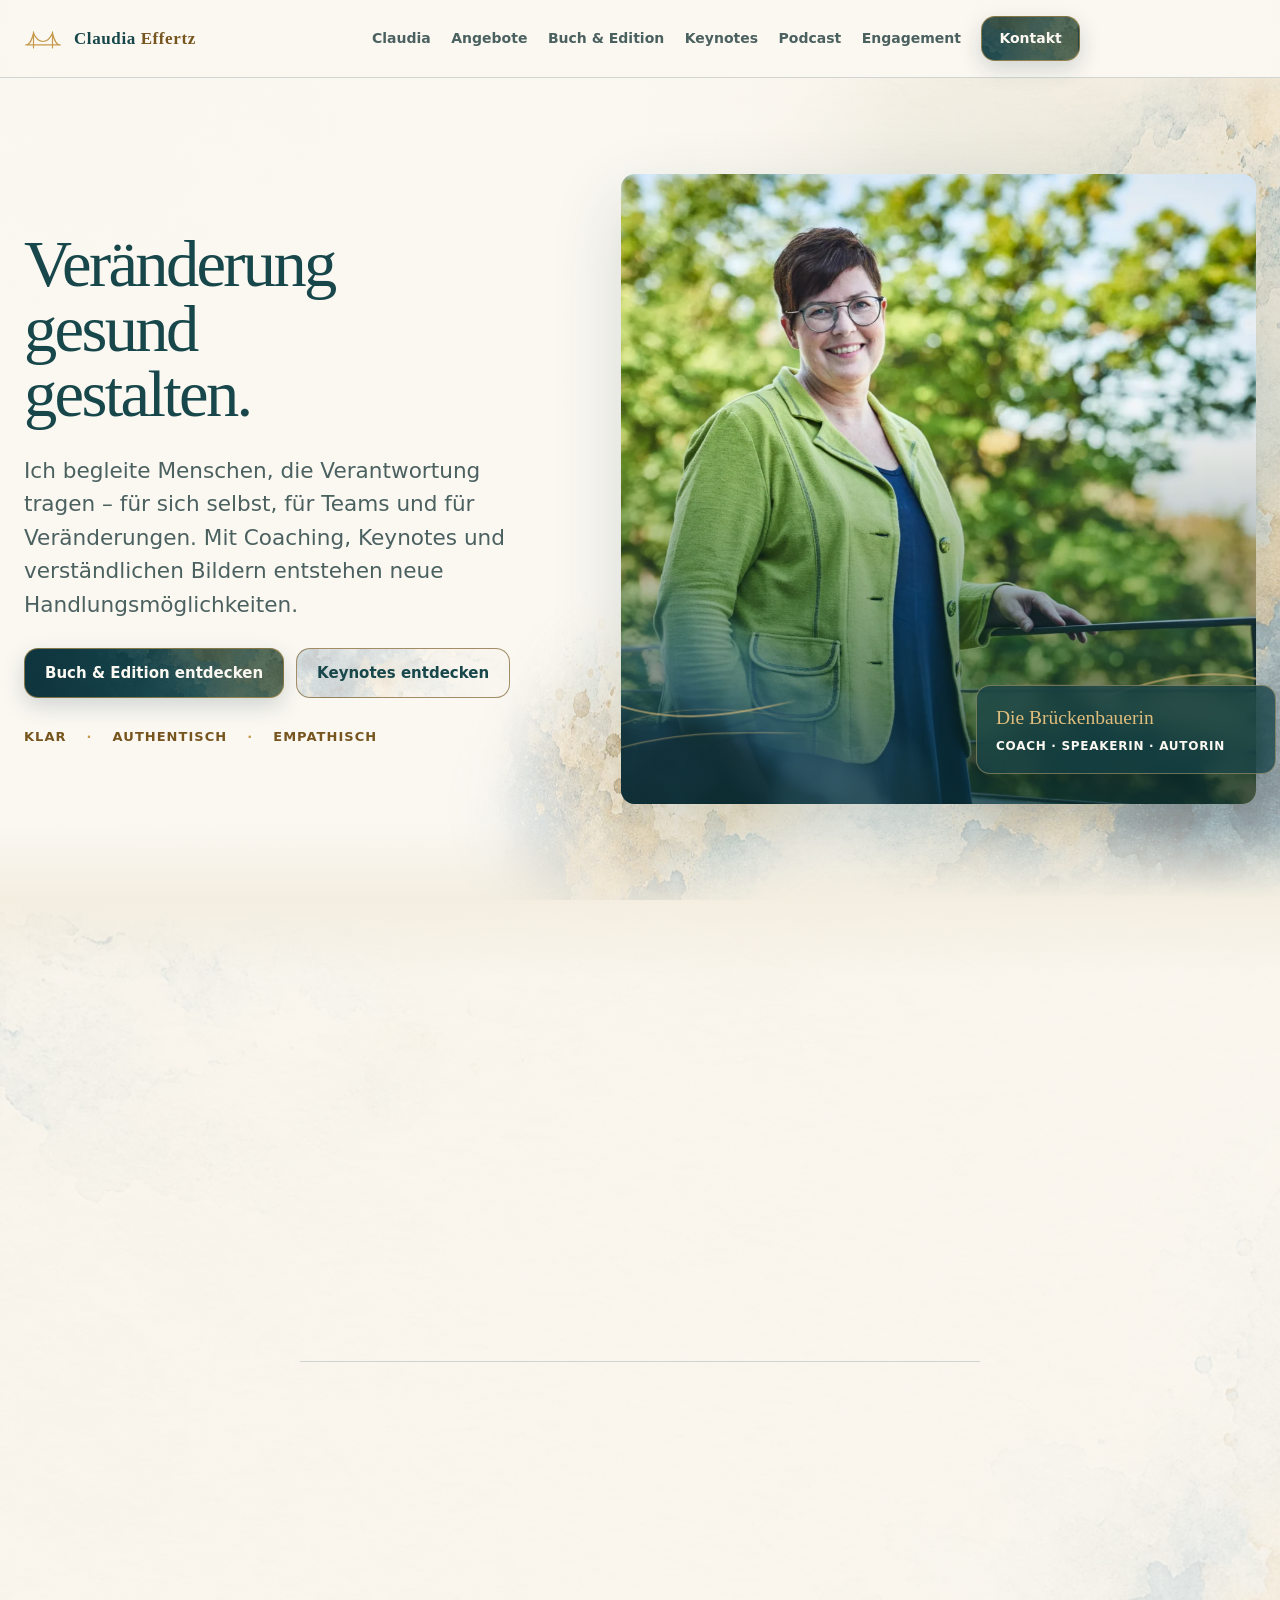
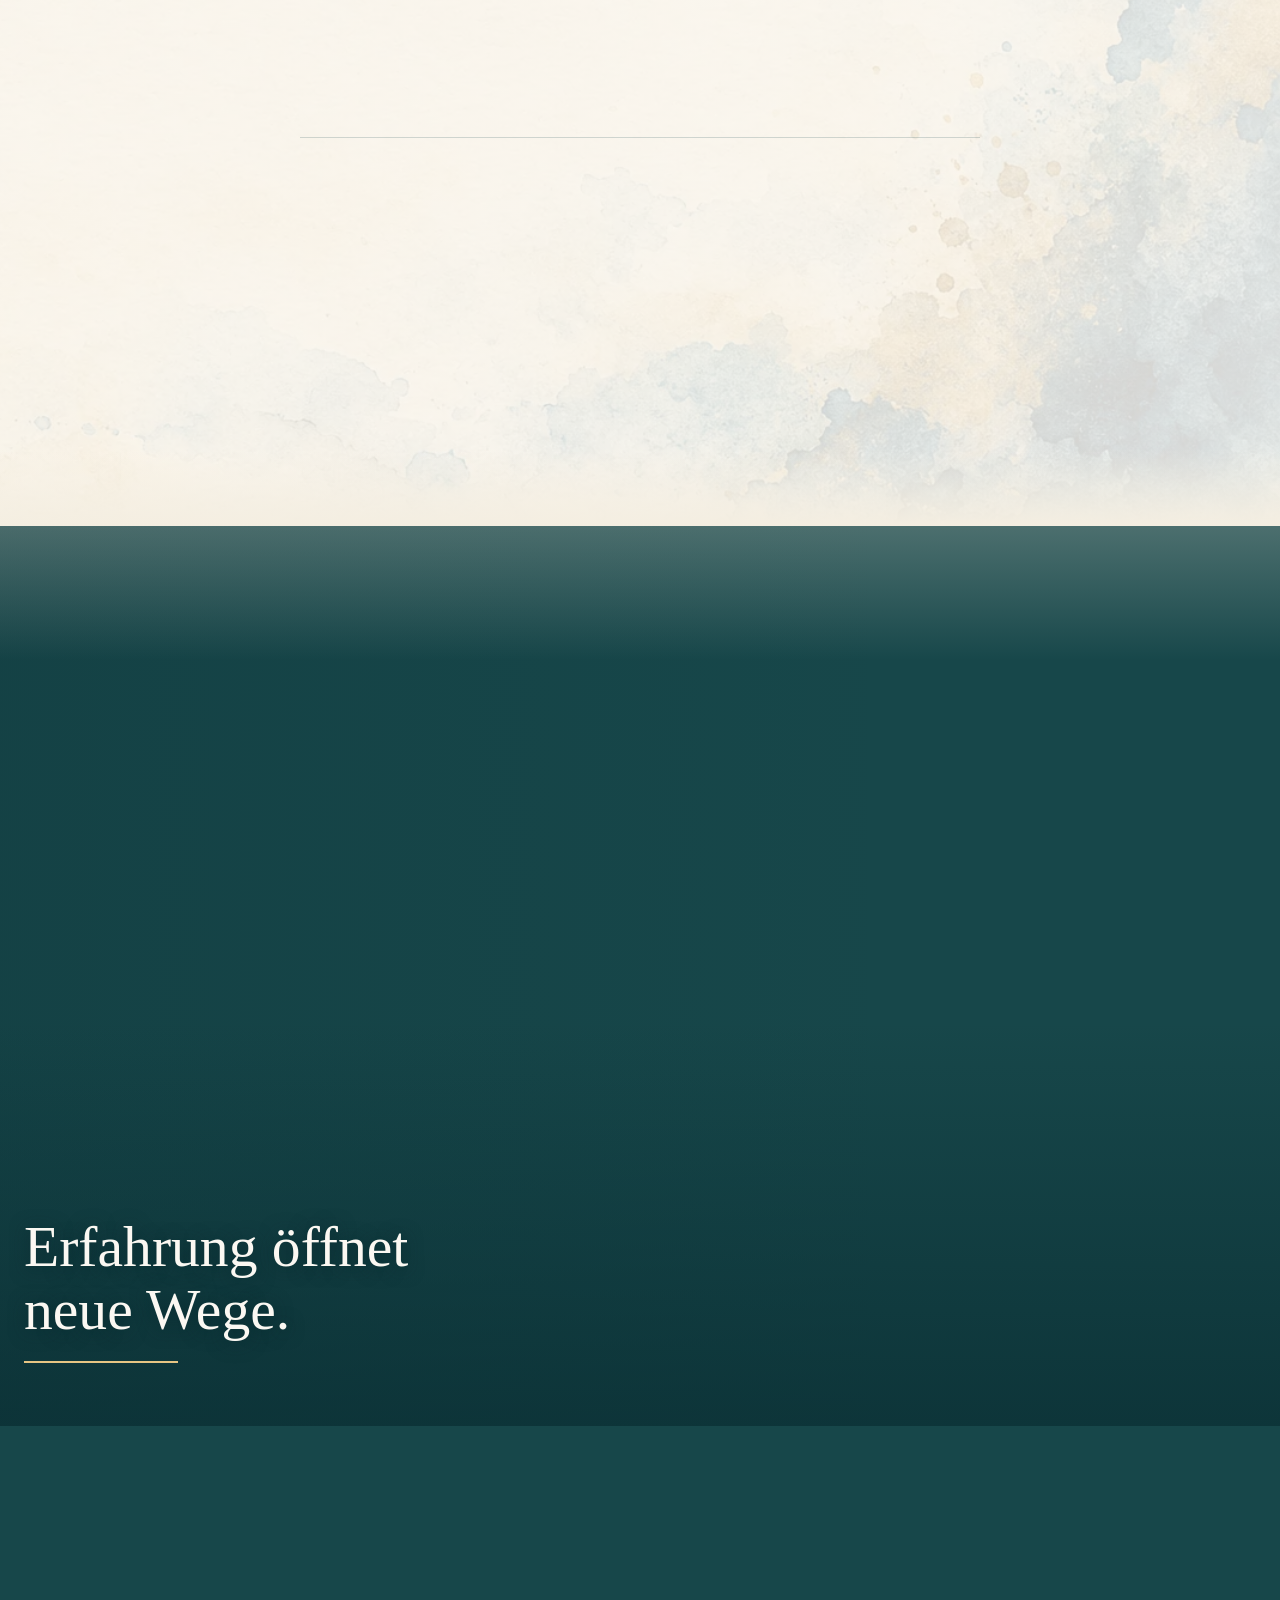
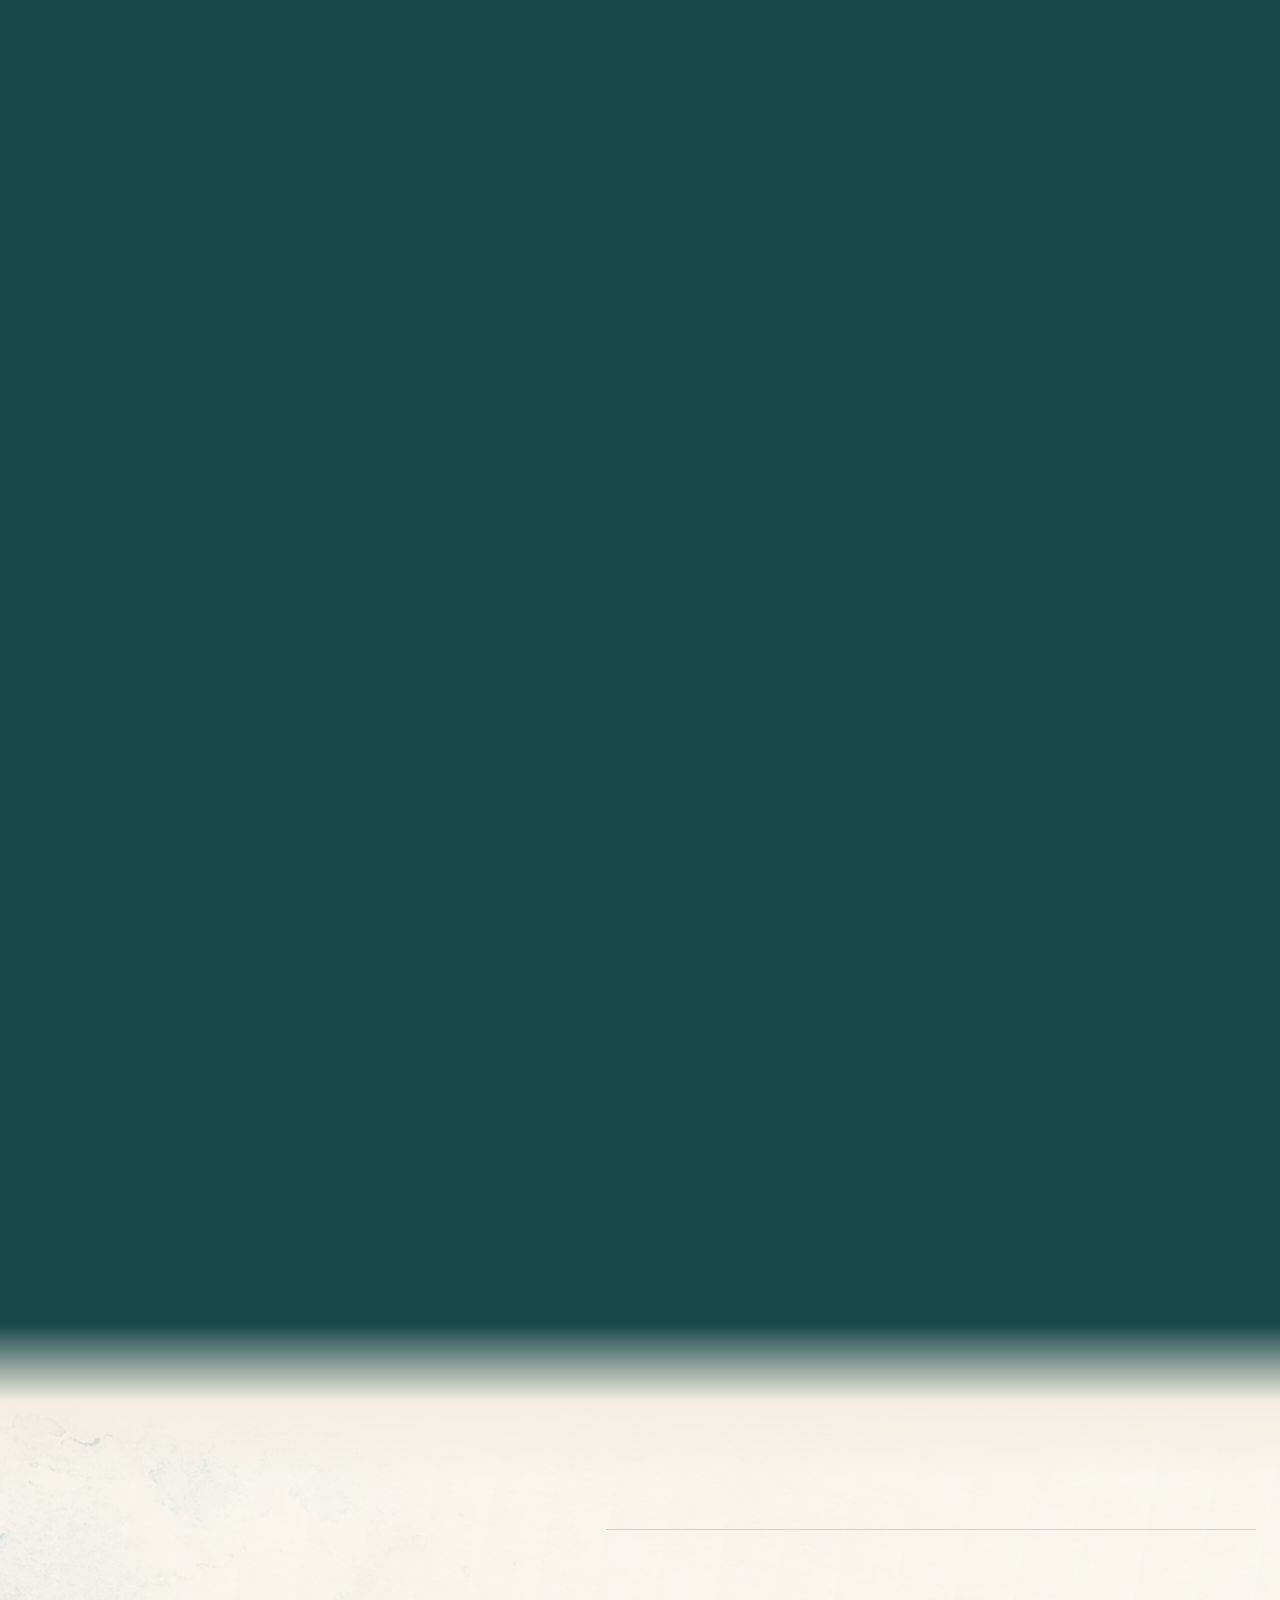
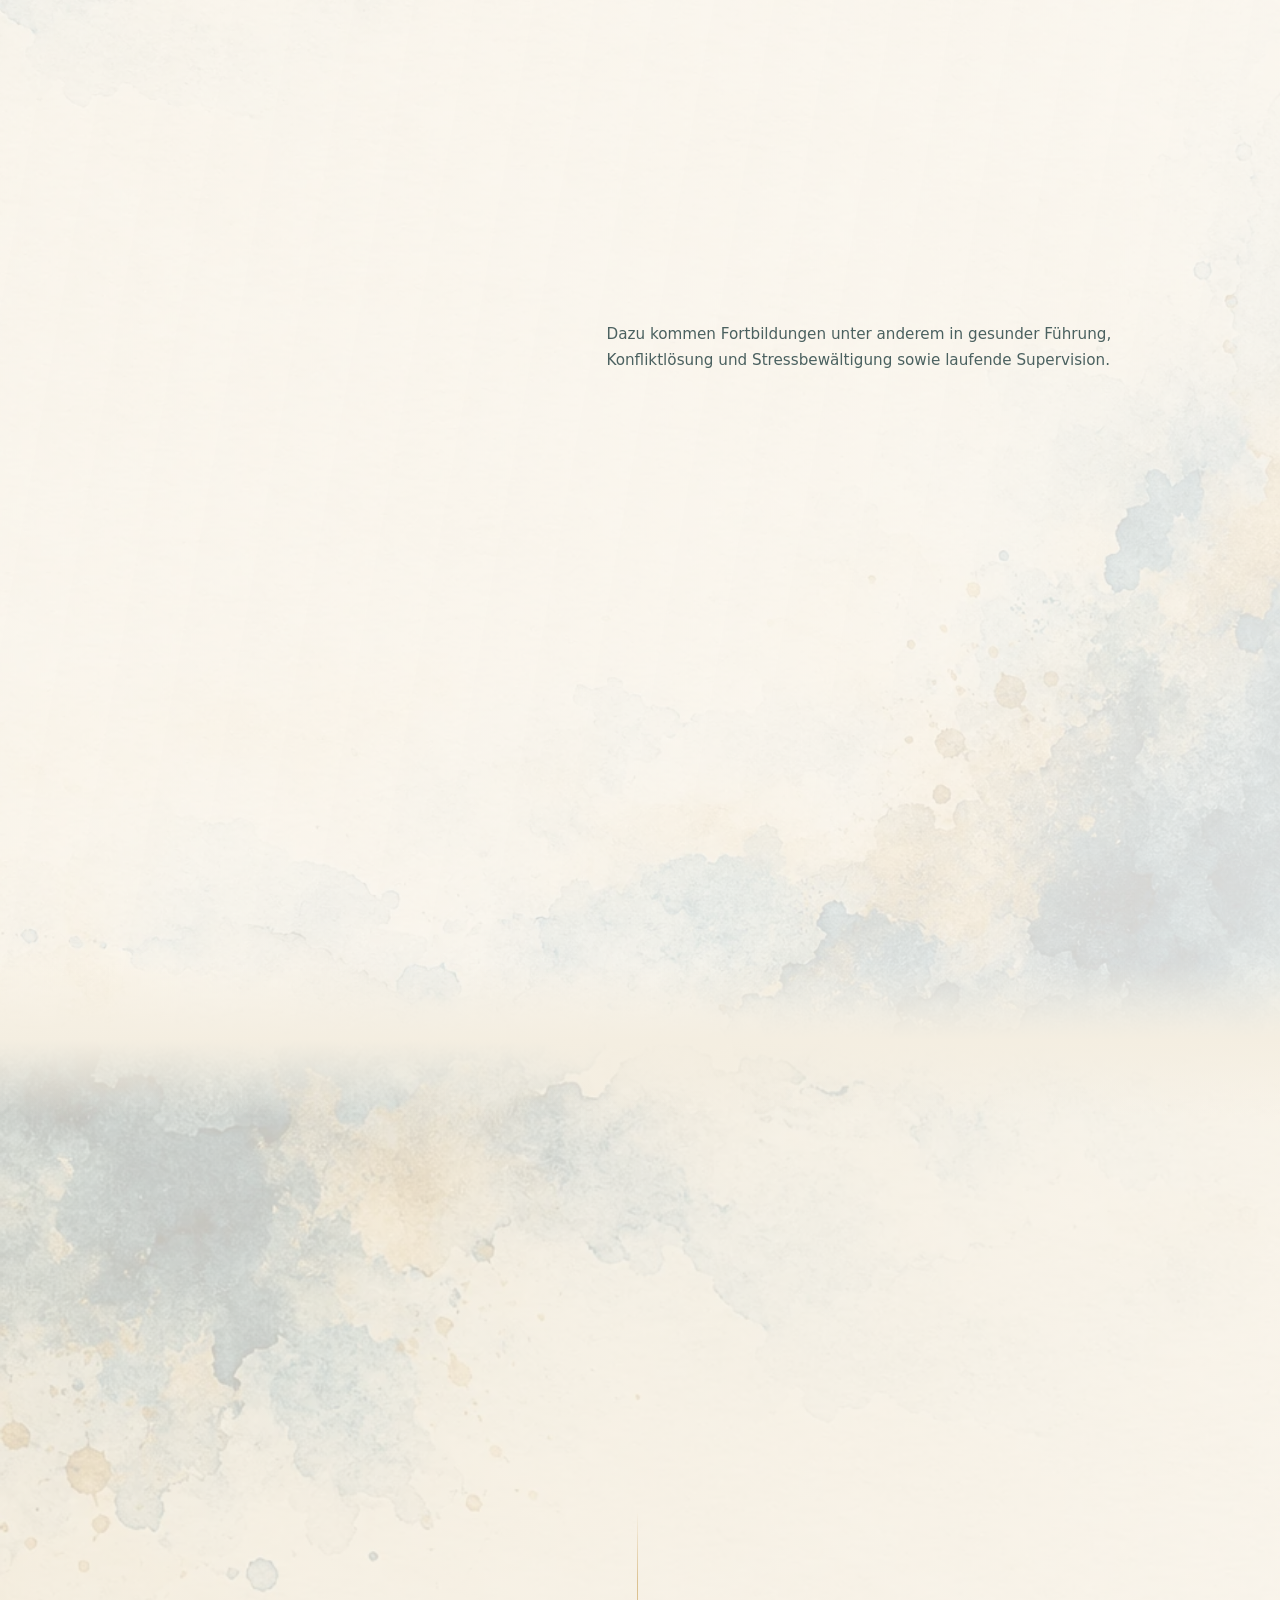
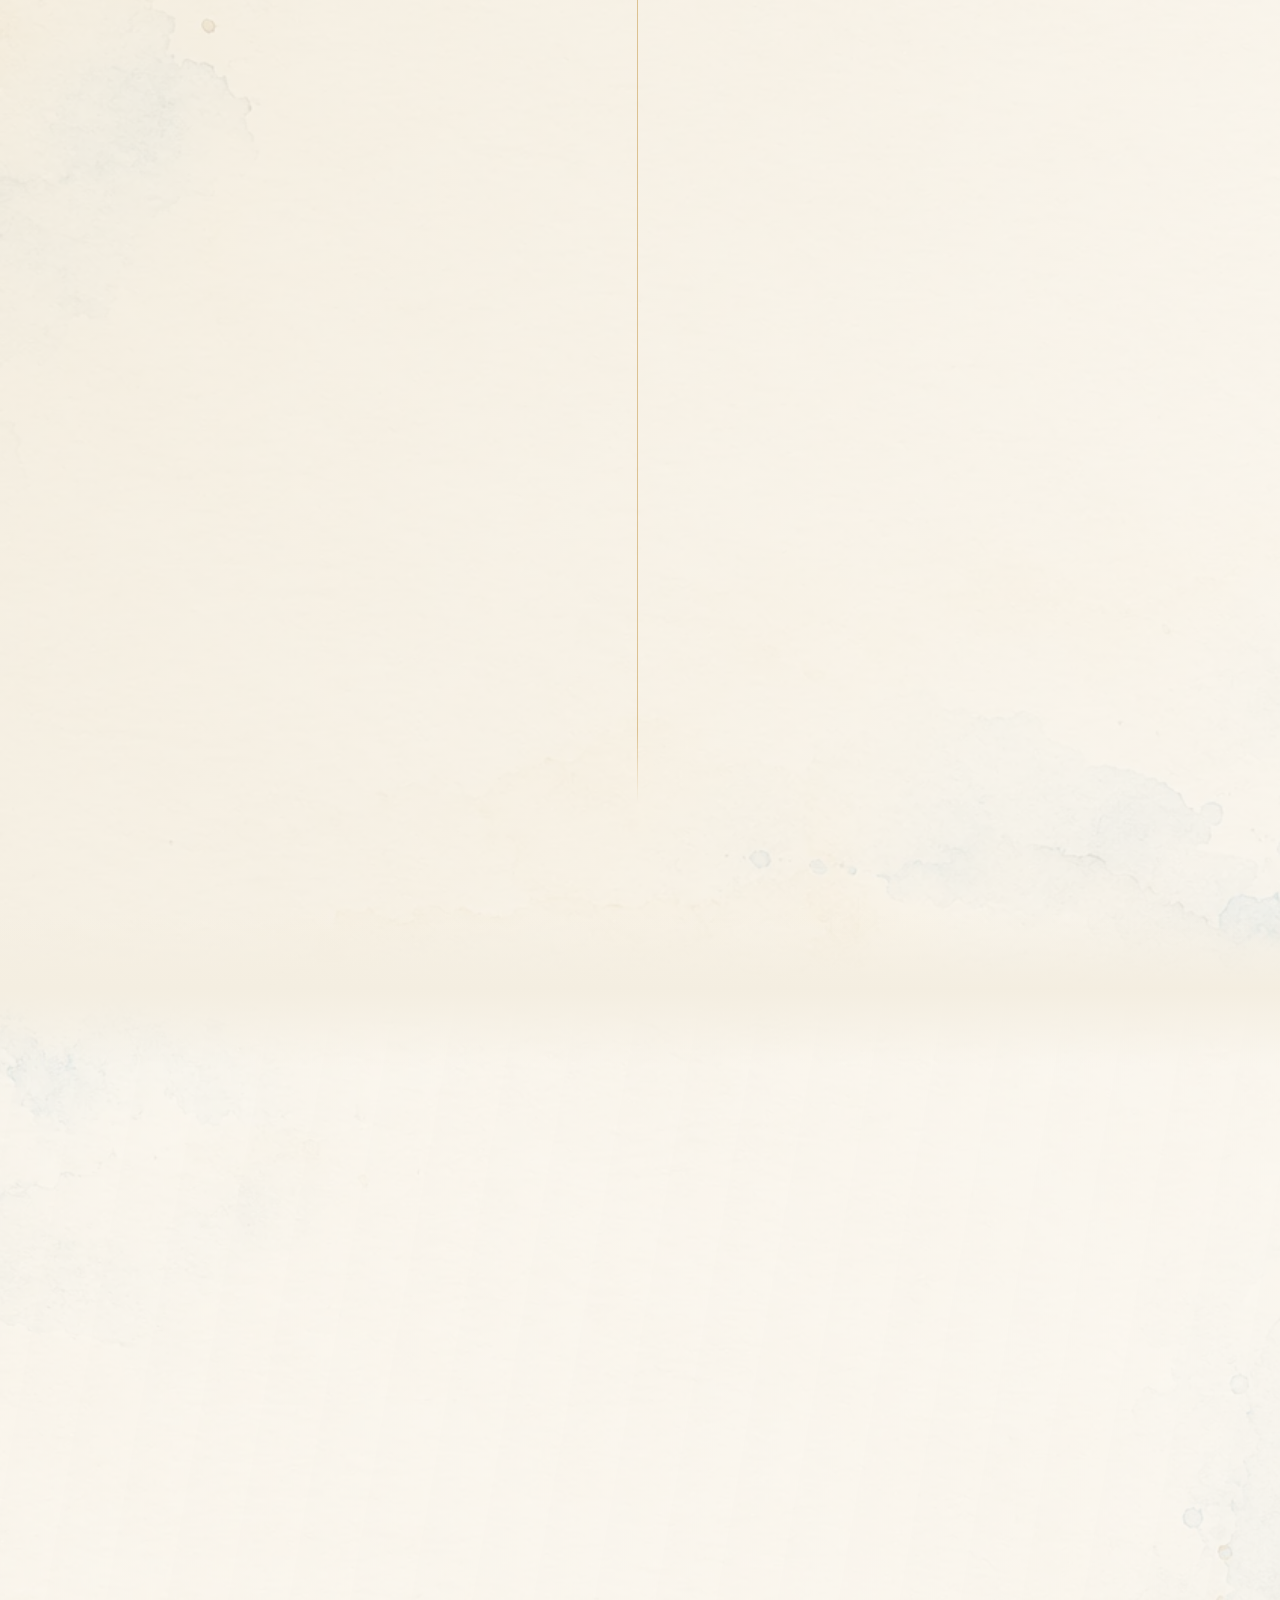
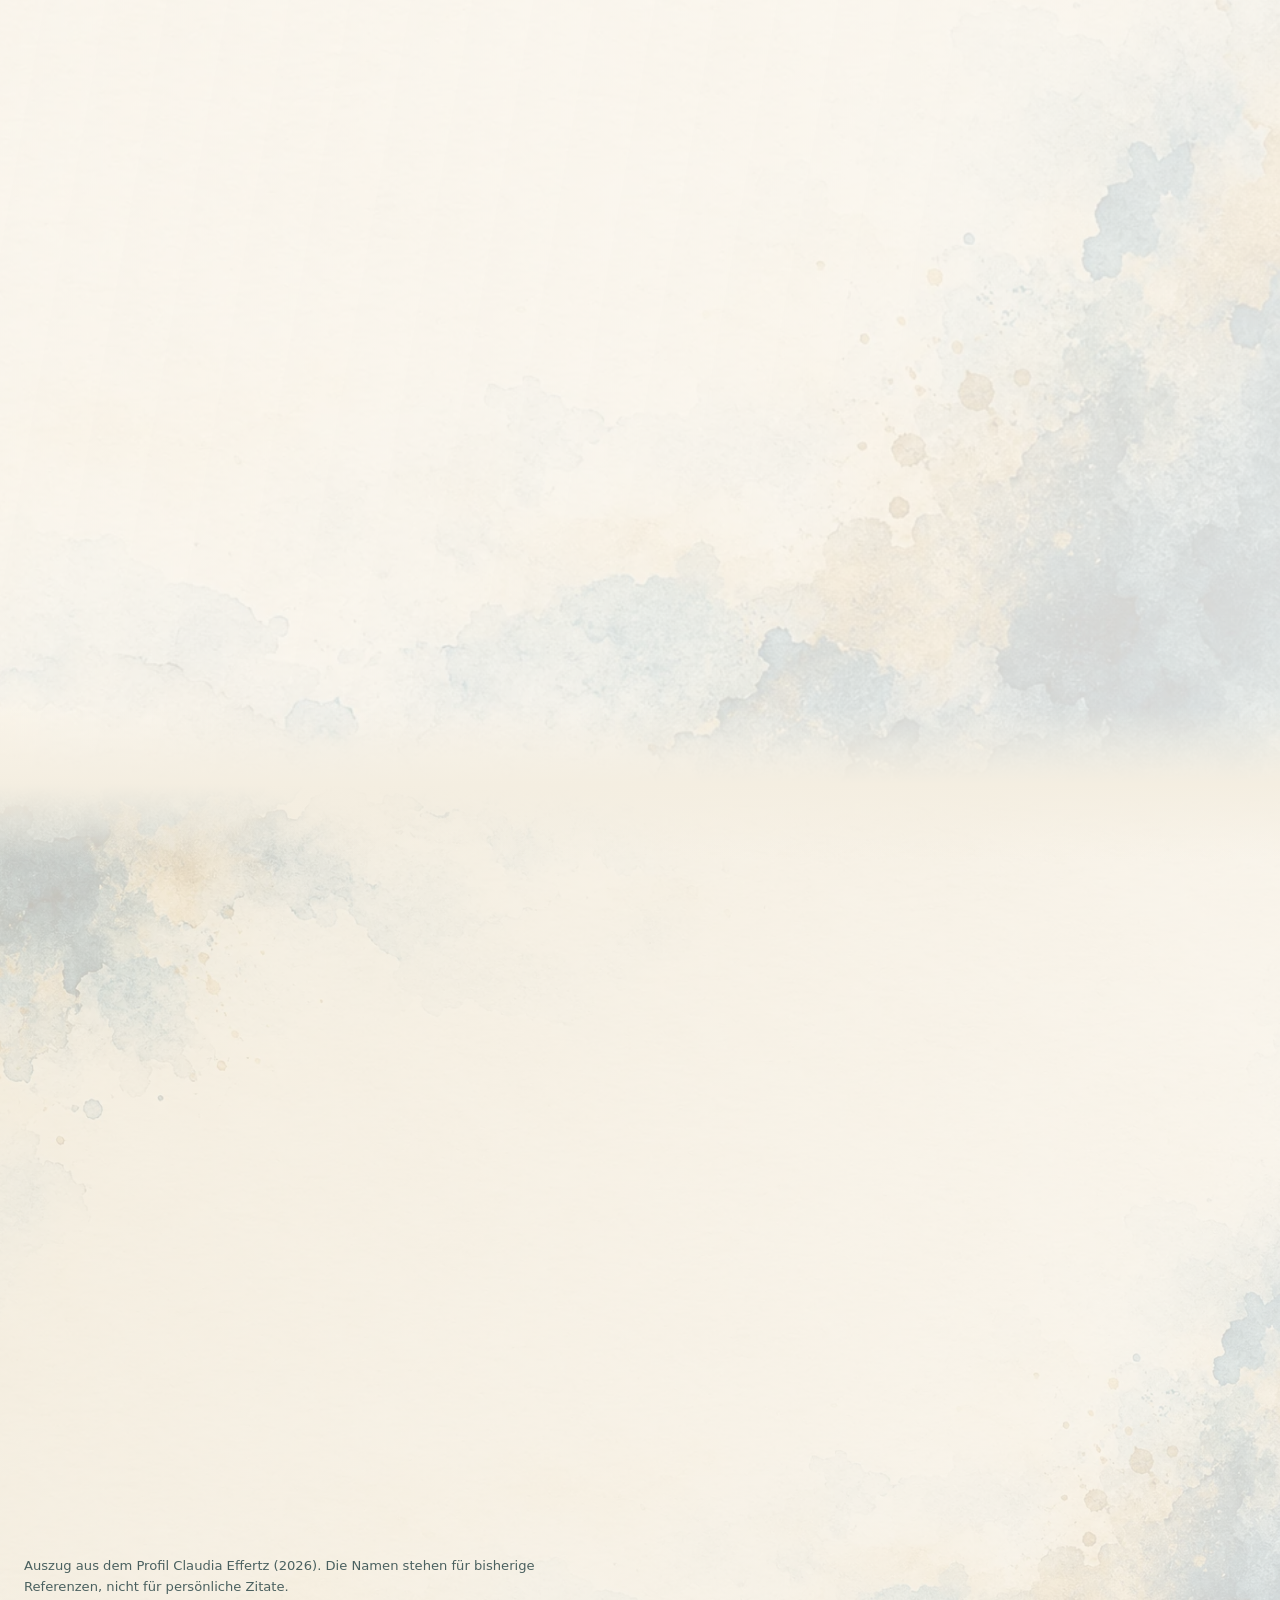
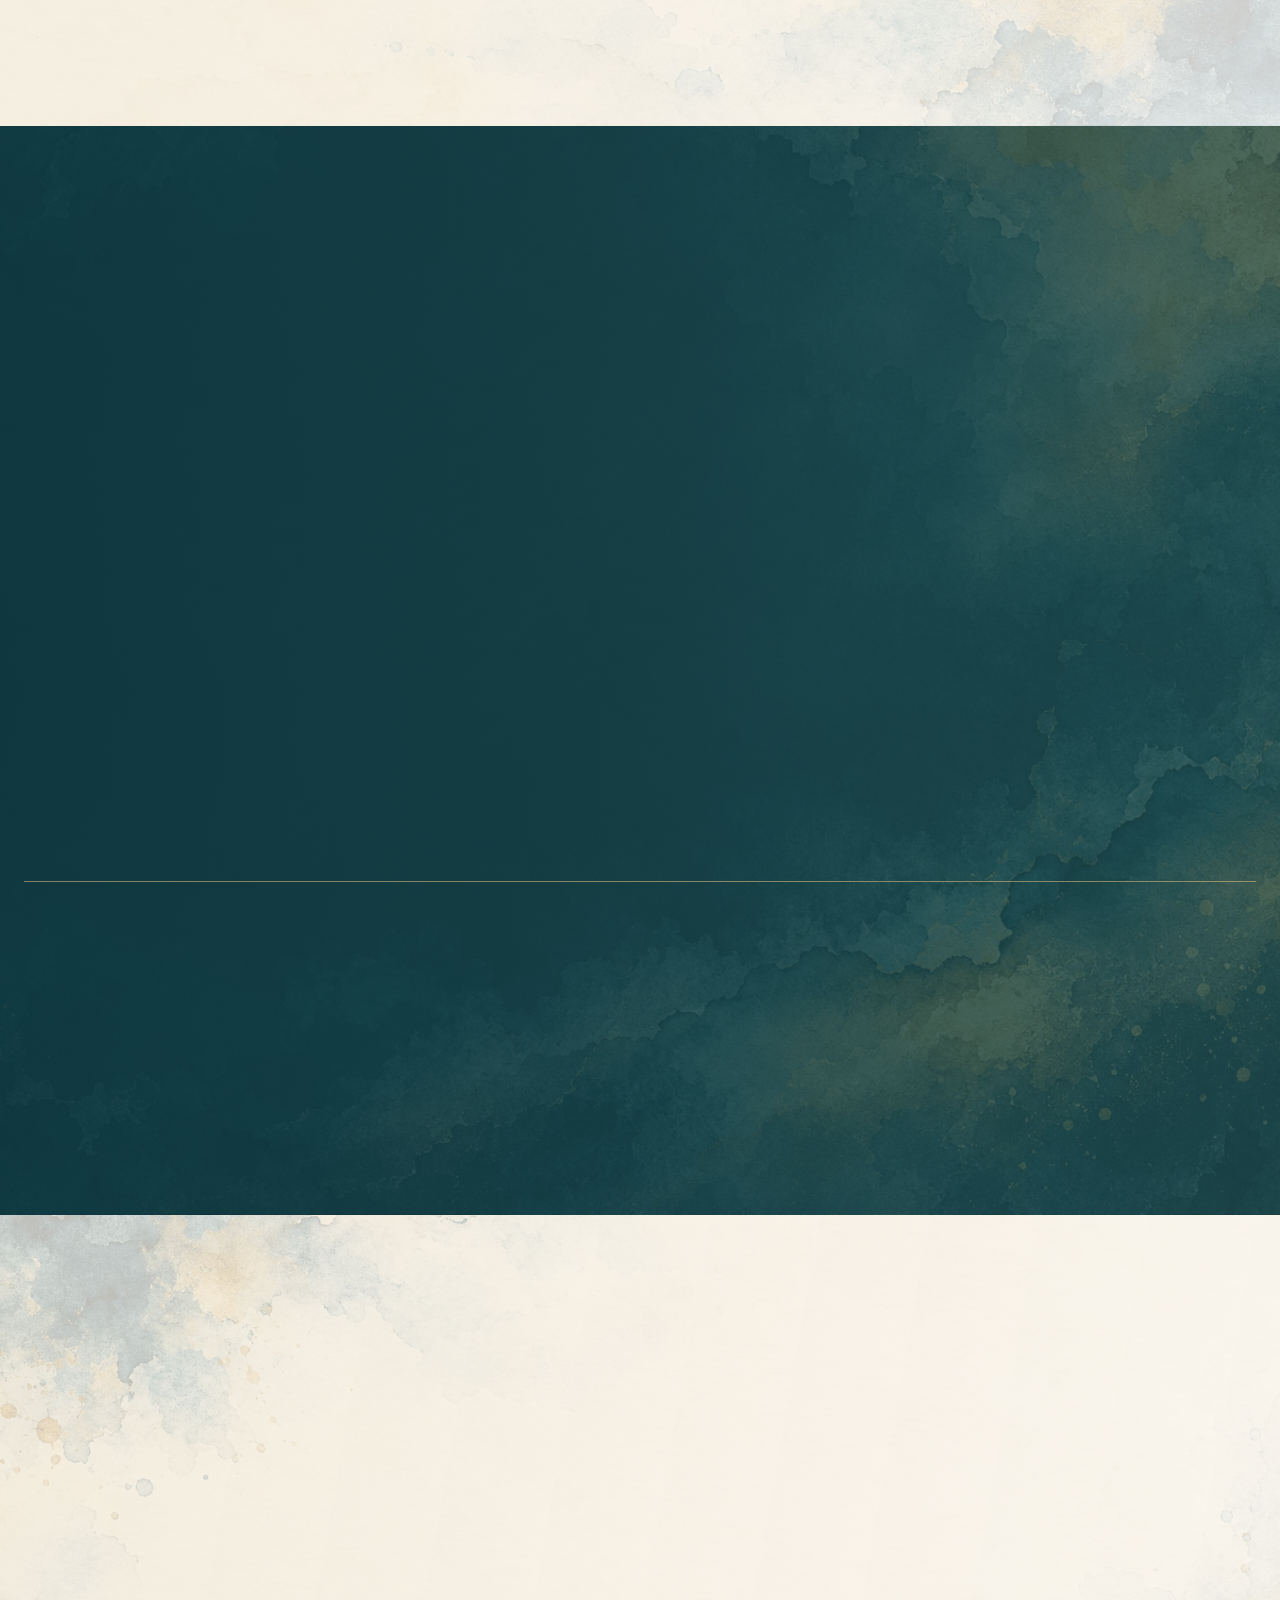
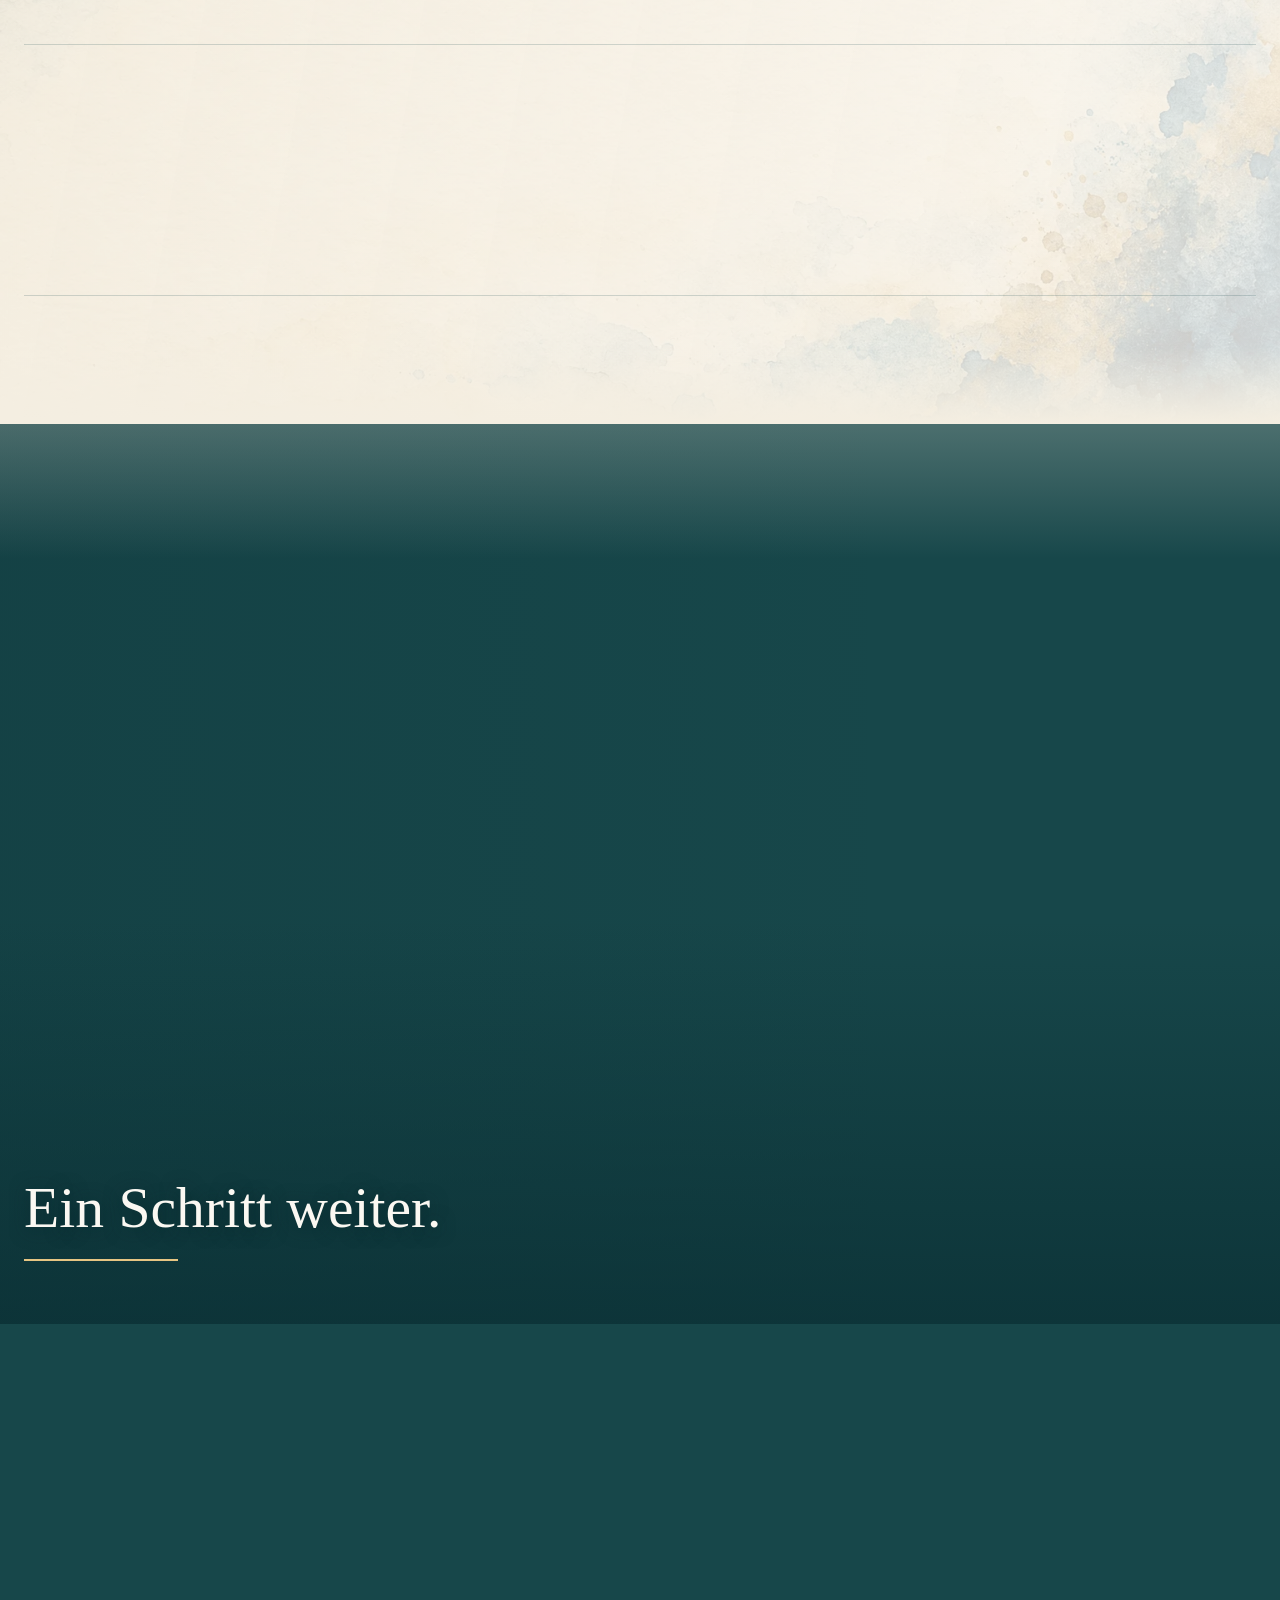
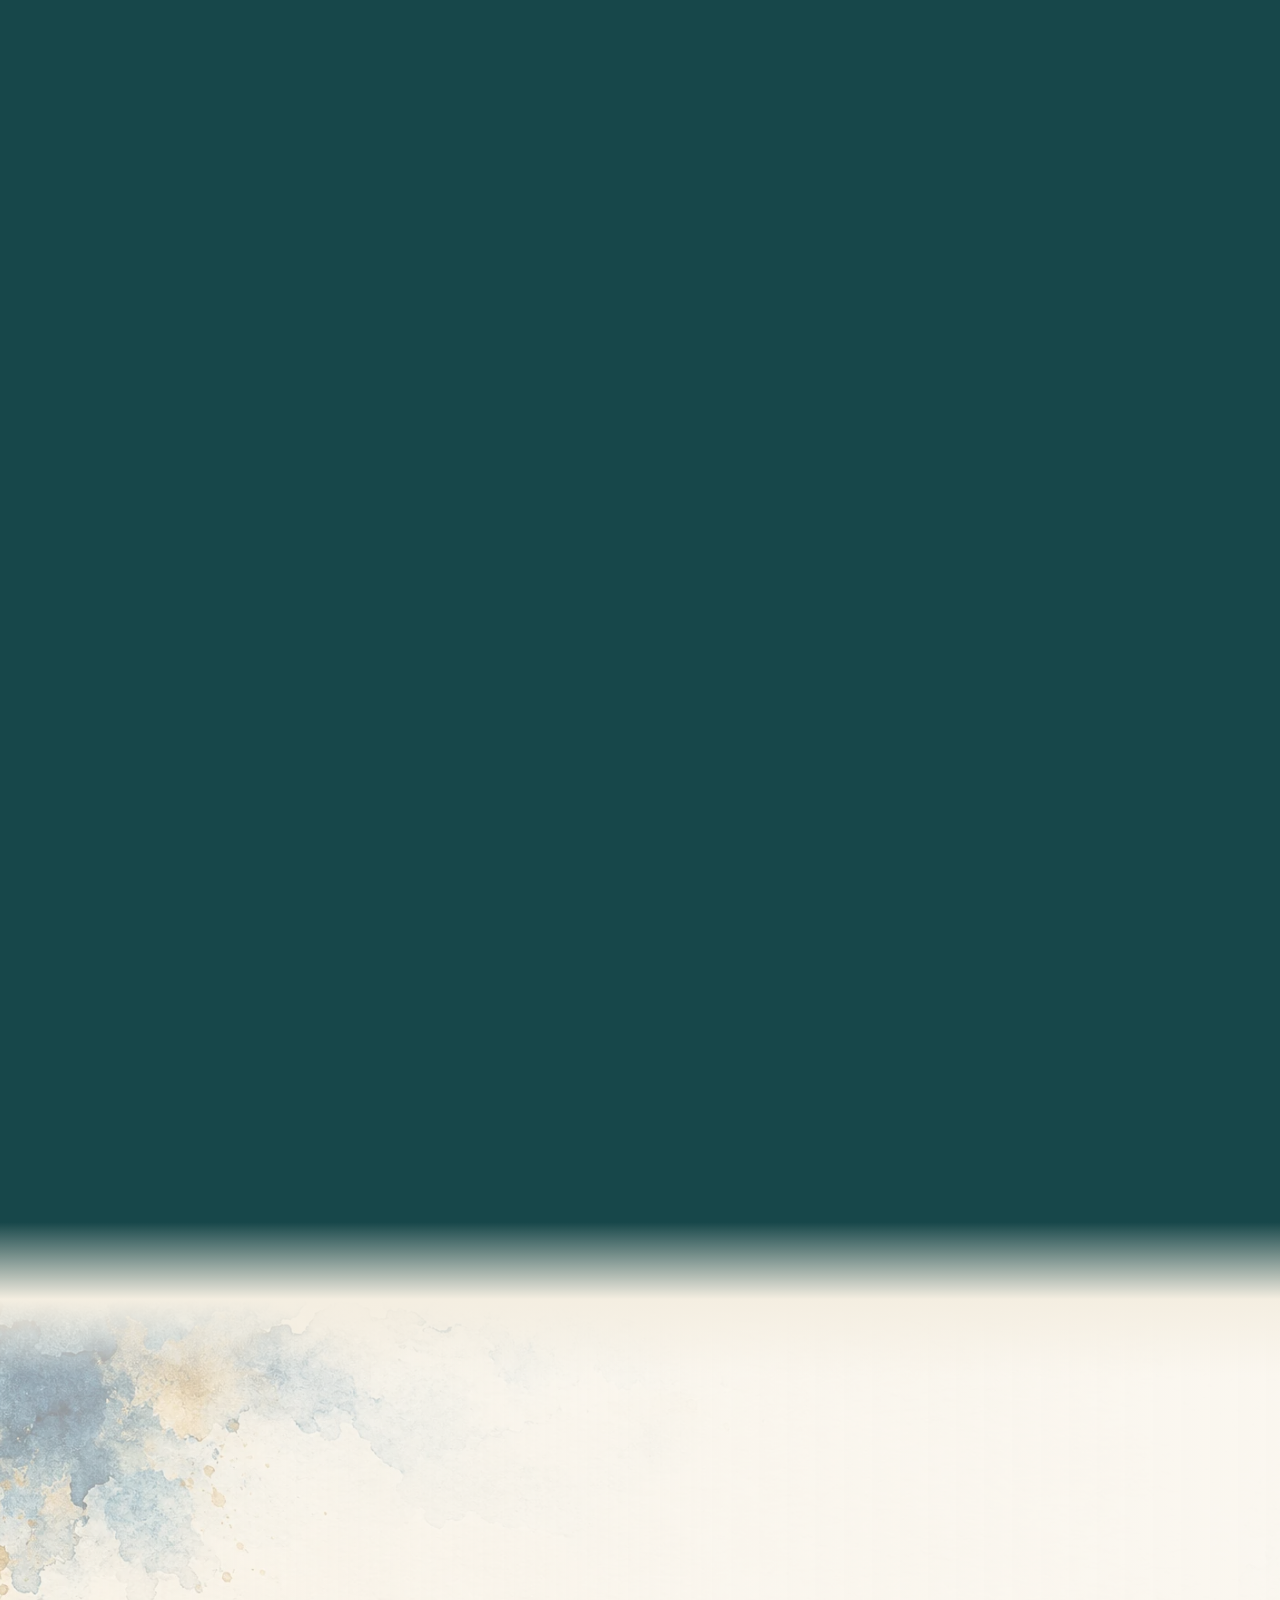
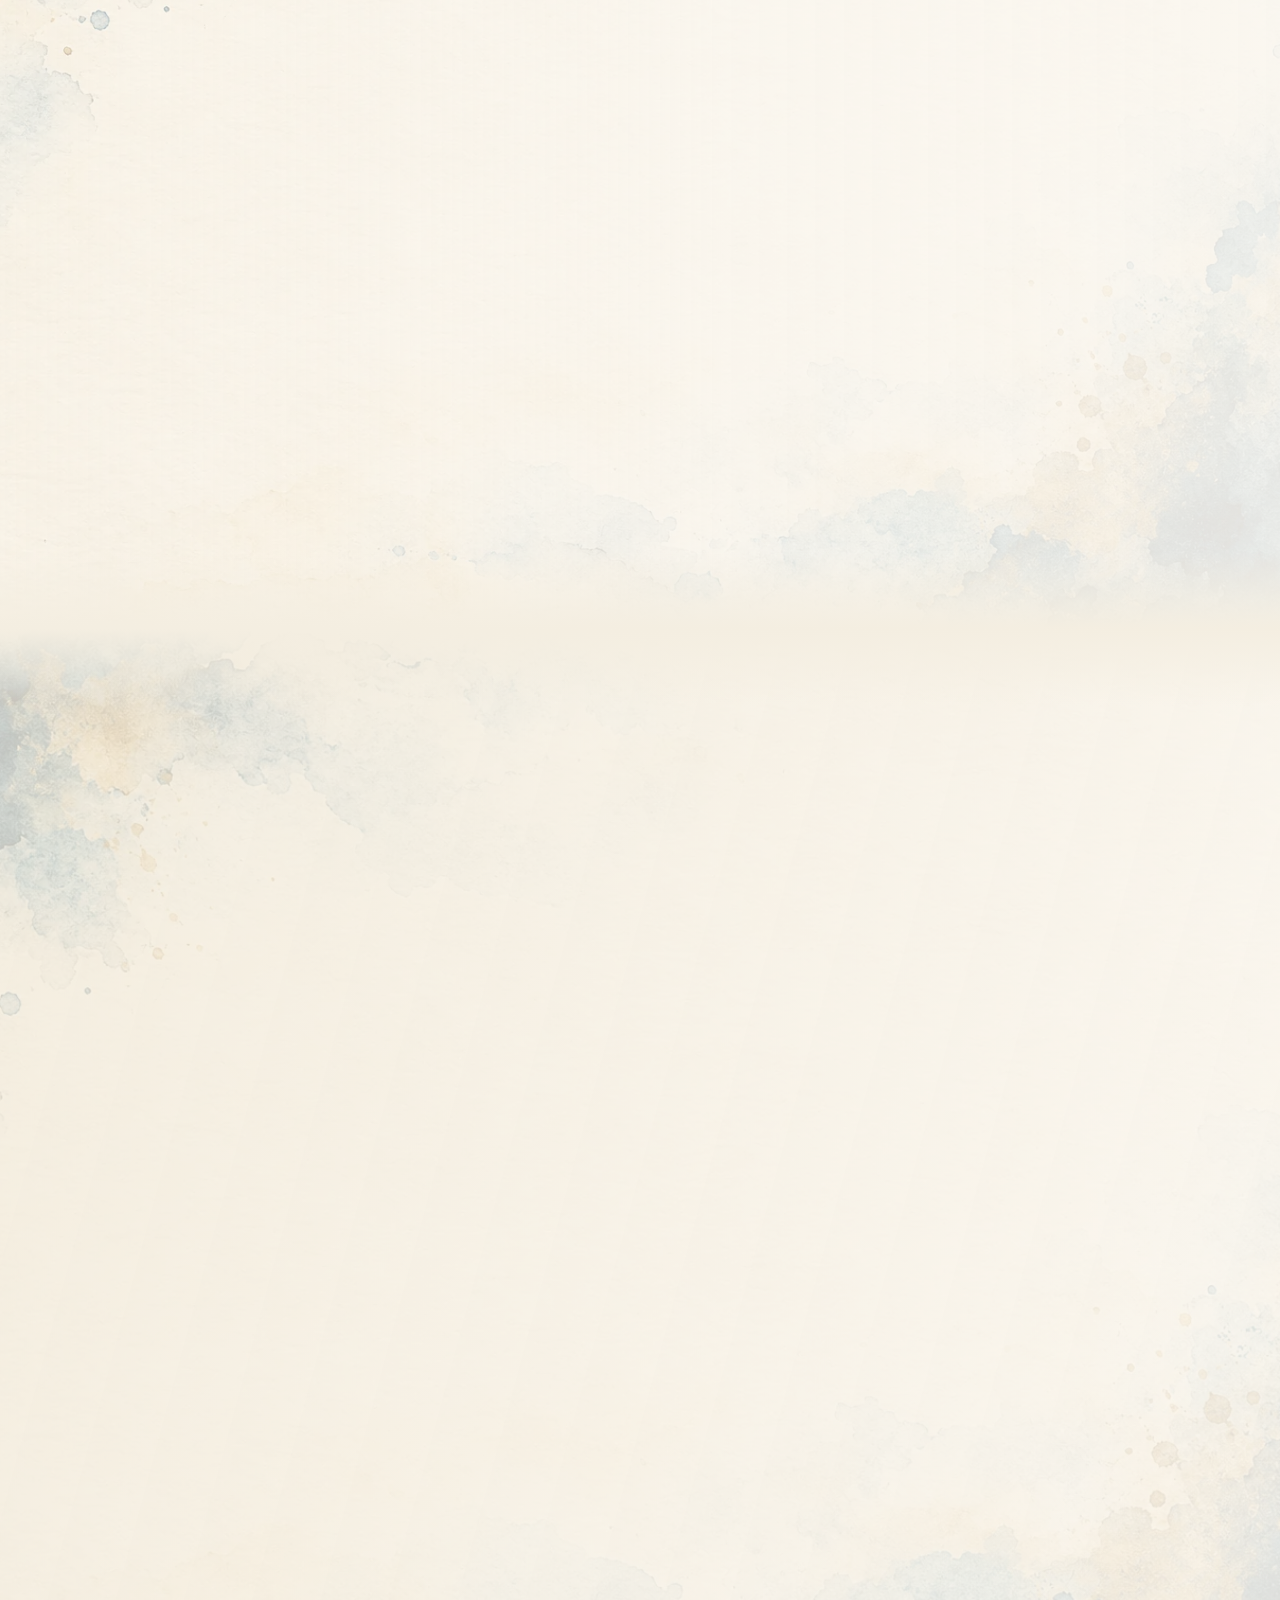
<file: index.html>
<!doctype html>
<html lang="de">
  <head>
    <meta charset="utf-8">
    <meta name="viewport" content="width=device-width, initial-scale=1">
    <meta http-equiv="Content-Security-Policy" content="default-src 'self'; base-uri 'self'; object-src 'none'; form-action 'none'; frame-src 'none'; script-src 'self'; style-src 'self'; img-src 'self' data:; font-src 'self'; connect-src 'self'; media-src 'self'">
    <meta name="robots" content="noindex, nofollow">
    <meta name="theme-color" content="#F4EEE1">
    <link rel="icon" href="data:image/svg+xml,%3Csvg xmlns='http://www.w3.org/2000/svg' viewBox='0 0 64 64'%3E%3Crect width='64' height='64' rx='12' fill='%2317474a'/%3E%3Cpath d='M14 39h36M20 39l6-15 6 15 6-15 6 15' fill='none' stroke='%23dfbd7c' stroke-width='4' stroke-linecap='round' stroke-linejoin='round'/%3E%3C/svg%3E">
    <meta name="description" content="Claudia Effertz verbindet Menschen, Perspektiven und Möglichkeiten. Coaching, Speaking, Führung, Veränderung, Buch und Podcast.">
    <meta property="og:title" content="Claudia Effertz | Die Brückenbauerin">
    <meta property="og:description" content="Vom Verstehen zur Veränderung. Coaching, Speaking und Organisationsentwicklung mit Klarheit und Wärme.">
    <meta property="og:type" content="website">
    <meta property="og:image" content="assets/ce-portrait-hero.webp">
    <title>Claudia Effertz – Die Brückenbauerin</title>
    <link rel="preload" href="assets/ce-portrait-hero.webp" as="image" fetchpriority="high">
    <link rel="stylesheet" href="styles.css?v=main-media-2">
    <link rel="stylesheet" href="preview-scroll/bridge-scroll.css?v=3">
    <script src="script.js?v=main-media-2" defer></script>
    <script src="preview-scroll/bridge-scroll.js?v=4" defer></script>
  </head>
  <body class="site-home">
    <a class="skip-link" href="#inhalt">Zum Inhalt</a>

    <header class="site-header" data-header>
      <a class="brand" href="#start" aria-label="Claudia Effertz, Startseite">
        <svg class="brand__mark" viewBox="0 0 64 40" aria-hidden="true">
          <path d="M3 30h58M16 8v27M48 8v27M16 10c8 19 24 19 32 0M3 30c7 0 10-8 13-20M48 10c3 12 6 20 13 20"/>
        </svg>
        <span>Claudia <strong>Effertz</strong></span>
      </a>

      <nav class="desktop-nav" aria-label="Hauptnavigation">
        <a href="#claudia">Claudia</a>
        <a href="#angebote">Angebote</a>
        <a href="buch/">Buch &amp; Edition</a>
        <a href="#keynotes">Keynotes</a>
        <a href="podcast/">Podcast</a>
        <a href="#engagement">Engagement</a>
        <a class="nav-cta" href="#kontakt">Kontakt</a>
      </nav>

      <div class="header-actions">
        <button class="menu-button" type="button" aria-expanded="false" aria-controls="mobile-menu" data-menu-button>Menü</button>
      </div>
      <nav class="mobile-nav" id="mobile-menu" aria-label="Mobile Navigation" data-mobile-menu hidden>
        <a href="#claudia">Claudia</a>
        <a href="#angebote">Angebote</a>
        <a href="buch/">Buch &amp; Edition</a>
        <a href="#keynotes">Keynotes</a>
        <a href="podcast/">Podcast</a>
        <a href="#engagement">Engagement</a>
        <a href="#kontakt">Kontakt</a>
      </nav>
      <span class="site-header__progress" aria-hidden="true"></span>
    </header>

    <main id="inhalt" tabindex="-1">
      <section class="hero" id="start" aria-labelledby="hero-title">
        <div class="shell hero__grid">
          <div class="hero__copy">
            <h1 id="hero-title"><span>Veränderung</span><span>gesund gestalten.</span></h1>
            <p class="hero__lead">Ich begleite Menschen, die Verantwortung tragen – für sich selbst, für Teams und für Veränderungen. Mit Coaching, Keynotes und verständlichen Bildern entstehen neue Handlungsmöglichkeiten.</p>
            <div class="actions">
              <a class="button button--primary" href="buch/">Buch &amp; Edition entdecken</a>
              <a class="button button--secondary" href="#keynotes">Keynotes entdecken</a>
            </div>
            <p class="hero__values"><span>Klar</span><span>Authentisch</span><span>Empathisch</span></p>
          </div>
          <div class="hero__stage">
            <figure class="hero__media">
              <img src="assets/ce-portrait-hero.webp" width="1600" height="1068" alt="Claudia Effertz im grünen Blazer vor einem natürlichen Hintergrund" fetchpriority="high">
              <span class="hero__shade" aria-hidden="true"></span>
              <svg class="hero__connection" viewBox="0 0 720 260" preserveAspectRatio="none" aria-hidden="true" focusable="false" data-living-connection>
                <path class="hero__connection-line hero__connection-line--far" pathLength="1" d="M-32 205C118 122 242 224 360 166C480 108 596 192 752 108"/>
                <path class="hero__connection-line hero__connection-line--main" pathLength="1" d="M-28 154C126 226 246 110 360 166C486 228 592 88 748 148"/>
                <path class="hero__connection-line hero__connection-line--near" pathLength="1" d="M-36 226C126 166 244 224 360 174C486 126 610 214 758 132"/>
              </svg>
            </figure>
            <aside class="hero__glass" aria-label="Positionierung">
              <span>Die Brückenbauerin</span>
              <strong>Coach · Speakerin · Autorin</strong>
            </aside>
          </div>
        </div>
      </section>

      <section class="intro section" id="claudia" aria-labelledby="claudia-title">
        <div class="shell intro__grid">
          <div data-reveal>
            <h2 id="claudia-title">Veränderung darf verständlich sein.</h2>
          </div>
          <div class="prose" data-reveal>
            <p>Als Senior Coach (DCV), Organisationsentwicklerin, Autorin und Speakerin begleite ich seit über 25 Jahren Menschen und Organisationen in Veränderung.</p>
            <p>Meine Erfahrung als Führungskraft, Geschäftsführerin und Betriebsratsvorsitzende hilft mir, unterschiedliche Perspektiven zusammenzubringen – mit Klarheit, Empathie und einem Blick für das Machbare.</p>
          </div>
        </div>
        <ul class="shell connections" aria-label="Claudia Effertz verbindet Gegensätze">
          <li data-reveal aria-label="Wirtschaft und Menschlichkeit"><span aria-hidden="true">Wirtschaft</span><i aria-hidden="true"></i><span aria-hidden="true">Menschlichkeit</span></li>
          <li data-reveal aria-label="Herz und Verstand"><span aria-hidden="true">Herz</span><i aria-hidden="true"></i><span aria-hidden="true">Verstand</span></li>
          <li data-reveal aria-label="Gesundheit und Leistung"><span aria-hidden="true">Gesundheit</span><i aria-hidden="true"></i><span aria-hidden="true">Leistung</span></li>
          <li data-reveal aria-label="Erfahrung und Innovation"><span aria-hidden="true">Erfahrung</span><i aria-hidden="true"></i><span aria-hidden="true">Innovation</span></li>
          <li data-reveal aria-label="Wissenschaft und Praxis"><span aria-hidden="true">Wissenschaft</span><i aria-hidden="true"></i><span aria-hidden="true">Praxis</span></li>
        </ul>
        <dl class="shell facts" aria-label="Erfahrung und Arbeitsweise">
          <div data-reveal><dt data-count-from="0" data-count-to="21" aria-label="21">21</dt><dd>erste Führungsaufgabe</dd></div>
          <div data-reveal><dt data-count-from="2026" data-count-to="1999" aria-label="1999">1999</dt><dd>Start in die Selbstständigkeit</dd></div>
          <div data-reveal><dt data-count-from="0" data-count-to="25" data-count-suffix="+" aria-label="mehr als 25">25+</dt><dd>Jahre Begleitung</dd></div>
          <div data-reveal><dt class="facts__word">DCV</dt><dd>Senior Coach</dd></div>
        </dl>
      </section>

      <section class="bridge-journey" aria-label="Brückenfahrt zu Aus- und Weiterbildung" data-bridge-journey data-clip="00">
        <div class="bridge-journey__stage">
          <picture class="bridge-journey__poster" aria-hidden="true">
            <source media="(max-width: 700px)" srcset="preview-scroll/media/poster/mobil_00_start.jpg">
            <img src="preview-scroll/media/poster/desktop_00_start.jpg" width="1280" height="720" alt="" loading="lazy" decoding="async">
          </picture>
          <video class="bridge-journey__video" muted playsinline preload="none" aria-hidden="true" tabindex="-1"></video>
          <div class="bridge-journey__shade" aria-hidden="true"></div>
          <div class="bridge-journey__copy shell">
            <p>Erfahrung öffnet neue Wege.</p>
          </div>
        </div>
      </section>

      <section class="section credentials" id="qualifikationen" aria-labelledby="credentials-title">
        <div class="shell credentials__layout">
          <header class="credentials__intro" data-reveal>
            <span class="section-kicker">Aus- und Weiterbildung · Auszug</span>
            <h2 id="credentials-title">Ein solides Fundament. Viele Perspektiven.</h2>
            <p>Meine Arbeit verbindet Coaching, Kommunikation und Führung mit kontinuierlicher fachlicher Weiterentwicklung.</p>
            <figure class="credentials__image" data-reveal>
              <img src="assets/ce-credentials-bridge.webp" width="1122" height="1402" alt="Ein kleines goldenes Brückenmodell steht über den Seiten eines offenen Notizbuchs" loading="lazy" decoding="async">
            </figure>
          </header>
          <div>
            <ul class="credentials__list" aria-label="Ausgewählte Aus- und Weiterbildungen">
              <li data-reveal><span aria-hidden="true">01</span><p>Coach, zertifiziert beim DCV</p></li>
              <li data-reveal><span aria-hidden="true">02</span><p>NLP-Resonanz®: Practitioner, Coach, Master und Trainer</p></li>
              <li data-reveal><span aria-hidden="true">03</span><p>Trainer- und Coachausbildung bei der Deutschen Bank · DISG-Trainerlizenz</p></li>
              <li data-reveal><span aria-hidden="true">04</span><p>Resonanz-Kinder- und Jugend-Coach</p></li>
              <li data-reveal><span aria-hidden="true">05</span><p>Gordon-Familienkonferenz und LET (Managerkonferenz)</p></li>
            </ul>
            <p class="credentials__note">Dazu kommen Fortbildungen unter anderem in gesunder Führung, Konfliktlösung und Stressbewältigung sowie laufende Supervision.</p>
          </div>
        </div>
      </section>

      <section class="section method" aria-labelledby="method-title">
        <div class="shell">
          <header class="section-head" data-reveal>
            <h2 id="method-title">Aus Einsicht wird Bewegung.</h2>
            <p>Sechs Schritte geben Veränderung eine klare Richtung.</p>
          </header>
          <div class="method__layout">
            <figure class="method__media" data-reveal>
              <img src="assets/ce-collaboration.webp" width="1536" height="1024" alt="Hände ordnen Karten rund um ein kleines Brückenmodell" loading="lazy" decoding="async">
            </figure>
            <ol class="method__list">
              <li data-reveal><strong>Verstehen</strong><span>Zusammenhänge, Bedürfnisse und Dynamiken erkennen.</span></li>
              <li data-reveal><strong>Verbinden</strong><span>Menschen, Perspektiven und Ressourcen zusammenbringen.</span></li>
              <li data-reveal><strong>Entwickeln</strong><span>Tragfähige Ideen und Lösungswege gestalten.</span></li>
              <li data-reveal><strong>Befähigen</strong><span>Verantwortung, Kompetenz und Zuversicht stärken.</span></li>
              <li data-reveal><strong>Umsetzen</strong><span>Aus Entscheidungen konkrete nächste Schritte machen.</span></li>
              <li data-reveal><strong>Verankern</strong><span>Wirkung im Alltag und in der Organisation sichern.</span></li>
            </ol>
          </div>
        </div>
      </section>

      <section class="section offers" id="angebote" aria-labelledby="offers-title">
        <div class="shell">
          <header class="section-head" data-reveal>
            <h2 id="offers-title">Wobei ich Brücken baue</h2>
            <p>Orientierung, Entwicklung und Umsetzung für Menschen und Organisationen in Bewegung.</p>
          </header>
          <div class="offers__grid">
            <article data-reveal><h3>Führung &amp; Veränderung</h3><p>Menschen stärken, Verantwortung ermöglichen und Wandel gestalten, ohne Menschen zu verlieren.</p></article>
            <article data-reveal><h3>Coaching &amp; Organisationsentwicklung</h3><p>Komplexität sortieren, Ressourcen aktivieren und tragfähige Lösungen gemeinsam entwickeln.</p></article>
            <article data-reveal><h3>Strategische Projektentwicklung</h3><p>Aus einer guten Idee ein klares Konzept, passende Verbindungen und reale Wirkung machen.</p></article>
            <article data-reveal><h3>Krisen &amp; Rollenwechsel</h3><p>Orientierung in Übergängen schaffen und neue Handlungsfähigkeit Schritt für Schritt aufbauen.</p></article>
            <article data-reveal><h3>Speakerin &amp; Keynotes</h3><p>Vorträge, die nachdenklich machen, Mut geben und neue Perspektiven öffnen.</p></article>
            <article data-reveal><h3>Gesundheit &amp; Teilhabe</h3><p>Wissenschaftlich fundierte Aufklärung, Vernetzung und gesellschaftliche Veränderung unterstützen.</p></article>
          </div>
        </div>
      </section>

      <section class="section references" id="referenzen" aria-labelledby="references-title">
        <div class="shell">
          <header class="section-head" data-reveal>
            <span class="section-kicker">Referenzen · Auszug</span>
            <h2 id="references-title">Erfahrung in vielen Welten.</h2>
            <p>Eine Auswahl von Organisationen aus meinem Referenzprofil 2026.</p>
          </header>
          <div class="references__grid">
            <div class="references__group" data-reveal>
              <h3>Industrie</h3>
              <ul>
                <li>Coroplast, Wuppertal</li>
                <li>Horiba Europe GmbH</li>
                <li>MTU, alle Standorte</li>
                <li>Pirelli</li>
              </ul>
            </div>
            <div class="references__group" data-reveal>
              <h3>Wirtschaft &amp; Verwaltung</h3>
              <ul>
                <li>Deutsche Bank, bundesweit</li>
                <li>Software AG</li>
                <li>Alnatura Bio Supermärkte</li>
                <li>Kreisverwaltung Groß-Gerau</li>
              </ul>
            </div>
            <div class="references__group" data-reveal>
              <h3>Soziales &amp; Gesundheit</h3>
              <ul>
                <li>Augustinum Heidelberg</li>
                <li>Kinderschutzbund, Mainz</li>
                <li>Nieder-Ramstädter Diakonie</li>
                <li>Stiftung Kreuznacher Diakonie</li>
              </ul>
            </div>
          </div>
          <p class="references__note">Auszug aus dem Profil Claudia Effertz (2026). Die Namen stehen für bisherige Referenzen, nicht für persönliche Zitate.</p>
        </div>
      </section>

      <section class="section keynote-section" id="keynotes" aria-labelledby="keynotes-title">
        <div class="shell keynote-layout">
          <div class="keynote-intro" data-reveal>
            <span class="section-kicker">Speaking</span>
            <h2 id="keynotes-title">Keynotes, die Veränderung verständlich machen.</h2>
            <p>Wenn Anforderungen und Unsicherheit gleichzeitig steigen, brauchen Menschen Orientierung. Meine Vorträge machen greifbar, was Veränderung mit uns, unseren Teams und unserer Zusammenarbeit macht.</p>
            <a class="button button--primary" href="#kontakt">Keynote oder Workshop anfragen</a>
          </div>
          <figure class="keynote-feature" data-reveal data-interview>
            <div class="keynote-feature__screen">
              <video controls playsinline preload="none" poster="assets/claudia-effertz-interview-poster.webp" aria-label="Claudia Effertz im Kurzinterview">
                <source src="assets/claudia-effertz-interview.mp4" type="video/mp4">
                <a href="assets/claudia-effertz-interview.mp4">Interviewvideo öffnen</a>
              </video>
              <button class="keynote-feature__play" type="button" data-video-play aria-label="Interview mit Claudia Effertz abspielen" hidden>
                <svg viewBox="0 0 24 24" aria-hidden="true"><path d="m9 5 10 7-10 7z"/></svg>
              </button>
              <span class="keynote-feature__eyebrow">Claudia im Gespräch</span>
            </div>
            <figcaption><strong>Claudia Effertz im Kurzinterview</strong><span>2:10 Minuten</span></figcaption>
          </figure>
          <div class="keynote-topics" aria-label="Keynote-Themen">
            <article data-reveal><div><h3>Orientierung im massiven Change</h3><p>Halt geben, auch wenn noch nicht alle Antworten vorliegen.</p></div></article>
            <article data-reveal><div><h3>Wenn Stress das Verhalten verändert</h3><p>Wahrnehmung und Zusammenarbeit unter Druck besser verstehen.</p></div></article>
            <article data-reveal><div><h3>Selbstführung und Resilienz</h3><p>Verantwortung übernehmen und die eigenen Ressourcen im Blick behalten.</p></div></article>
            <article data-reveal><div><h3>Leistung und Menschlichkeit</h3><p>Klarheit schaffen und unterschiedliche Bedürfnisse berücksichtigen.</p></div></article>
            <article data-reveal><div><h3>Metaphern, die weiterwirken</h3><p>Komplexe Zusammenhänge durch verständliche Bilder zugänglich machen.</p></div></article>
          </div>
        </div>
      </section>

      <section class="section voices" aria-labelledby="voices-title">
        <div class="shell">
          <header class="section-head" data-reveal>
            <h2 id="voices-title">Was die Zusammenarbeit auszeichnet.</h2>
          </header>
          <div class="voices__grid">
            <article data-reveal><p>Klarheit mit Wärme verbinden.</p></article>
            <article data-reveal><p>Komplexe Zusammenhänge verständlich machen.</p></article>
            <article data-reveal><p>Klarheit und Zuversicht für nächste Schritte schaffen.</p></article>
          </div>
        </div>
      </section>

      <section class="bridge-journey" aria-label="Brückenfahrt zum Buch" data-bridge-journey data-clip="01">
        <div class="bridge-journey__stage">
          <picture class="bridge-journey__poster" aria-hidden="true">
            <source media="(max-width: 700px)" srcset="preview-scroll/media/poster/mobil_01_start.jpg">
            <img src="preview-scroll/media/poster/desktop_01_start.jpg" width="1280" height="720" alt="" loading="lazy" decoding="async">
          </picture>
          <video class="bridge-journey__video" muted playsinline preload="none" aria-hidden="true" tabindex="-1"></video>
          <div class="bridge-journey__shade" aria-hidden="true"></div>
          <div class="bridge-journey__copy shell">
            <p>Ein Schritt weiter.</p>
          </div>
        </div>
      </section>

      <section class="section book" id="buch" aria-labelledby="book-title">
        <div class="shell book__grid">
          <figure class="book__media book__media--real" data-reveal>
            <img src="assets/ce-book-cover-scene.webp" width="1122" height="1402" alt="Claudias Buch auf einem hellen Tisch neben einer goldenen Brückenskulptur; auf dem Cover führt eine begehbare Brücke zum Sonnenaufgang" loading="lazy" decoding="async">
          </figure>
          <div class="book__copy" data-reveal>
            <span class="section-kicker">Das Buch</span>
            <h2 id="book-title">Verstehen. Reflektieren. Handeln.</h2>
            <p class="book__title">Wie Du als Führungskraft nicht verrückt wirst und im echten Leben profitierst</p>
            <p>24 Metaphern übersetzen psychologische Zusammenhänge in Bilder, die im Führungsalltag wieder auftauchen. Das Buch lädt dazu ein, sich selbst und andere besser zu verstehen und bewusster zu handeln.</p>
            <p>Brückenkarten, Workbook, Online-Impulse und Postkarten helfen, Gedanken im Alltag lebendig zu halten.</p>
            <p class="book__status">Angekündigt für November 2026 · GOLD Verlag</p>
            <a class="button button--primary" href="buch/">Buch &amp; Edition entdecken</a>
          </div>
        </div>
      </section>

      <section class="section testimonials" id="stimmen" aria-labelledby="testimonials-title">
        <div class="shell">
          <header class="testimonials__intro" data-reveal>
            <span class="section-kicker">Bewertungen</span>
            <h2 id="testimonials-title">Was weiterwirkt.</h2>
          </header>
          <div class="testimonials__grid">
            <article class="testimonials__featured" data-reveal>
              <div class="testimonials__rating"><span class="testimonials__stars" aria-hidden="true">★★★★★</span><span>5,0 / 5</span></div>
              <span class="testimonials__label">Persönliches Feedback an Claudia</span>
              <blockquote>
                <p>Liebe Claudia, dass ist ja genial. Wo kann man denn dein Buch kaufen?</p>
                <p>Du warst damals schon als eine meiner ersten Führungskräfte immer ein Vorbild für mich und davon profitiere ich heute noch.</p>
              </blockquote>
              <span class="testimonials__source">Direkte Rückmeldung · ohne Namensnennung</span>
            </article>
            <article class="testimonials__featured testimonials__featured--markus" data-reveal>
              <div class="testimonials__rating"><span class="testimonials__stars" aria-hidden="true">★★★★★</span><span>5,0 / 5</span></div>
              <span class="testimonials__label">Stimme aus der Zusammenarbeit</span>
              <blockquote>
                <p>Claudia Effertz steht als erfahrene Krisenmanagerin Menschen und Unternehmen gerade dann zur Seite, wenn es schwierig wird – mit einem offenen Ohr, viel Empathie, menschlicher Wärme und der Erfahrung, gemeinsam wieder Klarheit, Halt und Zuversicht zu finden.</p>
              </blockquote>
              <span class="testimonials__source">Markus Riebel · Unternehmer</span>
            </article>
          </div>
          <div class="testimonials__compact-grid">
            <article class="testimonials__compact" data-reveal>
              <div class="testimonials__rating"><span class="testimonials__stars" aria-hidden="true">★★★★★</span><span>5,0 / 5</span></div>
              <span class="testimonials__label">Zum ersten Bucheindruck</span>
              <blockquote><p>So schöne Bilder und ich würde mich am liebsten direkt hinsetzen und alles lesen.</p></blockquote>
              <span class="testimonials__source">Persönliche Rückmeldung · anonymisiert</span>
            </article>
            <article class="testimonials__compact" data-reveal>
              <div class="testimonials__rating"><span class="testimonials__stars" aria-hidden="true">★★★★★</span><span>5,0 / 5</span></div>
              <span class="testimonials__label">Zur Wirkung der Lektüre</span>
              <blockquote><p>Ich habe sofort einige Ideen mitgenommen, die am Mittwoch sicher zum Einsatz kommen!</p></blockquote>
              <span class="testimonials__source">Persönliche Rückmeldung · anonymisiert</span>
            </article>
            <article class="testimonials__compact" data-reveal>
              <div class="testimonials__rating"><span class="testimonials__stars" aria-hidden="true">★★★★★</span><span>5,0 / 5</span></div>
              <span class="testimonials__label">Zu den Reflexionsfragen</span>
              <blockquote><p>Ich fand die Reflexionsfragen am Ende jedes Kapitels auch sehr hilfreich.</p></blockquote>
              <span class="testimonials__source">Persönliche Rückmeldung · anonymisiert</span>
            </article>
          </div>
        </div>
      </section>

      <section class="section training" id="ausbildungen" aria-labelledby="training-title">
        <div class="shell">
          <header class="section-head" data-reveal>
            <h2 id="training-title">Menschen begleiten. Führung entwickeln.</h2>
            <p>Zwei Wege für alle, die Verantwortung übernehmen und Veränderung wirksam gestalten möchten.</p>
          </header>
          <div class="training__grid">
            <article>
              <h3>Führungsausbildung</h3>
              <p>Selbstführung, Zusammenarbeit und Veränderung mit einer klaren Haltung verbinden.</p>
              <a class="text-link" href="#kontakt">Führungsausbildung anfragen</a>
            </article>
            <article>
              <h3>Systemische Coachingausbildung</h3>
              <p>Methoden, Selbsterfahrung und praktische Anwendung verbinden. Claudia Effertz und Mag. Miriam Knyrim-Mager begleiten den Lernprozess gemeinsam.</p>
              <a class="text-link" href="https://top-coachingausbildung.de">Coachingausbildung kennenlernen</a>
            </article>
          </div>
        </div>
      </section>

      <section class="bridge-journey" aria-label="Brückenfahrt zum Podcast" data-bridge-journey data-clip="02">
        <div class="bridge-journey__stage">
          <picture class="bridge-journey__poster" aria-hidden="true">
            <source media="(max-width: 700px)" srcset="preview-scroll/media/poster/mobil_02_start.jpg">
            <img src="preview-scroll/media/poster/desktop_02_start.jpg" width="1280" height="720" alt="" loading="lazy" decoding="async">
          </picture>
          <video class="bridge-journey__video" muted playsinline preload="none" aria-hidden="true" tabindex="-1"></video>
          <div class="bridge-journey__shade" aria-hidden="true"></div>
          <div class="bridge-journey__copy shell">
            <p>Neue Gespräche beginnen.</p>
          </div>
        </div>
      </section>

      <section class="section podcast" id="podcast" aria-labelledby="podcast-title">
        <div class="shell podcast__grid">
          <div class="podcast__copy" data-reveal>
            <span class="section-kicker">Demnächst</span>
            <h2 id="podcast-title">Die Brückenbauerin – der Podcast.</h2>
            <p>Gespräche mit Menschen, die Brücken bauen: im Beruf, im Ehrenamt und im Leben. Erfahrungen und Ideen öffnen neue Perspektiven auf Führung, Gesundheit und Gesellschaft.</p>
            <p class="podcast__status">Start für November 2026 angekündigt.</p>
            <p>Eine Podcast-Folge mit Claudia kannst Du schon jetzt anhören.</p>
            <a class="text-link" href="podcast/#folge">Podcast-Folge anhören</a>
          </div>
          <div class="podcast__visual" data-reveal>
            <figure class="podcast__media">
              <img src="assets/ce-podcast-dialogue-light.webp" width="1448" height="1086" alt="Zwei Mikrofone, Kopfhörer und ein kleines Brückenmodell auf einem hellen Tisch" loading="lazy" decoding="async">
            </figure>
            <blockquote class="podcast__statement"><p>Menschen. Ideen. Verbindungen.</p></blockquote>
          </div>
        </div>
      </section>

      <section class="section ecosystem" aria-labelledby="ecosystem-title">
        <div class="shell">
          <header class="section-head" data-reveal>
            <h2 id="ecosystem-title">Vier Eingangstüren. Ein Modell.</h2>
            <p>Persönliche Begleitung, Umsetzung und Qualifizierung greifen ineinander.</p>
          </header>
          <div class="ecosystem__grid">
            <a href="#start" data-reveal><strong>Claudia Effertz</strong><span>Expertise, Speaking, Coaching, Buch, Podcast und gesellschaftliche Wirkung.</span></a>
            <a href="https://www.gesundeunternehmen.com" data-reveal><strong>gesundeunternehmen.com</strong><span>Projektentwicklung und ein qualitätsgesichertes Umsetzungsnetzwerk.</span></a>
            <a href="https://top-coachingausbildung.de" data-reveal><strong>top-coachingausbildung.de</strong><span>Systemische Coachingausbildung, Vertiefung, Supervision und Alumni.</span></a>
            <a href="#kontakt" data-reveal><strong>Führungsausbildung</strong><span>Fundierte Führungsbasis, Intensivmodule und kontinuierliche Entwicklung – derzeit über Claudia anfragen.</span></a>
          </div>
        </div>
      </section>

      <section class="section engagement" id="engagement" aria-labelledby="engagement-title">
        <div class="shell engagement__grid">
          <div class="engagement__signal" aria-hidden="true" data-reveal>
            <img class="engagement__art" src="assets/ce-engagement-bridge.webp" width="1254" height="1254" alt="" loading="lazy" decoding="async">
            <span>Aufklären</span><span>Vernetzen</span><span>Bewegen</span>
          </div>
          <div class="engagement__copy" data-reveal>
            <h2 id="engagement-title">Mein Ehrenamt – gelebtes Brückenbauen.</h2>
            <p>Mein Ehrenamt prägt auch meine Arbeit als Coach und Organisationsentwicklerin. Als Gründungsmitglied und Vorständin der Lipödem Gesellschaft e. V. verbinde ich seit über sechs Jahren die Perspektiven von Betroffenen, Fachleuten, Selbsthilfe, Politik und Unterstützenden. Ich entwickle Projekte, baue Kooperationen auf und gestalte Aufklärung, Austausch und Strukturen für eine bessere Versorgung und gesellschaftliche Teilhabe.</p>
            <p>Dabei erlebe ich, wie wichtig es ist, Menschen zuzuhören, unterschiedliche Interessen zusammenzuführen und auch unter schwierigen Bedingungen handlungsfähig zu bleiben. Diese Erfahrungen fließen in meine Coachings, Seminare und Keynotes ein: Orientierung geben, Selbstwirksamkeit stärken und Veränderung in machbare Schritte übersetzen.</p>
            <div class="engagement__links">
              <a href="https://lipoedem-gesellschaft.de/" target="_blank" rel="noopener noreferrer"><strong>Lipödem Gesellschaft e. V.</strong><span>Der Verein vernetzt Betroffene, Fachleute und Selbsthilfegruppen und setzt sich mit Aufklärung, Fortbildungen und Austausch für eine bedarfsgerechte Versorgung ein.</span></a>
              <a href="https://lipoewas.de/" target="_blank" rel="noopener noreferrer"><strong>LipöWAS?</strong><span>Die gemeinsam mit Betroffenen und Studierenden entwickelte Kampagne macht Menschen sichtbar, schafft Verständnis, hinterfragt Vorurteile und stärkt gesellschaftliche Teilhabe.</span></a>
            </div>
            <p class="note">Die Inhalte dienen der Aufklärung und Vernetzung. Sie ersetzen keine medizinische Beratung, Diagnose oder Therapie.</p>
          </div>
        </div>
      </section>

      <section class="section values" aria-labelledby="values-title">
        <div class="shell">
          <header class="section-head" data-reveal>
            <h2 id="values-title">Fünf Sätze. Ein Wertekompass.</h2>
          </header>
          <div class="values__intro" data-reveal>
            <h3>Auch Sätze können Orientierung geben.</h3>
            <p>Dass Menschen solche inneren Orientierungspunkte brauchen, habe ich nicht erst als Coach gelernt. Manche begleiten mich selbst schon fast mein ganzes Leben.</p>
            <p>Zwei Sätze aus meiner Kindheit haben sich besonders tief eingeprägt: „Du kannst alles versuchen, musst aber die Konsequenzen tragen können.“ Und: „Es gibt immer Lösungen.“</p>
            <p>Damals habe ich nicht darüber nachgedacht, welche Wirkung diese Sätze auf mein Leben haben würden. Heute erkenne ich, wie sehr sie mich geprägt haben: Der eine gab mir Mut und lehrte mich, Verantwortung zu übernehmen. Der andere lenkte meinen Blick immer wieder von Problemen zu Möglichkeiten. Vielleicht erklärt das auch, warum ich früh Verantwortung übernommen habe – mit 21 Jahren hatte ich bereits meine erste Führungsaufgabe.</p>
          </div>
          <div class="values__visuals" data-reveal>
            <figure class="values__image values__image--main">
              <img src="assets/ce-values-compass.webp" width="1536" height="1024" alt="Fünf Messingpunkte bilden auf handgeschöpftem Papier ein feines Netzwerk" loading="lazy" decoding="async">
              <figcaption class="values__glass" aria-hidden="true">
                <span>Fünf Werte</span>
                <strong>Ein Wertekompass.</strong>
              </figcaption>
            </figure>
            <figure class="values__image values__image--detail">
              <img src="assets/ce-values-connection.webp" width="1448" height="1086" alt="Zwei Hände verbinden Papierflächen an einem goldenen Mittelpunkt" loading="lazy" decoding="async">
            </figure>
            <figure class="values__image values__image--detail">
              <img src="assets/ce-values-initiative.webp" width="1448" height="1086" alt="Eine Hand ergänzt den fünften Punkt in einem goldenen Netzwerk" loading="lazy" decoding="async">
            </figure>
            <i class="values__line values__line--one" aria-hidden="true"></i>
            <i class="values__line values__line--two" aria-hidden="true"></i>
          </div>
          <div class="values__grid">
            <article data-reveal><h3>Respekt</h3><p>„Du darfst alles sagen, wenn die Form stimmt.“</p></article>
            <article data-reveal><h3>Verantwortung</h3><p>„Du darfst alles tun, wenn Du die Konsequenzen trägst.“</p></article>
            <article data-reveal><h3>Zuversicht</h3><p>„Wir finden gemeinsam immer eine Lösung.“</p></article>
            <article data-reveal><h3>Integrität</h3><p>„Ehrlich währt am längsten.“</p></article>
            <article data-reveal><h3>Eigeninitiative</h3><p>IBM bedeutet auf Hessisch: „Immer bissche mitdenke.“ <small>Das hat meine Vorausschau und Eigeninitiative gefördert.</small></p></article>
          </div>
        </div>
      </section>

      <section class="bridge-journey" aria-label="Brückenfahrt zum Kontakt" data-bridge-journey data-clip="03">
        <div class="bridge-journey__stage">
          <picture class="bridge-journey__poster" aria-hidden="true">
            <source media="(max-width: 700px)" srcset="preview-scroll/media/poster/mobil_03_start.jpg">
            <img src="preview-scroll/media/poster/desktop_03_start.jpg" width="1280" height="720" alt="" loading="lazy" decoding="async">
          </picture>
          <video class="bridge-journey__video" muted playsinline preload="none" aria-hidden="true" tabindex="-1"></video>
          <div class="bridge-journey__shade" aria-hidden="true"></div>
          <div class="bridge-journey__copy shell">
            <p>Was wird Ihr nächster Schritt?</p>
          </div>
        </div>
      </section>

      <section class="section contact" id="kontakt" aria-labelledby="contact-title">
        <div class="shell contact__grid">
          <div>
            <h2 id="contact-title">Welche Brücke möchten Sie bauen?</h2>
            <p>Für Keynotes, Workshops, Coaching, Organisationsentwicklung oder Fragen zum Buch und zur Edition.</p>
          </div>
          <address class="contact__card" data-reveal>
            <strong>Claudia Effertz</strong>
            <span>Coach | Speakerin | Autorin</span>
            <a href="tel:+491718327272">0171 832 72 72</a>
            <a href="mailto:office@gesundeunternehmen.com">office@<wbr>gesundeunternehmen.com</a>
            <a class="button button--primary" href="tel:+491718327272">Gespräch beginnen</a>
          </address>
        </div>
      </section>
    </main>

    <footer class="site-footer">
      <div class="shell site-footer__grid">
        <div class="site-footer__intro">
          <a class="brand brand--footer" href="#start" aria-label="Claudia Effertz: zurück zum Seitenanfang">
            <svg class="brand__mark" viewBox="0 0 64 40" aria-hidden="true">
              <path d="M3 30h58M16 8v27M48 8v27M16 10c8 19 24 19 32 0M3 30c7 0 10-8 13-20M48 10c3 12 6 20 13 20"/>
            </svg>
            <span>Claudia <strong>Effertz</strong></span>
          </a>
          <p>Die Brückenbauerin. Menschen verstehen, verbinden und entwickeln.</p>
        </div>
        <nav class="footer-nav" aria-label="Rechtliche Informationen">
          <a href="impressum.html">Impressum</a>
          <a href="datenschutz.html">Datenschutz</a>
          <a href="agb.html">AGB</a>
          <a href="widerruf.html">Widerruf</a>
          <button type="button" data-consent-settings hidden>Datenschutz-Einstellungen</button>
        </nav>
        <div class="site-footer__meta">
          <a class="social-link" href="https://de.linkedin.com/in/claudia-effertz-0615822a" target="_blank" rel="noopener noreferrer" aria-label="Claudia Effertz auf LinkedIn (öffnet in neuem Fenster)">
            <svg viewBox="0 0 24 24" aria-hidden="true"><path d="M6.5 9.5V18M6.5 6.2v.1M10.5 18v-8.5M10.5 13.2c.8-2.3 6-2.8 6 1V18"/></svg>
            <span>LinkedIn</span>
          </a>
          <p>© <span data-year>2026</span> Claudia Effertz</p>
        </div>
      </div>
    </footer>
  </body>
</html>
</file>
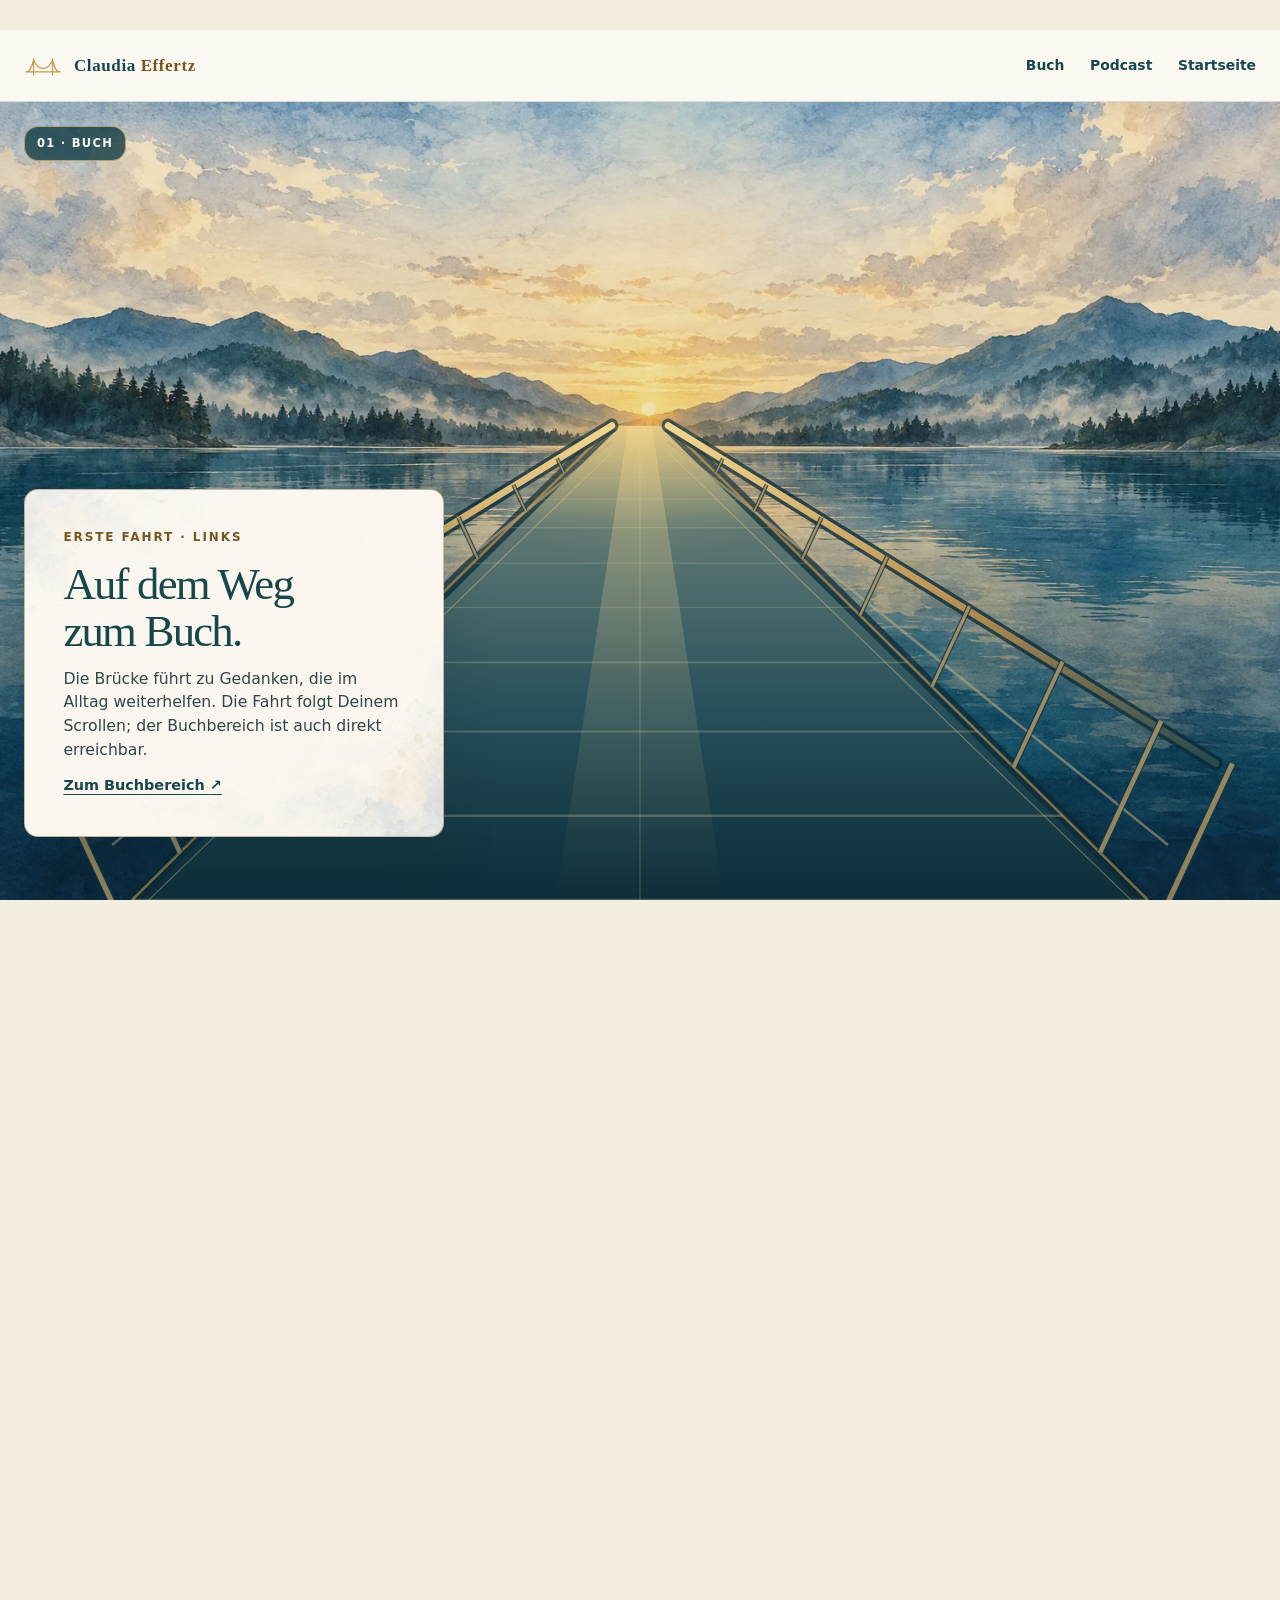
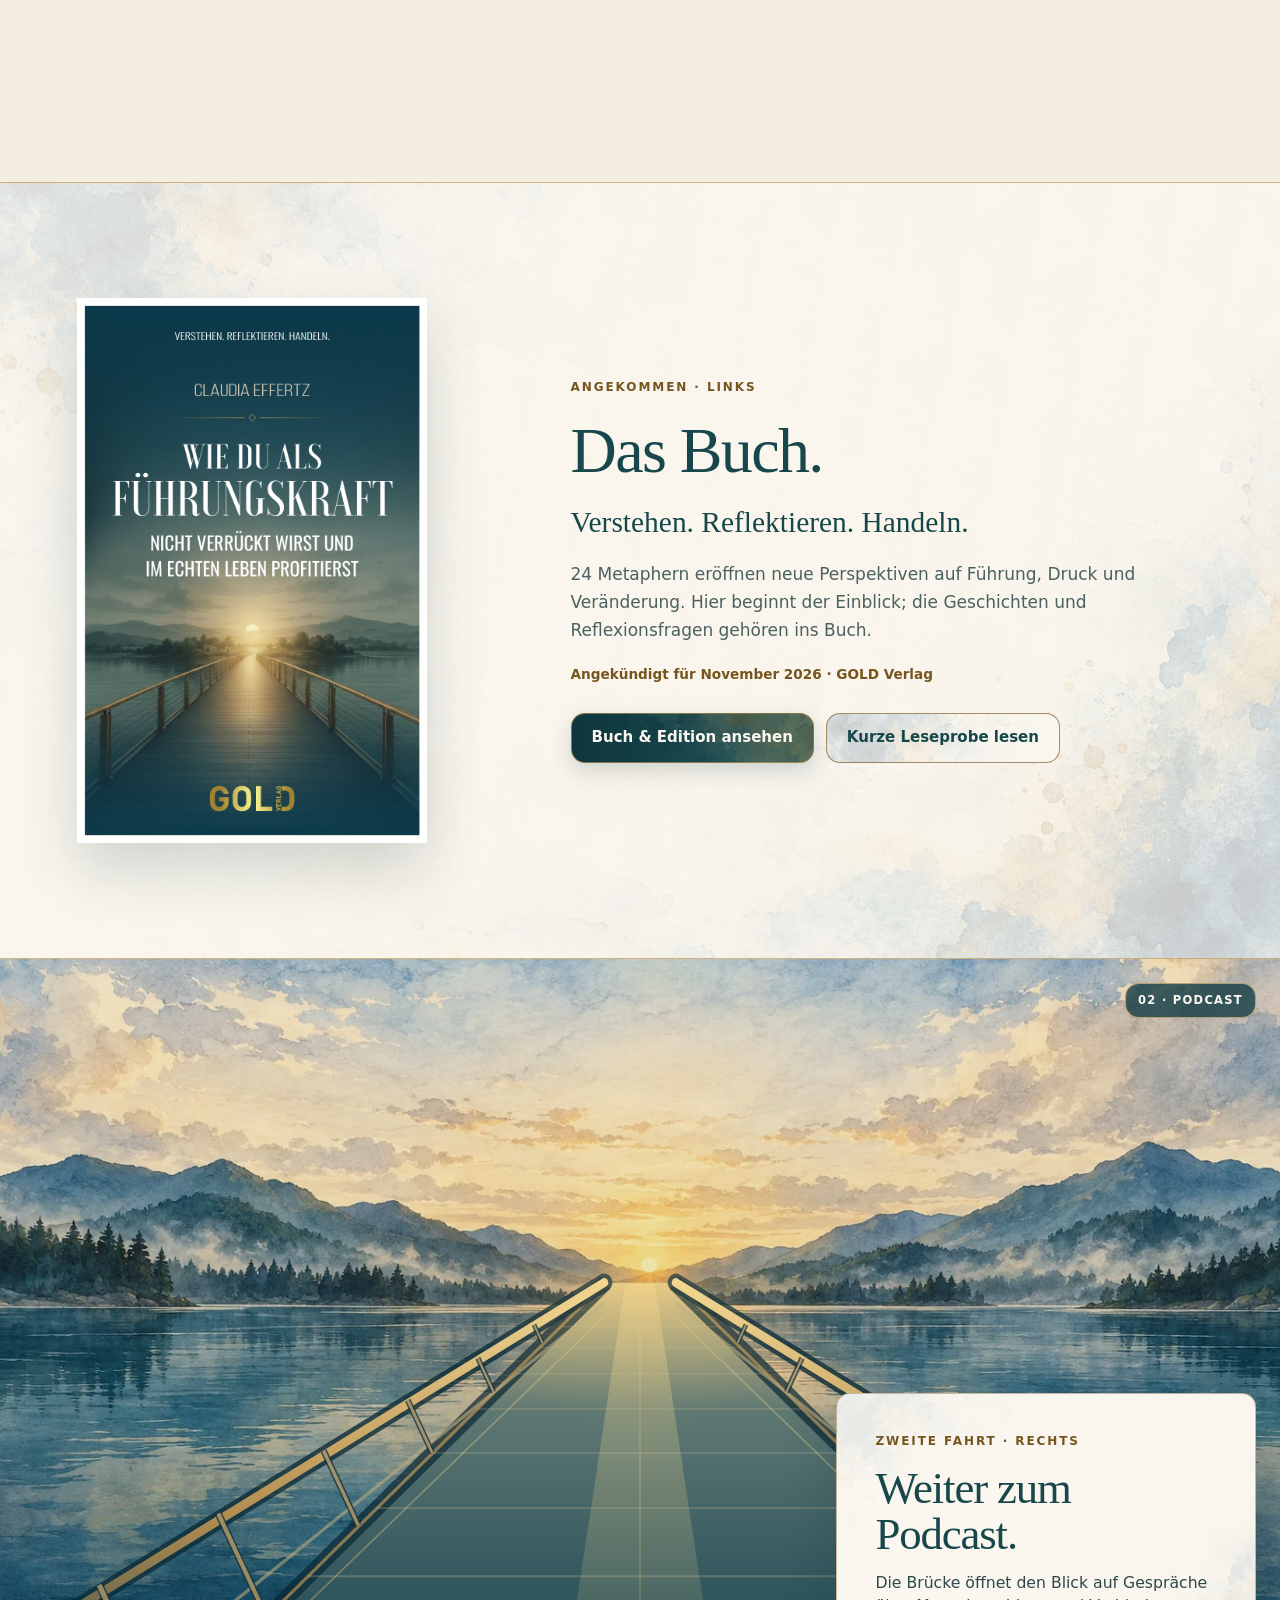
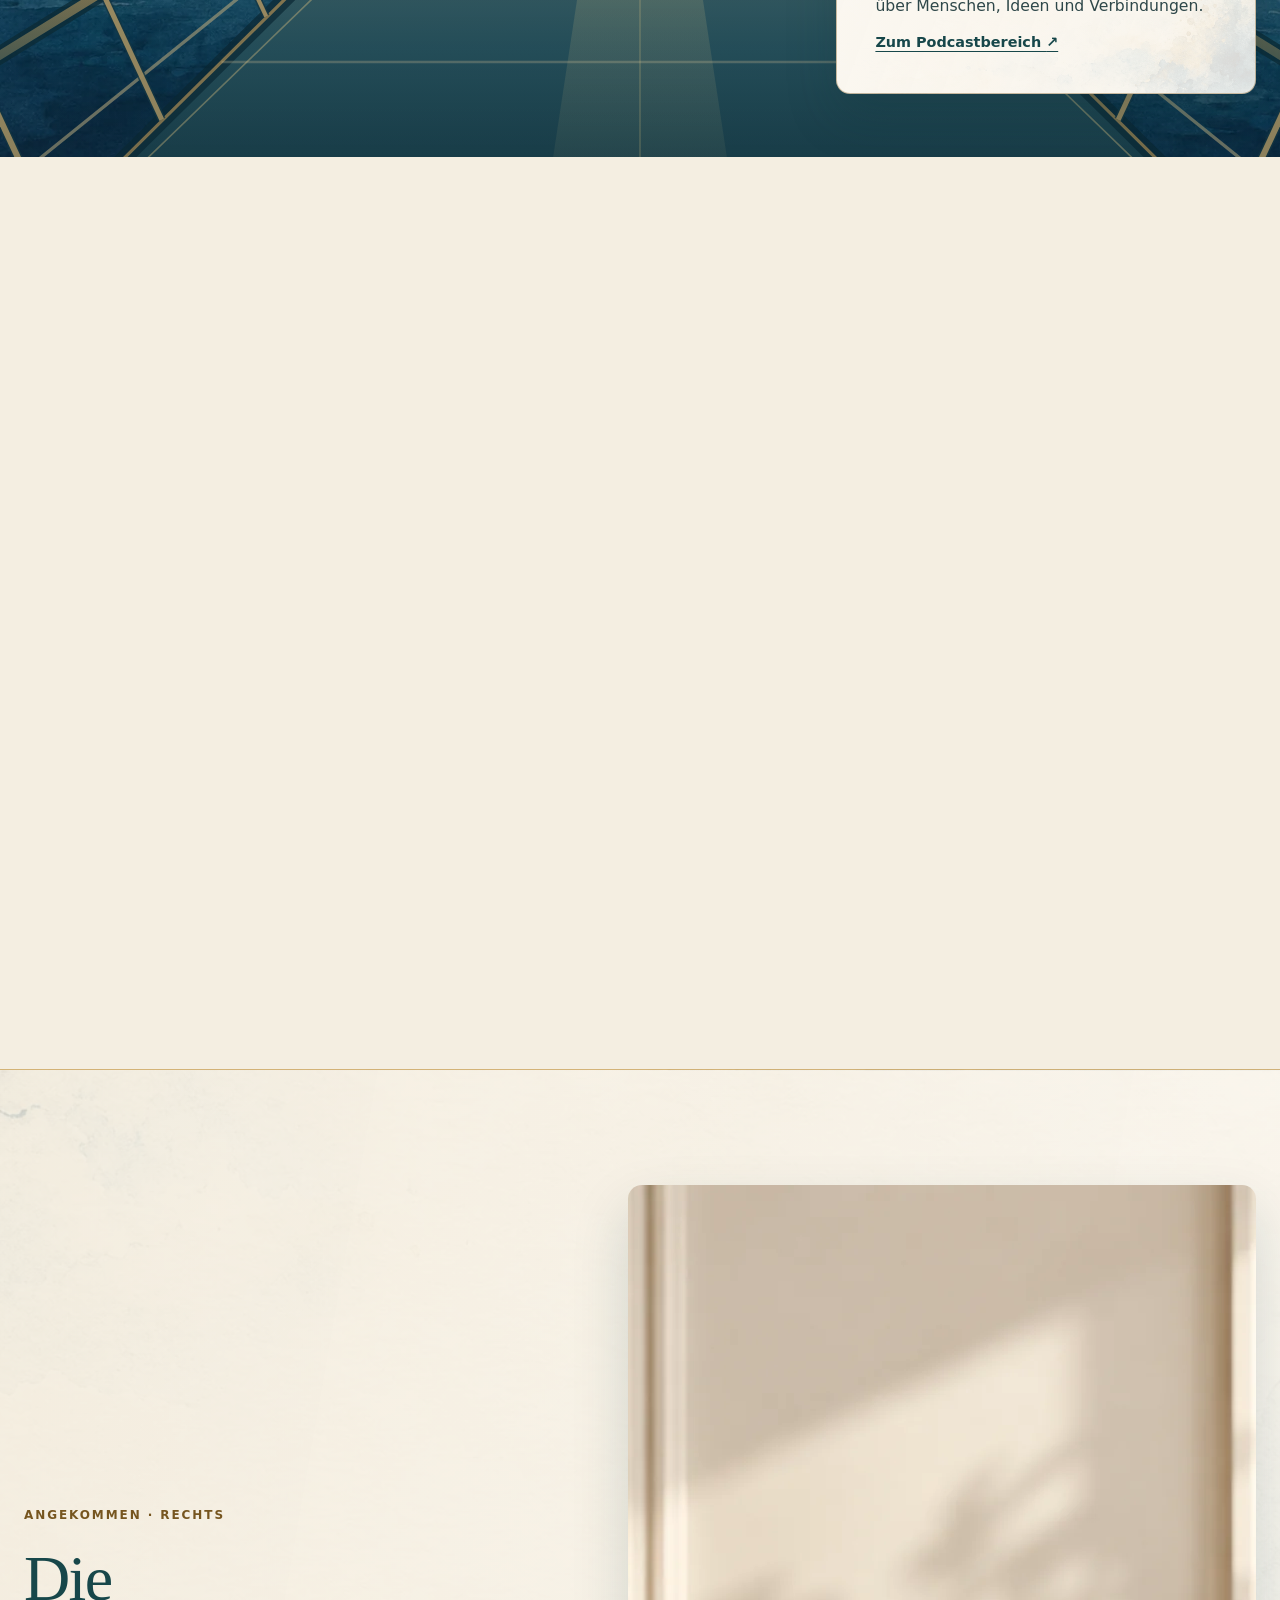
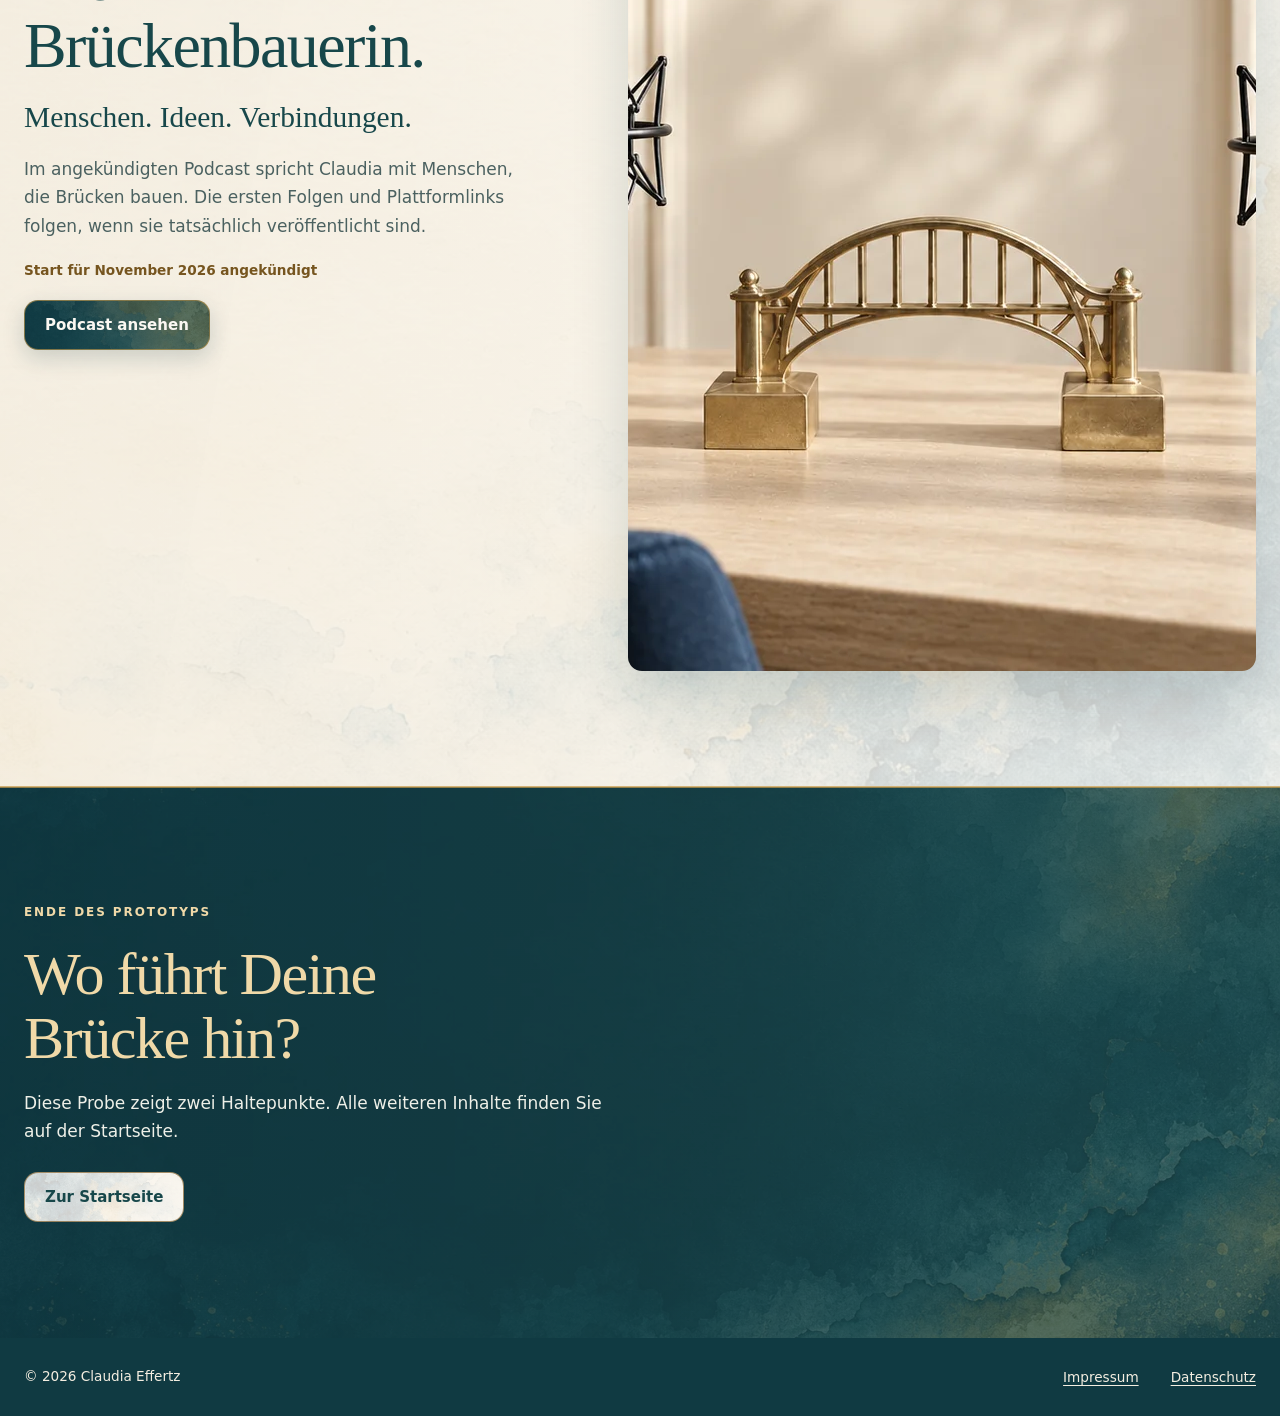
<file: brueckenreise/index.html>
<!doctype html>
<html lang="de">
<head>
  <meta charset="utf-8">
  <meta name="viewport" content="width=device-width, initial-scale=1">
    <meta http-equiv="Content-Security-Policy" content="default-src 'self'; base-uri 'self'; object-src 'none'; form-action 'none'; frame-src 'none'; script-src 'self'; style-src 'self'; img-src 'self' data:; font-src 'self'; connect-src 'self'; media-src 'self'">
  <meta name="robots" content="noindex, nofollow">
  <meta name="theme-color" content="#F4EEE1">
  <meta name="description" content="Zweistopp-Prototyp der Brückenreise für Claudia Effertz: Buch links, Podcast rechts.">
  <title>Brückenreise · Prototyp | Claudia Effertz</title>
  <link rel="preload" href="../assets/brueckenreise-see.webp" as="image">
  <link rel="stylesheet" href="../styles.css?v=main-light-8">
  <link rel="stylesheet" href="bridge.css?v=6">
</head>
<body class="journey-page">
  <a class="skip-link" href="#buch">Zum ersten Inhalt</a>
  <header class="journey-header">
    <a class="brand" href="../" aria-label="Claudia Effertz, Startseite">
      <svg class="brand__mark" viewBox="0 0 64 40" aria-hidden="true"><path d="M3 30h58M16 8v27M48 8v27M16 10c8 19 24 19 32 0M3 30c7 0 10-8 13-20M48 10c3 12 6 20 13 20"/></svg>
      <span>Claudia <strong>Effertz</strong></span>
    </a>
    <nav class="journey-nav" aria-label="Brückenreise">
      <a href="#buch">Buch</a>
      <a href="#podcast">Podcast</a>
      <a href="../">Startseite</a>
    </nav>
  </header>

  <main>
    <section class="bridge-run bridge-run--book" aria-labelledby="bridge-start-title">
      <div class="bridge-run__sticky">
        <div class="bridge-scene" aria-hidden="true">
          <div class="bridge-scene__landscape"></div>
          <img class="bridge-scene__deck" src="bridge-deck.svg" alt="" width="1600" height="900">
          <img class="bridge-scene__rails" src="bridge-rails.svg" alt="" width="1600" height="900">
          <div class="bridge-scene__light"></div>
        </div>
        <div class="bridge-run__caption bridge-run__caption--left">
          <span class="section-kicker">Erste Fahrt · links</span>
          <h1 id="bridge-start-title">Auf dem Weg zum Buch.</h1>
          <p>Die Brücke führt zu Gedanken, die im Alltag weiterhelfen. Die Fahrt folgt Deinem Scrollen; der Buchbereich ist auch direkt erreichbar.</p>
          <a href="#buch">Zum Buchbereich <span aria-hidden="true">↗</span></a>
        </div>
        <span class="bridge-run__edge bridge-run__edge--left" aria-hidden="true">01 · Buch</span>
      </div>
    </section>

    <section class="journey-stop journey-stop--book" id="buch" tabindex="-1" aria-labelledby="book-stop-title">
      <div class="shell journey-stop__grid">
        <figure class="journey-stop__book"><img src="../assets/buchcover.png" width="900" height="1400" alt="Cover des Buches Wie Du als Führungskraft nicht verrückt wirst und im echten Leben profitierst" loading="lazy"></figure>
        <div class="journey-stop__copy">
          <span class="section-kicker">Angekommen · links</span>
          <h2 id="book-stop-title">Das Buch.</h2>
          <p class="journey-stop__lead">Verstehen. Reflektieren. Handeln.</p>
          <p>24 Metaphern eröffnen neue Perspektiven auf Führung, Druck und Veränderung. Hier beginnt der Einblick; die Geschichten und Reflexionsfragen gehören ins Buch.</p>
          <p class="journey-stop__status">Angekündigt für November 2026 · GOLD Verlag</p>
          <div class="journey-stop__actions">
            <a class="button button--primary" href="../buch/">Buch &amp; Edition ansehen</a>
            <a class="button button--secondary" href="../assets/leseprobe-kurz.pdf?v=tagged-1" type="application/pdf">Kurze Leseprobe lesen</a>
          </div>
        </div>
      </div>
    </section>

    <section class="bridge-run bridge-run--podcast" aria-labelledby="podcast-run-title">
      <div class="bridge-run__sticky">
        <div class="bridge-scene" aria-hidden="true">
          <div class="bridge-scene__landscape"></div>
          <img class="bridge-scene__deck" src="bridge-deck.svg" alt="" width="1600" height="900" loading="lazy">
          <img class="bridge-scene__rails" src="bridge-rails.svg" alt="" width="1600" height="900" loading="lazy">
          <div class="bridge-scene__light"></div>
        </div>
        <div class="bridge-run__caption bridge-run__caption--right">
          <span class="section-kicker">Zweite Fahrt · rechts</span>
          <h2 id="podcast-run-title">Weiter zum Podcast.</h2>
          <p>Die Brücke öffnet den Blick auf Gespräche über Menschen, Ideen und Verbindungen.</p>
          <a href="#podcast">Zum Podcastbereich <span aria-hidden="true">↗</span></a>
        </div>
        <span class="bridge-run__edge bridge-run__edge--right" aria-hidden="true">02 · Podcast</span>
      </div>
    </section>

    <section class="journey-stop journey-stop--podcast" id="podcast" aria-labelledby="podcast-stop-title">
      <div class="shell journey-stop__grid">
        <div class="journey-stop__copy">
          <span class="section-kicker">Angekommen · rechts</span>
          <h2 id="podcast-stop-title">Die Brückenbauerin.</h2>
          <p class="journey-stop__lead">Menschen. Ideen. Verbindungen.</p>
          <p>Im angekündigten Podcast spricht Claudia mit Menschen, die Brücken bauen. Die ersten Folgen und Plattformlinks folgen, wenn sie tatsächlich veröffentlicht sind.</p>
          <p class="journey-stop__status">Start für November 2026 angekündigt</p>
          <a class="button button--primary" href="../podcast/">Podcast ansehen</a>
        </div>
        <figure class="journey-stop__podcast"><img src="../assets/ce-podcast-dialogue-light.webp" width="1448" height="1086" alt="Mikrofone und Kopfhörer als Motiv für den Podcast" loading="lazy"></figure>
      </div>
    </section>

    <section class="journey-end" aria-labelledby="journey-end-title">
      <div class="shell">
        <span class="section-kicker">Ende des Prototyps</span>
        <h2 id="journey-end-title">Wo führt Deine Brücke hin?</h2>
        <p>Diese Probe zeigt zwei Haltepunkte. Alle weiteren Inhalte finden Sie auf der Startseite.</p>
        <a class="button button--secondary" href="../">Zur Startseite</a>
      </div>
    </section>
  </main>

  <footer class="journey-footer"><div class="shell"><span>© 2026 Claudia Effertz</span><nav aria-label="Rechtliche Informationen"><a href="../impressum.html">Impressum</a><a href="../datenschutz.html">Datenschutz</a></nav></div></footer>
</body>
</html>
</file>
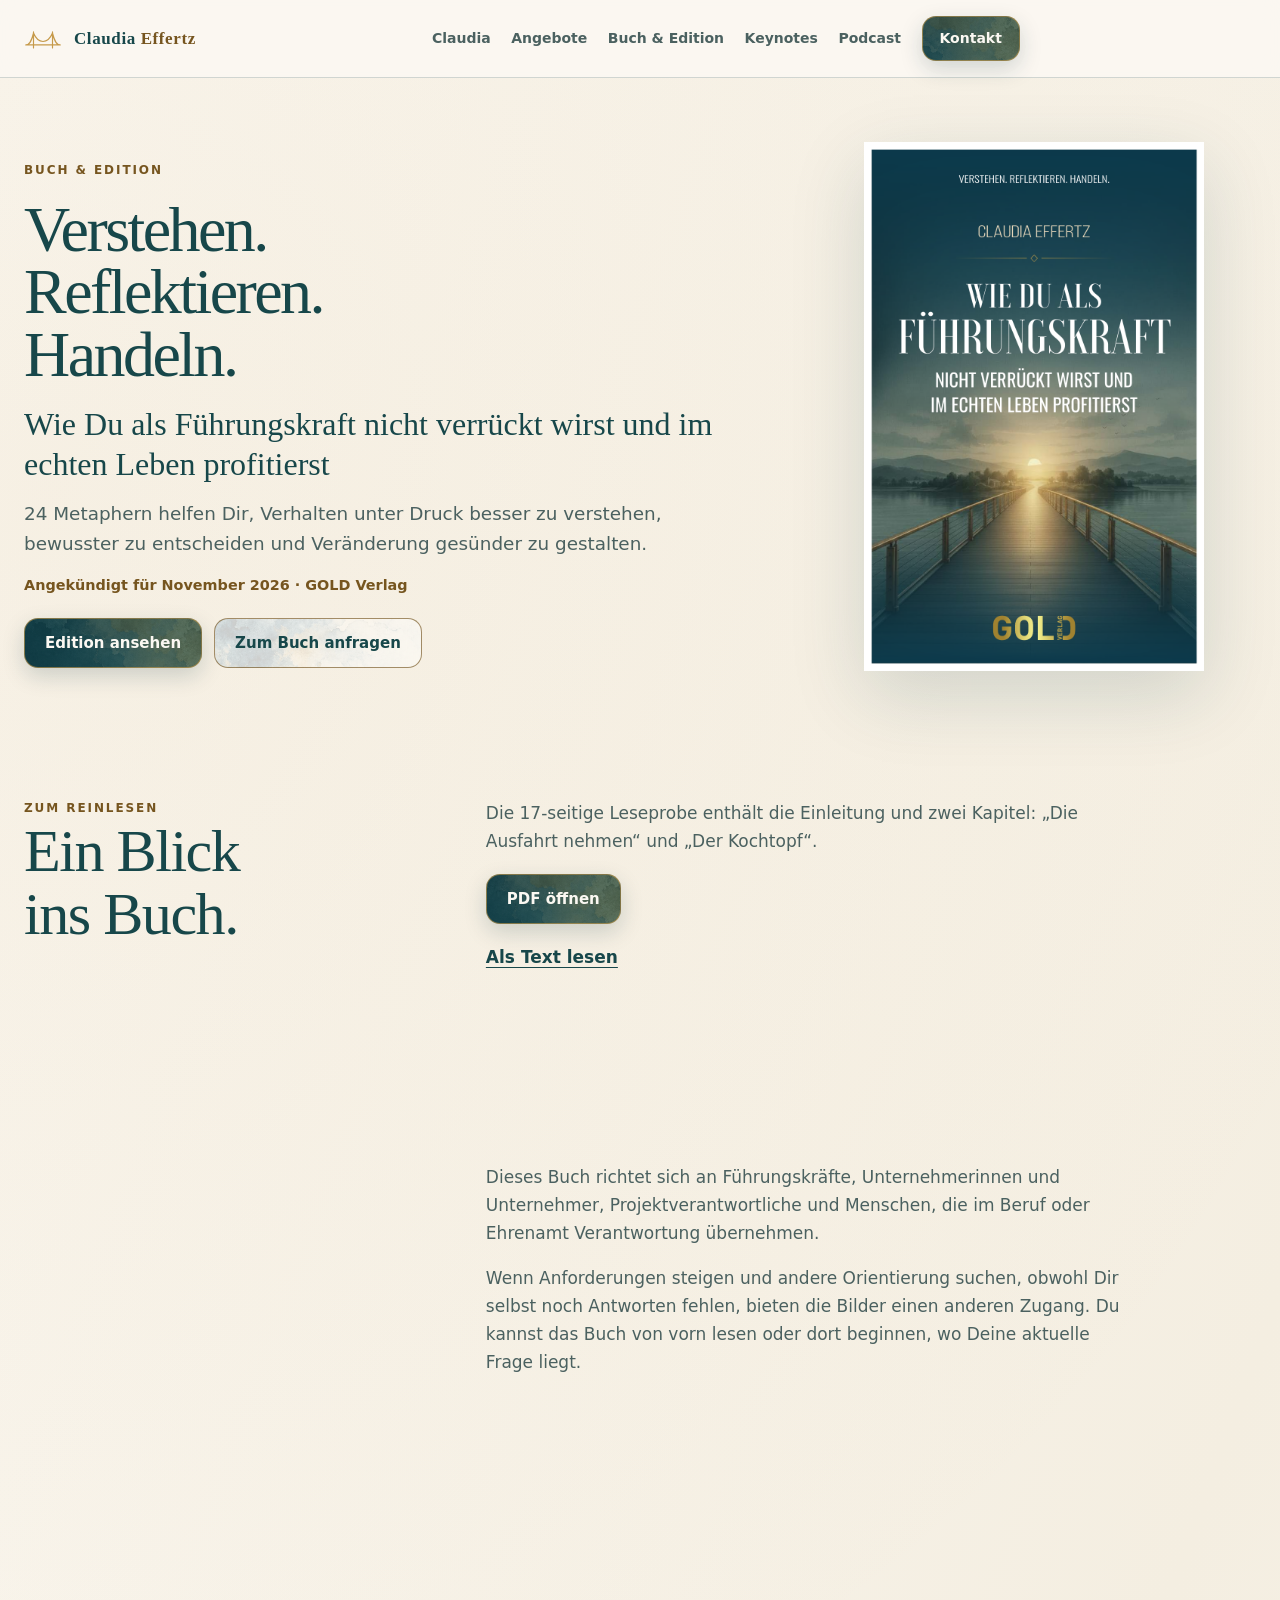
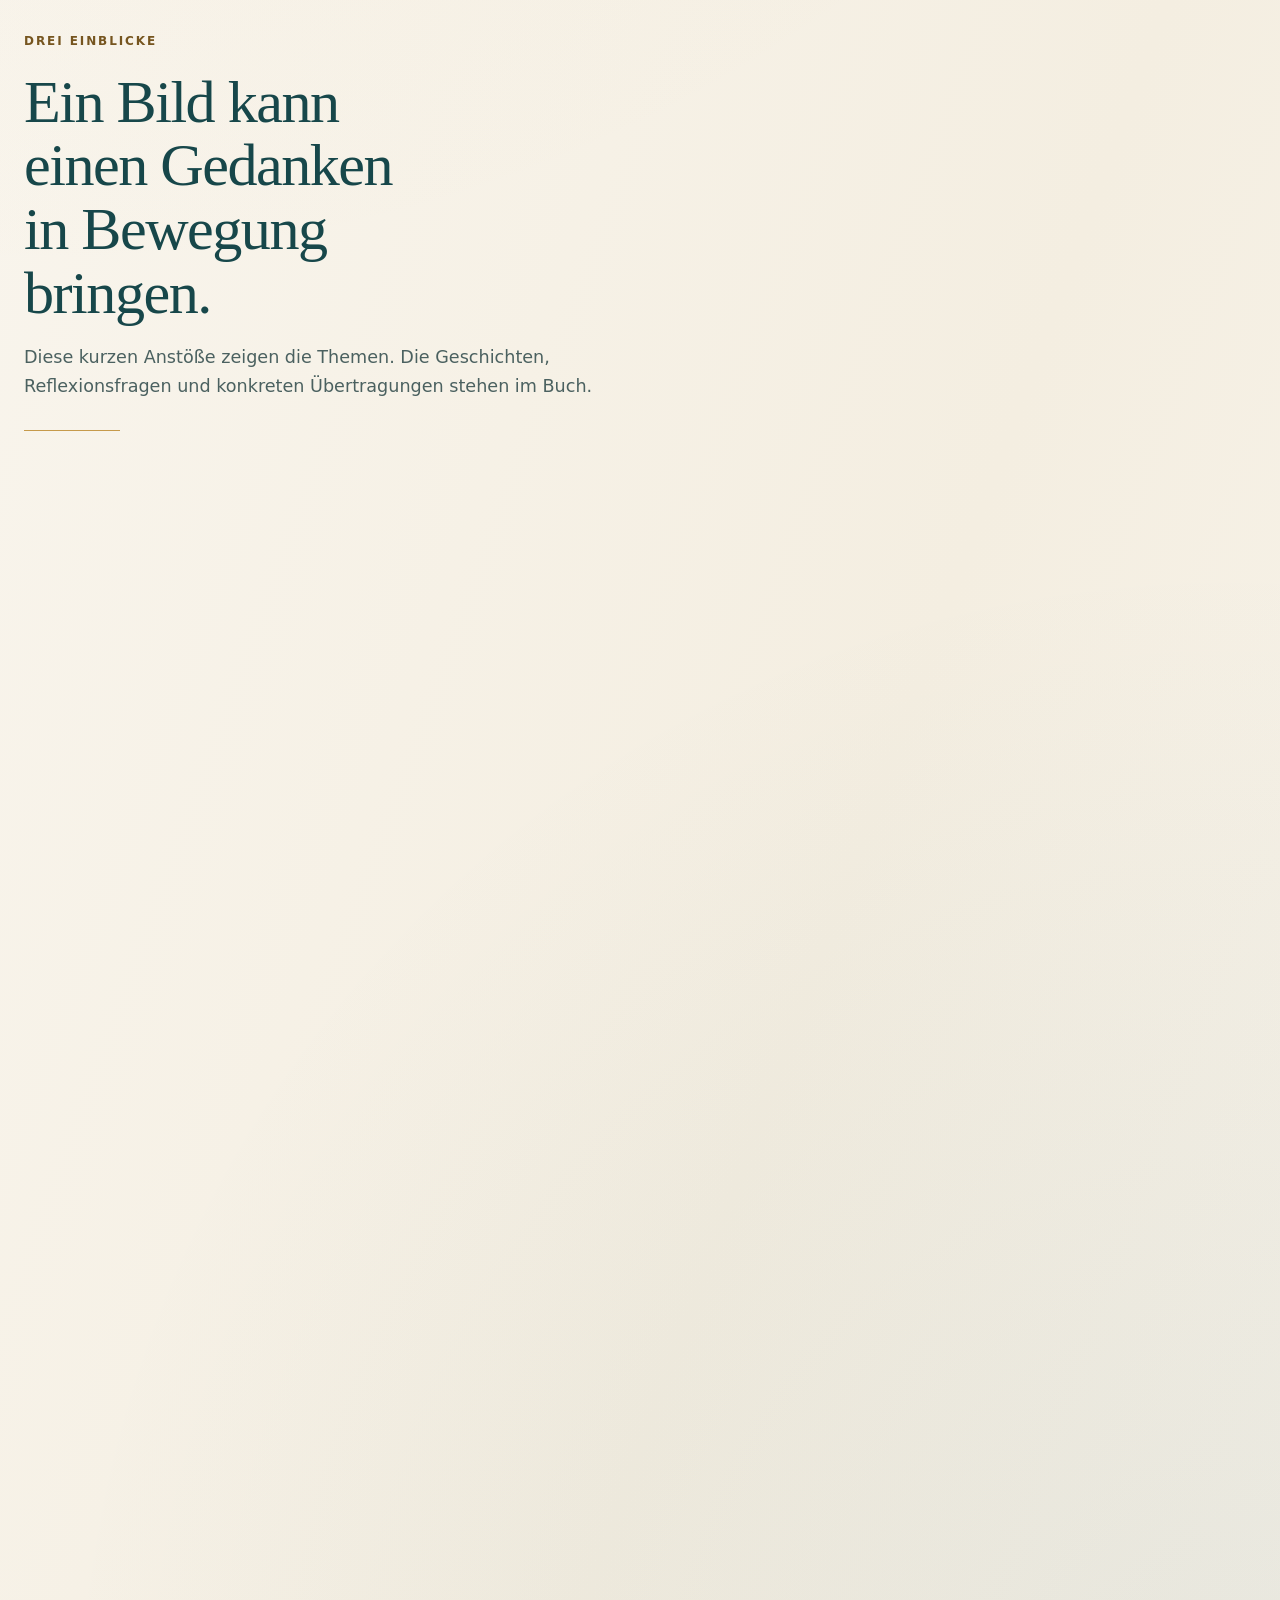
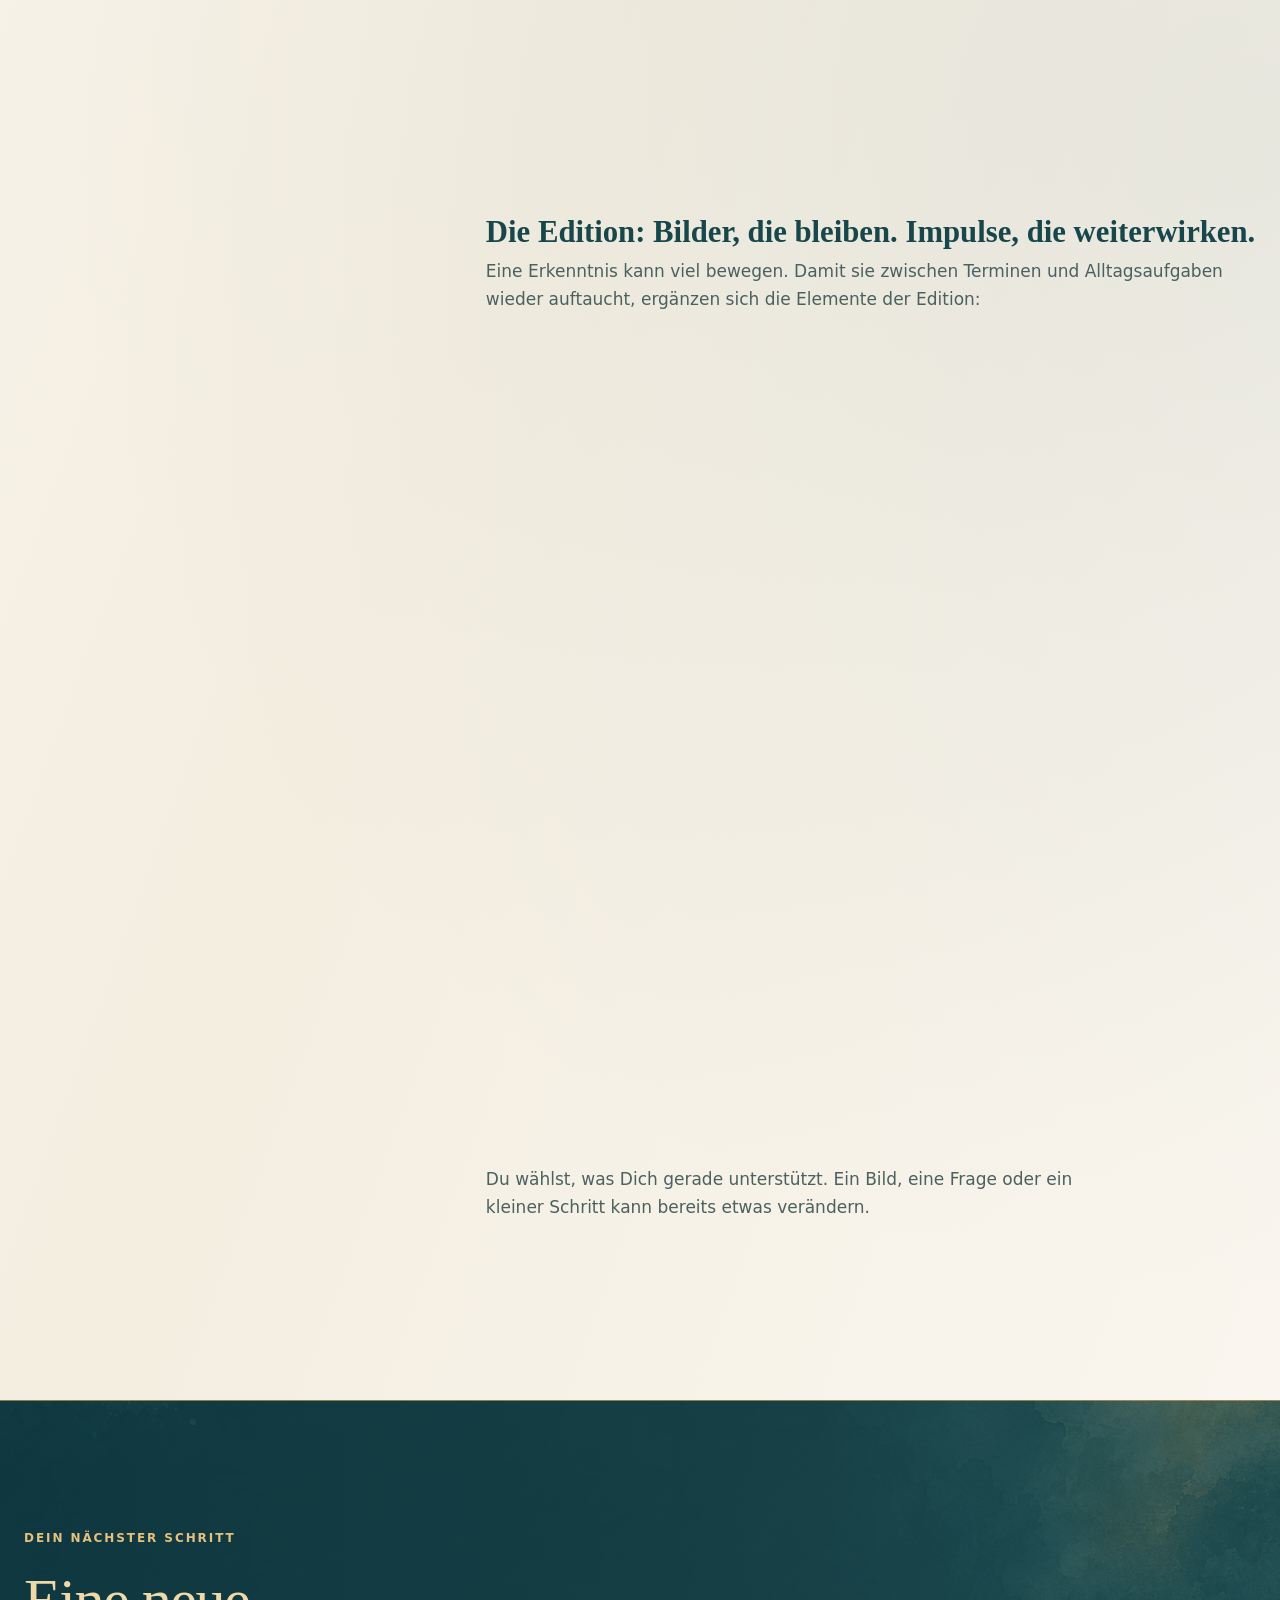
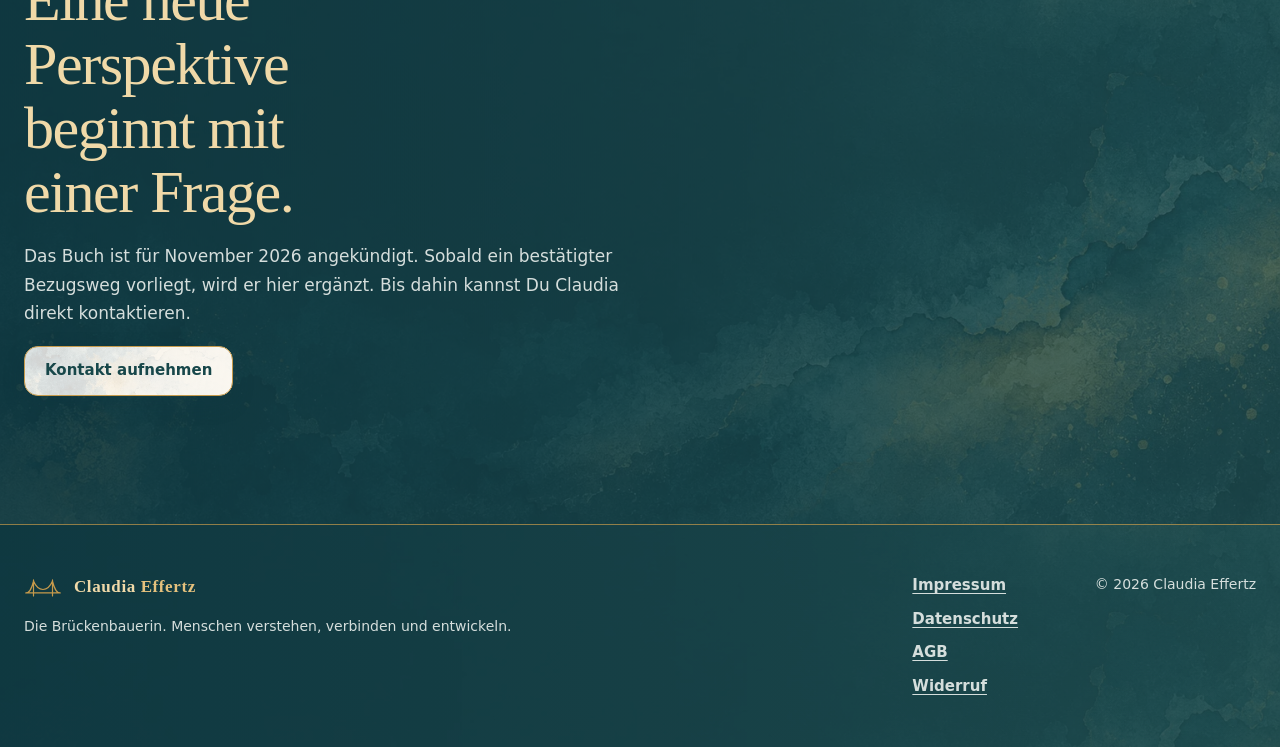
<file: buch/index.html>
<!doctype html>
<html lang="de"><head><meta charset="utf-8"><meta name="viewport" content="width=device-width, initial-scale=1">
    <meta http-equiv="Content-Security-Policy" content="default-src 'self'; base-uri 'self'; object-src 'none'; form-action 'none'; frame-src 'none'; script-src 'self'; style-src 'self'; img-src 'self' data:; font-src 'self'; connect-src 'self'; media-src 'self'">
<meta name="robots" content="noindex, nofollow"><meta name="theme-color" content="#F4EEE1">
<meta name="description" content="Claudia Effertz: Buch und Edition für Führung, Veränderung und das echte Leben."><title>Buch & Edition | Claudia Effertz</title>
<link rel="stylesheet" href="../styles.css?v=main-light-12"><script src="../script.js?v=main-light-1" defer></script></head>
<body class="book-page"><a class="skip-link" href="#inhalt">Zum Inhalt</a>
<header class="site-header" data-header><a class="brand" href="../" aria-label="Claudia Effertz, Startseite">
<svg class="brand__mark" viewBox="0 0 64 40" aria-hidden="true"><path d="M3 30h58M16 8v27M48 8v27M16 10c8 19 24 19 32 0M3 30c7 0 10-8 13-20M48 10c3 12 6 20 13 20"/></svg><span>Claudia <strong>Effertz</strong></span></a>
<nav class="desktop-nav" aria-label="Hauptnavigation"><a href="../#claudia">Claudia</a><a href="../#angebote">Angebote</a><a href="../buch/">Buch &amp; Edition</a><a href="../#keynotes">Keynotes</a><a href="../podcast/">Podcast</a><a class="nav-cta" href="../#kontakt">Kontakt</a></nav>
<div class="header-actions"><button class="menu-button" type="button" aria-expanded="false" aria-controls="mobile-menu" data-menu-button>Menü</button></div>
<nav class="mobile-nav" id="mobile-menu" aria-label="Mobile Navigation" data-mobile-menu hidden><a href="../#claudia">Claudia</a><a href="../#angebote">Angebote</a><a href="../buch/">Buch &amp; Edition</a><a href="../#keynotes">Keynotes</a><a href="../podcast/">Podcast</a><a href="../#kontakt">Kontakt</a></nav><span class="site-header__progress" aria-hidden="true"></span></header>
<main id="inhalt" tabindex="-1">
<section class="page-head book-hero" aria-labelledby="book-hero-title">
  <div class="shell page-head__grid">
    <div class="book-hero__copy" data-reveal>
      <span class="section-kicker">Buch &amp; Edition</span>
      <h1 id="book-hero-title">Verstehen. Reflektieren. Handeln.</h1>
      <p class="book__title">Wie Du als Führungskraft nicht verrückt wirst und im echten Leben profitierst</p>
      <p>24 Metaphern helfen Dir, Verhalten unter Druck besser zu verstehen, bewusster zu entscheiden und Veränderung gesünder zu gestalten.</p>
      <p class="book__status">Angekündigt für November 2026 · GOLD Verlag</p>
      <div class="actions">
        <a class="button button--primary" href="#edition">Edition ansehen</a>
        <a class="button button--secondary" href="../#kontakt">Zum Buch anfragen</a>
      </div>
    </div>
    <figure class="page-head__cover" data-reveal>
      <img src="../assets/buchcover.png" width="900" height="1400" alt="Cover: Wie Du als Führungskraft nicht verrückt wirst und im echten Leben profitierst">
    </figure>
  </div>
</section>
<section class="section book-sample" id="leseprobe" aria-labelledby="sample-title">
  <div class="shell editorial-grid">
    <div data-reveal>
      <span class="section-kicker">Zum Reinlesen</span>
      <h2 id="sample-title">Ein Blick ins Buch.</h2>
    </div>
    <div class="book-sample__copy" data-reveal>
      <p>Die 17-seitige Leseprobe enthält die Einleitung und zwei Kapitel: „Die Ausfahrt nehmen“ und „Der Kochtopf“.</p>
      <a class="button button--primary" href="../assets/leseprobe-zwei-kapitel.pdf" type="application/pdf">PDF öffnen</a>
      <a class="text-link" href="../assets/leseprobe-zwei-kapitel.txt" type="text/plain">Als Text lesen</a>
    </div>
  </div>
</section>
<section class="section"><div class="shell editorial-grid"><div data-reveal><span class="section-kicker">Für wen</span><h2>Wenn vertraute Wege nicht mehr tragen.</h2></div><div><p>Dieses Buch richtet sich an Führungskräfte, Unternehmerinnen und Unternehmer, Projektverantwortliche und Menschen, die im Beruf oder Ehrenamt Verantwortung übernehmen.</p><p>Wenn Anforderungen steigen und andere Orientierung suchen, obwohl Dir selbst noch Antworten fehlen, bieten die Bilder einen anderen Zugang. Du kannst das Buch von vorn lesen oder dort beginnen, wo Deine aktuelle Frage liegt.</p></div></div></section>
<section class="section book-metaphors"><div class="shell"><header class="section-head"><span class="section-kicker">Drei Einblicke</span><h2>Ein Bild kann einen Gedanken in Bewegung bringen.</h2><p>Diese kurzen Anstöße zeigen die Themen. Die Geschichten, Reflexionsfragen und konkreten Übertragungen stehen im Buch.</p></header><figure class="book-metaphors__image" data-reveal><img src="../assets/ce-book-exit-road.webp" width="1672" height="941" alt="Eine stille Straße verzweigt sich bei Tagesanbruch in einen hellen Weg" loading="lazy" decoding="async"></figure><div class="topic-list"><article data-reveal><span class="section-kicker">01</span><h3>Die Ausfahrt nehmen</h3><p>Wenn das eigene Tempo längst zur Gewohnheit geworden ist, fällt Abschalten oft schwer. Dieses Bild öffnet einen neuen Blick auf Übergänge aus einem fordernden Alltag.</p></article><article data-reveal><span class="section-kicker">02</span><h3>Der Kochtopf</h3><p>Was passiert, wenn Entlastung nur kurz hilft? Die Metapher lädt dazu ein, auch die Bedingungen in den Blick zu nehmen, unter denen Belastung entsteht.</p></article><article data-reveal><span class="section-kicker">03</span><h3>Vom Surfen und Segeln</h3><p>Eine neue Rolle bringt andere Anforderungen mit sich. Das Bild macht neugierig darauf, warum bewährte Stärken manchmal eine neue Richtung brauchen.</p></article></div></div></section>
<section class="section book-edition" id="edition" aria-labelledby="edition-title">
  <div class="shell editorial-grid">
    <div data-reveal>
      <span class="section-kicker">Buch &amp; Edition</span>
      <h2 id="edition-title">24 Brücken für Führung, Veränderung und das echte Leben.</h2>
      <p>Veränderung gehört zum Leben. Doch wie bleiben wir handlungsfähig, wenn Anforderungen steigen, vertraute Wege nicht mehr tragen und wir anderen Orientierung geben sollen, obwohl uns selbst noch Antworten fehlen?</p>
      <p>Mein Buch „Wie Du als Führungskraft nicht verrückt wirst und im echten Leben profitierst“ verbindet psychologische Erkenntnisse mit Erfahrungen aus Führung, Coaching und Organisationsentwicklung. 24 Metaphern machen komplexe Zusammenhänge verständlich und helfen Dir, Dich selbst und andere besser zu verstehen, bewusster zu entscheiden und mit Deiner Kraft achtsam umzugehen.</p>
      <figure class="book-edition__image book-edition__image--visual"><img src="../assets/ce-edition-entwurf.webp?v=2" width="1672" height="941" alt="Gestaltungsentwurf mit Buch, Brückenkarten, Workbook, Postkarten und Audioimpulsen" loading="lazy" decoding="async"><figcaption>Gestaltungsentwurf der Edition</figcaption></figure>
    </div>
    <div class="edition-list">
      <div class="edition-list__intro"><h3>Die Edition: Bilder, die bleiben. Impulse, die weiterwirken.</h3><p>Eine Erkenntnis kann viel bewegen. Damit sie zwischen Terminen und Alltagsaufgaben wieder auftaucht, ergänzen sich die Elemente der Edition:</p></div>
      <article data-reveal><h3>Das Buch</h3><p>Es schafft Verständnis und verbindet die Metaphern mit Reflexionsfragen für Dich und Deinen Führungsalltag.</p></article>
      <article data-reveal><h3>24 Brückenkarten</h3><p>Sie bringen die Bilder zurück in den Alltag und eröffnen Gespräche mit Mitarbeitenden und Teams.</p></article>
      <article data-reveal><h3>Workbook</h3><p>„24 Brücken in Deinen Alltag“ gibt Dir Raum für persönliche Erkenntnisse, vorhandene Ressourcen und konkrete nächste Schritte.</p></article>
      <article data-reveal><h3>24 Online-Impulse</h3><p>Kurze Audioimpulse ergänzen die Kapitel – zum Innehalten und Weiterdenken.</p></article>
      <article data-reveal><h3>Postkarten</h3><p>Sie werden zu kleinen Erinnerungsankern oder zu einem Gedanken, den Du einem anderen Menschen mitgeben möchtest.</p></article>
      <p class="edition-list__closing">Du wählst, was Dich gerade unterstützt. Ein Bild, eine Frage oder ein kleiner Schritt kann bereits etwas verändern.</p>
    </div>
  </div>
</section>
<section class="section page-cta"><div class="shell"><span class="section-kicker">Dein nächster Schritt</span><h2>Eine neue Perspektive beginnt mit einer Frage.</h2><p>Das Buch ist für November 2026 angekündigt. Sobald ein bestätigter Bezugsweg vorliegt, wird er hier ergänzt. Bis dahin kannst Du Claudia direkt kontaktieren.</p><a class="button button--primary" href="../#kontakt">Kontakt aufnehmen</a></div></section>
</main><footer class="site-footer"><div class="shell site-footer__grid"><div class="site-footer__intro"><a class="brand brand--footer" href="../" aria-label="Zur Startseite"><svg class="brand__mark" viewBox="0 0 64 40" aria-hidden="true"><path d="M3 30h58M16 8v27M48 8v27M16 10c8 19 24 19 32 0M3 30c7 0 10-8 13-20M48 10c3 12 6 20 13 20"/></svg><span>Claudia <strong>Effertz</strong></span></a><p>Die Brückenbauerin. Menschen verstehen, verbinden und entwickeln.</p></div><nav class="footer-nav" aria-label="Rechtliche Informationen"><a href="../impressum.html">Impressum</a><a href="../datenschutz.html">Datenschutz</a><a href="../agb.html">AGB</a><a href="../widerruf.html">Widerruf</a><button type="button" data-consent-settings hidden>Datenschutz-Einstellungen</button></nav><div class="site-footer__meta"><p>© <span data-year>2026</span> Claudia Effertz</p></div></div></footer></body></html>
</file>
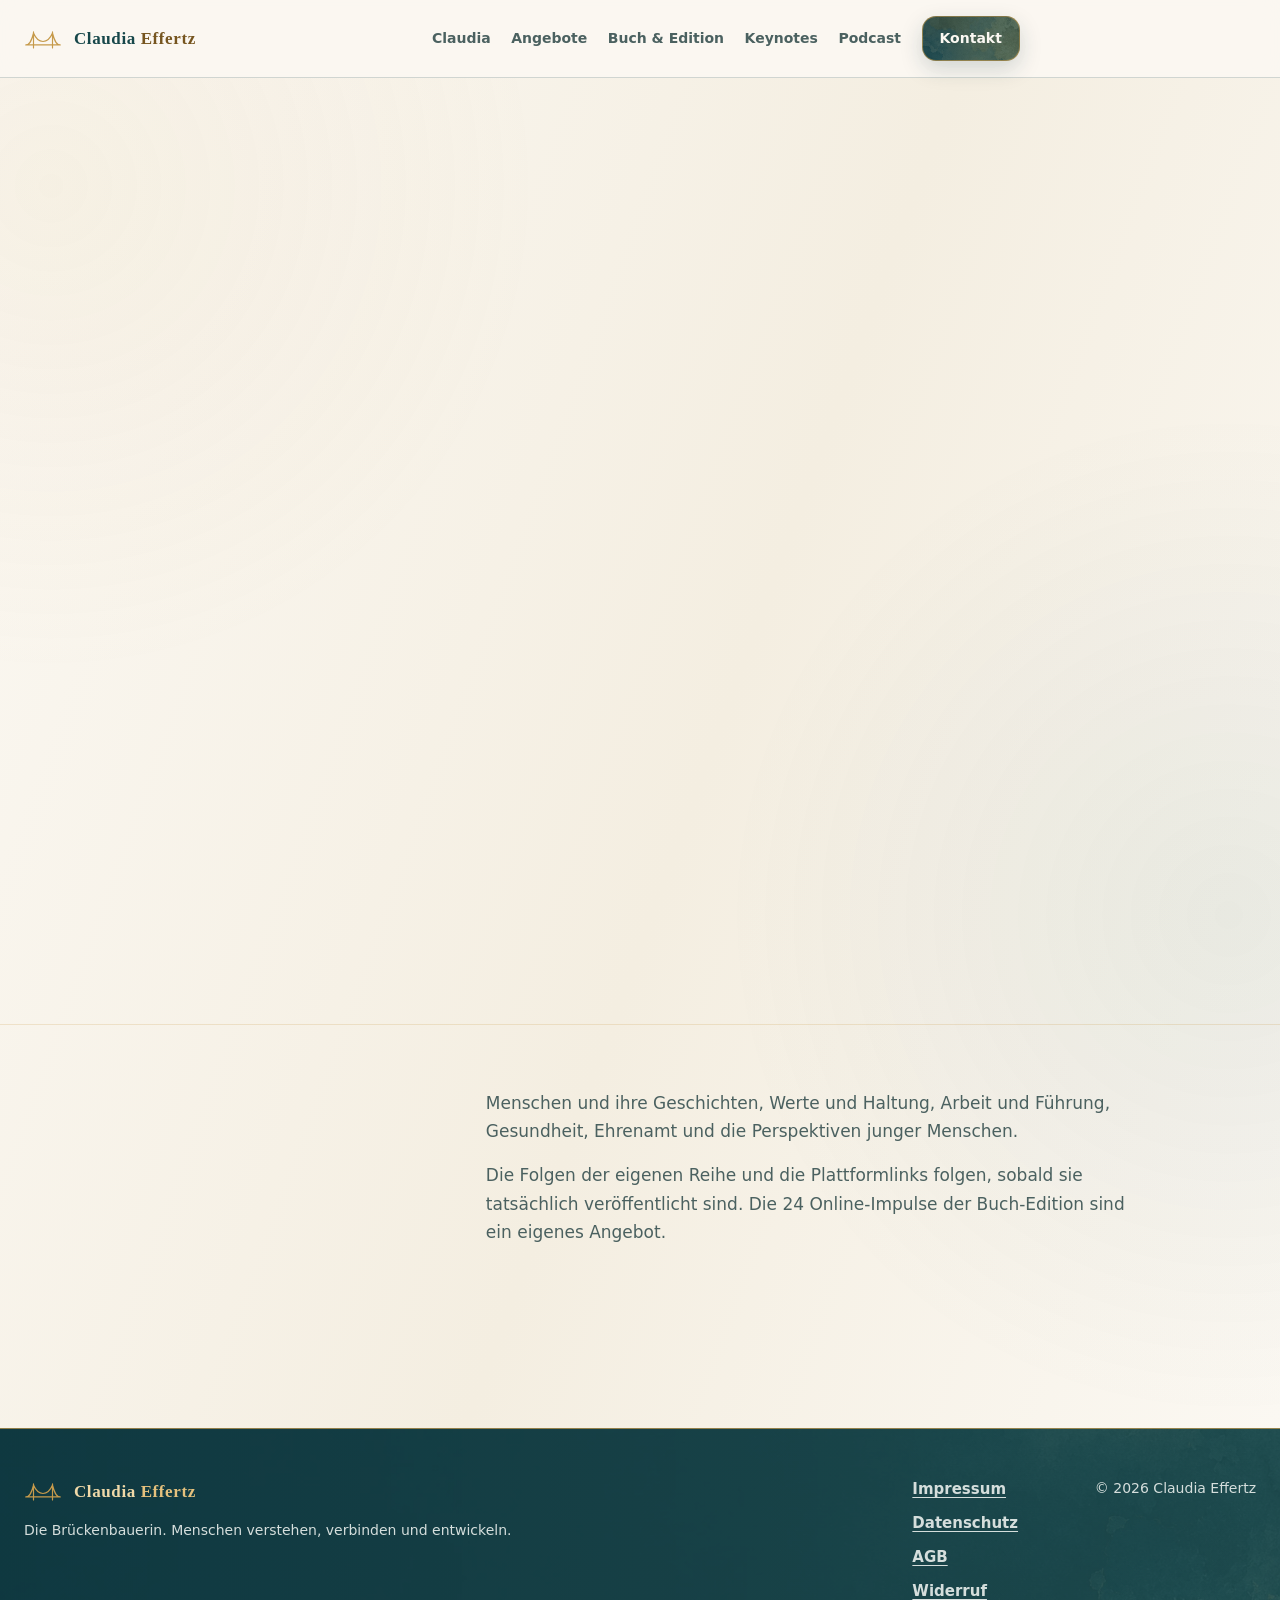
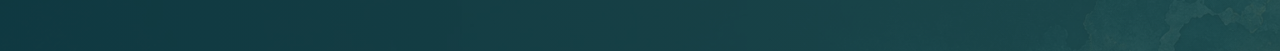
<file: podcast/index.html>
<!doctype html>
<html lang="de"><head><meta charset="utf-8"><meta name="viewport" content="width=device-width, initial-scale=1">
    <meta http-equiv="Content-Security-Policy" content="default-src 'self'; base-uri 'self'; object-src 'none'; form-action 'none'; frame-src 'none'; script-src 'self'; style-src 'self'; img-src 'self' data:; font-src 'self'; connect-src 'self'; media-src 'self'">
<meta name="robots" content="noindex, nofollow"><meta name="theme-color" content="#F4EEE1">
<meta name="description" content="Die Brückenbauerin, der angekündigte Podcast von Claudia Effertz. Jetzt eine Podcast-Folge mit Claudia anhören."><title>Podcast | Claudia Effertz</title>
<link rel="stylesheet" href="../styles.css?v=main-media-2"><script src="../script.js?v=main-media-2" defer></script></head>
<body class="podcast-page"><a class="skip-link" href="#inhalt">Zum Inhalt</a>
<header class="site-header" data-header><a class="brand" href="../" aria-label="Claudia Effertz, Startseite">
<svg class="brand__mark" viewBox="0 0 64 40" aria-hidden="true"><path d="M3 30h58M16 8v27M48 8v27M16 10c8 19 24 19 32 0M3 30c7 0 10-8 13-20M48 10c3 12 6 20 13 20"/></svg><span>Claudia <strong>Effertz</strong></span></a>
<nav class="desktop-nav" aria-label="Hauptnavigation"><a href="../#claudia">Claudia</a><a href="../#angebote">Angebote</a><a href="../buch/">Buch &amp; Edition</a><a href="../#keynotes">Keynotes</a><a href="../podcast/">Podcast</a><a class="nav-cta" href="../#kontakt">Kontakt</a></nav>
<div class="header-actions"><button class="menu-button" type="button" aria-expanded="false" aria-controls="mobile-menu" data-menu-button>Menü</button></div>
<nav class="mobile-nav" id="mobile-menu" aria-label="Mobile Navigation" data-mobile-menu hidden><a href="../#claudia">Claudia</a><a href="../#angebote">Angebote</a><a href="../buch/">Buch &amp; Edition</a><a href="../#keynotes">Keynotes</a><a href="../podcast/">Podcast</a><a href="../#kontakt">Kontakt</a></nav><span class="site-header__progress" aria-hidden="true"></span></header>
<main id="inhalt" tabindex="-1">
  <section class="page-head podcast-hero" aria-labelledby="podcast-title">
    <div class="shell page-head__grid">
      <div class="podcast-hero__copy" data-reveal>
        <span class="section-kicker">Podcast · angekündigt</span>
        <h1 id="podcast-title">Die Brückenbauerin.</h1>
        <p class="book__title">Menschen. Ideen. Verbindungen.</p>
        <p>Ich spreche mit Menschen, die Brücken bauen – im Beruf, im Ehrenamt und im Leben. Wir erkunden, was Teams, Organisationen und unsere Gesellschaft stärkt.</p>
        <p class="podcast__status">Die eigene Reihe ist für November 2026 angekündigt.</p>
        <a class="button button--primary" href="#folge">Folge jetzt anhören</a>
      </div>
      <figure class="podcast__media podcast-hero__media" data-reveal>
        <img src="../assets/ce-podcast-dialogue-light.webp" width="1448" height="1086" alt="Mikrofone und Kopfhörer als Motiv für den Podcast">
      </figure>
    </div>
  </section>
  <section class="section podcast-feature" id="folge" aria-labelledby="folge-title">
    <div class="shell podcast-feature__grid">
      <div class="podcast-feature__copy" data-reveal>
        <span class="section-kicker">Jetzt anhören</span>
        <h2 id="folge-title">Claudia im Gespräch.</h2>
        <p>Eine Podcast-Folge zum Kennenlernen – direkt hier auf der Seite.</p>
      </div>
      <div class="podcast-player" data-audio-player data-reveal>
        <span class="podcast-player__overline">Podcast-Folge <span aria-hidden="true">·</span> 5:04 Min.</span>
        <h3>Claudia Effertz</h3>
        <audio controls preload="none" aria-label="Podcast-Folge mit Claudia Effertz">
          <source src="../assets/claudia-effertz-podcast.mp3" type="audio/mpeg">
          <a href="../assets/claudia-effertz-podcast.mp3">Podcast-Folge öffnen</a>
        </audio>
        <div class="podcast-player__controls" data-audio-ui hidden>
          <button class="podcast-player__toggle" type="button" data-audio-toggle aria-label="Podcast-Folge abspielen">
            <svg class="podcast-player__icon-play" viewBox="0 0 24 24" aria-hidden="true"><path d="m8 5 11 7-11 7z"/></svg>
            <svg class="podcast-player__icon-pause" viewBox="0 0 24 24" aria-hidden="true"><path d="M7 5h3v14H7zm7 0h3v14h-3z"/></svg>
          </button>
          <div class="podcast-player__timeline">
            <input type="range" min="0" max="304" step="0.1" value="0" data-audio-seek aria-label="Wiedergabeposition" aria-valuetext="0:00 von 5:04">
            <div class="podcast-player__times"><span data-audio-current>0:00</span><span data-audio-duration>5:04</span></div>
          </div>
          <button class="podcast-player__mute" type="button" data-audio-mute aria-label="Ton stummschalten" aria-pressed="false">
            <svg viewBox="0 0 24 24" aria-hidden="true"><path d="M4 9h4l5-4v14l-5-4H4zM17 8c2 2 2 6 0 8"/><path class="podcast-player__mute-slash" d="M18 6 22 18"/></svg>
          </button>
        </div>
      </div>
    </div>
  </section>
  <section class="section podcast-themes"><div class="shell editorial-grid"><div data-reveal><span class="section-kicker">Die Themen</span><h2>Worum es in den Gesprächen geht.</h2></div><div><p>Menschen und ihre Geschichten, Werte und Haltung, Arbeit und Führung, Gesundheit, Ehrenamt und die Perspektiven junger Menschen.</p><p>Die Folgen der eigenen Reihe und die Plattformlinks folgen, sobald sie tatsächlich veröffentlicht sind. Die 24 Online-Impulse der Buch-Edition sind ein eigenes Angebot.</p></div></div></section>
</main><footer class="site-footer"><div class="shell site-footer__grid"><div class="site-footer__intro"><a class="brand brand--footer" href="../" aria-label="Zur Startseite"><svg class="brand__mark" viewBox="0 0 64 40" aria-hidden="true"><path d="M3 30h58M16 8v27M48 8v27M16 10c8 19 24 19 32 0M3 30c7 0 10-8 13-20M48 10c3 12 6 20 13 20"/></svg><span>Claudia <strong>Effertz</strong></span></a><p>Die Brückenbauerin. Menschen verstehen, verbinden und entwickeln.</p></div><nav class="footer-nav" aria-label="Rechtliche Informationen"><a href="../impressum.html">Impressum</a><a href="../datenschutz.html">Datenschutz</a><a href="../agb.html">AGB</a><a href="../widerruf.html">Widerruf</a><button type="button" data-consent-settings hidden>Datenschutz-Einstellungen</button></nav><div class="site-footer__meta"><p>© <span data-year>2026</span> Claudia Effertz</p></div></div></footer></body></html>
</file>
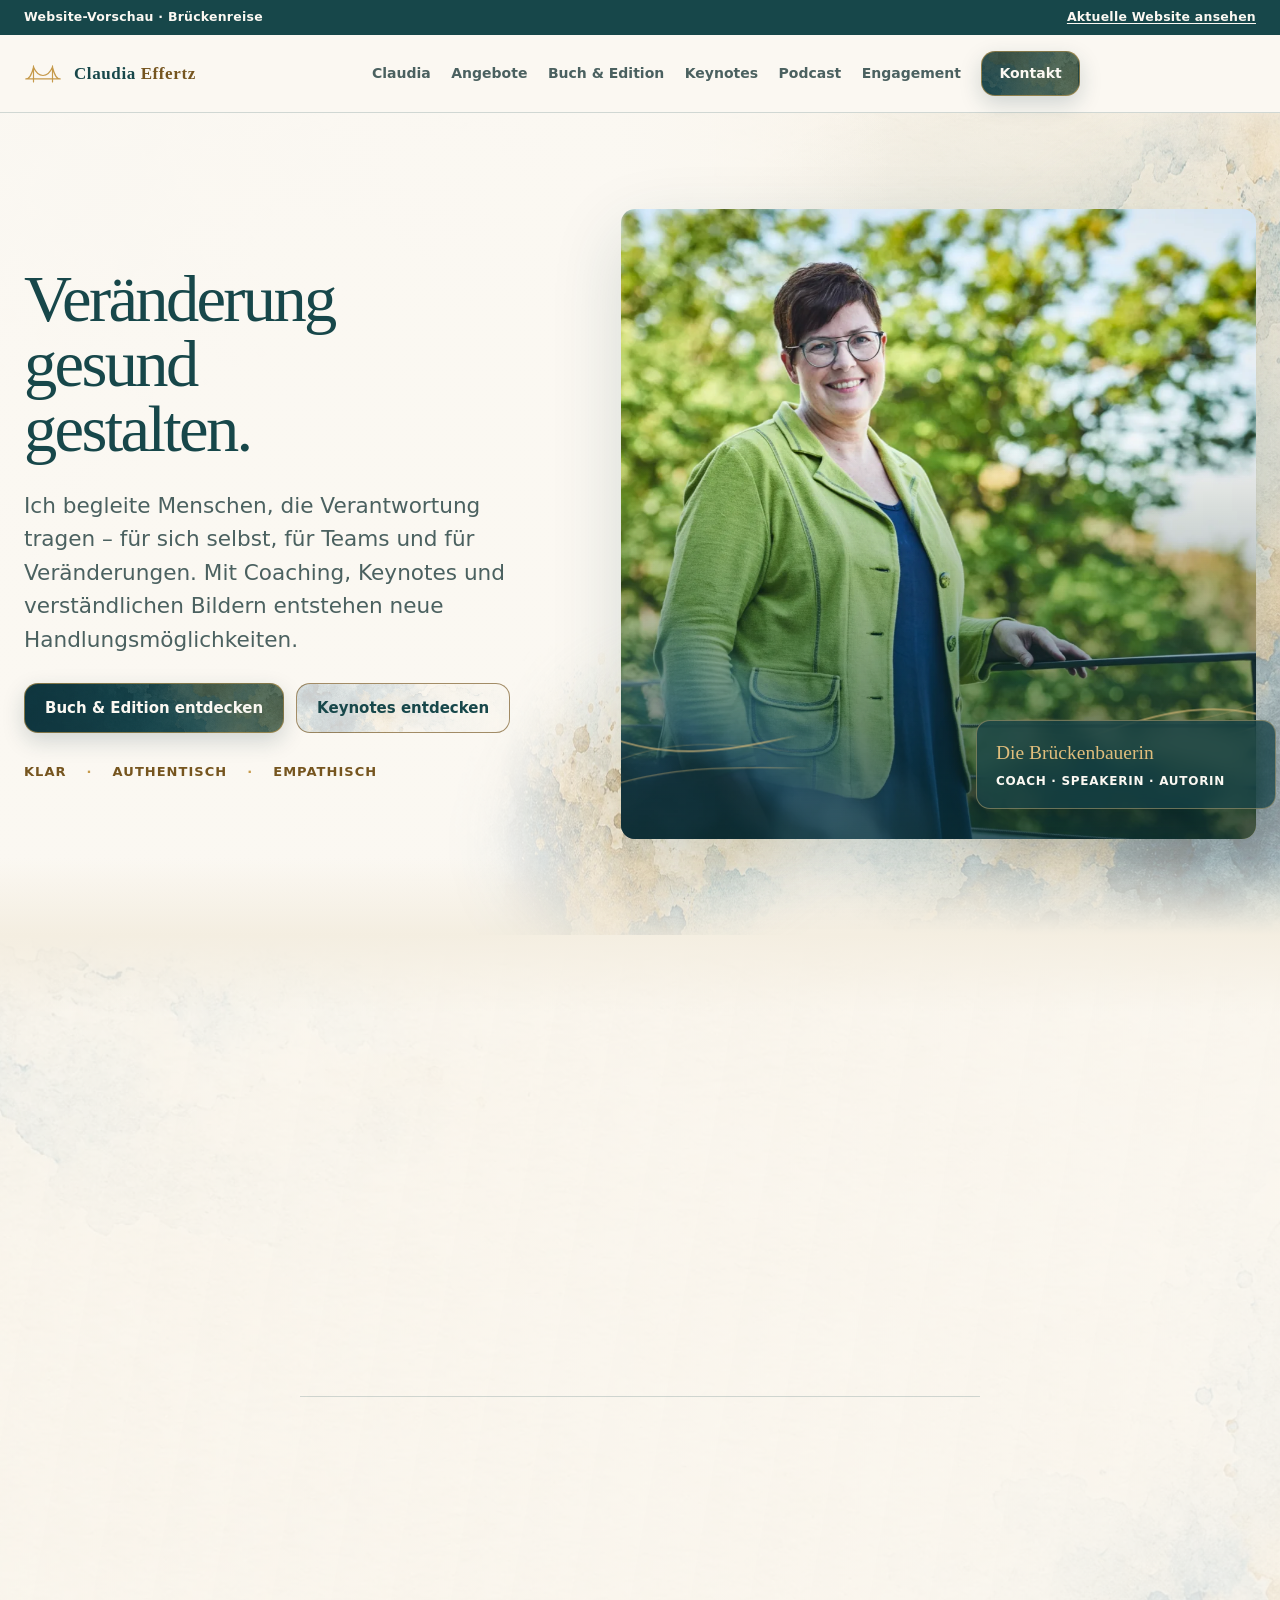
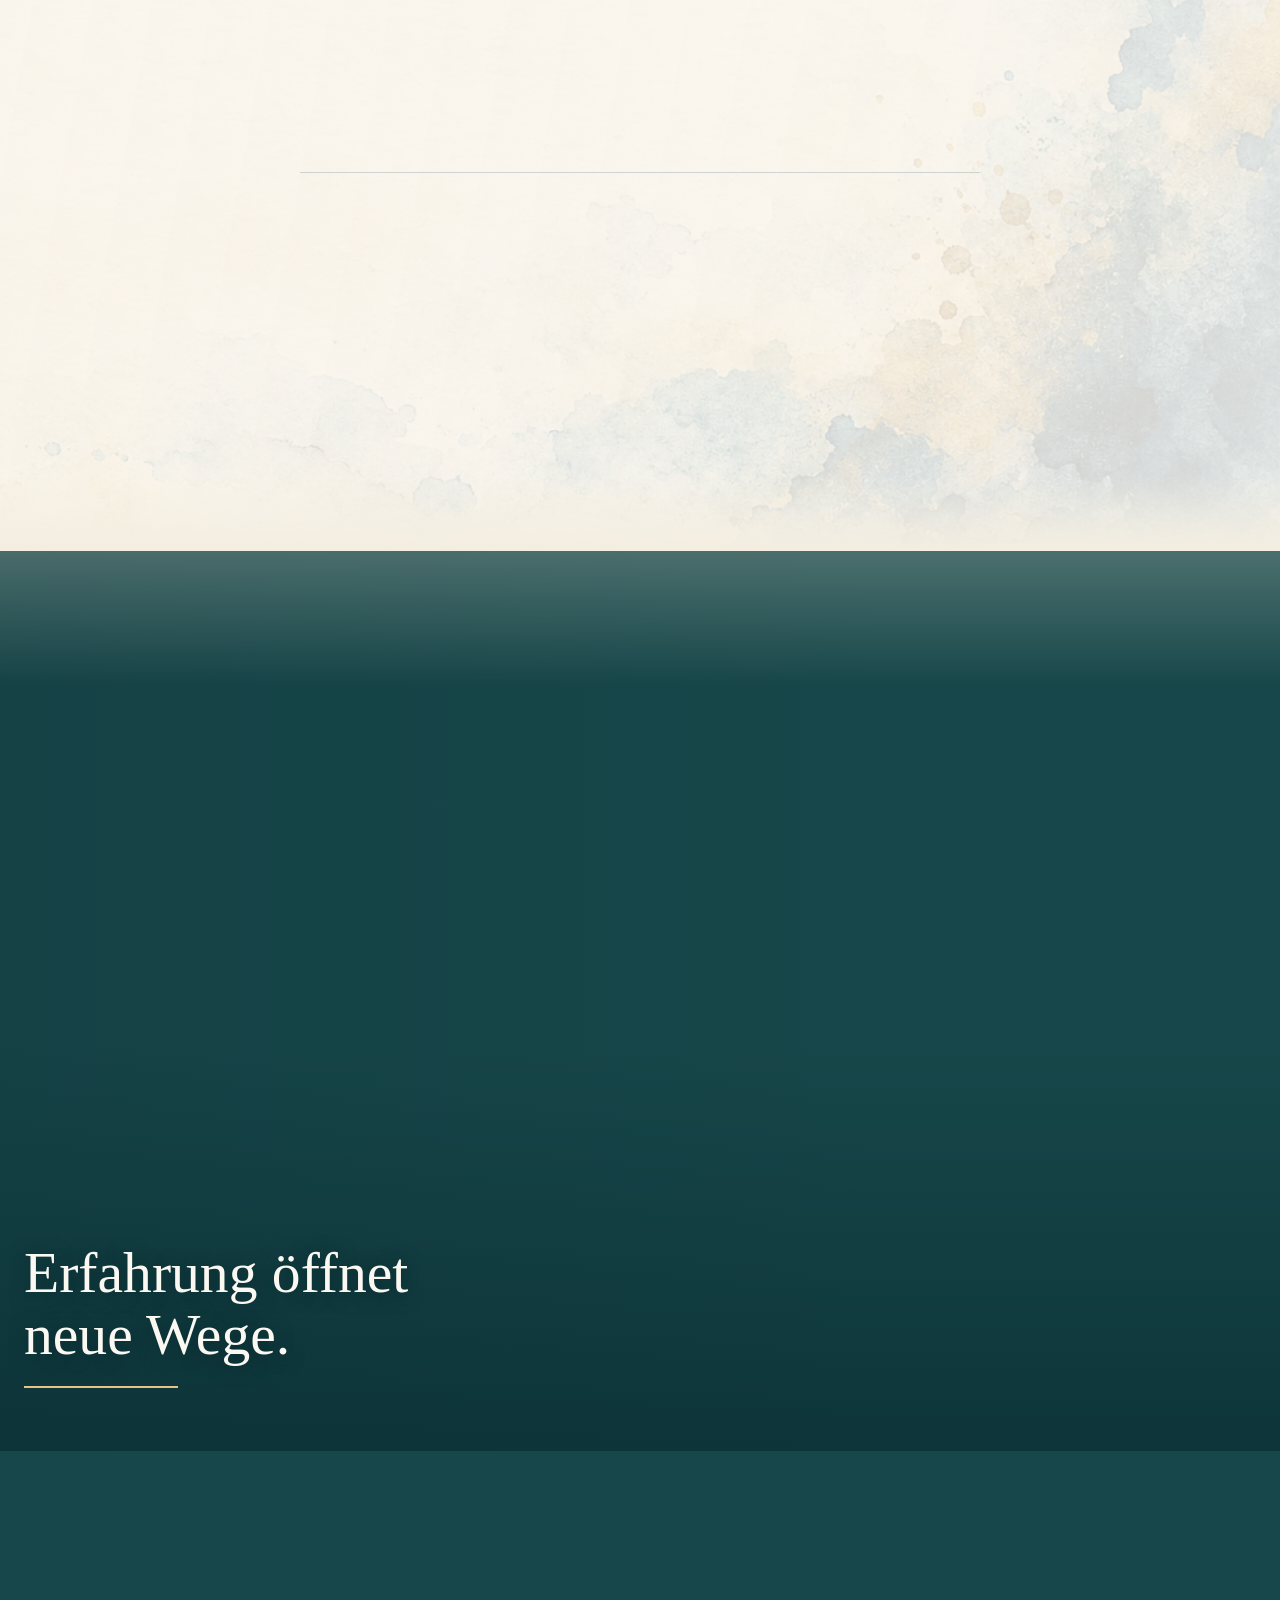
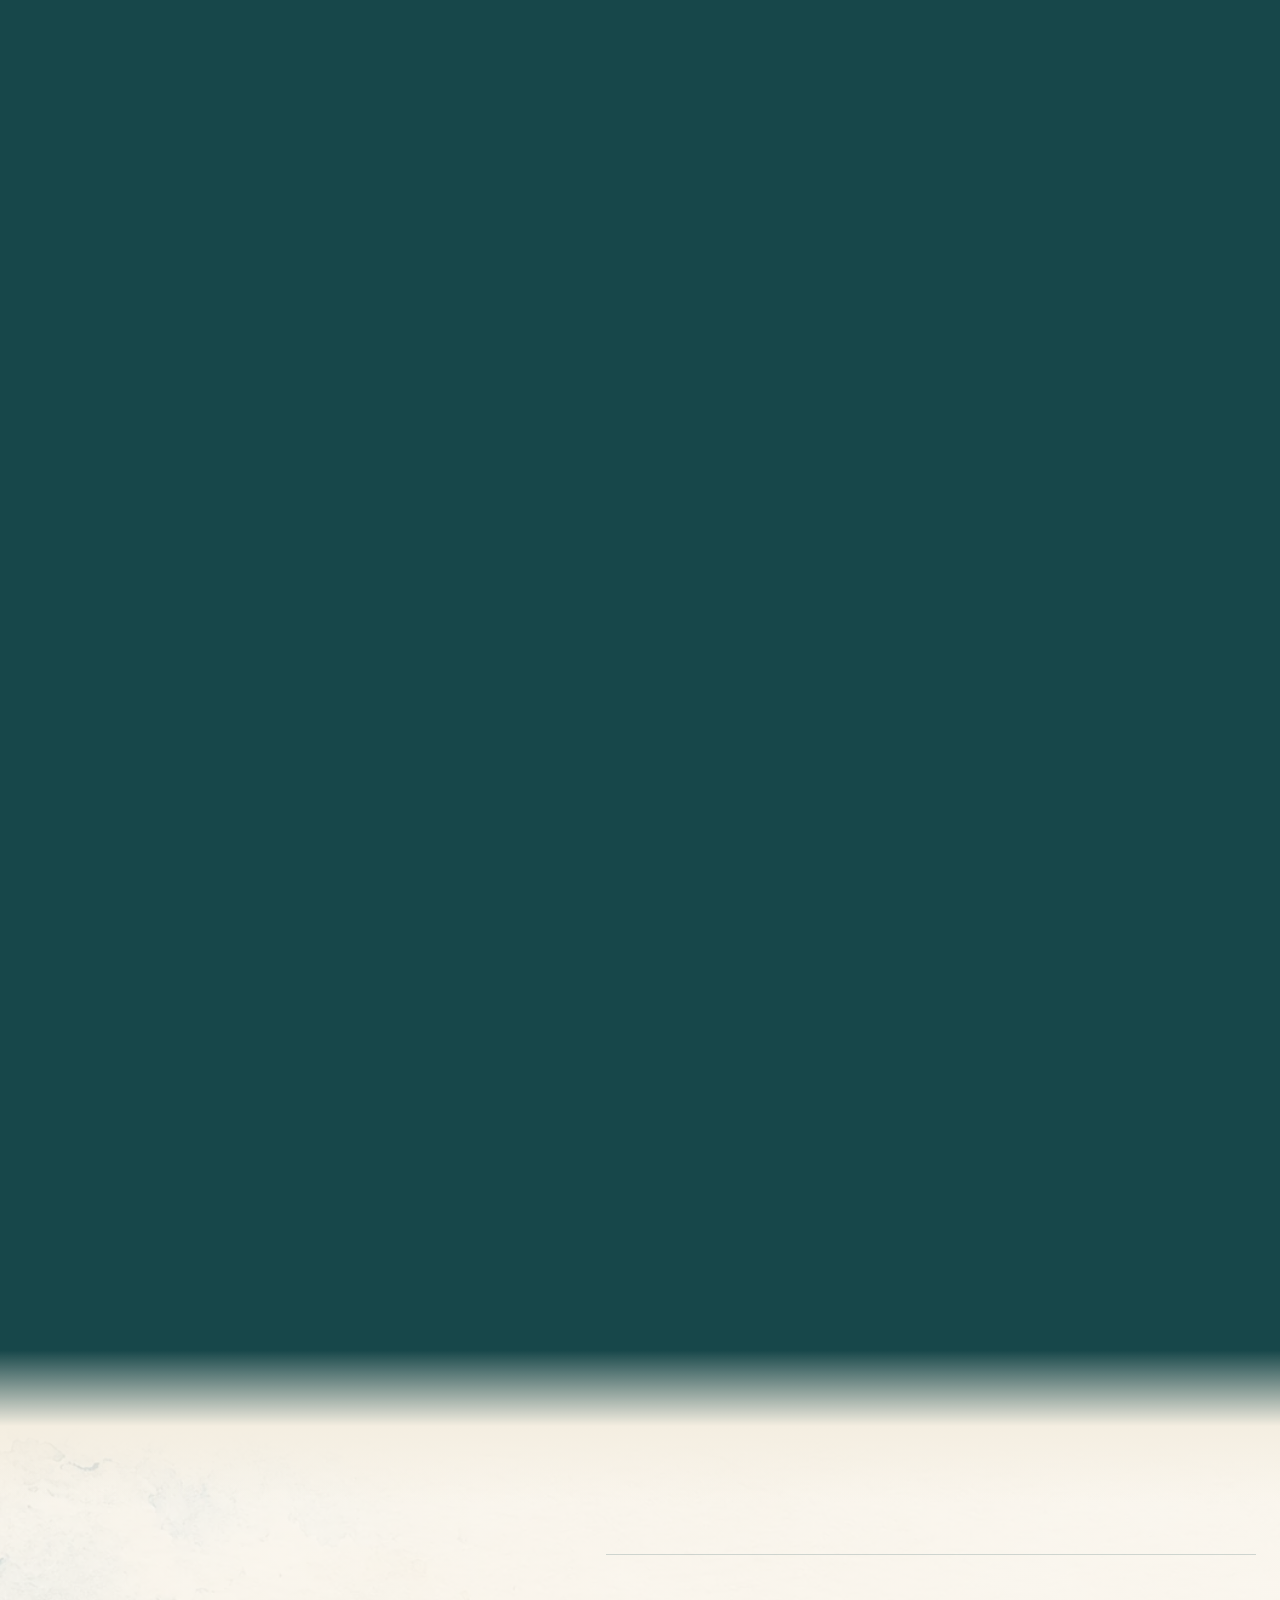
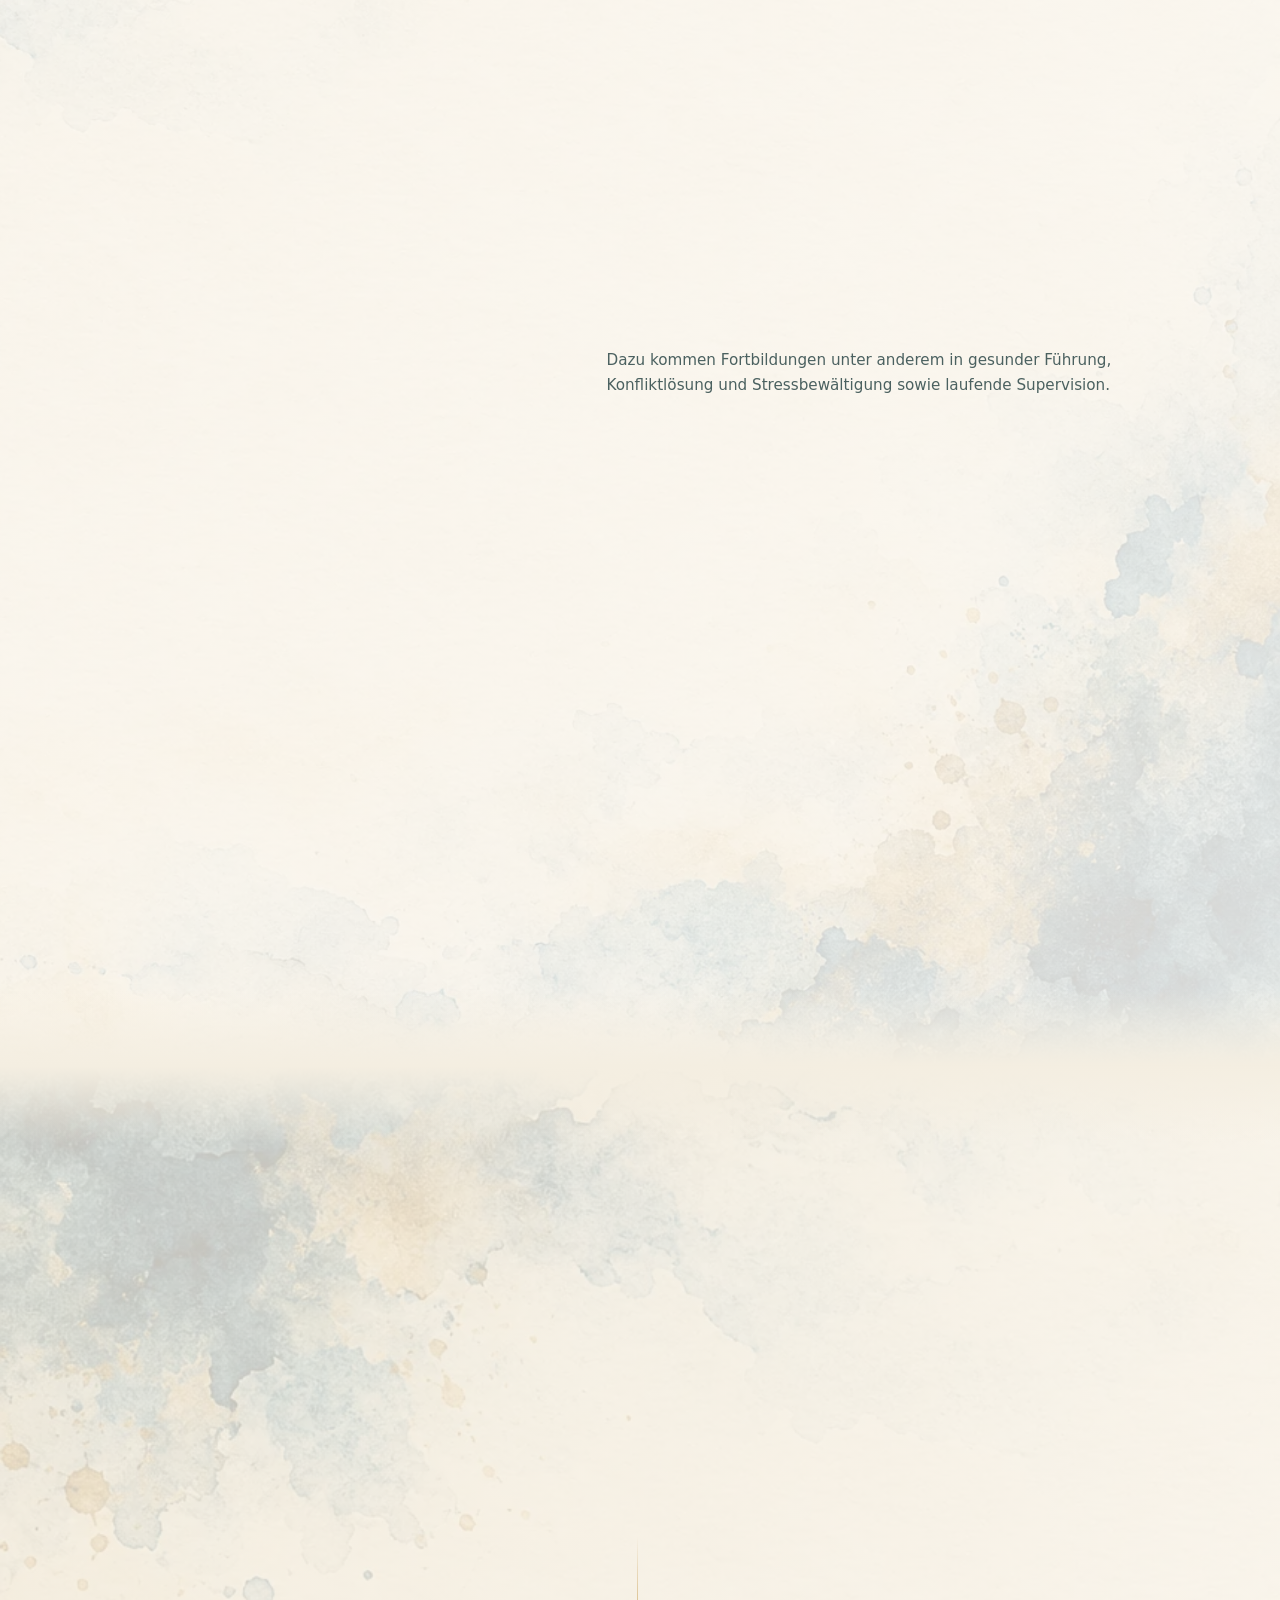
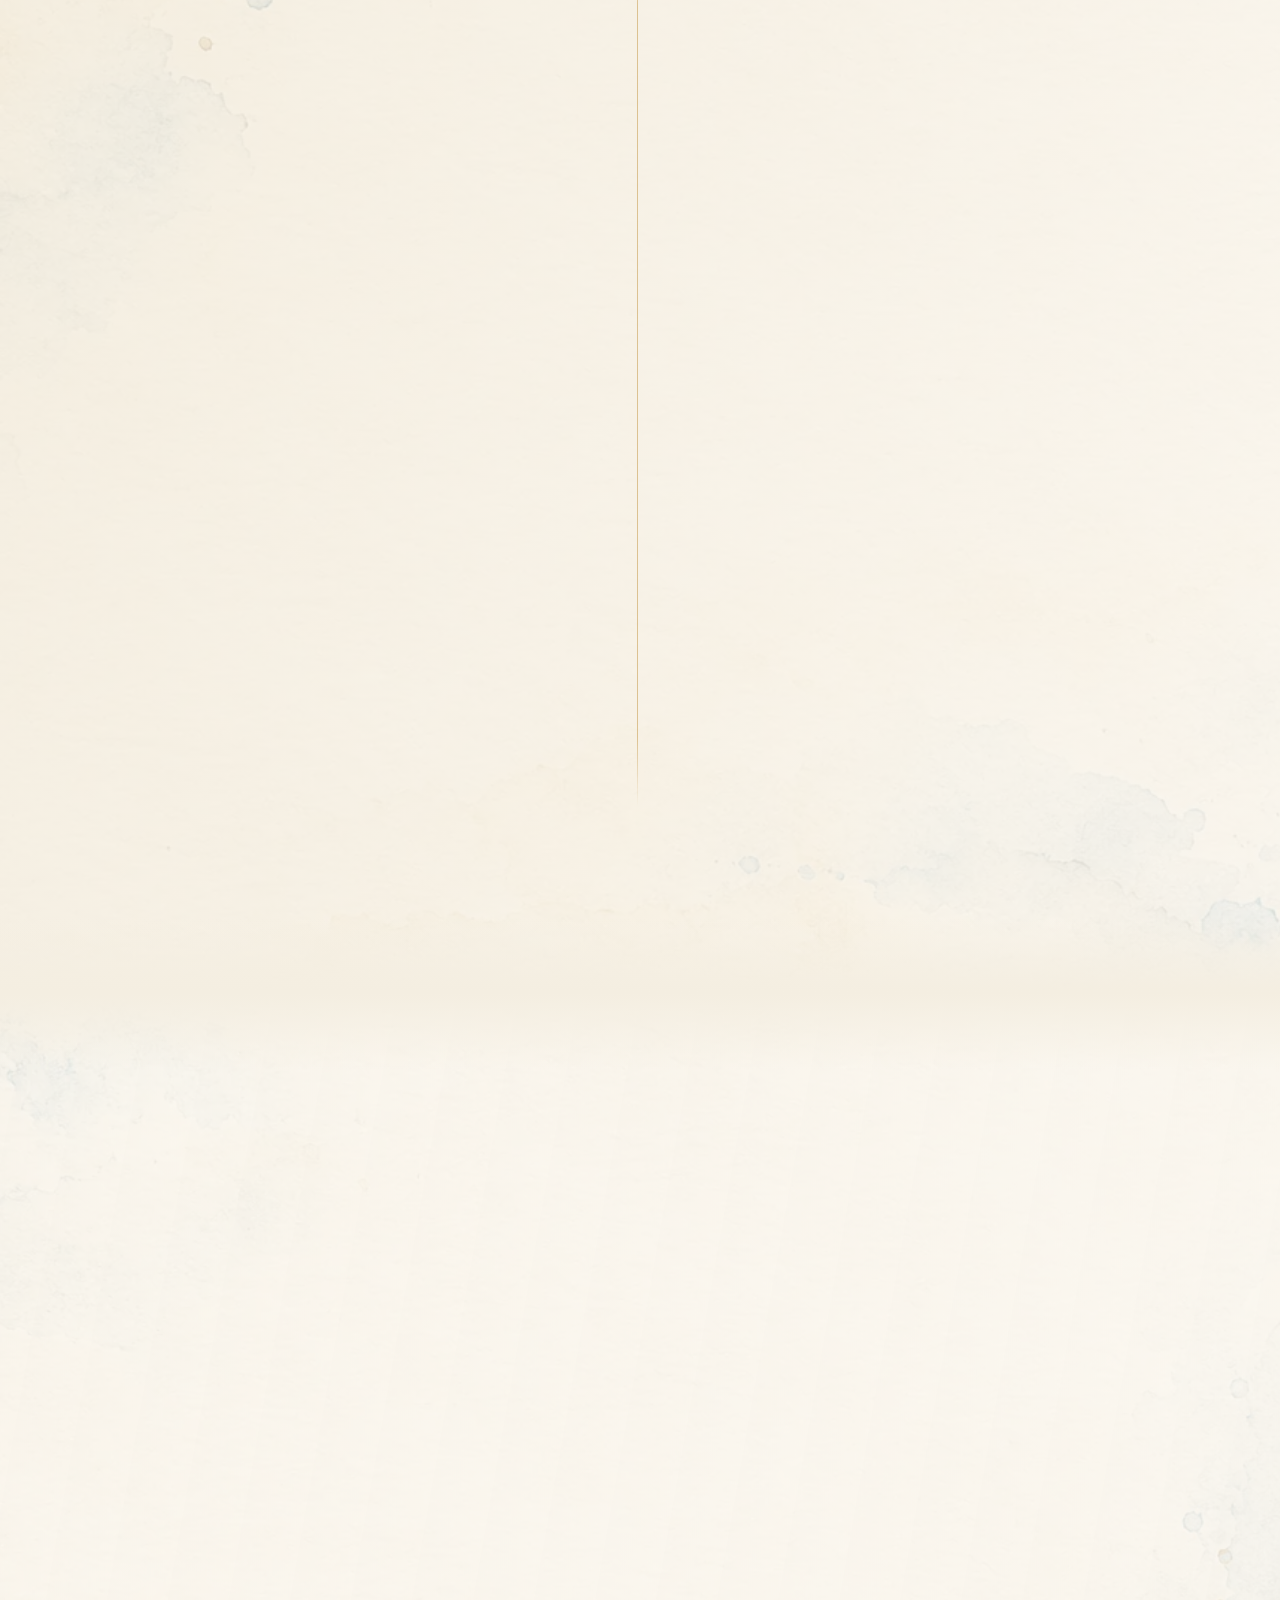
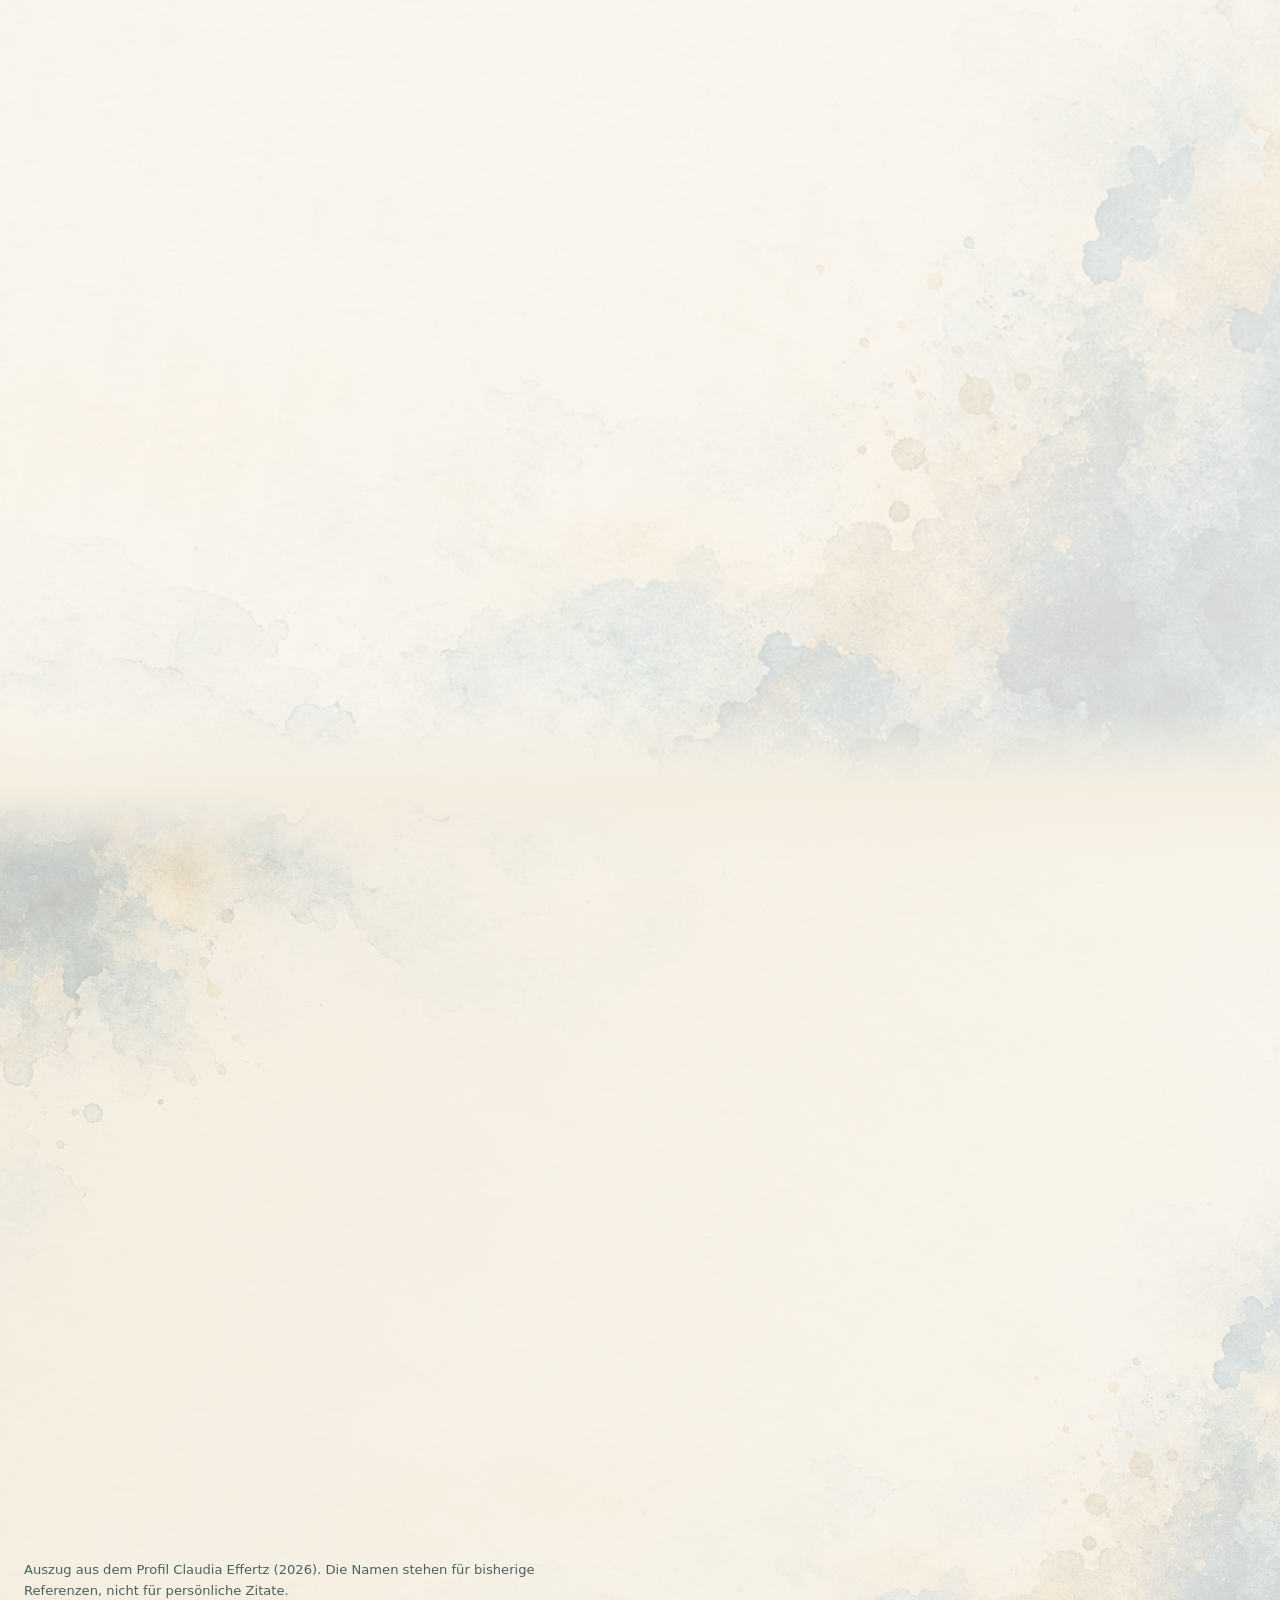
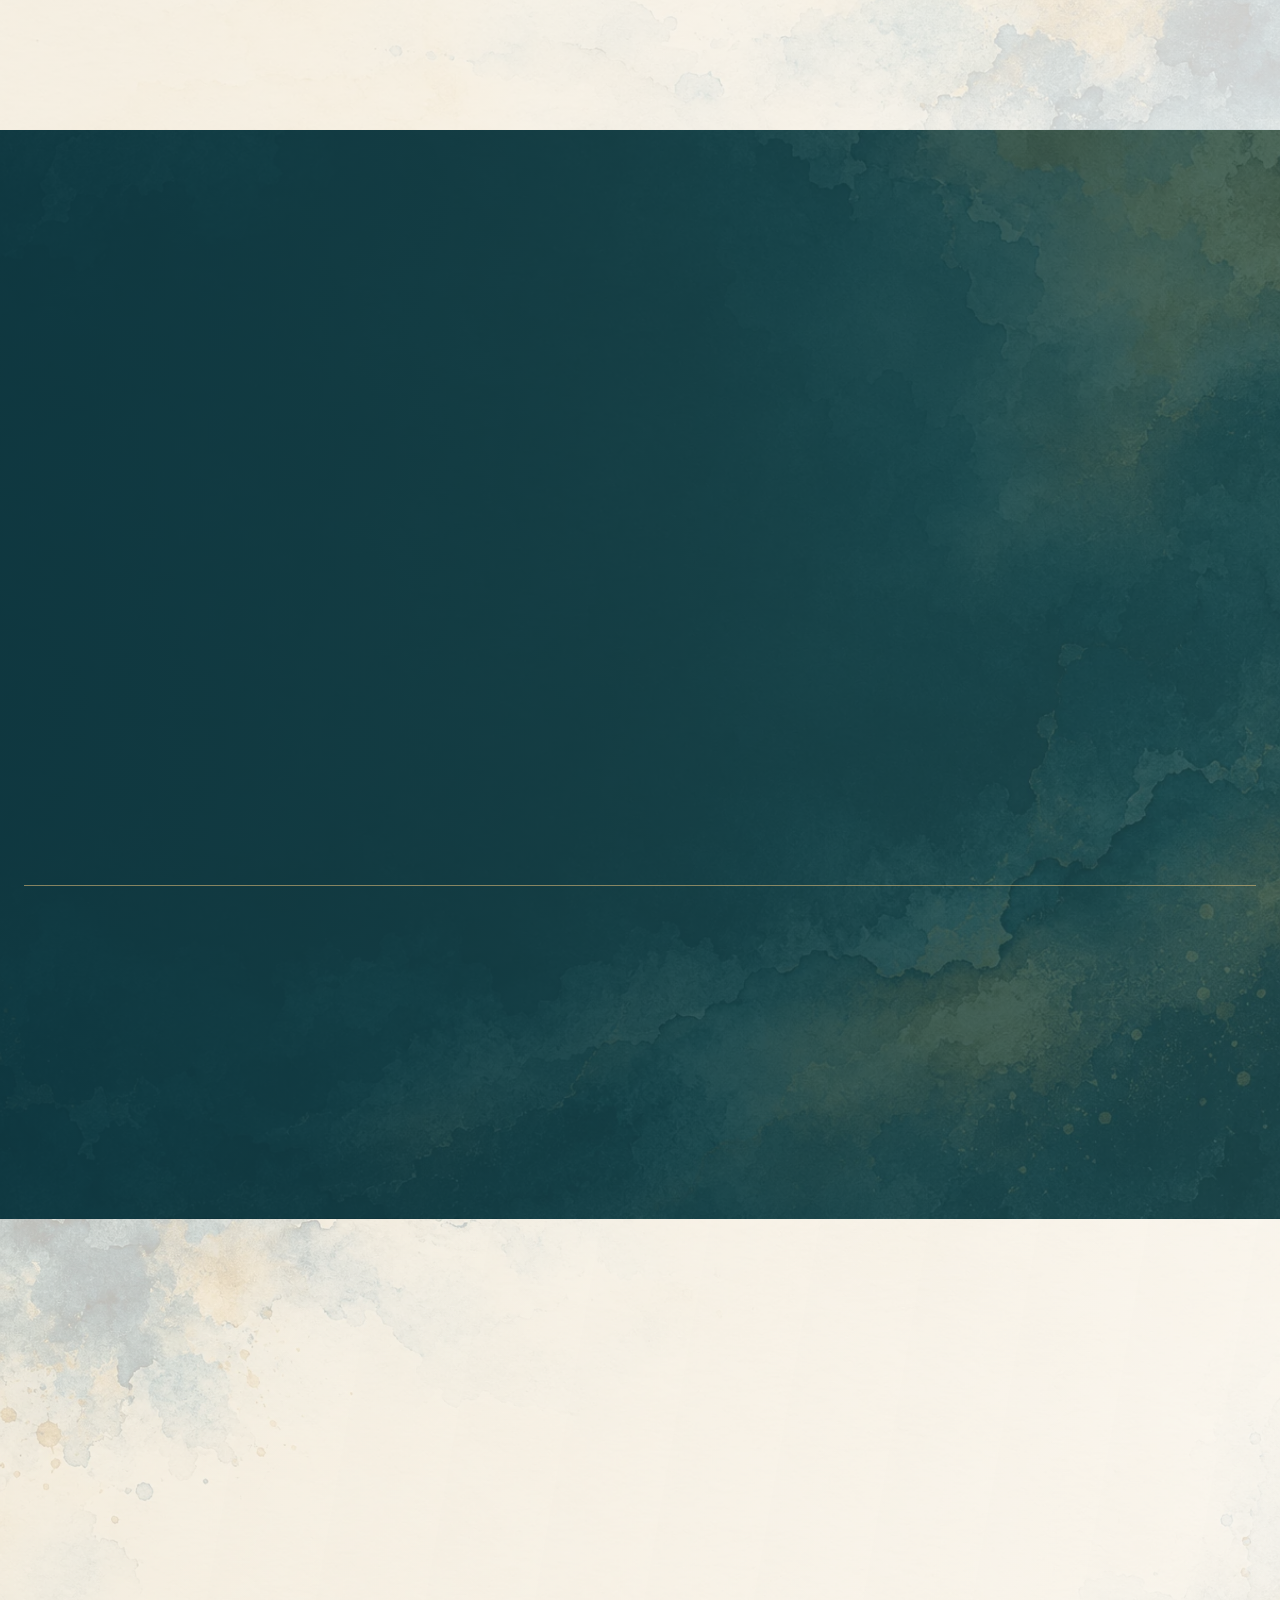
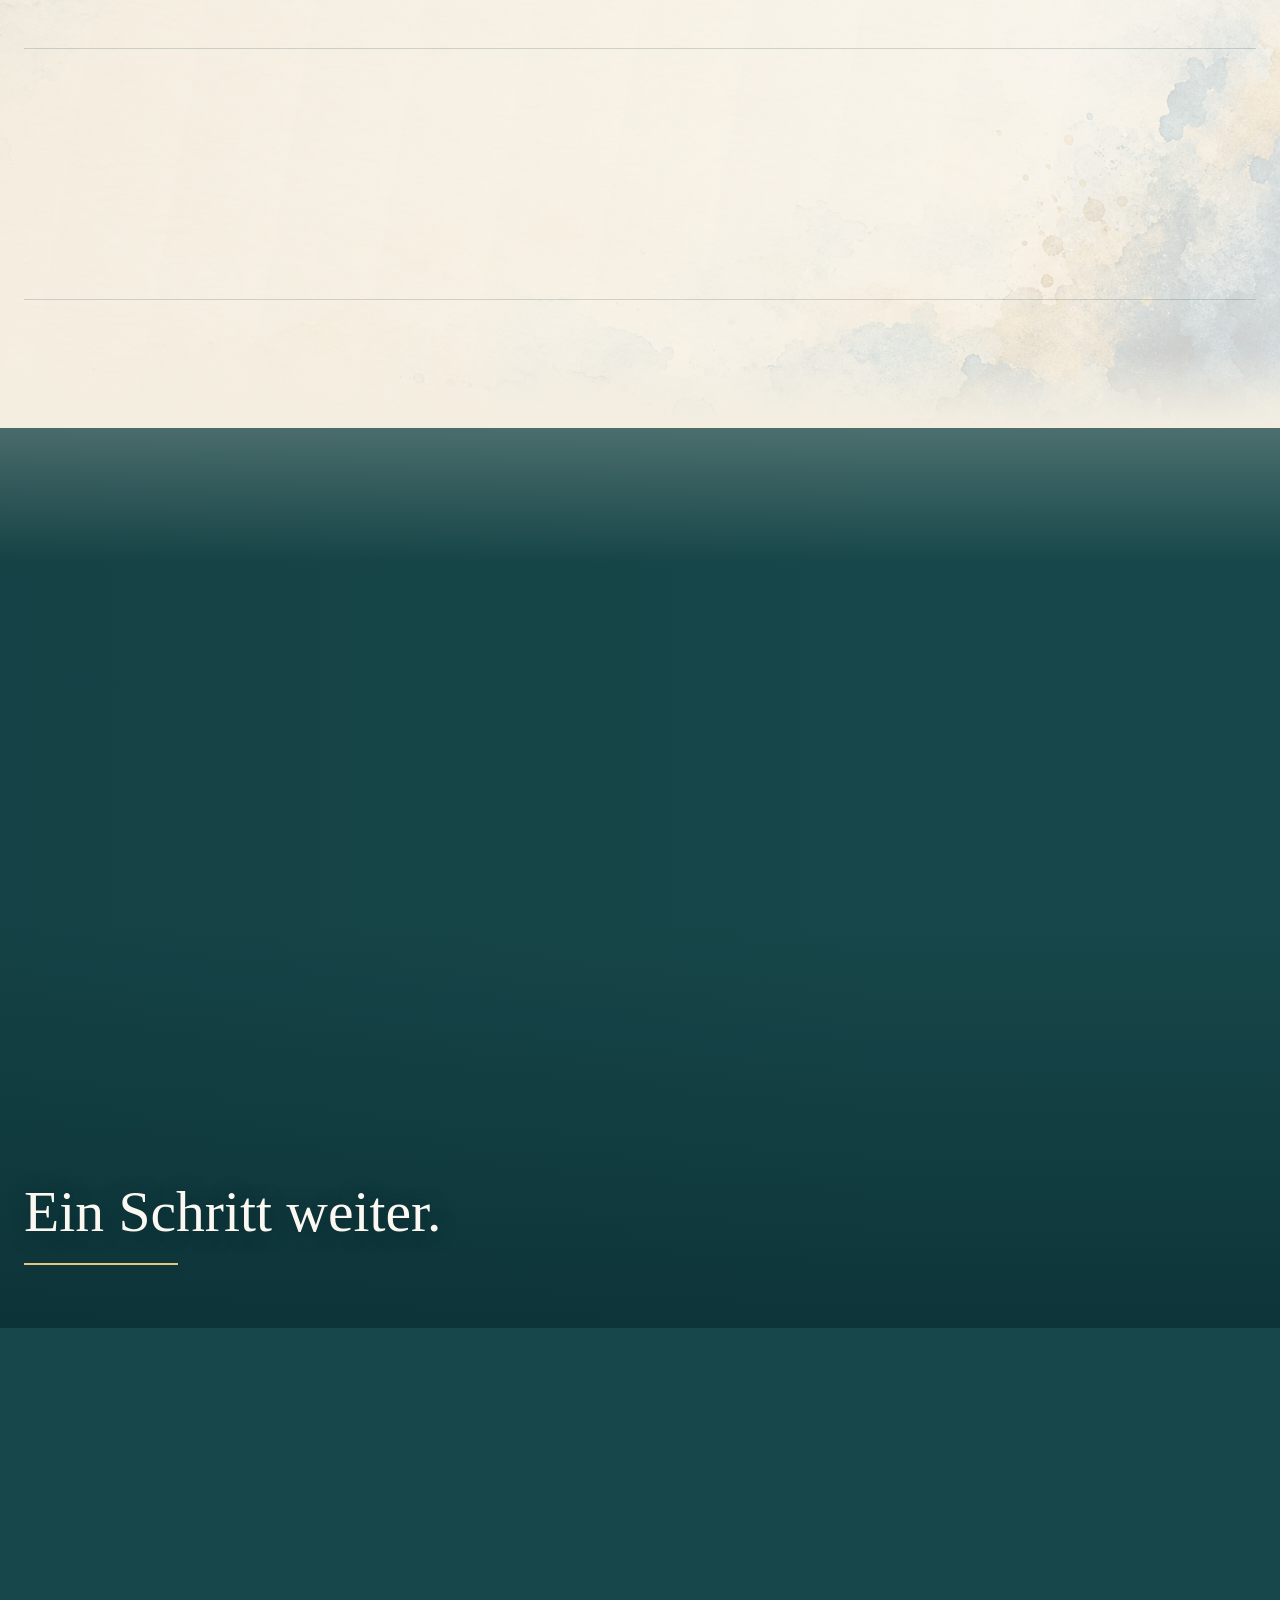
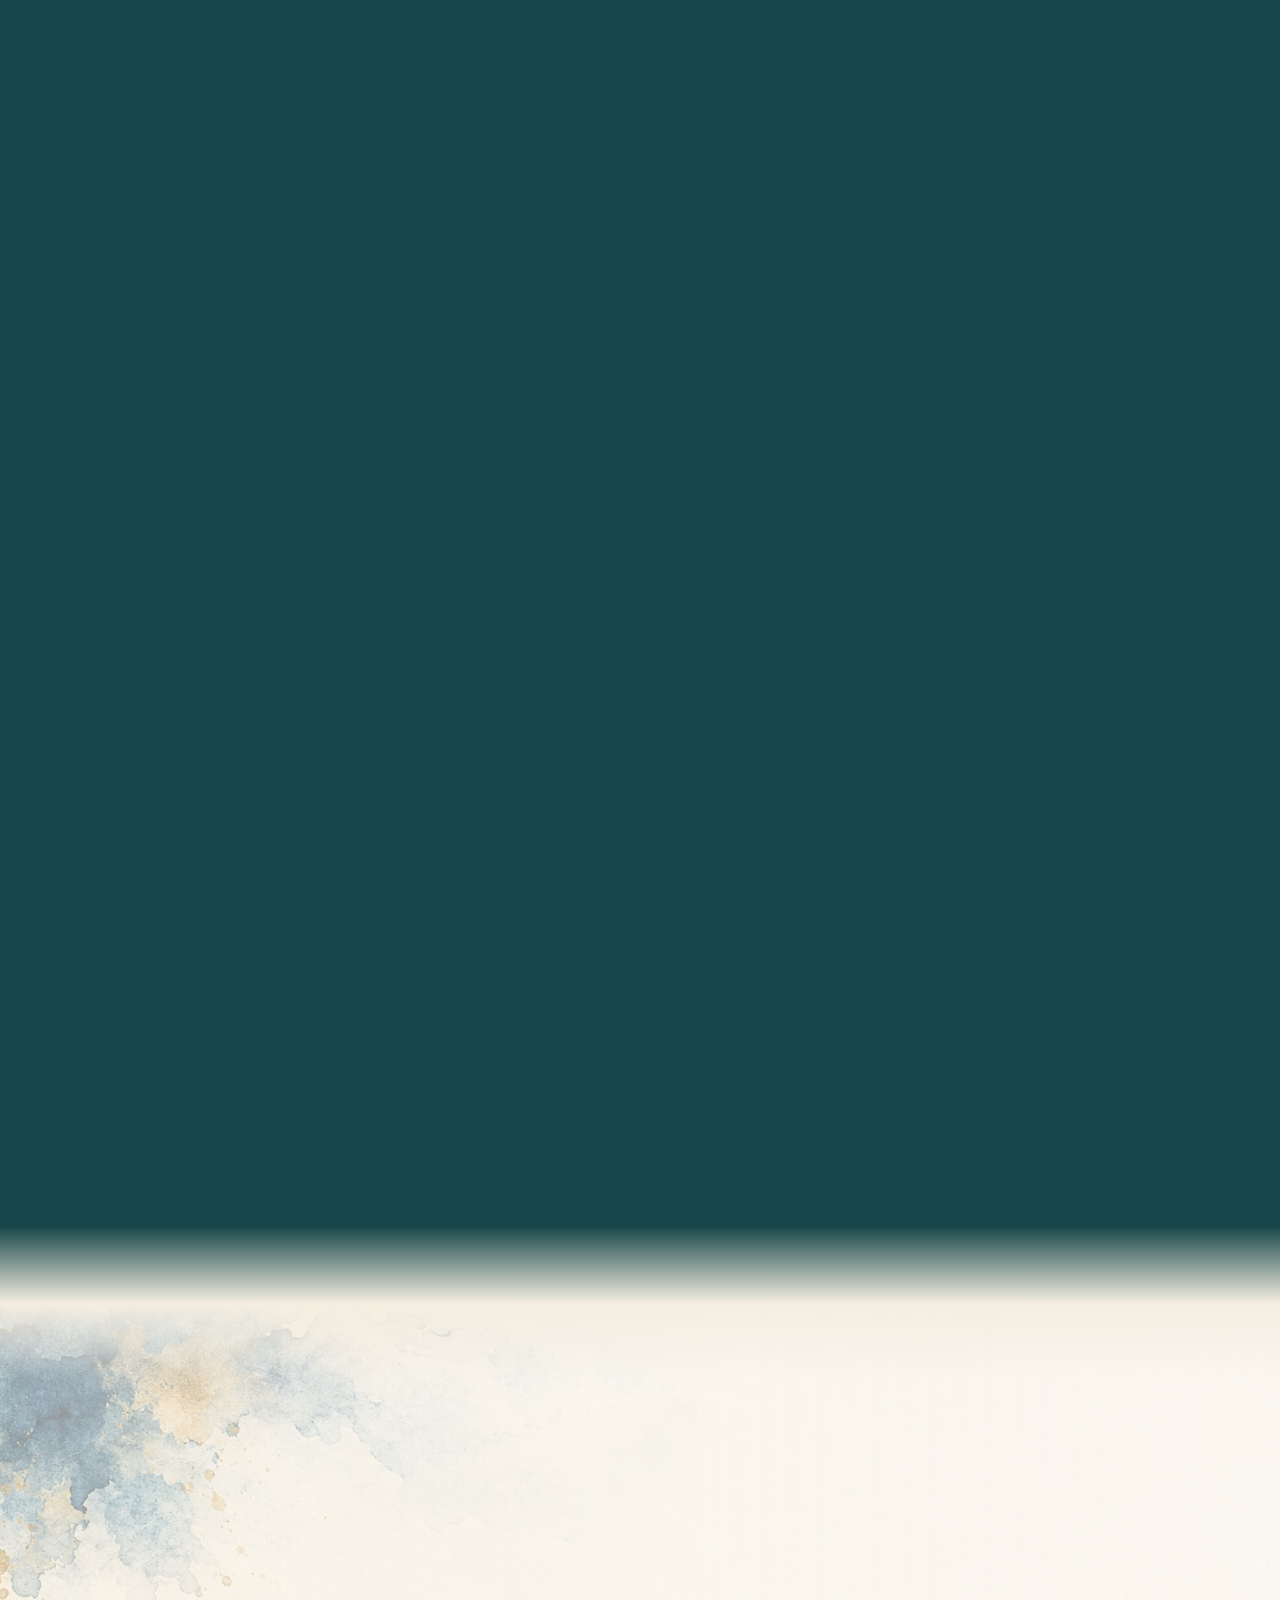
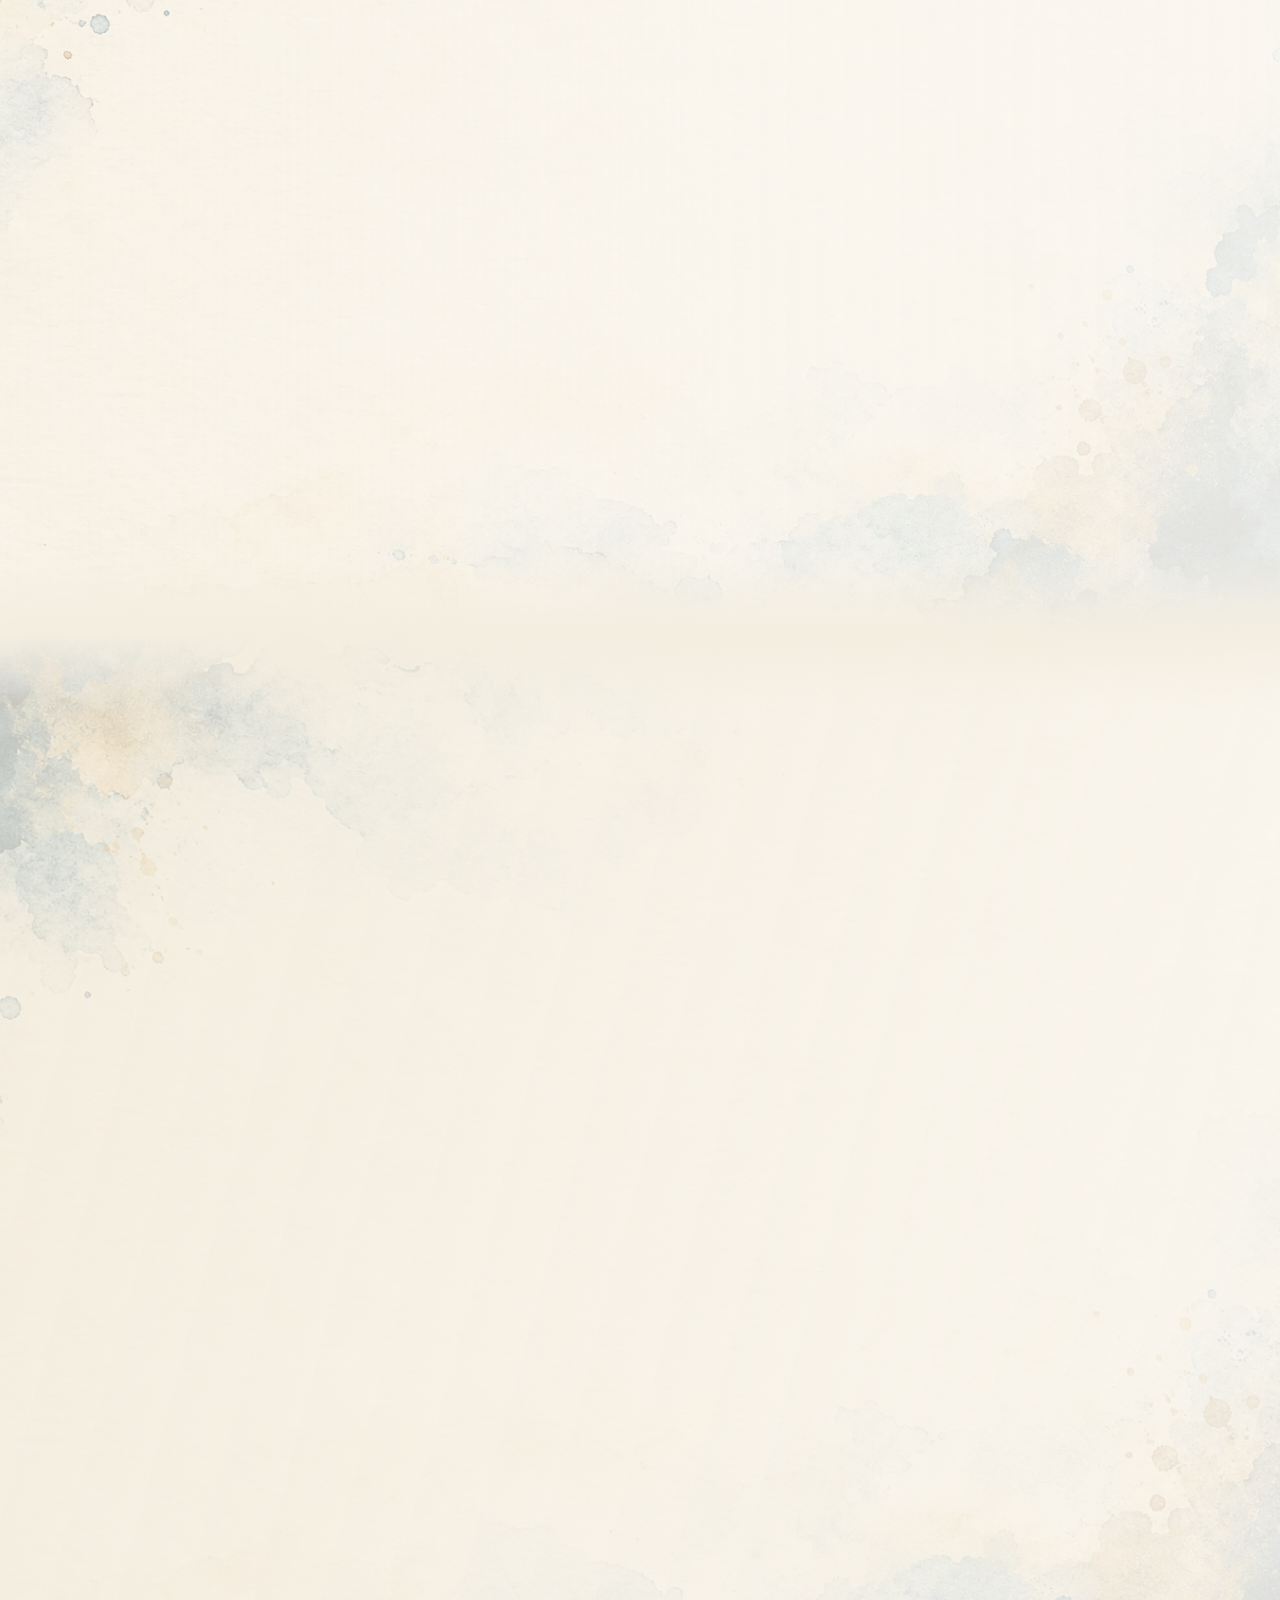
<file: preview-scroll/index.html>
<!doctype html>
<html lang="de">
  <head>
    <meta charset="utf-8">
    <meta name="viewport" content="width=device-width, initial-scale=1">
    <meta http-equiv="Content-Security-Policy" content="default-src 'self'; base-uri 'self'; object-src 'none'; form-action 'none'; frame-src 'none'; script-src 'self'; style-src 'self'; img-src 'self' data:; font-src 'self'; connect-src 'self'; media-src 'self'">
    <meta name="robots" content="noindex, nofollow">
    <meta name="theme-color" content="#F4EEE1">
    <link rel="icon" href="data:image/svg+xml,%3Csvg xmlns='http://www.w3.org/2000/svg' viewBox='0 0 64 64'%3E%3Crect width='64' height='64' rx='12' fill='%2317474a'/%3E%3Cpath d='M14 39h36M20 39l6-15 6 15 6-15 6 15' fill='none' stroke='%23dfbd7c' stroke-width='4' stroke-linecap='round' stroke-linejoin='round'/%3E%3C/svg%3E">
    <meta name="description" content="Claudia Effertz verbindet Menschen, Perspektiven und Möglichkeiten. Coaching, Speaking, Führung, Veränderung, Buch und Podcast.">
    <meta property="og:title" content="Claudia Effertz | Die Brückenbauerin">
    <meta property="og:description" content="Vom Verstehen zur Veränderung. Coaching, Speaking und Organisationsentwicklung mit Klarheit und Wärme.">
    <meta property="og:type" content="website">
    <meta property="og:image" content="../assets/ce-portrait-hero.webp">
    <title>Brückenreise · Vorschau | Claudia Effertz</title>
    <link rel="preload" href="../assets/ce-portrait-hero.webp" as="image" fetchpriority="high">
    <link rel="stylesheet" href="../styles.css?v=main-media-2">
    <link rel="stylesheet" href="bridge-scroll.css?v=3">
    <script src="../script.js?v=main-media-2" defer></script>
    <script src="bridge-scroll.js?v=4" defer></script>
  </head>
  <body class="site-home">
    <a class="skip-link" href="#inhalt">Zum Inhalt</a>
    <div class="preview-ribbon"><span>Website-Vorschau · Brückenreise</span><a href="../">Aktuelle Website ansehen</a></div>

    <header class="site-header" data-header>
      <a class="brand" href="#start" aria-label="Claudia Effertz, Startseite">
        <svg class="brand__mark" viewBox="0 0 64 40" aria-hidden="true">
          <path d="M3 30h58M16 8v27M48 8v27M16 10c8 19 24 19 32 0M3 30c7 0 10-8 13-20M48 10c3 12 6 20 13 20"/>
        </svg>
        <span>Claudia <strong>Effertz</strong></span>
      </a>

      <nav class="desktop-nav" aria-label="Hauptnavigation">
        <a href="#claudia">Claudia</a>
        <a href="#angebote">Angebote</a>
        <a href="../buch/">Buch &amp; Edition</a>
        <a href="#keynotes">Keynotes</a>
        <a href="../podcast/">Podcast</a>
        <a href="#engagement">Engagement</a>
        <a class="nav-cta" href="#kontakt">Kontakt</a>
      </nav>

      <div class="header-actions">
        <button class="menu-button" type="button" aria-expanded="false" aria-controls="mobile-menu" data-menu-button>Menü</button>
      </div>
      <nav class="mobile-nav" id="mobile-menu" aria-label="Mobile Navigation" data-mobile-menu hidden>
        <a href="#claudia">Claudia</a>
        <a href="#angebote">Angebote</a>
        <a href="../buch/">Buch &amp; Edition</a>
        <a href="#keynotes">Keynotes</a>
        <a href="../podcast/">Podcast</a>
        <a href="#engagement">Engagement</a>
        <a href="#kontakt">Kontakt</a>
      </nav>
      <span class="site-header__progress" aria-hidden="true"></span>
    </header>

    <main id="inhalt" tabindex="-1">
      <section class="hero" id="start" aria-labelledby="hero-title">
        <div class="shell hero__grid">
          <div class="hero__copy">
            <h1 id="hero-title"><span>Veränderung</span><span>gesund gestalten.</span></h1>
            <p class="hero__lead">Ich begleite Menschen, die Verantwortung tragen – für sich selbst, für Teams und für Veränderungen. Mit Coaching, Keynotes und verständlichen Bildern entstehen neue Handlungsmöglichkeiten.</p>
            <div class="actions">
              <a class="button button--primary" href="../buch/">Buch &amp; Edition entdecken</a>
              <a class="button button--secondary" href="#keynotes">Keynotes entdecken</a>
            </div>
            <p class="hero__values"><span>Klar</span><span>Authentisch</span><span>Empathisch</span></p>
          </div>
          <div class="hero__stage">
            <figure class="hero__media">
              <img src="../assets/ce-portrait-hero.webp" width="1600" height="1068" alt="Claudia Effertz im grünen Blazer vor einem natürlichen Hintergrund" fetchpriority="high">
              <span class="hero__shade" aria-hidden="true"></span>
              <svg class="hero__connection" viewBox="0 0 720 260" preserveAspectRatio="none" aria-hidden="true" focusable="false" data-living-connection>
                <path class="hero__connection-line hero__connection-line--far" pathLength="1" d="M-32 205C118 122 242 224 360 166C480 108 596 192 752 108"/>
                <path class="hero__connection-line hero__connection-line--main" pathLength="1" d="M-28 154C126 226 246 110 360 166C486 228 592 88 748 148"/>
                <path class="hero__connection-line hero__connection-line--near" pathLength="1" d="M-36 226C126 166 244 224 360 174C486 126 610 214 758 132"/>
              </svg>
            </figure>
            <aside class="hero__glass" aria-label="Positionierung">
              <span>Die Brückenbauerin</span>
              <strong>Coach · Speakerin · Autorin</strong>
            </aside>
          </div>
        </div>
      </section>

      <section class="intro section" id="claudia" aria-labelledby="claudia-title">
        <div class="shell intro__grid">
          <div data-reveal>
            <h2 id="claudia-title">Veränderung darf verständlich sein.</h2>
          </div>
          <div class="prose" data-reveal>
            <p>Als Senior Coach (DCV), Organisationsentwicklerin, Autorin und Speakerin begleite ich seit über 25 Jahren Menschen und Organisationen in Veränderung.</p>
            <p>Meine Erfahrung als Führungskraft, Geschäftsführerin und Betriebsratsvorsitzende hilft mir, unterschiedliche Perspektiven zusammenzubringen – mit Klarheit, Empathie und einem Blick für das Machbare.</p>
          </div>
        </div>
        <ul class="shell connections" aria-label="Claudia Effertz verbindet Gegensätze">
          <li data-reveal aria-label="Wirtschaft und Menschlichkeit"><span aria-hidden="true">Wirtschaft</span><i aria-hidden="true"></i><span aria-hidden="true">Menschlichkeit</span></li>
          <li data-reveal aria-label="Herz und Verstand"><span aria-hidden="true">Herz</span><i aria-hidden="true"></i><span aria-hidden="true">Verstand</span></li>
          <li data-reveal aria-label="Gesundheit und Leistung"><span aria-hidden="true">Gesundheit</span><i aria-hidden="true"></i><span aria-hidden="true">Leistung</span></li>
          <li data-reveal aria-label="Erfahrung und Innovation"><span aria-hidden="true">Erfahrung</span><i aria-hidden="true"></i><span aria-hidden="true">Innovation</span></li>
          <li data-reveal aria-label="Wissenschaft und Praxis"><span aria-hidden="true">Wissenschaft</span><i aria-hidden="true"></i><span aria-hidden="true">Praxis</span></li>
        </ul>
        <dl class="shell facts" aria-label="Erfahrung und Arbeitsweise">
          <div data-reveal><dt data-count-from="0" data-count-to="21" aria-label="21">21</dt><dd>erste Führungsaufgabe</dd></div>
          <div data-reveal><dt data-count-from="2026" data-count-to="1999" aria-label="1999">1999</dt><dd>Start in die Selbstständigkeit</dd></div>
          <div data-reveal><dt data-count-from="0" data-count-to="25" data-count-suffix="+" aria-label="mehr als 25">25+</dt><dd>Jahre Begleitung</dd></div>
          <div data-reveal><dt class="facts__word">DCV</dt><dd>Senior Coach</dd></div>
        </dl>
      </section>

      <section class="bridge-journey" aria-label="Brückenfahrt zu Aus- und Weiterbildung" data-bridge-journey data-clip="00">
        <div class="bridge-journey__stage">
          <picture class="bridge-journey__poster" aria-hidden="true">
            <source media="(max-width: 700px)" srcset="media/poster/mobil_00_start.jpg">
            <img src="media/poster/desktop_00_start.jpg" width="1280" height="720" alt="" loading="lazy" decoding="async">
          </picture>
          <video class="bridge-journey__video" muted playsinline preload="none" aria-hidden="true" tabindex="-1"></video>
          <div class="bridge-journey__shade" aria-hidden="true"></div>
          <div class="bridge-journey__copy shell">
            <p>Erfahrung öffnet neue Wege.</p>
          </div>
        </div>
      </section>

      <section class="section credentials" id="qualifikationen" aria-labelledby="credentials-title">
        <div class="shell credentials__layout">
          <header class="credentials__intro" data-reveal>
            <span class="section-kicker">Aus- und Weiterbildung · Auszug</span>
            <h2 id="credentials-title">Ein solides Fundament. Viele Perspektiven.</h2>
            <p>Meine Arbeit verbindet Coaching, Kommunikation und Führung mit kontinuierlicher fachlicher Weiterentwicklung.</p>
            <figure class="credentials__image" data-reveal>
              <img src="../assets/ce-credentials-bridge.webp" width="1122" height="1402" alt="Ein kleines goldenes Brückenmodell steht über den Seiten eines offenen Notizbuchs" loading="lazy" decoding="async">
            </figure>
          </header>
          <div>
            <ul class="credentials__list" aria-label="Ausgewählte Aus- und Weiterbildungen">
              <li data-reveal><span aria-hidden="true">01</span><p>Coach, zertifiziert beim DCV</p></li>
              <li data-reveal><span aria-hidden="true">02</span><p>NLP-Resonanz®: Practitioner, Coach, Master und Trainer</p></li>
              <li data-reveal><span aria-hidden="true">03</span><p>Trainer- und Coachausbildung bei der Deutschen Bank · DISG-Trainerlizenz</p></li>
              <li data-reveal><span aria-hidden="true">04</span><p>Resonanz-Kinder- und Jugend-Coach</p></li>
              <li data-reveal><span aria-hidden="true">05</span><p>Gordon-Familienkonferenz und LET (Managerkonferenz)</p></li>
            </ul>
            <p class="credentials__note">Dazu kommen Fortbildungen unter anderem in gesunder Führung, Konfliktlösung und Stressbewältigung sowie laufende Supervision.</p>
          </div>
        </div>
      </section>

      <section class="section method" aria-labelledby="method-title">
        <div class="shell">
          <header class="section-head" data-reveal>
            <h2 id="method-title">Aus Einsicht wird Bewegung.</h2>
            <p>Sechs Schritte geben Veränderung eine klare Richtung.</p>
          </header>
          <div class="method__layout">
            <figure class="method__media" data-reveal>
              <img src="../assets/ce-collaboration.webp" width="1536" height="1024" alt="Hände ordnen Karten rund um ein kleines Brückenmodell" loading="lazy" decoding="async">
            </figure>
            <ol class="method__list">
              <li data-reveal><strong>Verstehen</strong><span>Zusammenhänge, Bedürfnisse und Dynamiken erkennen.</span></li>
              <li data-reveal><strong>Verbinden</strong><span>Menschen, Perspektiven und Ressourcen zusammenbringen.</span></li>
              <li data-reveal><strong>Entwickeln</strong><span>Tragfähige Ideen und Lösungswege gestalten.</span></li>
              <li data-reveal><strong>Befähigen</strong><span>Verantwortung, Kompetenz und Zuversicht stärken.</span></li>
              <li data-reveal><strong>Umsetzen</strong><span>Aus Entscheidungen konkrete nächste Schritte machen.</span></li>
              <li data-reveal><strong>Verankern</strong><span>Wirkung im Alltag und in der Organisation sichern.</span></li>
            </ol>
          </div>
        </div>
      </section>

      <section class="section offers" id="angebote" aria-labelledby="offers-title">
        <div class="shell">
          <header class="section-head" data-reveal>
            <h2 id="offers-title">Wobei ich Brücken baue</h2>
            <p>Orientierung, Entwicklung und Umsetzung für Menschen und Organisationen in Bewegung.</p>
          </header>
          <div class="offers__grid">
            <article data-reveal><h3>Führung &amp; Veränderung</h3><p>Menschen stärken, Verantwortung ermöglichen und Wandel gestalten, ohne Menschen zu verlieren.</p></article>
            <article data-reveal><h3>Coaching &amp; Organisationsentwicklung</h3><p>Komplexität sortieren, Ressourcen aktivieren und tragfähige Lösungen gemeinsam entwickeln.</p></article>
            <article data-reveal><h3>Strategische Projektentwicklung</h3><p>Aus einer guten Idee ein klares Konzept, passende Verbindungen und reale Wirkung machen.</p></article>
            <article data-reveal><h3>Krisen &amp; Rollenwechsel</h3><p>Orientierung in Übergängen schaffen und neue Handlungsfähigkeit Schritt für Schritt aufbauen.</p></article>
            <article data-reveal><h3>Speakerin &amp; Keynotes</h3><p>Vorträge, die nachdenklich machen, Mut geben und neue Perspektiven öffnen.</p></article>
            <article data-reveal><h3>Gesundheit &amp; Teilhabe</h3><p>Wissenschaftlich fundierte Aufklärung, Vernetzung und gesellschaftliche Veränderung unterstützen.</p></article>
          </div>
        </div>
      </section>

      <section class="section references" id="referenzen" aria-labelledby="references-title">
        <div class="shell">
          <header class="section-head" data-reveal>
            <span class="section-kicker">Referenzen · Auszug</span>
            <h2 id="references-title">Erfahrung in vielen Welten.</h2>
            <p>Eine Auswahl von Organisationen aus meinem Referenzprofil 2026.</p>
          </header>
          <div class="references__grid">
            <div class="references__group" data-reveal>
              <h3>Industrie</h3>
              <ul>
                <li>Coroplast, Wuppertal</li>
                <li>Horiba Europe GmbH</li>
                <li>MTU, alle Standorte</li>
                <li>Pirelli</li>
              </ul>
            </div>
            <div class="references__group" data-reveal>
              <h3>Wirtschaft &amp; Verwaltung</h3>
              <ul>
                <li>Deutsche Bank, bundesweit</li>
                <li>Software AG</li>
                <li>Alnatura Bio Supermärkte</li>
                <li>Kreisverwaltung Groß-Gerau</li>
              </ul>
            </div>
            <div class="references__group" data-reveal>
              <h3>Soziales &amp; Gesundheit</h3>
              <ul>
                <li>Augustinum Heidelberg</li>
                <li>Kinderschutzbund, Mainz</li>
                <li>Nieder-Ramstädter Diakonie</li>
                <li>Stiftung Kreuznacher Diakonie</li>
              </ul>
            </div>
          </div>
          <p class="references__note">Auszug aus dem Profil Claudia Effertz (2026). Die Namen stehen für bisherige Referenzen, nicht für persönliche Zitate.</p>
        </div>
      </section>

      <section class="section keynote-section" id="keynotes" aria-labelledby="keynotes-title">
        <div class="shell keynote-layout">
          <div class="keynote-intro" data-reveal>
            <span class="section-kicker">Speaking</span>
            <h2 id="keynotes-title">Keynotes, die Veränderung verständlich machen.</h2>
            <p>Wenn Anforderungen und Unsicherheit gleichzeitig steigen, brauchen Menschen Orientierung. Meine Vorträge machen greifbar, was Veränderung mit uns, unseren Teams und unserer Zusammenarbeit macht.</p>
            <a class="button button--primary" href="#kontakt">Keynote oder Workshop anfragen</a>
          </div>
          <figure class="keynote-feature" data-reveal data-interview>
            <div class="keynote-feature__screen">
              <video controls playsinline preload="none" poster="../assets/claudia-effertz-interview-poster.webp" aria-label="Claudia Effertz im Kurzinterview">
                <source src="../assets/claudia-effertz-interview.mp4" type="video/mp4">
                <a href="../assets/claudia-effertz-interview.mp4">Interviewvideo öffnen</a>
              </video>
              <button class="keynote-feature__play" type="button" data-video-play aria-label="Interview mit Claudia Effertz abspielen" hidden>
                <svg viewBox="0 0 24 24" aria-hidden="true"><path d="m9 5 10 7-10 7z"/></svg>
              </button>
              <span class="keynote-feature__eyebrow">Claudia im Gespräch</span>
            </div>
            <figcaption><strong>Claudia Effertz im Kurzinterview</strong><span>2:10 Minuten</span></figcaption>
          </figure>
          <div class="keynote-topics" aria-label="Keynote-Themen">
            <article data-reveal><div><h3>Orientierung im massiven Change</h3><p>Halt geben, auch wenn noch nicht alle Antworten vorliegen.</p></div></article>
            <article data-reveal><div><h3>Wenn Stress das Verhalten verändert</h3><p>Wahrnehmung und Zusammenarbeit unter Druck besser verstehen.</p></div></article>
            <article data-reveal><div><h3>Selbstführung und Resilienz</h3><p>Verantwortung übernehmen und die eigenen Ressourcen im Blick behalten.</p></div></article>
            <article data-reveal><div><h3>Leistung und Menschlichkeit</h3><p>Klarheit schaffen und unterschiedliche Bedürfnisse berücksichtigen.</p></div></article>
            <article data-reveal><div><h3>Metaphern, die weiterwirken</h3><p>Komplexe Zusammenhänge durch verständliche Bilder zugänglich machen.</p></div></article>
          </div>
        </div>
      </section>

      <section class="section voices" aria-labelledby="voices-title">
        <div class="shell">
          <header class="section-head" data-reveal>
            <h2 id="voices-title">Was die Zusammenarbeit auszeichnet.</h2>
          </header>
          <div class="voices__grid">
            <article data-reveal><p>Klarheit mit Wärme verbinden.</p></article>
            <article data-reveal><p>Komplexe Zusammenhänge verständlich machen.</p></article>
            <article data-reveal><p>Klarheit und Zuversicht für nächste Schritte schaffen.</p></article>
          </div>
        </div>
      </section>

      <section class="bridge-journey" aria-label="Brückenfahrt zum Buch" data-bridge-journey data-clip="01">
        <div class="bridge-journey__stage">
          <picture class="bridge-journey__poster" aria-hidden="true">
            <source media="(max-width: 700px)" srcset="media/poster/mobil_01_start.jpg">
            <img src="media/poster/desktop_01_start.jpg" width="1280" height="720" alt="" loading="lazy" decoding="async">
          </picture>
          <video class="bridge-journey__video" muted playsinline preload="none" aria-hidden="true" tabindex="-1"></video>
          <div class="bridge-journey__shade" aria-hidden="true"></div>
          <div class="bridge-journey__copy shell">
            <p>Ein Schritt weiter.</p>
          </div>
        </div>
      </section>

      <section class="section book" id="buch" aria-labelledby="book-title">
        <div class="shell book__grid">
          <figure class="book__media book__media--real" data-reveal>
            <img src="../assets/ce-book-cover-scene.webp" width="1122" height="1402" alt="Claudias Buch auf einem hellen Tisch neben einer goldenen Brückenskulptur; auf dem Cover führt eine begehbare Brücke zum Sonnenaufgang" loading="lazy" decoding="async">
          </figure>
          <div class="book__copy" data-reveal>
            <span class="section-kicker">Das Buch</span>
            <h2 id="book-title">Verstehen. Reflektieren. Handeln.</h2>
            <p class="book__title">Wie Du als Führungskraft nicht verrückt wirst und im echten Leben profitierst</p>
            <p>24 Metaphern übersetzen psychologische Zusammenhänge in Bilder, die im Führungsalltag wieder auftauchen. Das Buch lädt dazu ein, sich selbst und andere besser zu verstehen und bewusster zu handeln.</p>
            <p>Brückenkarten, Workbook, Online-Impulse und Postkarten helfen, Gedanken im Alltag lebendig zu halten.</p>
            <p class="book__status">Angekündigt für November 2026 · GOLD Verlag</p>
            <a class="button button--primary" href="../buch/">Buch &amp; Edition entdecken</a>
          </div>
        </div>
      </section>

      <section class="section testimonials" id="stimmen" aria-labelledby="testimonials-title">
        <div class="shell">
          <header class="testimonials__intro" data-reveal>
            <span class="section-kicker">Bewertungen</span>
            <h2 id="testimonials-title">Was weiterwirkt.</h2>
          </header>
          <div class="testimonials__grid">
            <article class="testimonials__featured" data-reveal>
              <div class="testimonials__rating"><span class="testimonials__stars" aria-hidden="true">★★★★★</span><span>5,0 / 5</span></div>
              <span class="testimonials__label">Persönliches Feedback an Claudia</span>
              <blockquote>
                <p>Liebe Claudia, dass ist ja genial. Wo kann man denn dein Buch kaufen?</p>
                <p>Du warst damals schon als eine meiner ersten Führungskräfte immer ein Vorbild für mich und davon profitiere ich heute noch.</p>
              </blockquote>
              <span class="testimonials__source">Direkte Rückmeldung · ohne Namensnennung</span>
            </article>
            <article class="testimonials__featured testimonials__featured--markus" data-reveal>
              <div class="testimonials__rating"><span class="testimonials__stars" aria-hidden="true">★★★★★</span><span>5,0 / 5</span></div>
              <span class="testimonials__label">Stimme aus der Zusammenarbeit</span>
              <blockquote>
                <p>Claudia Effertz steht als erfahrene Krisenmanagerin Menschen und Unternehmen gerade dann zur Seite, wenn es schwierig wird – mit einem offenen Ohr, viel Empathie, menschlicher Wärme und der Erfahrung, gemeinsam wieder Klarheit, Halt und Zuversicht zu finden.</p>
              </blockquote>
              <span class="testimonials__source">Markus Riebel · Unternehmer</span>
            </article>
          </div>
          <div class="testimonials__compact-grid">
            <article class="testimonials__compact" data-reveal>
              <div class="testimonials__rating"><span class="testimonials__stars" aria-hidden="true">★★★★★</span><span>5,0 / 5</span></div>
              <span class="testimonials__label">Zum ersten Bucheindruck</span>
              <blockquote><p>So schöne Bilder und ich würde mich am liebsten direkt hinsetzen und alles lesen.</p></blockquote>
              <span class="testimonials__source">Persönliche Rückmeldung · anonymisiert</span>
            </article>
            <article class="testimonials__compact" data-reveal>
              <div class="testimonials__rating"><span class="testimonials__stars" aria-hidden="true">★★★★★</span><span>5,0 / 5</span></div>
              <span class="testimonials__label">Zur Wirkung der Lektüre</span>
              <blockquote><p>Ich habe sofort einige Ideen mitgenommen, die am Mittwoch sicher zum Einsatz kommen!</p></blockquote>
              <span class="testimonials__source">Persönliche Rückmeldung · anonymisiert</span>
            </article>
            <article class="testimonials__compact" data-reveal>
              <div class="testimonials__rating"><span class="testimonials__stars" aria-hidden="true">★★★★★</span><span>5,0 / 5</span></div>
              <span class="testimonials__label">Zu den Reflexionsfragen</span>
              <blockquote><p>Ich fand die Reflexionsfragen am Ende jedes Kapitels auch sehr hilfreich.</p></blockquote>
              <span class="testimonials__source">Persönliche Rückmeldung · anonymisiert</span>
            </article>
          </div>
        </div>
      </section>

      <section class="section training" id="ausbildungen" aria-labelledby="training-title">
        <div class="shell">
          <header class="section-head" data-reveal>
            <h2 id="training-title">Menschen begleiten. Führung entwickeln.</h2>
            <p>Zwei Wege für alle, die Verantwortung übernehmen und Veränderung wirksam gestalten möchten.</p>
          </header>
          <div class="training__grid">
            <article>
              <h3>Führungsausbildung</h3>
              <p>Selbstführung, Zusammenarbeit und Veränderung mit einer klaren Haltung verbinden.</p>
              <a class="text-link" href="#kontakt">Führungsausbildung anfragen</a>
            </article>
            <article>
              <h3>Systemische Coachingausbildung</h3>
              <p>Methoden, Selbsterfahrung und praktische Anwendung verbinden. Claudia Effertz und Mag. Miriam Knyrim-Mager begleiten den Lernprozess gemeinsam.</p>
              <a class="text-link" href="https://top-coachingausbildung.de">Coachingausbildung kennenlernen</a>
            </article>
          </div>
        </div>
      </section>

      <section class="bridge-journey" aria-label="Brückenfahrt zum Podcast" data-bridge-journey data-clip="02">
        <div class="bridge-journey__stage">
          <picture class="bridge-journey__poster" aria-hidden="true">
            <source media="(max-width: 700px)" srcset="media/poster/mobil_02_start.jpg">
            <img src="media/poster/desktop_02_start.jpg" width="1280" height="720" alt="" loading="lazy" decoding="async">
          </picture>
          <video class="bridge-journey__video" muted playsinline preload="none" aria-hidden="true" tabindex="-1"></video>
          <div class="bridge-journey__shade" aria-hidden="true"></div>
          <div class="bridge-journey__copy shell">
            <p>Neue Gespräche beginnen.</p>
          </div>
        </div>
      </section>

      <section class="section podcast" id="podcast" aria-labelledby="podcast-title">
        <div class="shell podcast__grid">
          <div class="podcast__copy" data-reveal>
            <span class="section-kicker">Demnächst</span>
            <h2 id="podcast-title">Die Brückenbauerin – der Podcast.</h2>
            <p>Gespräche mit Menschen, die Brücken bauen: im Beruf, im Ehrenamt und im Leben. Erfahrungen und Ideen öffnen neue Perspektiven auf Führung, Gesundheit und Gesellschaft.</p>
            <p class="podcast__status">Start für November 2026 angekündigt.</p>
            <p>Eine Podcast-Folge mit Claudia kannst Du schon jetzt anhören.</p>
            <a class="text-link" href="../podcast/#folge">Podcast-Folge anhören</a>
          </div>
          <div class="podcast__visual" data-reveal>
            <figure class="podcast__media">
              <img src="../assets/ce-podcast-dialogue-light.webp" width="1448" height="1086" alt="Zwei Mikrofone, Kopfhörer und ein kleines Brückenmodell auf einem hellen Tisch" loading="lazy" decoding="async">
            </figure>
            <blockquote class="podcast__statement"><p>Menschen. Ideen. Verbindungen.</p></blockquote>
          </div>
        </div>
      </section>

      <section class="section ecosystem" aria-labelledby="ecosystem-title">
        <div class="shell">
          <header class="section-head" data-reveal>
            <h2 id="ecosystem-title">Vier Eingangstüren. Ein Modell.</h2>
            <p>Persönliche Begleitung, Umsetzung und Qualifizierung greifen ineinander.</p>
          </header>
          <div class="ecosystem__grid">
            <a href="#start" data-reveal><strong>Claudia Effertz</strong><span>Expertise, Speaking, Coaching, Buch, Podcast und gesellschaftliche Wirkung.</span></a>
            <a href="https://www.gesundeunternehmen.com" data-reveal><strong>gesundeunternehmen.com</strong><span>Projektentwicklung und ein qualitätsgesichertes Umsetzungsnetzwerk.</span></a>
            <a href="https://top-coachingausbildung.de" data-reveal><strong>top-coachingausbildung.de</strong><span>Systemische Coachingausbildung, Vertiefung, Supervision und Alumni.</span></a>
            <a href="#kontakt" data-reveal><strong>Führungsausbildung</strong><span>Fundierte Führungsbasis, Intensivmodule und kontinuierliche Entwicklung – derzeit über Claudia anfragen.</span></a>
          </div>
        </div>
      </section>

      <section class="section engagement" id="engagement" aria-labelledby="engagement-title">
        <div class="shell engagement__grid">
          <div class="engagement__signal" aria-hidden="true" data-reveal>
            <img class="engagement__art" src="../assets/ce-engagement-bridge.webp" width="1254" height="1254" alt="" loading="lazy" decoding="async">
            <span>Aufklären</span><span>Vernetzen</span><span>Bewegen</span>
          </div>
          <div class="engagement__copy" data-reveal>
            <h2 id="engagement-title">Brücken bauen – auch im Ehrenamt.</h2>
            <p>Aus eigener Erfahrung weiß ich, wie viel es bedeutet, mit einer chronischen Erkrankung gesehen und ernst genommen zu werden. Als Gründungsmitglied und Vorständin der Lipödem Gesellschaft e. V. setze ich mich für Aufklärung, bedarfsgerechte Versorgung und Teilhabe ein.</p>
            <p>Die gemeinsam mit Betroffenen und Studierenden entwickelte Kampagne LipöWAS? macht Lebensgeschichten sichtbar und hinterfragt Vorurteile.</p>
            <p class="note">Die Inhalte dienen der Aufklärung und Vernetzung. Sie ersetzen keine medizinische Beratung, Diagnose oder Therapie.</p>
          </div>
        </div>
      </section>

      <section class="section values" aria-labelledby="values-title">
        <div class="shell">
          <header class="section-head" data-reveal>
            <h2 id="values-title">Fünf Sätze. Ein Wertekompass.</h2>
          </header>
          <div class="values__visuals" data-reveal>
            <figure class="values__image values__image--main">
              <img src="../assets/ce-values-compass.webp" width="1536" height="1024" alt="Fünf Messingpunkte bilden auf handgeschöpftem Papier ein feines Netzwerk" loading="lazy" decoding="async">
              <figcaption class="values__glass" aria-hidden="true">
                <span>Fünf Werte</span>
                <strong>Ein Wertekompass.</strong>
              </figcaption>
            </figure>
            <figure class="values__image values__image--detail">
              <img src="../assets/ce-values-connection.webp" width="1448" height="1086" alt="Zwei Hände verbinden Papierflächen an einem goldenen Mittelpunkt" loading="lazy" decoding="async">
            </figure>
            <figure class="values__image values__image--detail">
              <img src="../assets/ce-values-initiative.webp" width="1448" height="1086" alt="Eine Hand ergänzt den fünften Punkt in einem goldenen Netzwerk" loading="lazy" decoding="async">
            </figure>
            <i class="values__line values__line--one" aria-hidden="true"></i>
            <i class="values__line values__line--two" aria-hidden="true"></i>
          </div>
          <div class="values__grid">
            <article data-reveal><h3>Respekt</h3><p>„Du darfst alles sagen, wenn die Form stimmt.“</p></article>
            <article data-reveal><h3>Verantwortung</h3><p>„Du darfst alles tun, wenn Du die Konsequenzen trägst.“</p></article>
            <article data-reveal><h3>Zuversicht</h3><p>„Wir finden gemeinsam immer eine Lösung.“</p></article>
            <article data-reveal><h3>Integrität</h3><p>„Ehrlich währt am längsten.“</p></article>
            <article data-reveal><h3>Eigeninitiative</h3><p>„Immer bissche mitdenke.“</p></article>
          </div>
        </div>
      </section>

      <section class="bridge-journey" aria-label="Brückenfahrt zum Kontakt" data-bridge-journey data-clip="03">
        <div class="bridge-journey__stage">
          <picture class="bridge-journey__poster" aria-hidden="true">
            <source media="(max-width: 700px)" srcset="media/poster/mobil_03_start.jpg">
            <img src="media/poster/desktop_03_start.jpg" width="1280" height="720" alt="" loading="lazy" decoding="async">
          </picture>
          <video class="bridge-journey__video" muted playsinline preload="none" aria-hidden="true" tabindex="-1"></video>
          <div class="bridge-journey__shade" aria-hidden="true"></div>
          <div class="bridge-journey__copy shell">
            <p>Was wird Ihr nächster Schritt?</p>
          </div>
        </div>
      </section>

      <section class="section contact" id="kontakt" aria-labelledby="contact-title">
        <div class="shell contact__grid">
          <div>
            <h2 id="contact-title">Welche Brücke möchten Sie bauen?</h2>
            <p>Für Keynotes, Workshops, Coaching, Organisationsentwicklung oder Fragen zum Buch und zur Edition.</p>
          </div>
          <address class="contact__card" data-reveal>
            <strong>Claudia Effertz</strong>
            <span>Coach | Speakerin | Autorin</span>
            <a href="tel:+491718327272">0171 832 72 72</a>
            <a href="mailto:office@gesundeunternehmen.com">office@<wbr>gesundeunternehmen.com</a>
            <a class="button button--primary" href="tel:+491718327272">Gespräch beginnen</a>
          </address>
        </div>
      </section>
    </main>

    <footer class="site-footer">
      <div class="shell site-footer__grid">
        <div class="site-footer__intro">
          <a class="brand brand--footer" href="#start" aria-label="Claudia Effertz: zurück zum Seitenanfang">
            <svg class="brand__mark" viewBox="0 0 64 40" aria-hidden="true">
              <path d="M3 30h58M16 8v27M48 8v27M16 10c8 19 24 19 32 0M3 30c7 0 10-8 13-20M48 10c3 12 6 20 13 20"/>
            </svg>
            <span>Claudia <strong>Effertz</strong></span>
          </a>
          <p>Die Brückenbauerin. Menschen verstehen, verbinden und entwickeln.</p>
        </div>
        <nav class="footer-nav" aria-label="Rechtliche Informationen">
          <a href="../impressum.html">Impressum</a>
          <a href="../datenschutz.html">Datenschutz</a>
          <a href="../agb.html">AGB</a>
          <a href="../widerruf.html">Widerruf</a>
          <button type="button" data-consent-settings hidden>Datenschutz-Einstellungen</button>
        </nav>
        <div class="site-footer__meta">
          <a class="social-link" href="https://de.linkedin.com/in/claudia-effertz-0615822a" target="_blank" rel="noopener noreferrer" aria-label="Claudia Effertz auf LinkedIn (öffnet in neuem Fenster)">
            <svg viewBox="0 0 24 24" aria-hidden="true"><path d="M6.5 9.5V18M6.5 6.2v.1M10.5 18v-8.5M10.5 13.2c.8-2.3 6-2.8 6 1V18"/></svg>
            <span>LinkedIn</span>
          </a>
          <p>© <span data-year>2026</span> Claudia Effertz</p>
        </div>
      </div>
    </footer>
  </body>
</html>
</file>
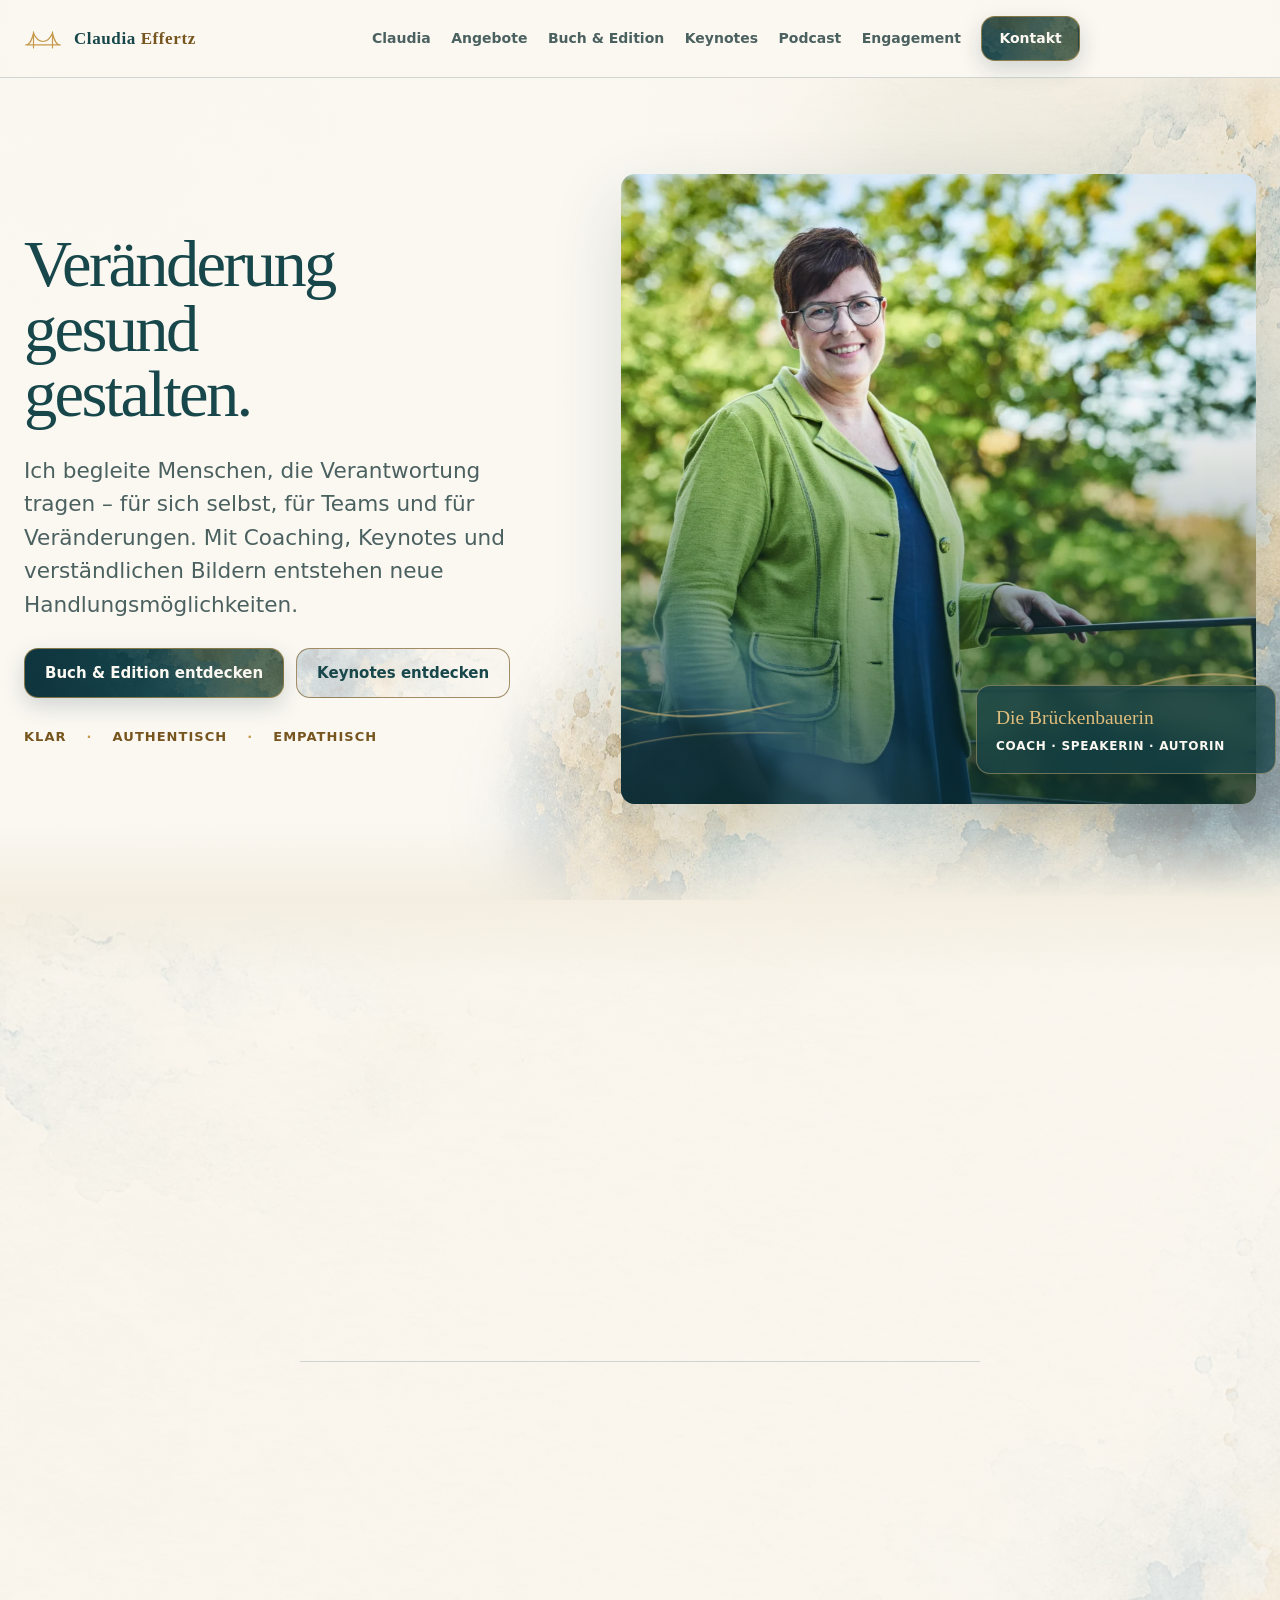
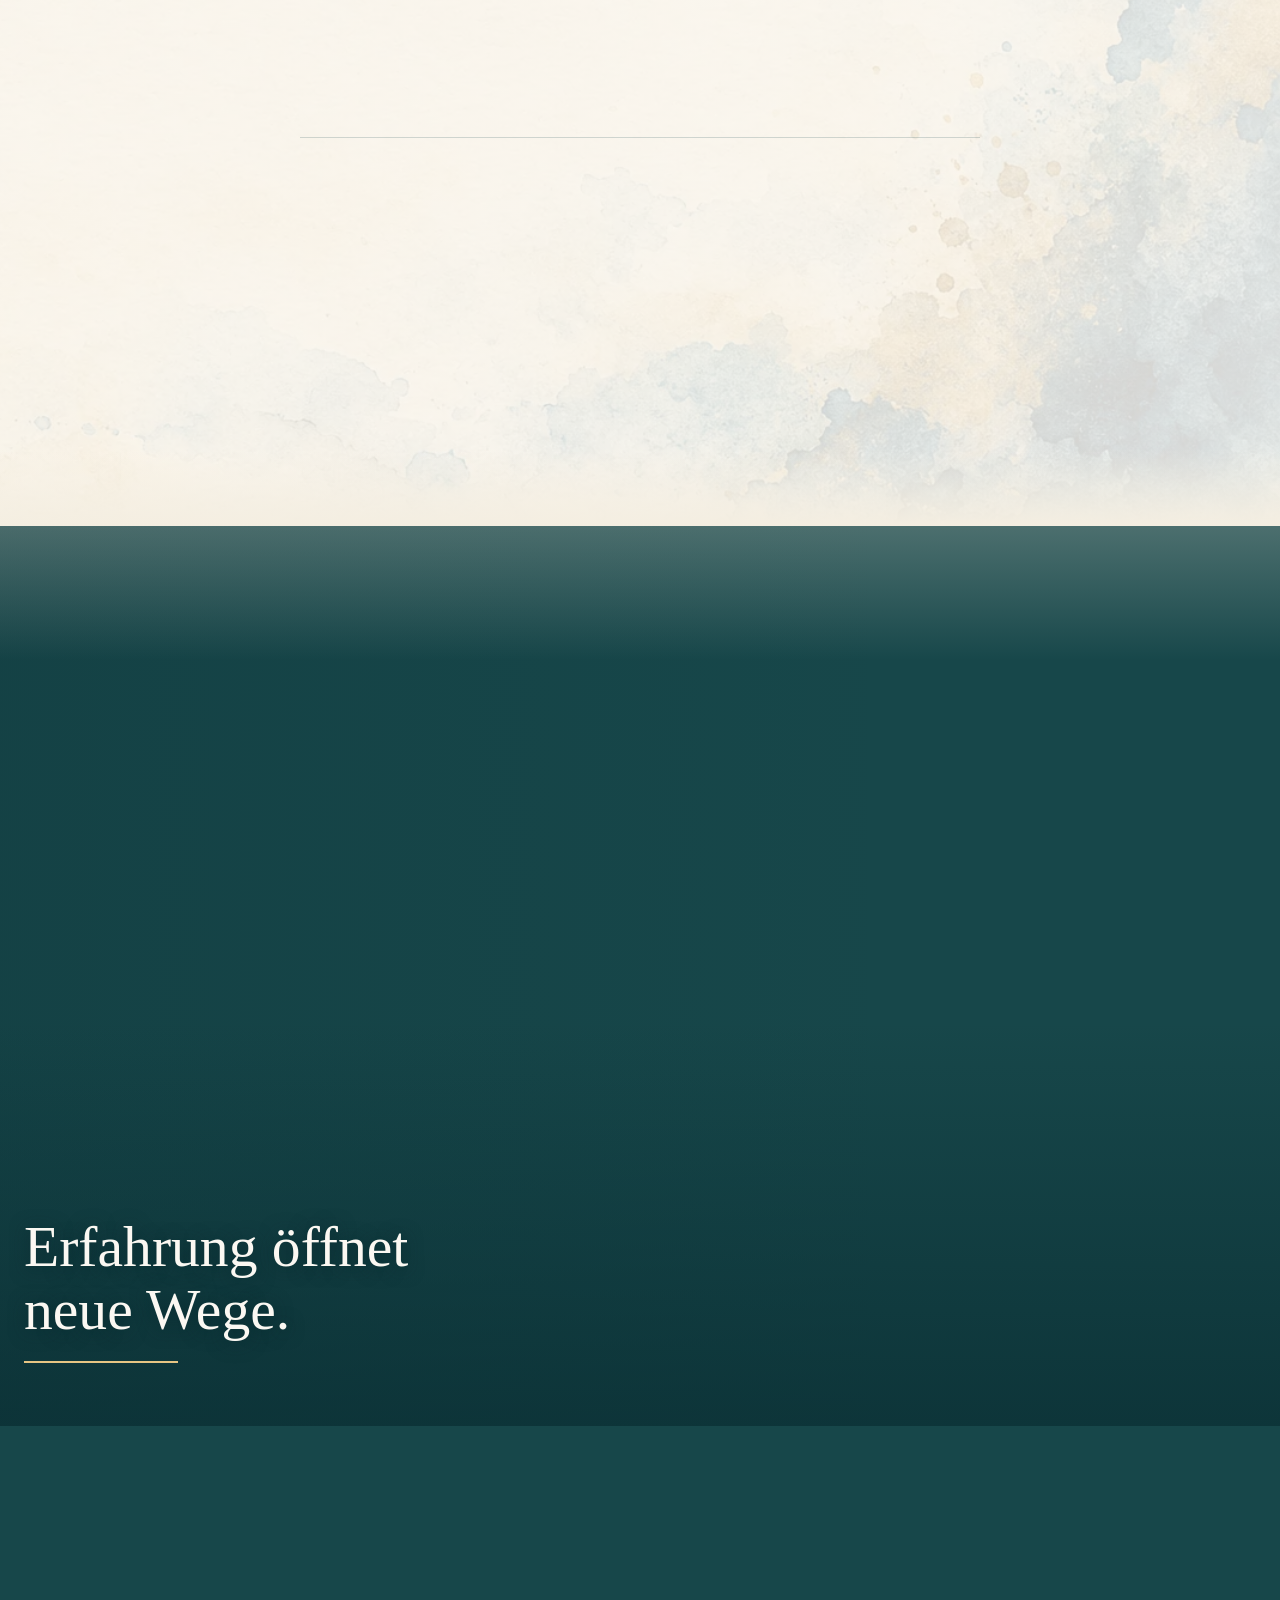
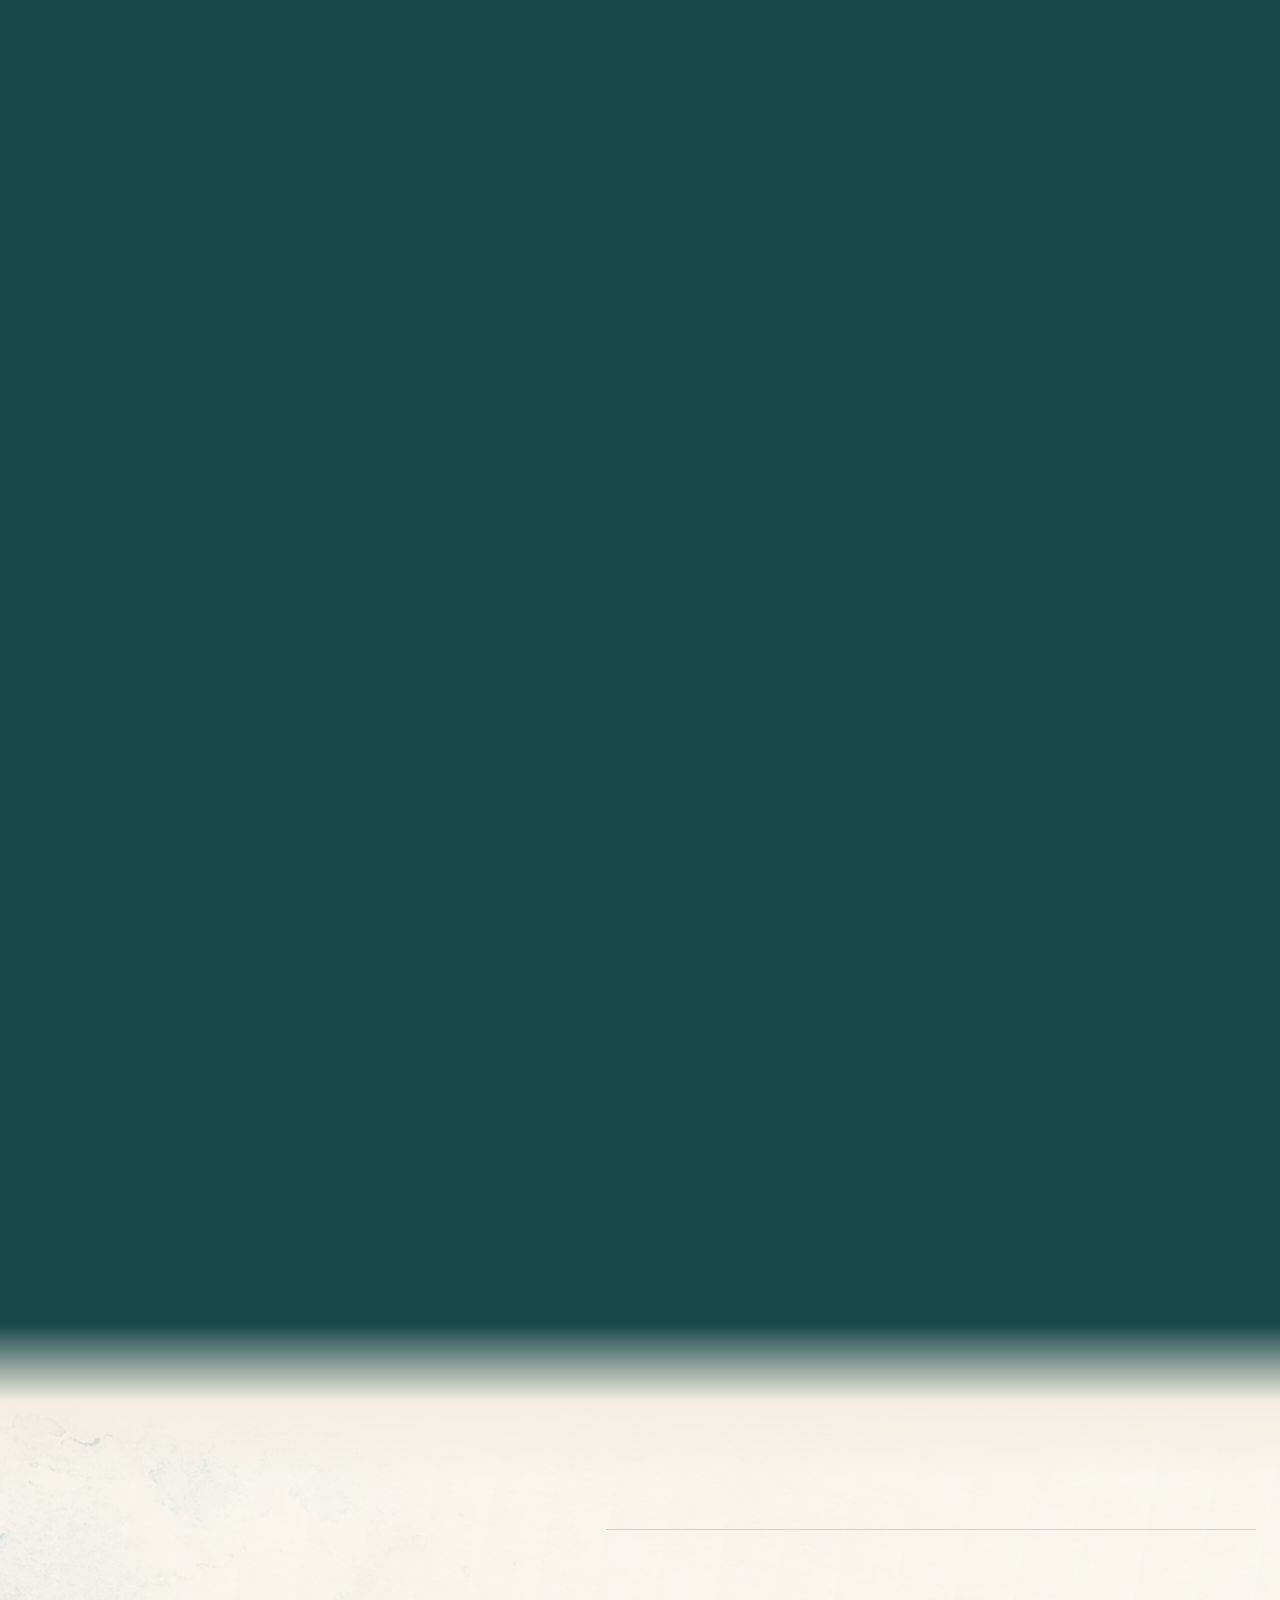
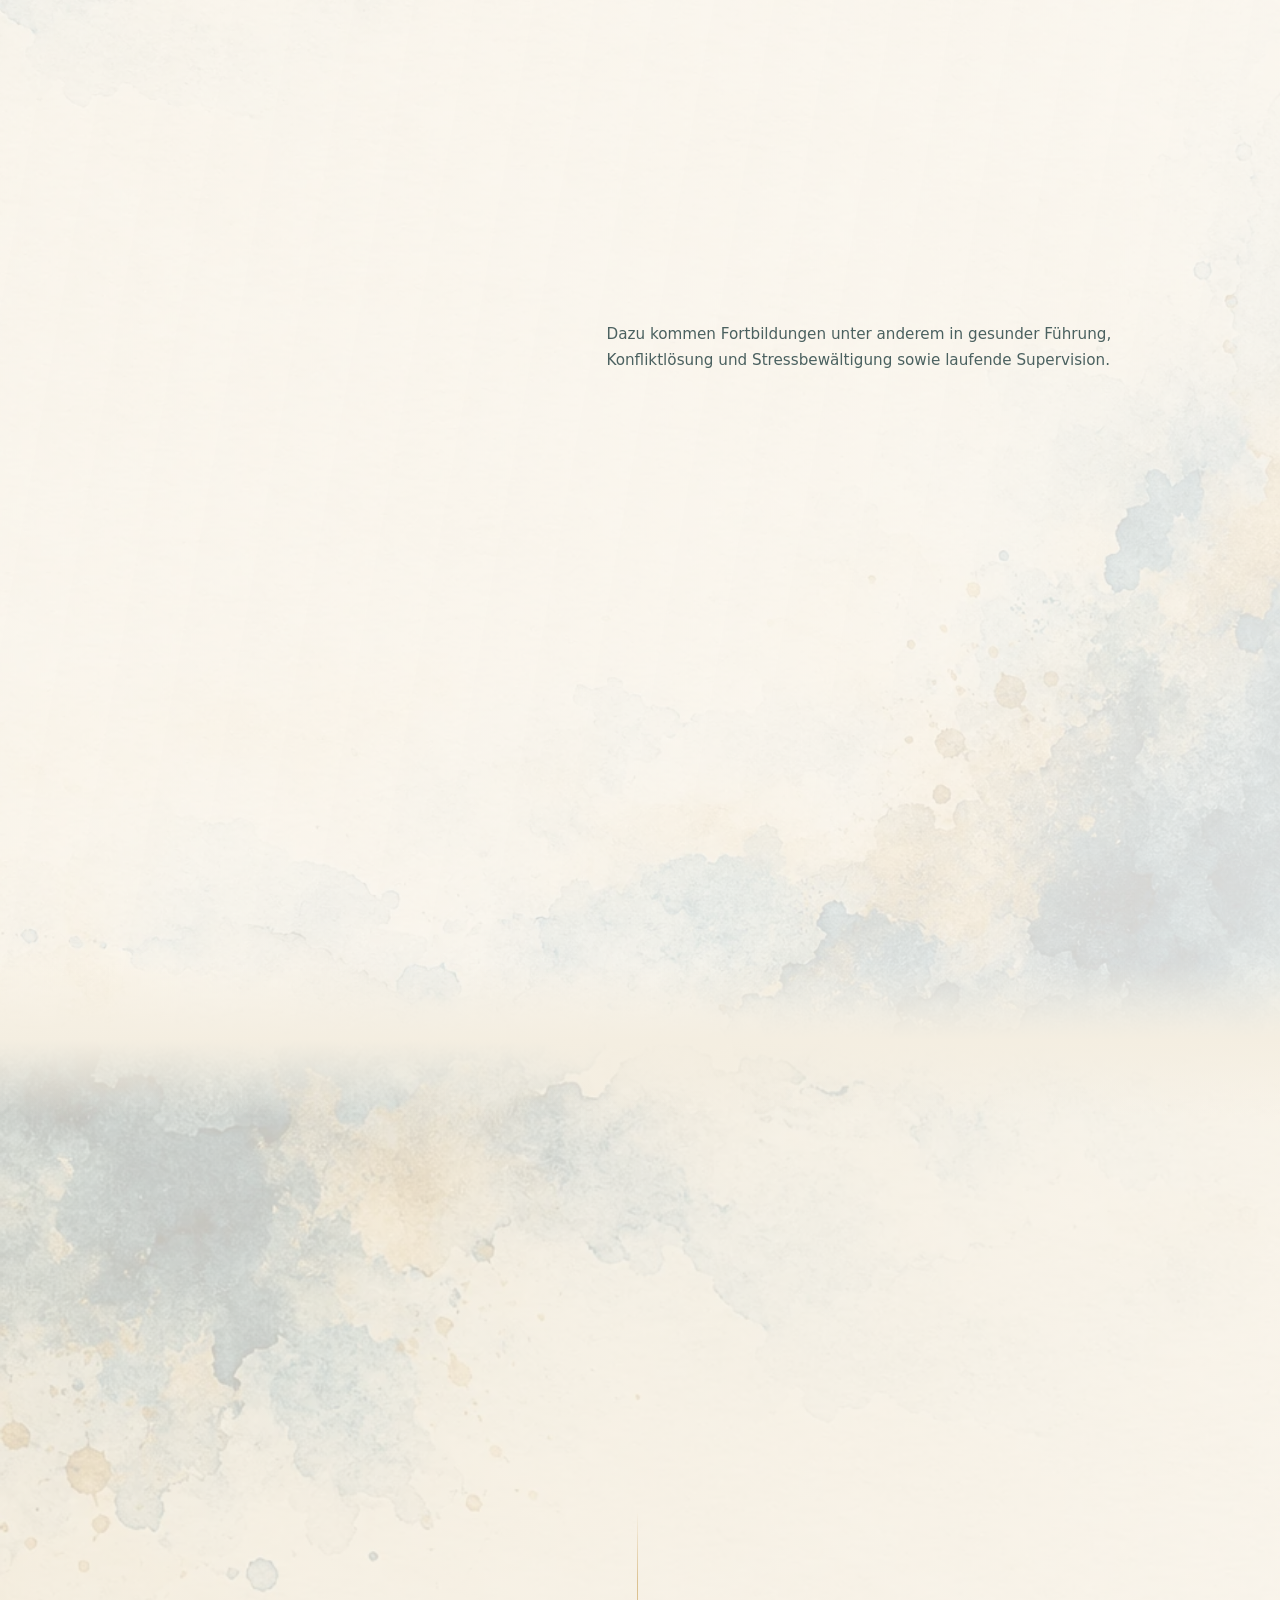
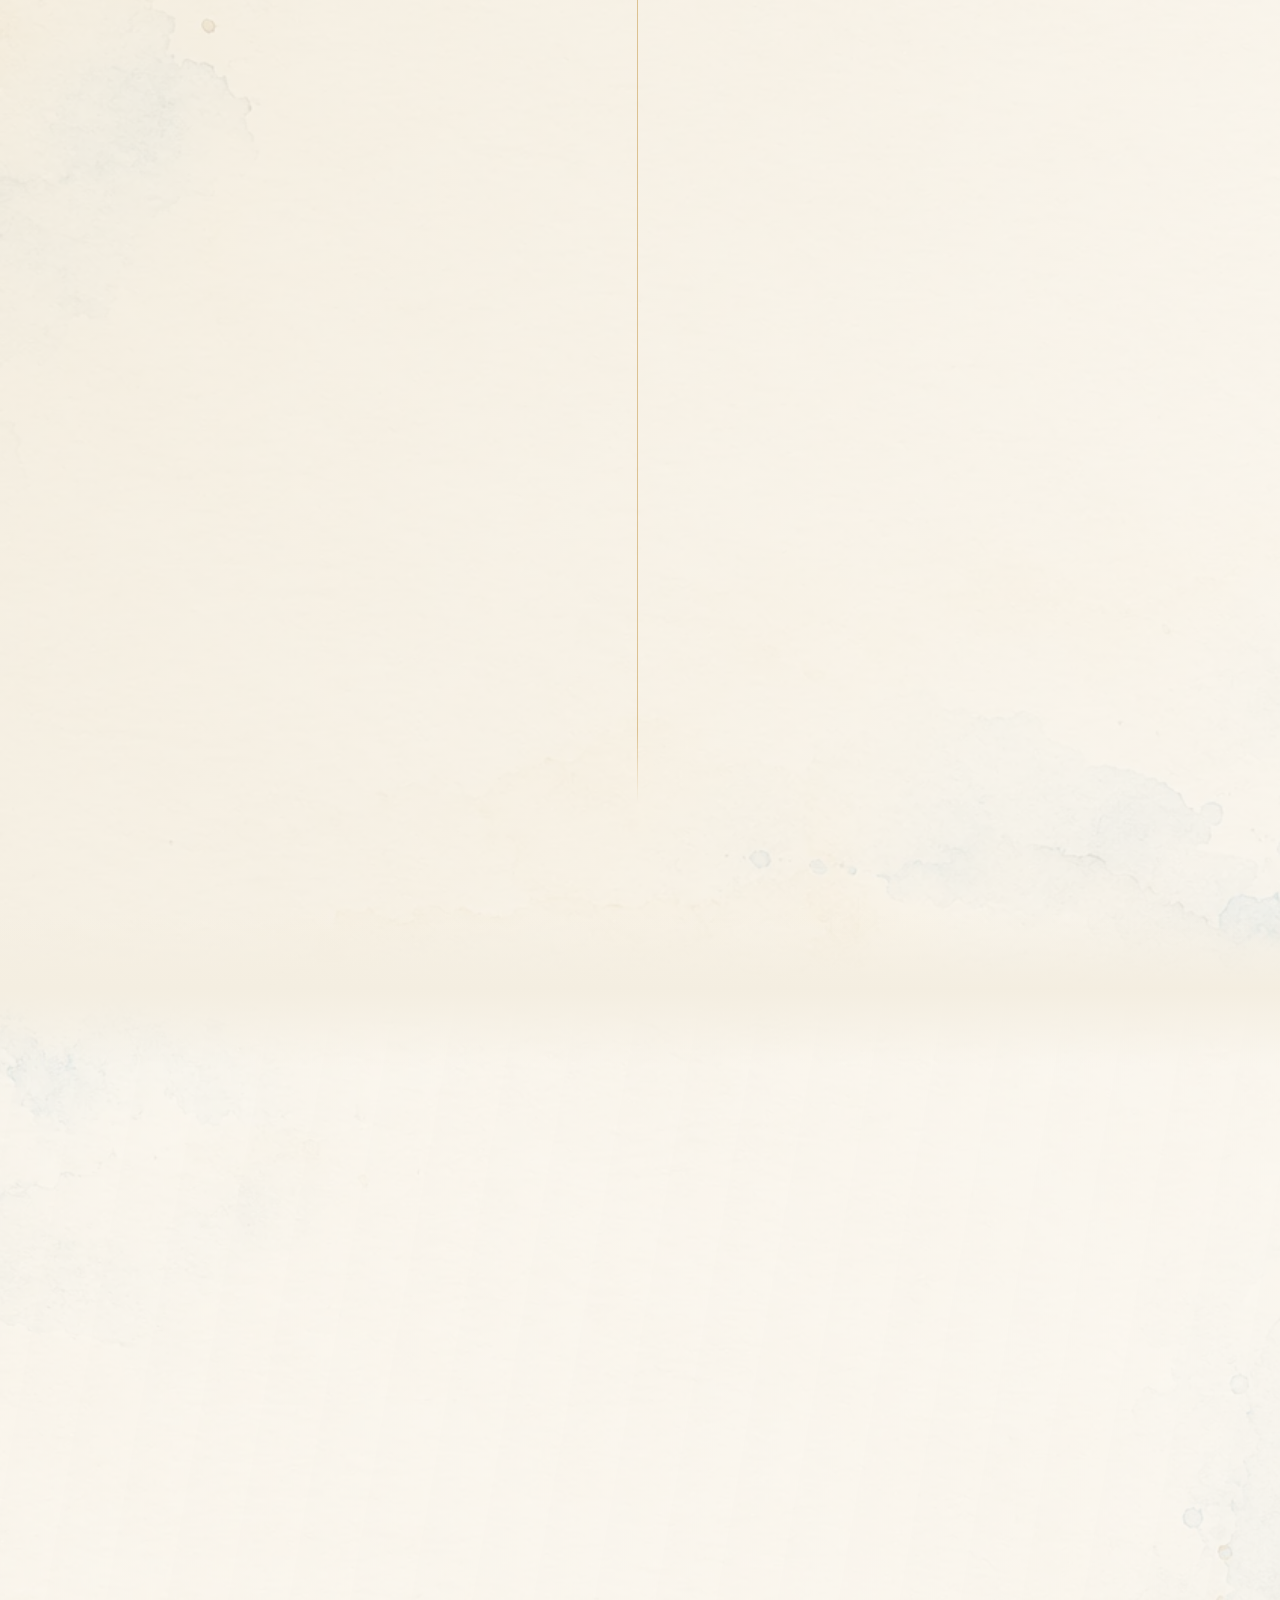
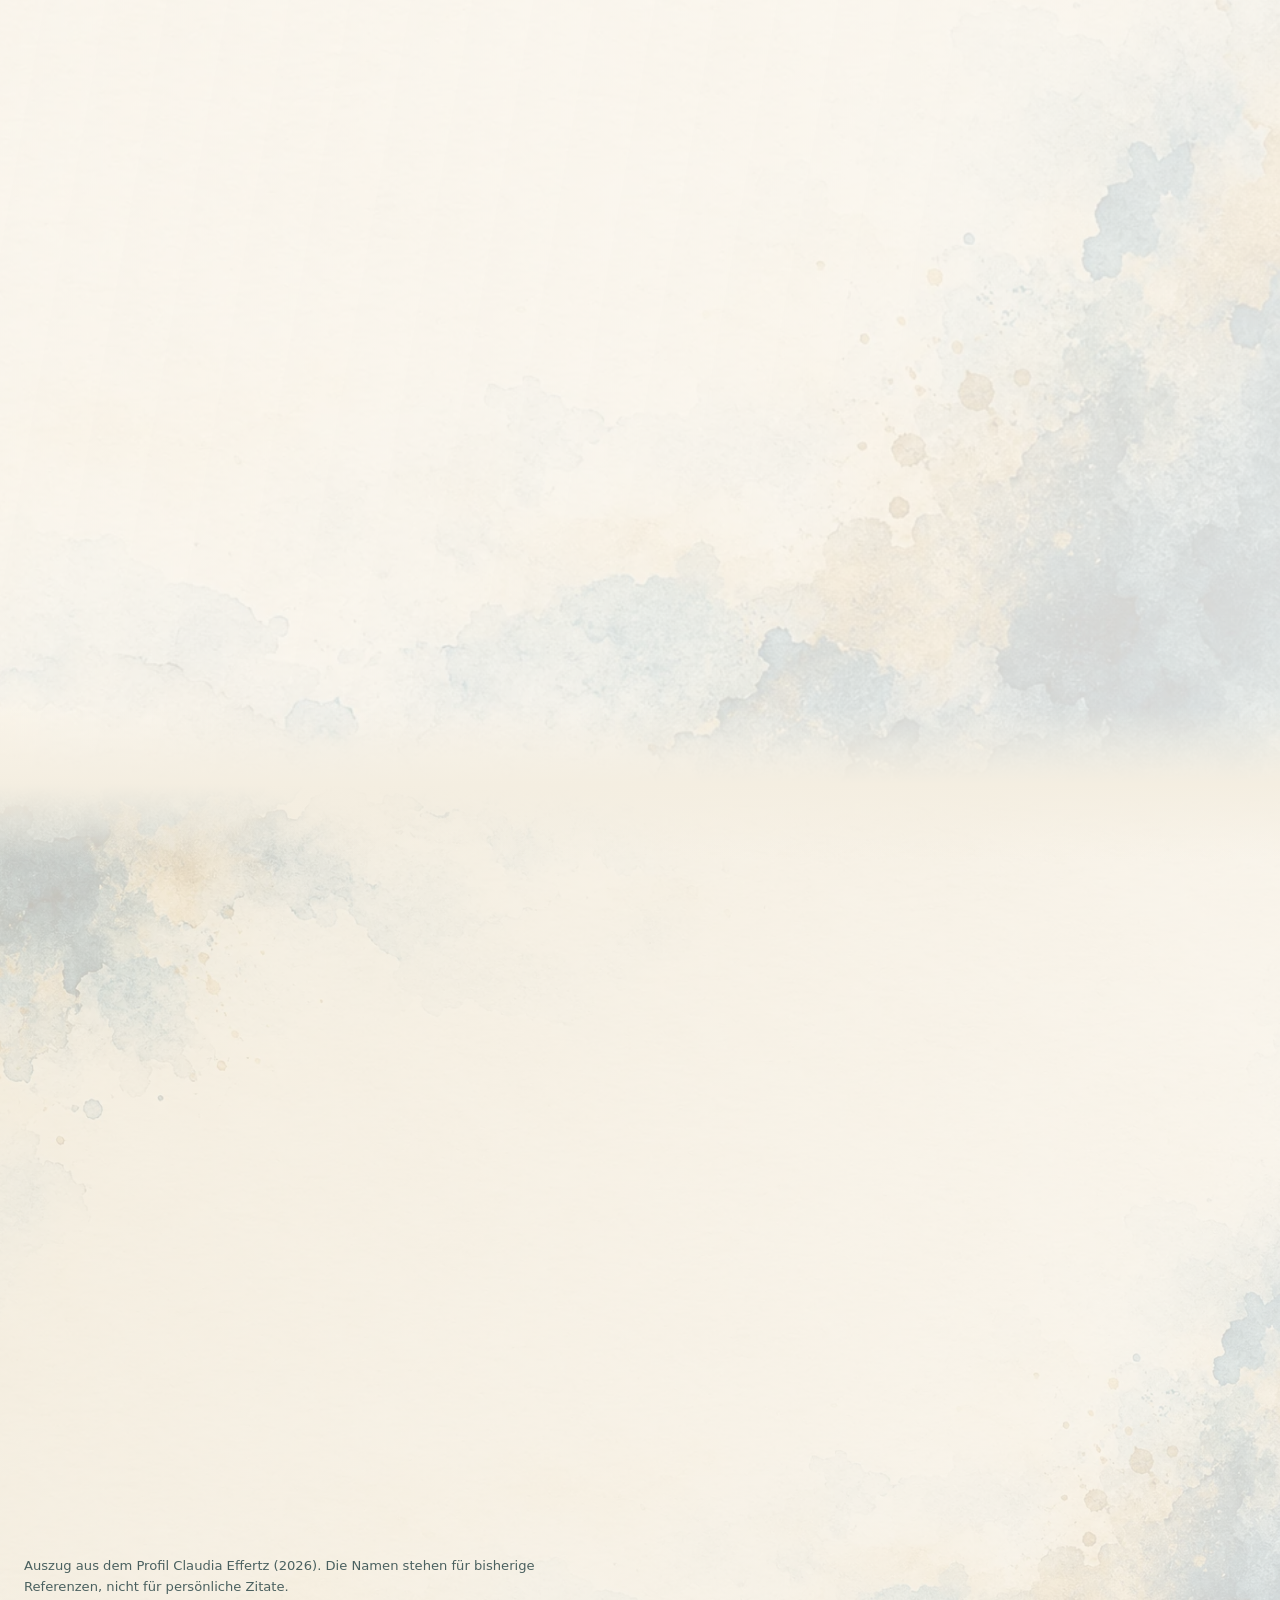
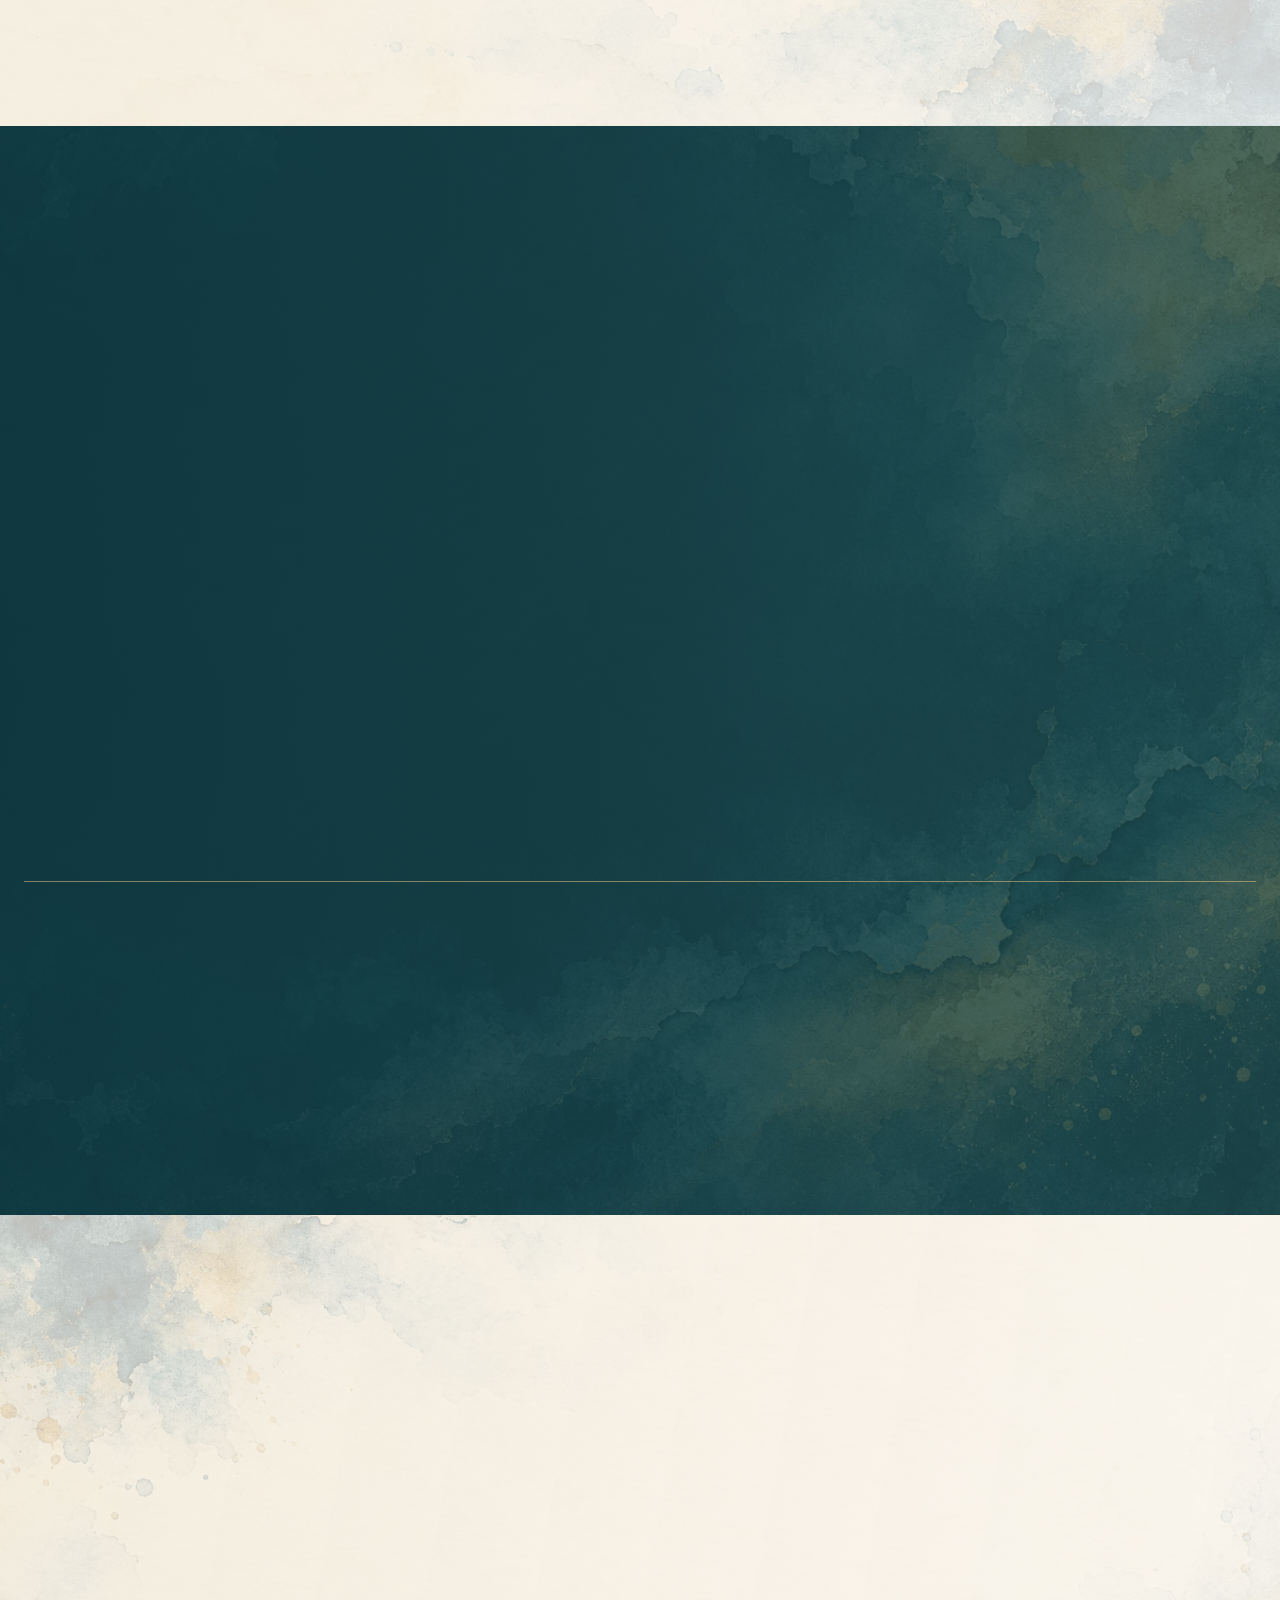
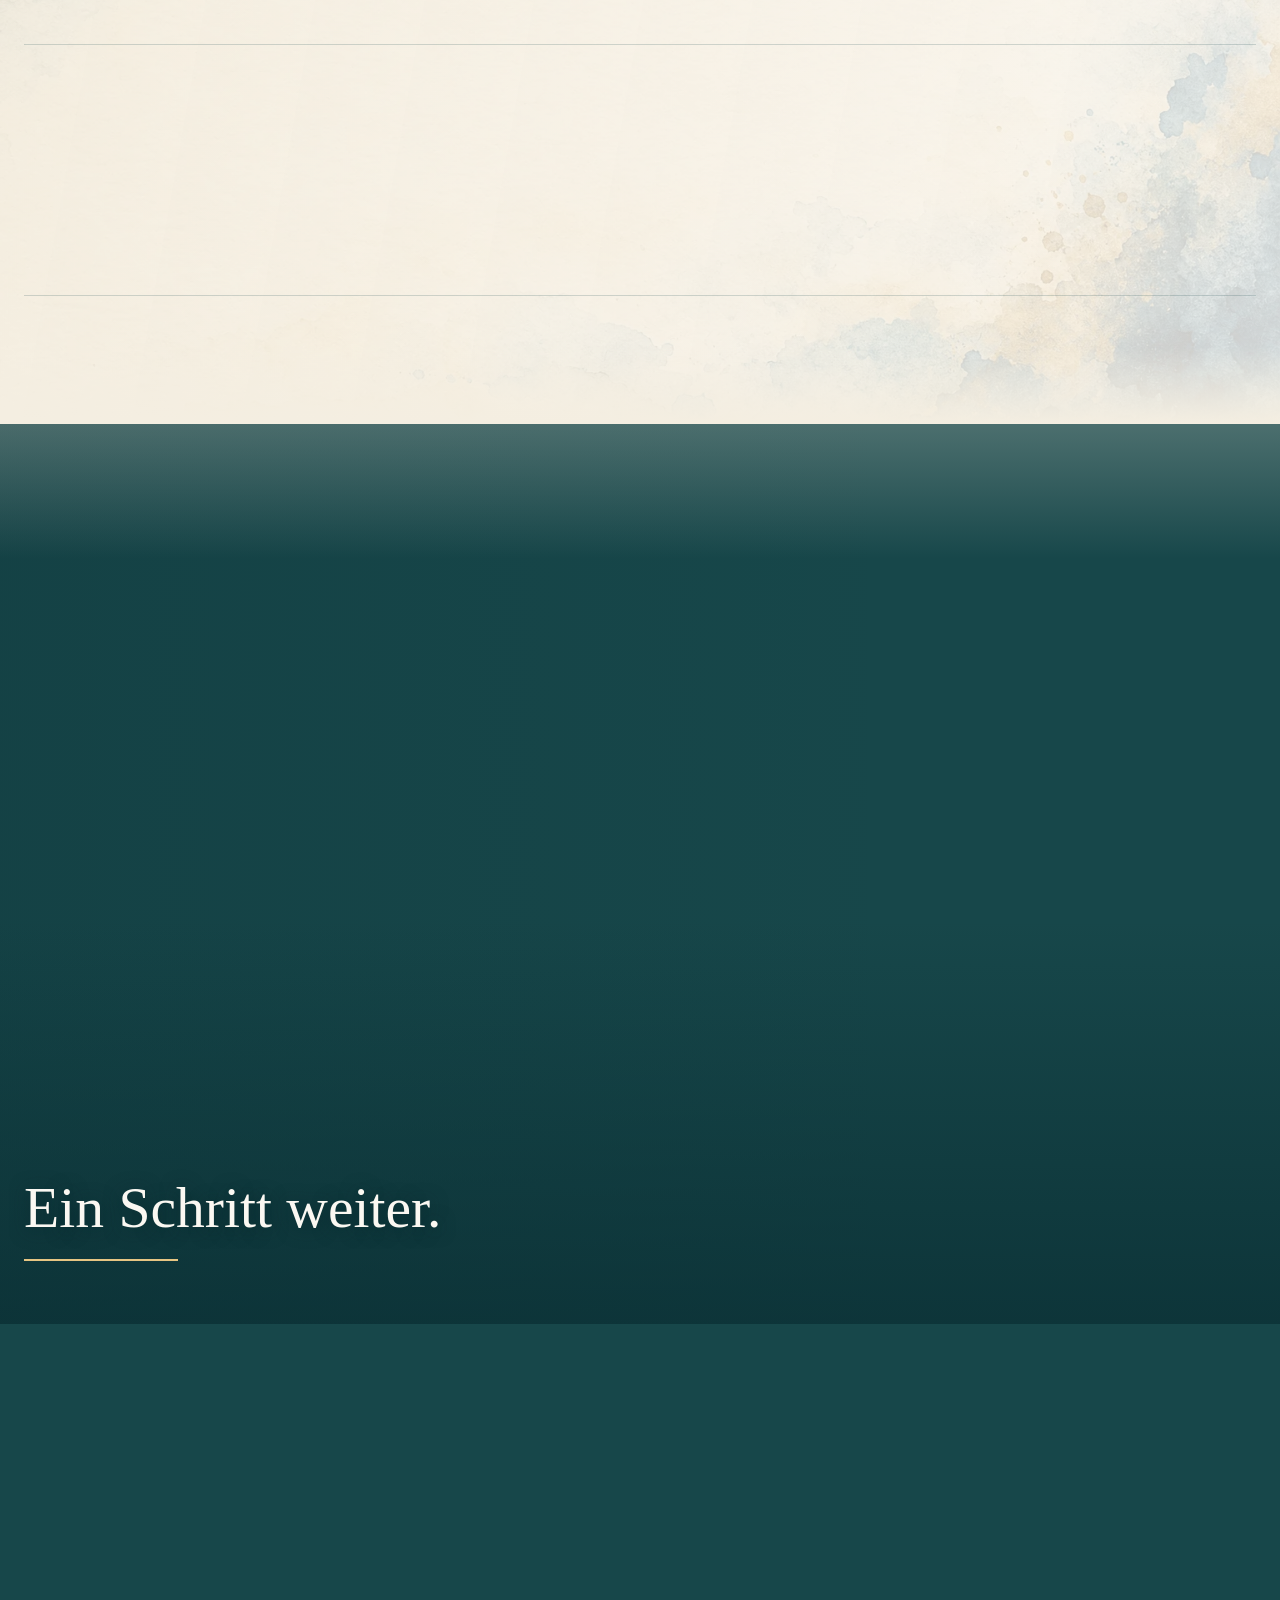
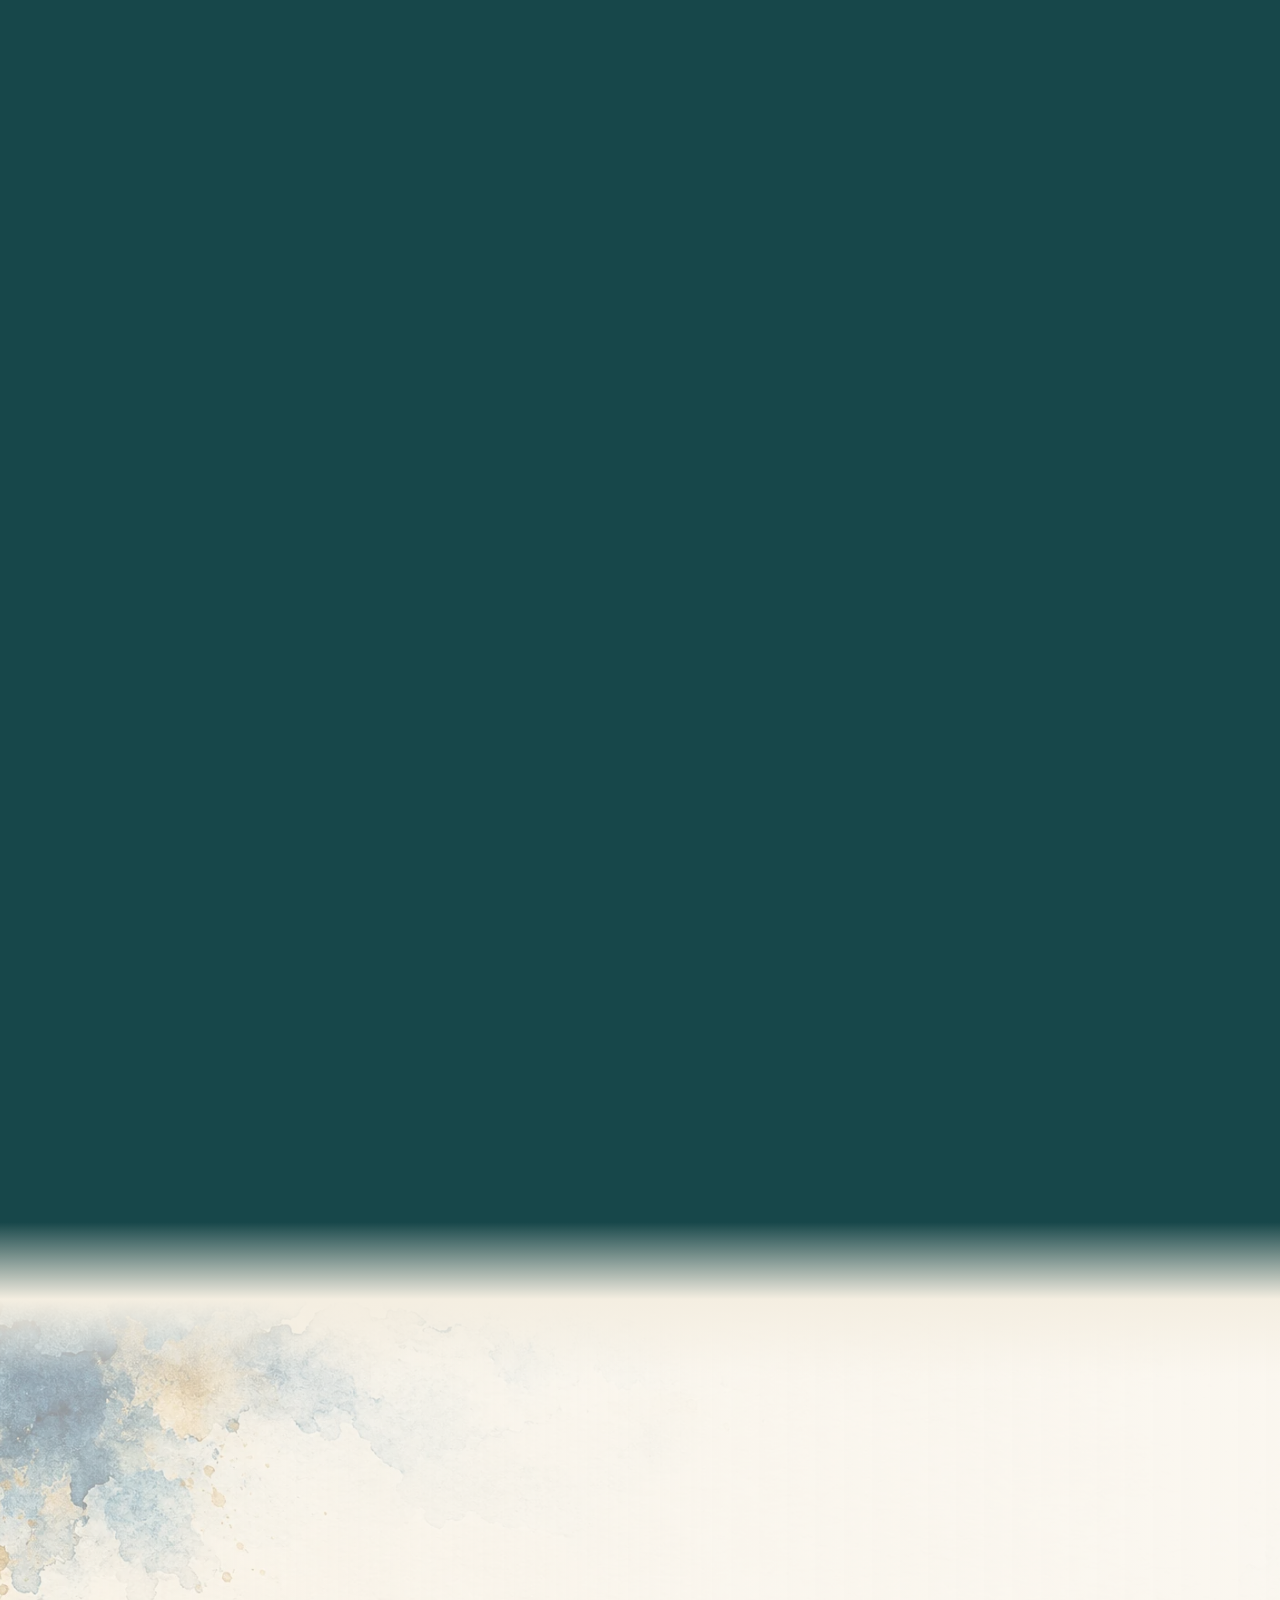
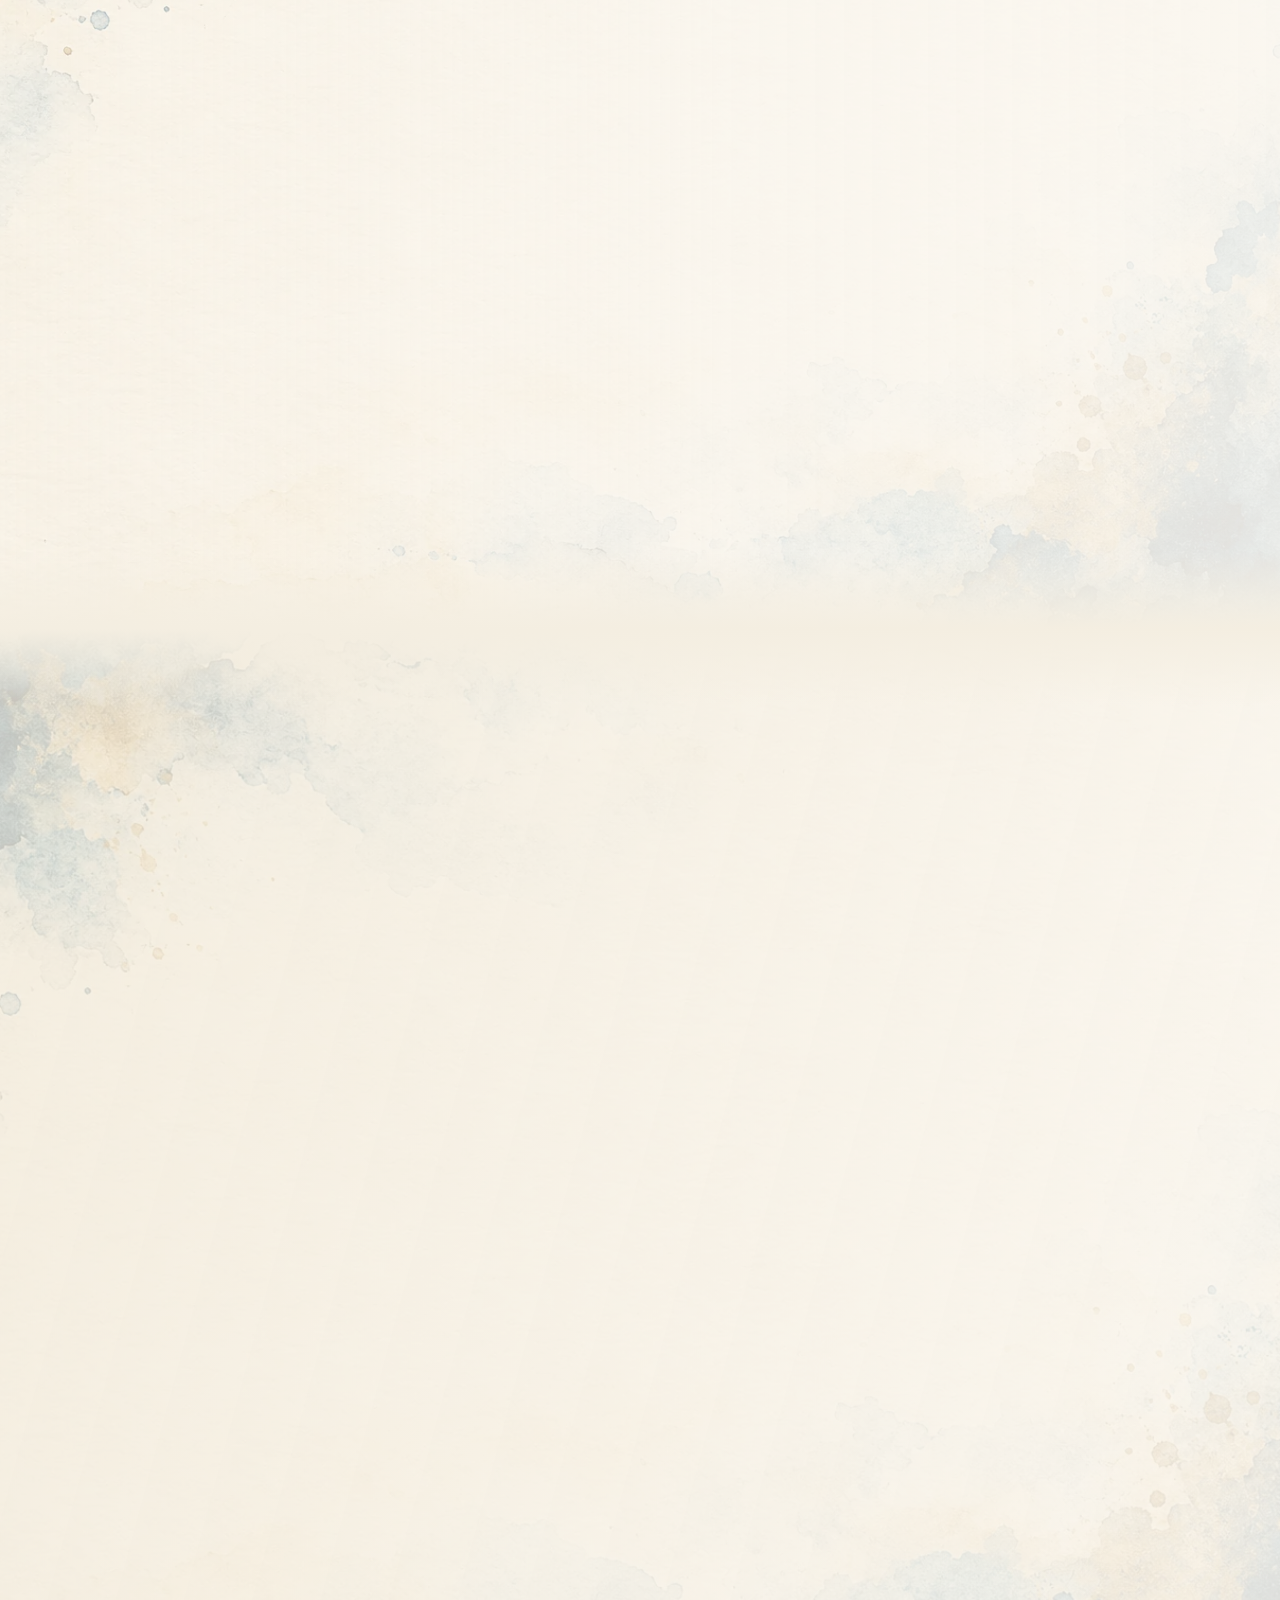
<file: preview/index.html>
<!doctype html>
<html lang="de"><head><meta charset="utf-8"><meta name="viewport" content="width=device-width,initial-scale=1"><meta name="robots" content="noindex,nofollow"><meta http-equiv="refresh" content="0; url=../"><title>Weiterleitung | Claudia Effertz</title></head><body><p>Diese Seite ist jetzt unter <a href="../">Startseite</a> erreichbar.</p></body></html>
</file>
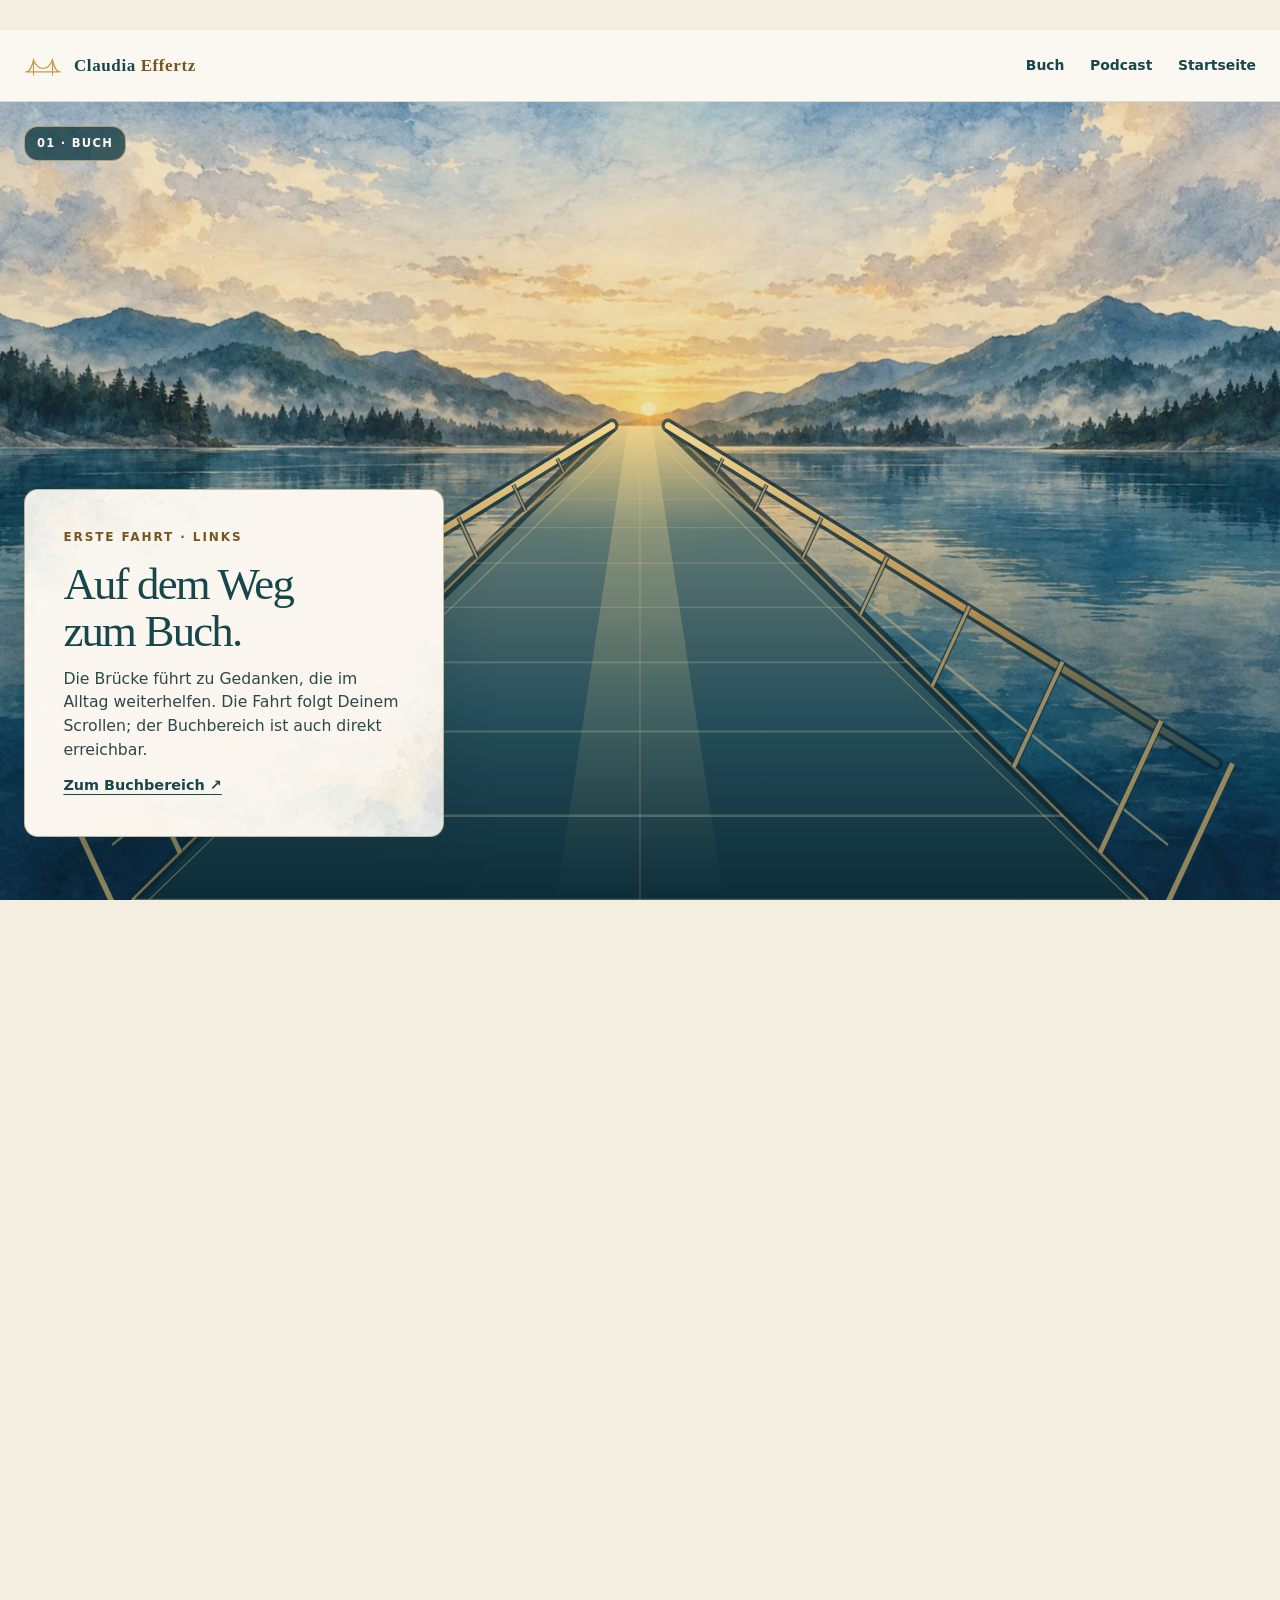
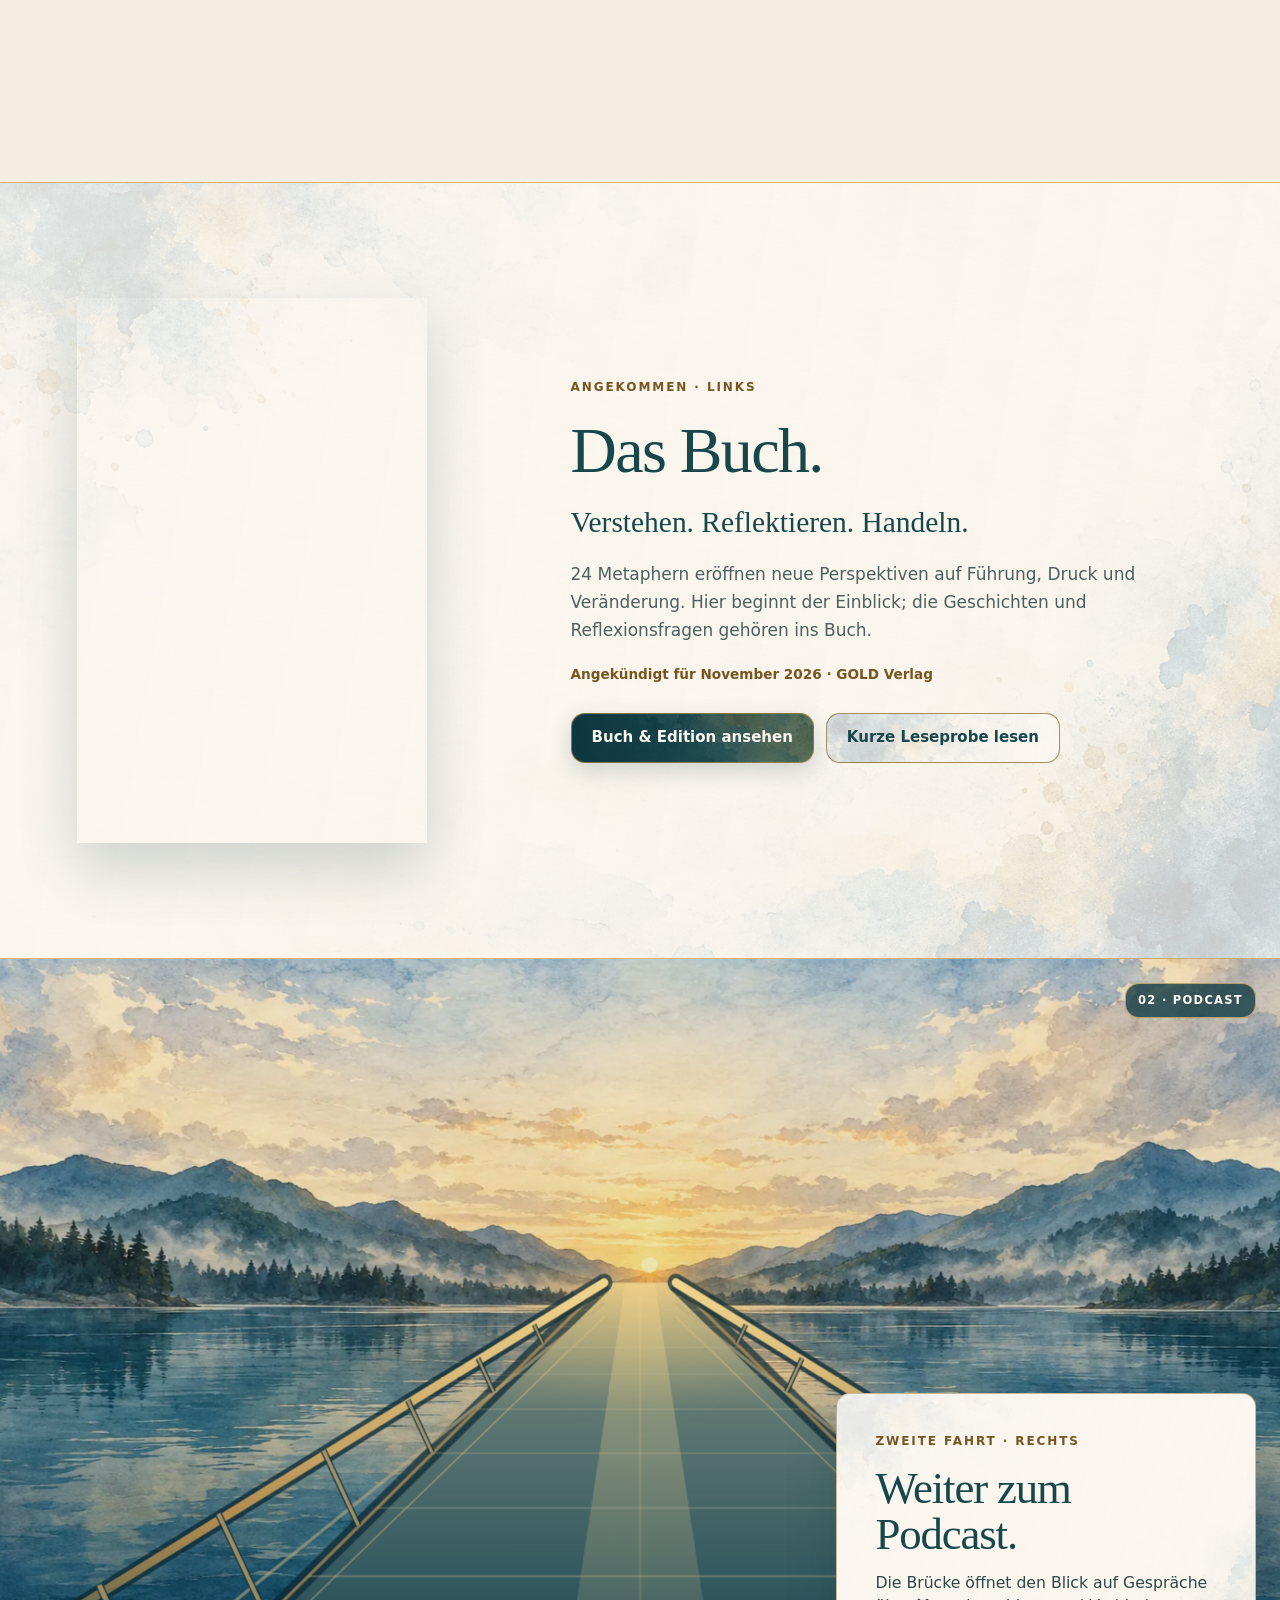
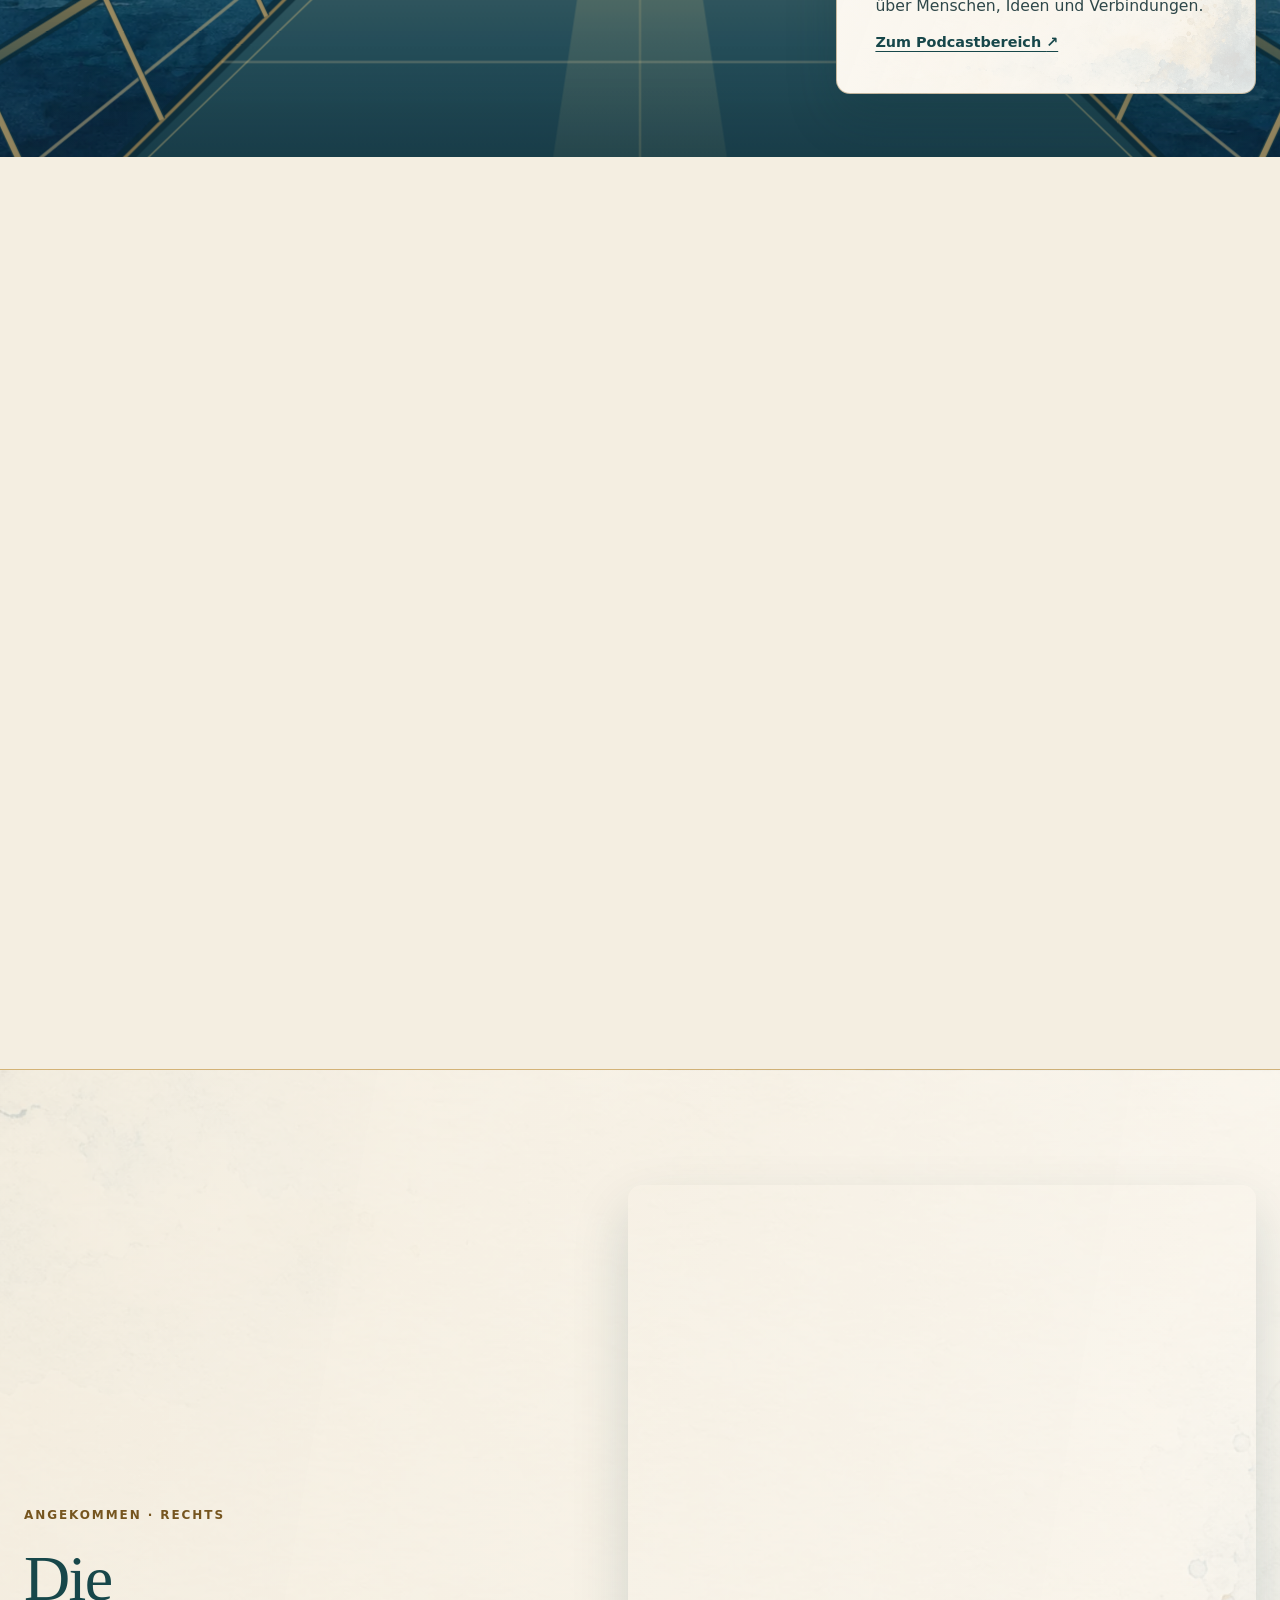
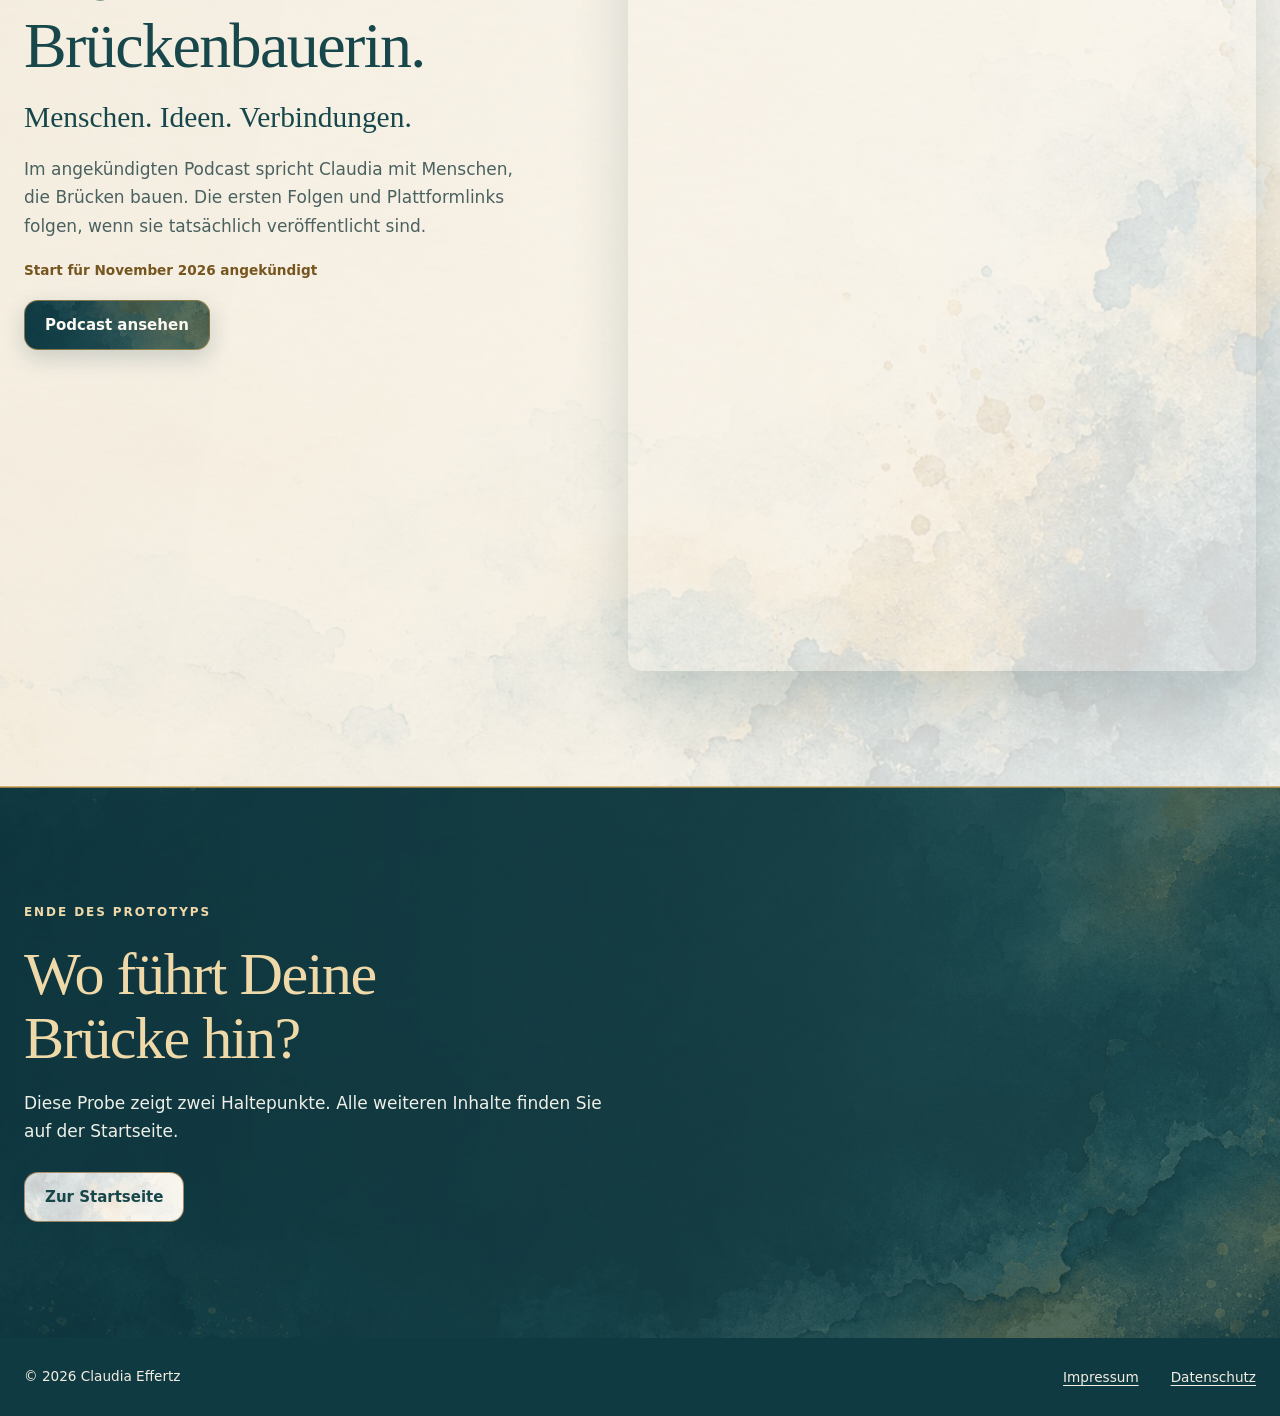
<file: preview/brueckenreise/index.html>
<!doctype html>
<html lang="de"><head><meta charset="utf-8"><meta name="viewport" content="width=device-width,initial-scale=1"><meta name="robots" content="noindex,nofollow"><meta http-equiv="refresh" content="0; url=../../brueckenreise/"><title>Weiterleitung | Claudia Effertz</title></head><body><p>Diese Seite ist jetzt unter <a href="../../brueckenreise/">Brueckenreise</a> erreichbar.</p></body></html>
</file>
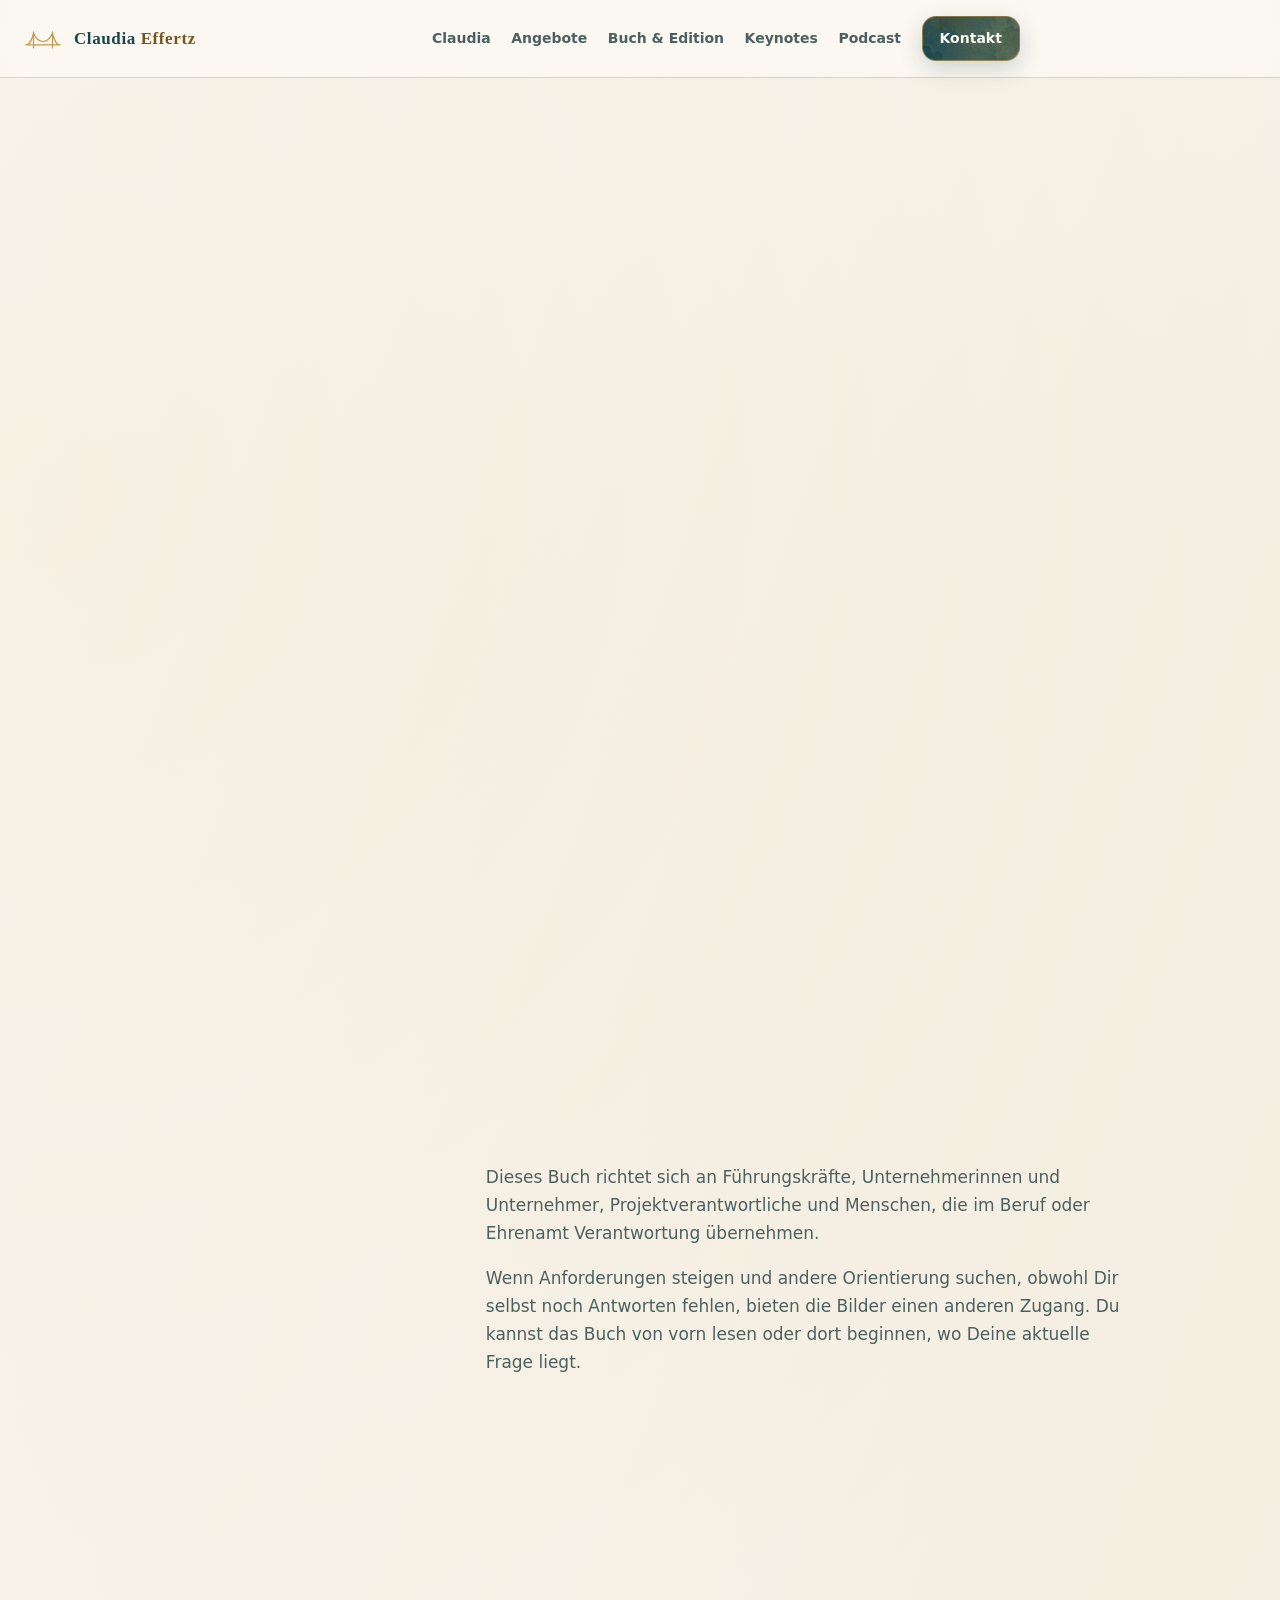
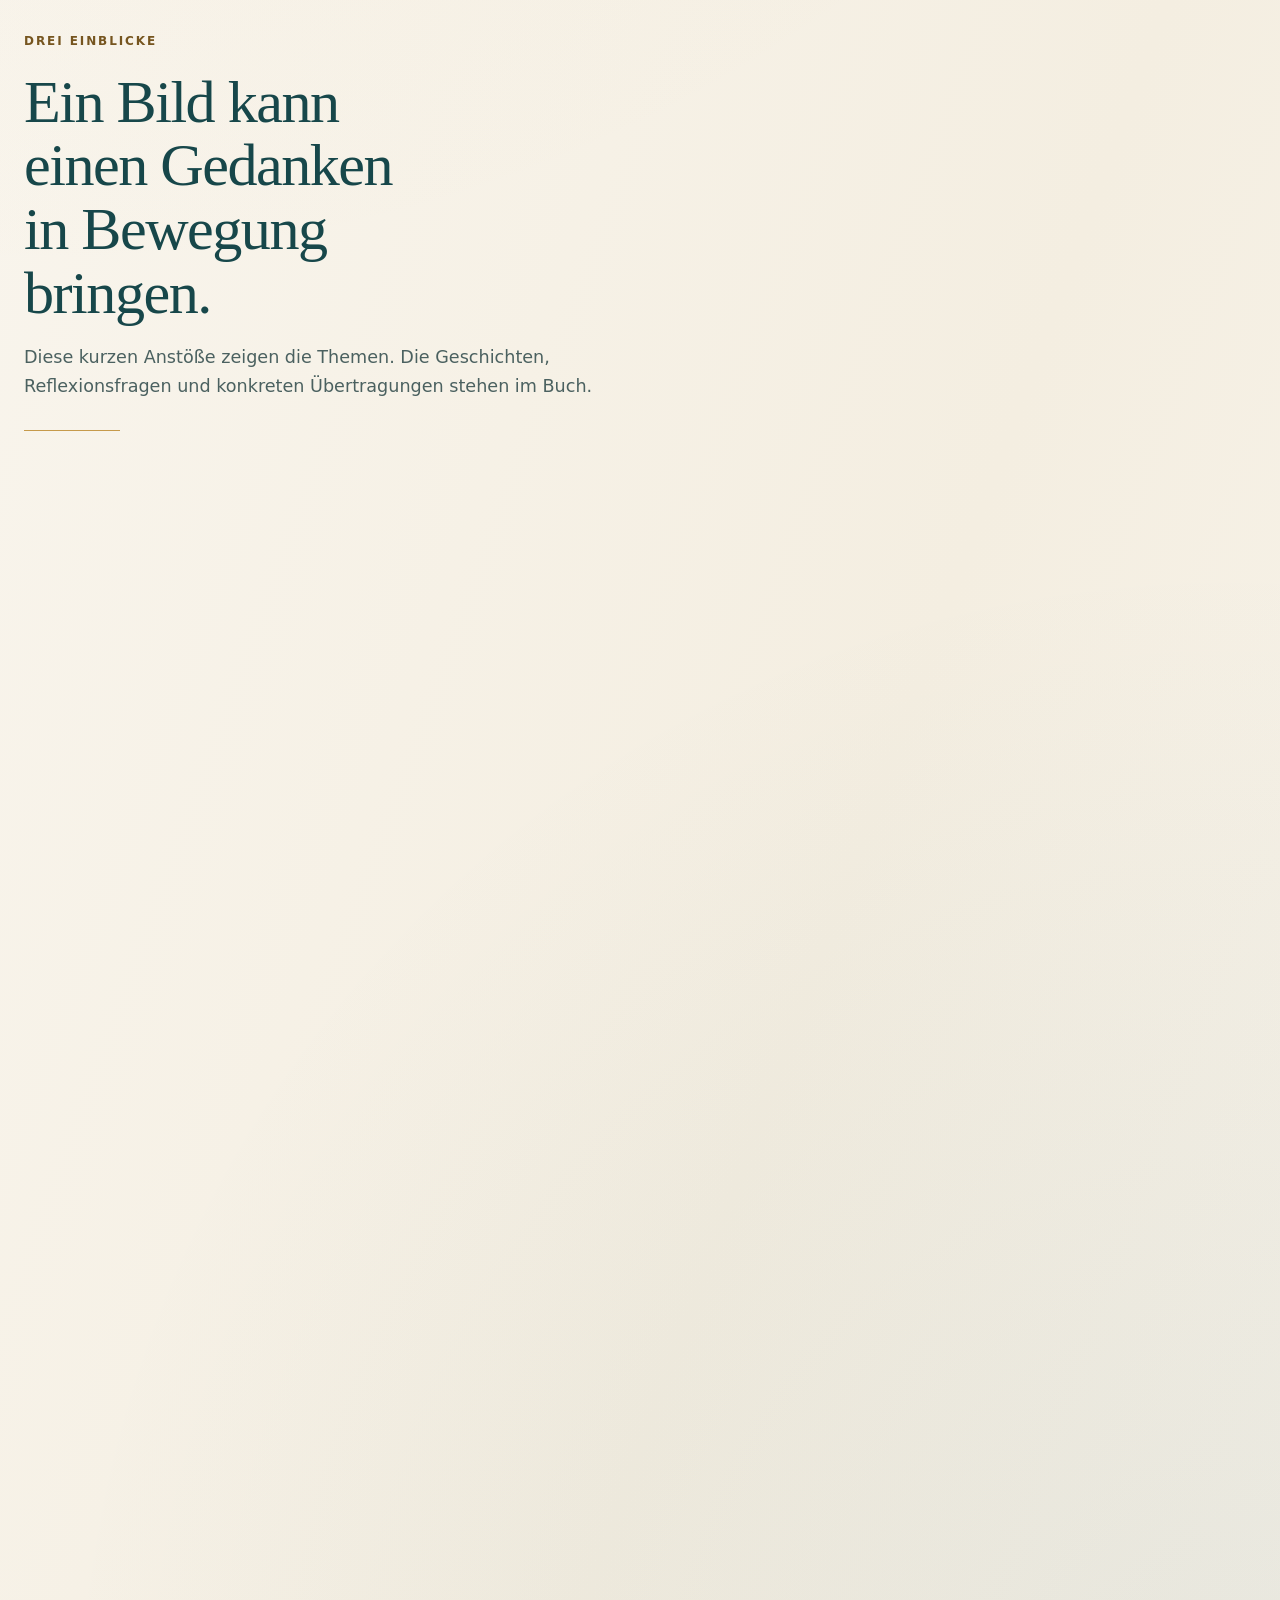
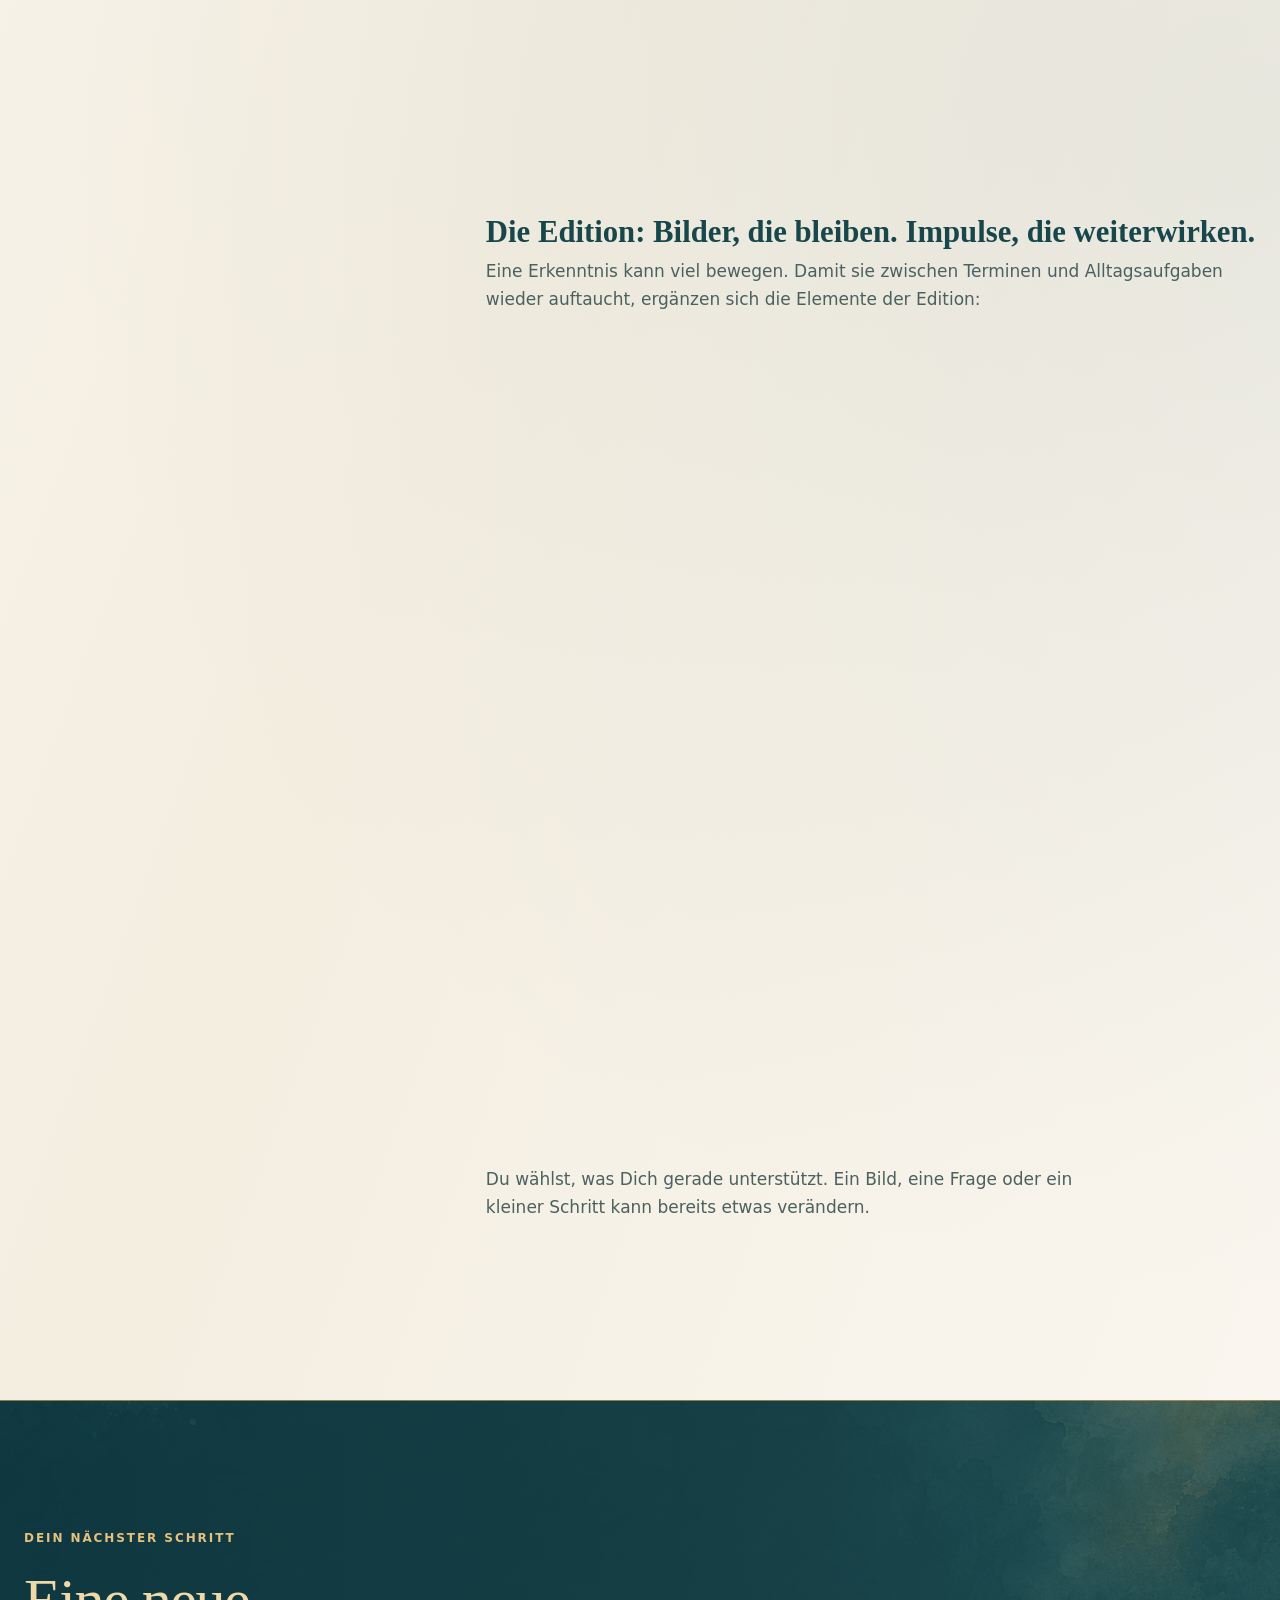
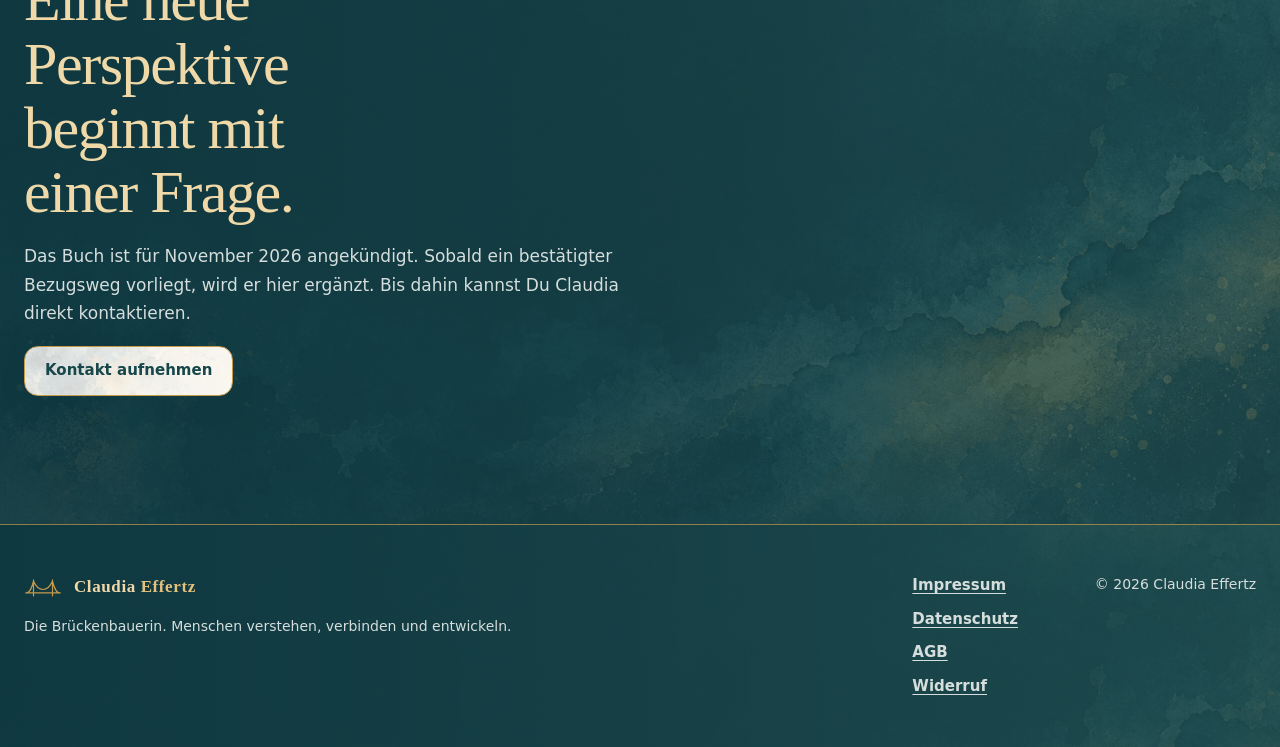
<file: preview/buch/index.html>
<!doctype html>
<html lang="de"><head><meta charset="utf-8"><meta name="viewport" content="width=device-width,initial-scale=1"><meta name="robots" content="noindex,nofollow"><meta http-equiv="refresh" content="0; url=../../buch/"><title>Weiterleitung | Claudia Effertz</title></head><body><p>Diese Seite ist jetzt unter <a href="../../buch/">Buch</a> erreichbar.</p></body></html>
</file>
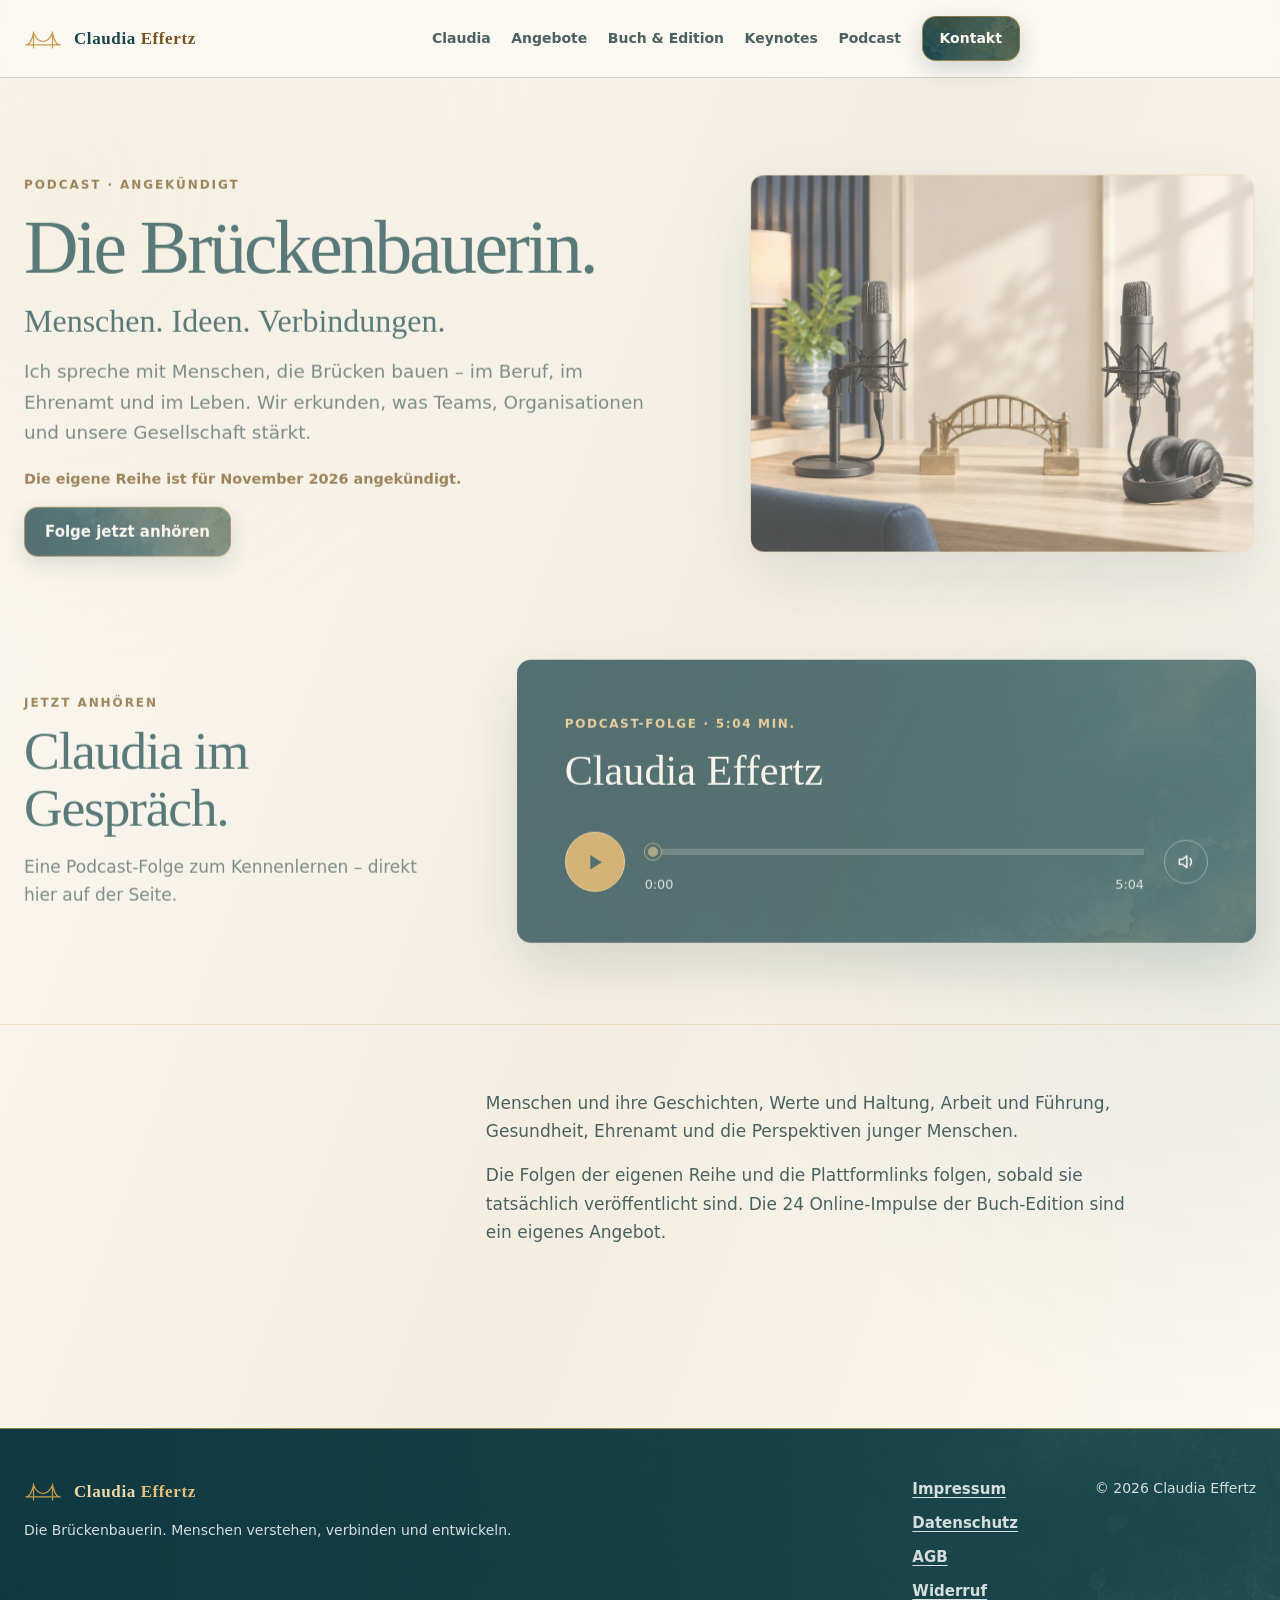
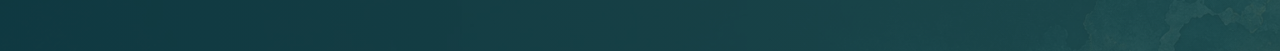
<file: preview/podcast/index.html>
<!doctype html>
<html lang="de"><head><meta charset="utf-8"><meta name="viewport" content="width=device-width,initial-scale=1"><meta name="robots" content="noindex,nofollow"><meta http-equiv="refresh" content="0; url=../../podcast/"><title>Weiterleitung | Claudia Effertz</title></head><body><p>Diese Seite ist jetzt unter <a href="../../podcast/">Podcast</a> erreichbar.</p></body></html>
</file>
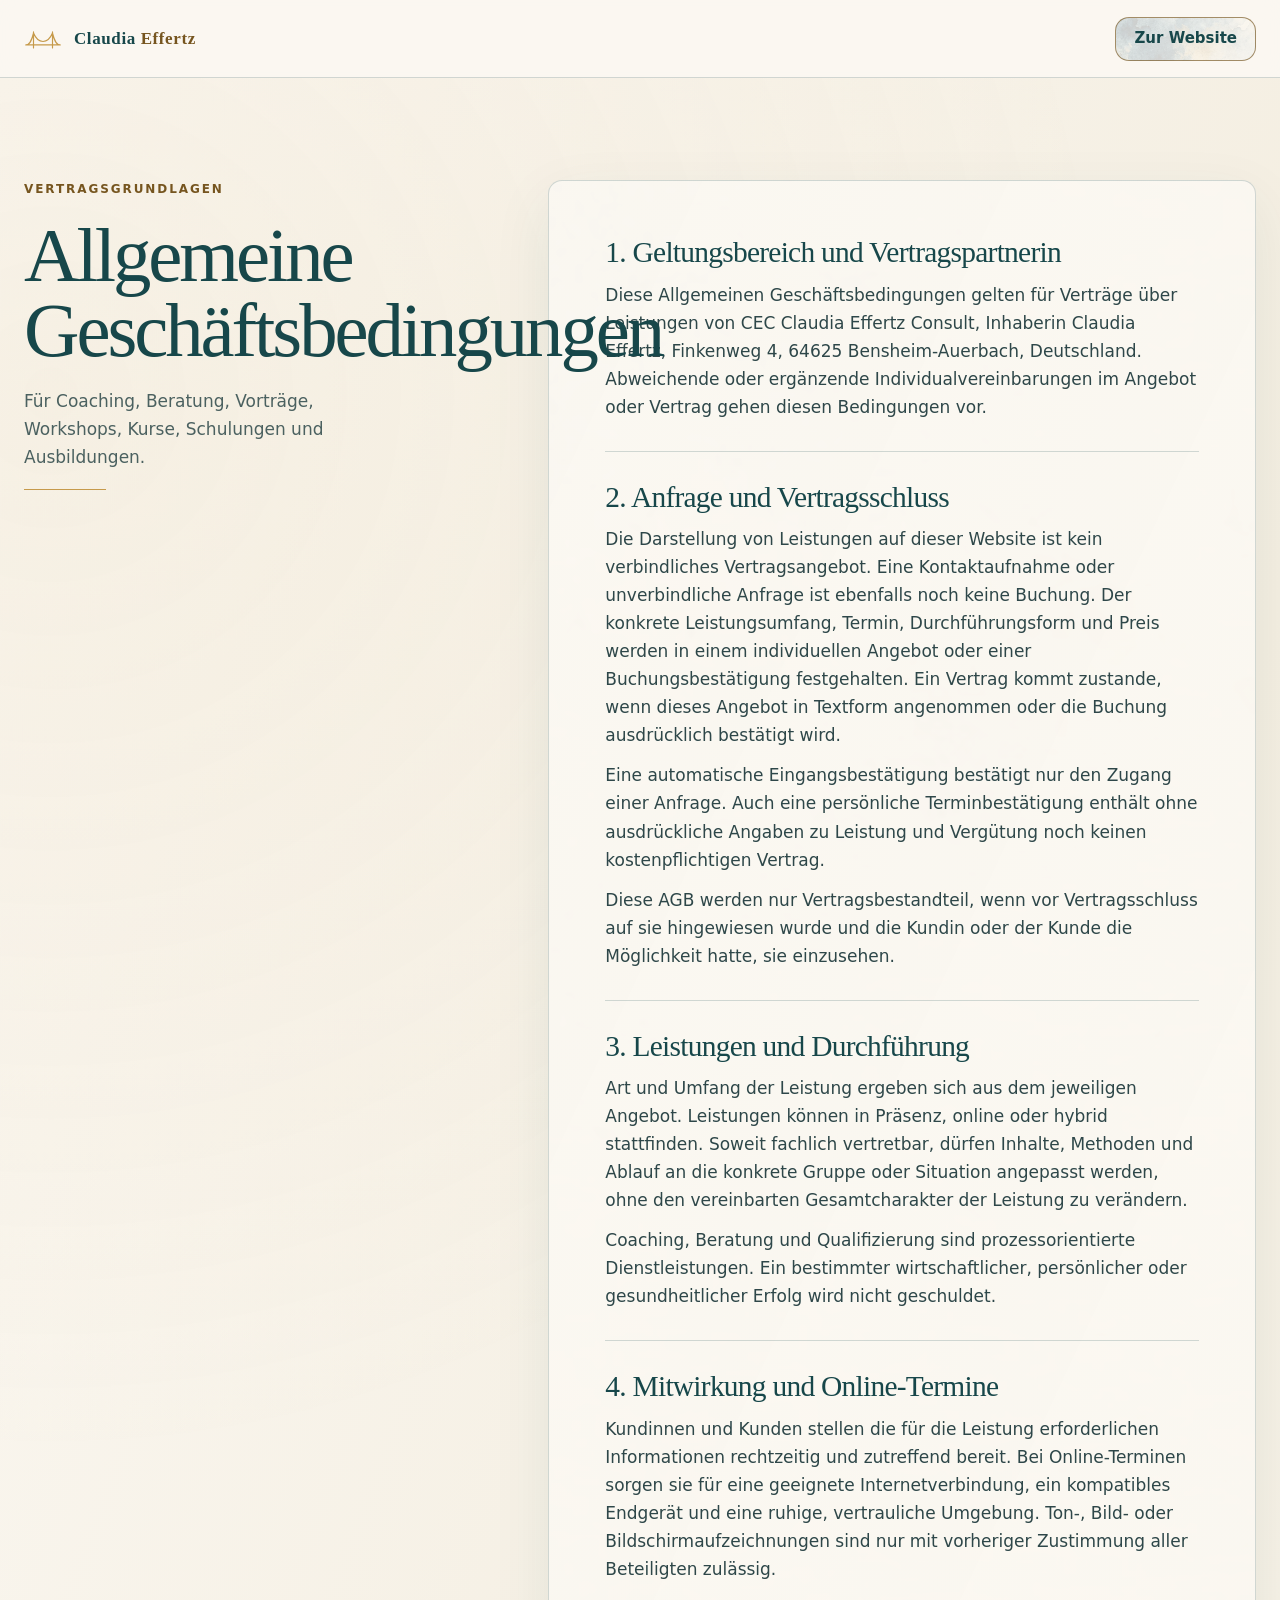
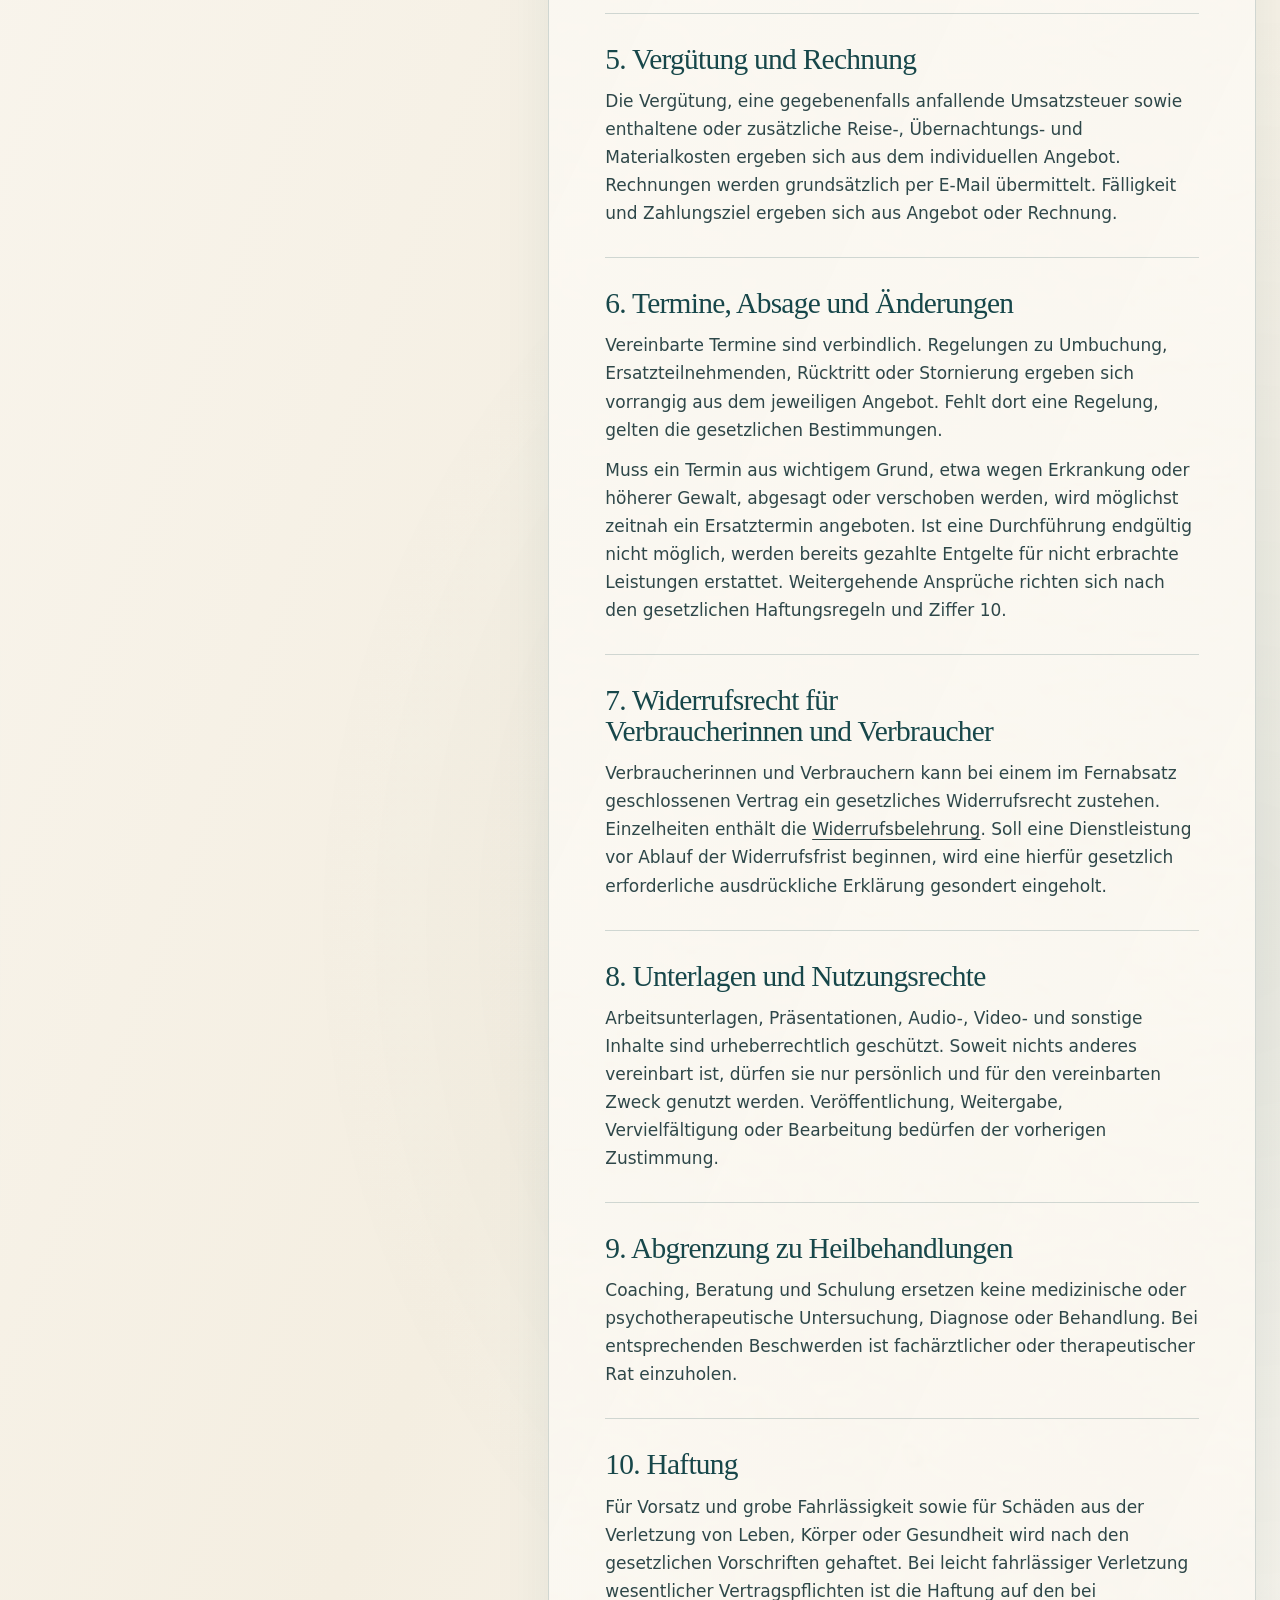
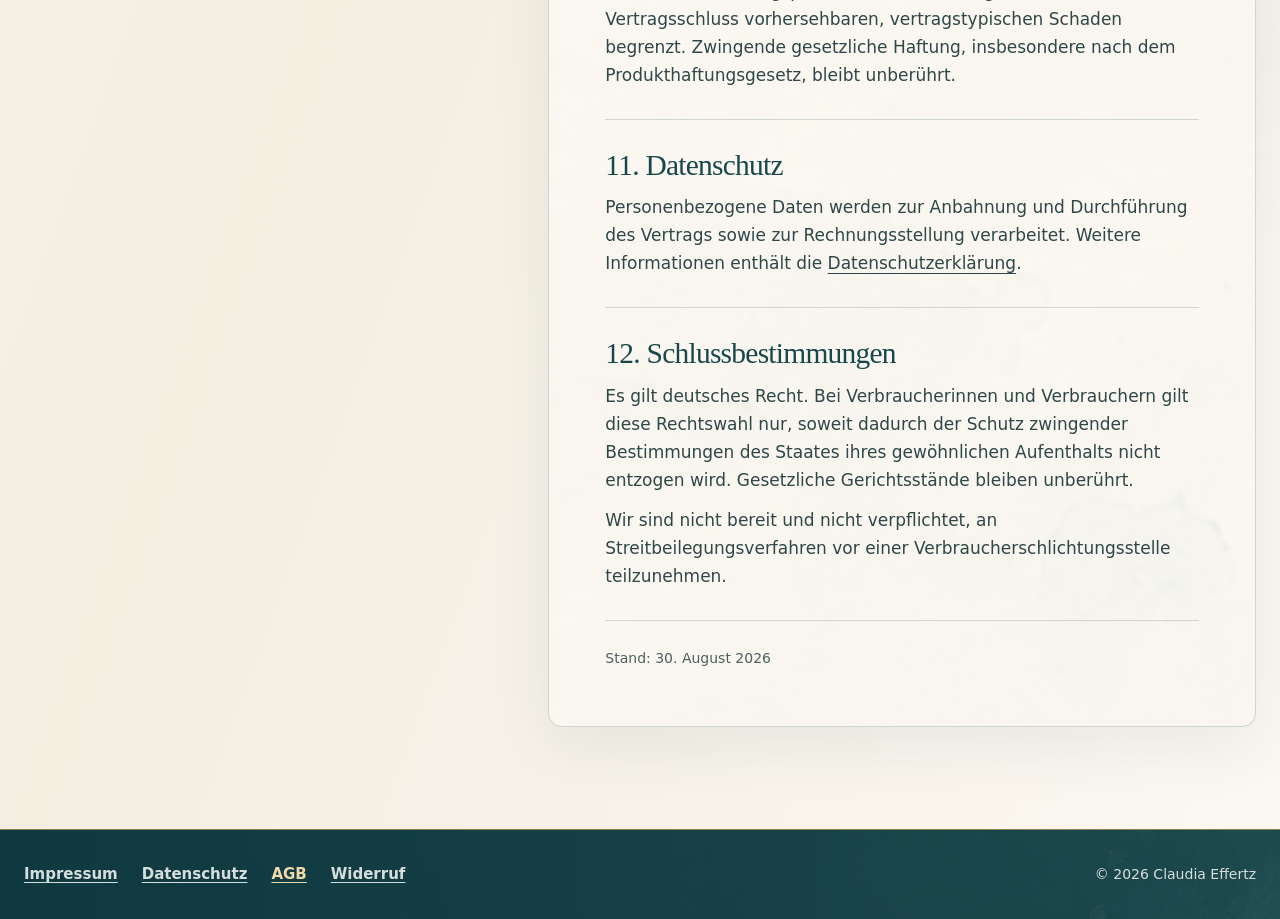
<file: agb.html>
<!doctype html>
<html lang="de">
  <head>
    <meta charset="utf-8">
    <meta name="viewport" content="width=device-width, initial-scale=1">
    <meta name="robots" content="noindex, nofollow">
    <meta name="theme-color" content="#F4EEE1">
    <link rel="icon" href="data:image/svg+xml,%3Csvg xmlns='http://www.w3.org/2000/svg' viewBox='0 0 64 64'%3E%3Crect width='64' height='64' rx='12' fill='%2317474a'/%3E%3Cpath d='M14 39h36M20 39l6-15 6 15 6-15 6 15' fill='none' stroke='%23dfbd7c' stroke-width='4' stroke-linecap='round' stroke-linejoin='round'/%3E%3C/svg%3E">
    <meta name="description" content="Allgemeine Geschäftsbedingungen von CEC Claudia Effertz Consult.">
    <title>AGB | Claudia Effertz</title>
    <link rel="stylesheet" href="styles.css?v=main-light-8">
    <script src="script.js?v=main-light-1" defer></script>
  </head>
  <body class="legal-page">
    <a class="skip-link" href="#inhalt">Zum Inhalt</a>

    <header class="site-header legal-header" data-header>
      <a class="brand" href="index.html" aria-label="Claudia Effertz, Startseite">
        <svg class="brand__mark" viewBox="0 0 64 40" aria-hidden="true">
          <path d="M3 30h58M16 8v27M48 8v27M16 10c8 19 24 19 32 0M3 30c7 0 10-8 13-20M48 10c3 12 6 20 13 20"/>
        </svg>
        <span>Claudia <strong>Effertz</strong></span>
      </a>
      <div class="header-actions">
        <a class="button button--secondary legal-header__back" href="index.html">Zur Website</a>
      </div>
      <span class="site-header__progress" aria-hidden="true"></span>
    </header>

    <main class="legal-main" id="inhalt">
      <div class="shell legal-layout">
        <header class="legal-title">
          <p class="eyebrow">Vertragsgrundlagen</p>
          <h1>Allgemeine Geschäftsbedingungen</h1>
          <p>Für Coaching, Beratung, Vorträge, Workshops, Kurse, Schulungen und Ausbildungen.</p>
        </header>

        <div class="legal-content">
          <section aria-labelledby="geltung">
            <h2 id="geltung">1. Geltungsbereich und Vertragspartnerin</h2>
            <p>Diese Allgemeinen Geschäftsbedingungen gelten für Verträge über Leistungen von CEC Claudia Effertz Consult, Inhaberin Claudia Effertz, Finkenweg 4, 64625 Bensheim-Auerbach, Deutschland. Abweichende oder ergänzende Individualvereinbarungen im Angebot oder Vertrag gehen diesen Bedingungen vor.</p>
          </section>

          <section aria-labelledby="vertrag">
            <h2 id="vertrag">2. Anfrage und Vertragsschluss</h2>
            <p>Die Darstellung von Leistungen auf dieser Website ist kein verbindliches Vertragsangebot. Eine Kontaktaufnahme oder unverbindliche Anfrage ist ebenfalls noch keine Buchung. Der konkrete Leistungsumfang, Termin, Durchführungsform und Preis werden in einem individuellen Angebot oder einer Buchungsbestätigung festgehalten. Ein Vertrag kommt zustande, wenn dieses Angebot in Textform angenommen oder die Buchung ausdrücklich bestätigt wird.</p>
            <p>Eine automatische Eingangsbestätigung bestätigt nur den Zugang einer Anfrage. Auch eine persönliche Terminbestätigung enthält ohne ausdrückliche Angaben zu Leistung und Vergütung noch keinen kostenpflichtigen Vertrag.</p>
            <p>Diese AGB werden nur Vertragsbestandteil, wenn vor Vertragsschluss auf sie hingewiesen wurde und die Kundin oder der Kunde die Möglichkeit hatte, sie einzusehen.</p>
          </section>

          <section aria-labelledby="leistung">
            <h2 id="leistung">3. Leistungen und Durchführung</h2>
            <p>Art und Umfang der Leistung ergeben sich aus dem jeweiligen Angebot. Leistungen können in Präsenz, online oder hybrid stattfinden. Soweit fachlich vertretbar, dürfen Inhalte, Methoden und Ablauf an die konkrete Gruppe oder Situation angepasst werden, ohne den vereinbarten Gesamtcharakter der Leistung zu verändern.</p>
            <p>Coaching, Beratung und Qualifizierung sind prozessorientierte Dienstleistungen. Ein bestimmter wirtschaftlicher, persönlicher oder gesundheitlicher Erfolg wird nicht geschuldet.</p>
          </section>

          <section aria-labelledby="mitwirkung">
            <h2 id="mitwirkung">4. Mitwirkung und Online-Termine</h2>
            <p>Kundinnen und Kunden stellen die für die Leistung erforderlichen Informationen rechtzeitig und zutreffend bereit. Bei Online-Terminen sorgen sie für eine geeignete Internetverbindung, ein kompatibles Endgerät und eine ruhige, vertrauliche Umgebung. Ton-, Bild- oder Bildschirmaufzeichnungen sind nur mit vorheriger Zustimmung aller Beteiligten zulässig.</p>
          </section>

          <section aria-labelledby="verguetung">
            <h2 id="verguetung">5. Vergütung und Rechnung</h2>
            <p>Die Vergütung, eine gegebenenfalls anfallende Umsatzsteuer sowie enthaltene oder zusätzliche Reise-, Übernachtungs- und Materialkosten ergeben sich aus dem individuellen Angebot. Rechnungen werden grundsätzlich per E-Mail übermittelt. Fälligkeit und Zahlungsziel ergeben sich aus Angebot oder Rechnung.</p>
          </section>

          <section aria-labelledby="termine">
            <h2 id="termine">6. Termine, Absage und Änderungen</h2>
            <p>Vereinbarte Termine sind verbindlich. Regelungen zu Umbuchung, Ersatzteilnehmenden, Rücktritt oder Stornierung ergeben sich vorrangig aus dem jeweiligen Angebot. Fehlt dort eine Regelung, gelten die gesetzlichen Bestimmungen.</p>
            <p>Muss ein Termin aus wichtigem Grund, etwa wegen Erkrankung oder höherer Gewalt, abgesagt oder verschoben werden, wird möglichst zeitnah ein Ersatztermin angeboten. Ist eine Durchführung endgültig nicht möglich, werden bereits gezahlte Entgelte für nicht erbrachte Leistungen erstattet. Weitergehende Ansprüche richten sich nach den gesetzlichen Haftungsregeln und Ziffer 10.</p>
          </section>

          <section aria-labelledby="widerrufsrecht">
            <h2 id="widerrufsrecht">7. Widerrufsrecht für Verbraucherinnen und Verbraucher</h2>
            <p>Verbraucherinnen und Verbrauchern kann bei einem im Fernabsatz geschlossenen Vertrag ein gesetzliches Widerrufsrecht zustehen. Einzelheiten enthält die <a href="widerruf.html">Widerrufsbelehrung</a>. Soll eine Dienstleistung vor Ablauf der Widerrufsfrist beginnen, wird eine hierfür gesetzlich erforderliche ausdrückliche Erklärung gesondert eingeholt.</p>
          </section>

          <section aria-labelledby="unterlagen">
            <h2 id="unterlagen">8. Unterlagen und Nutzungsrechte</h2>
            <p>Arbeitsunterlagen, Präsentationen, Audio-, Video- und sonstige Inhalte sind urheberrechtlich geschützt. Soweit nichts anderes vereinbart ist, dürfen sie nur persönlich und für den vereinbarten Zweck genutzt werden. Veröffentlichung, Weitergabe, Vervielfältigung oder Bearbeitung bedürfen der vorherigen Zustimmung.</p>
          </section>

          <section aria-labelledby="gesundheit">
            <h2 id="gesundheit">9. Abgrenzung zu Heilbehandlungen</h2>
            <p>Coaching, Beratung und Schulung ersetzen keine medizinische oder psychotherapeutische Untersuchung, Diagnose oder Behandlung. Bei entsprechenden Beschwerden ist fachärztlicher oder therapeutischer Rat einzuholen.</p>
          </section>

          <section aria-labelledby="haftung">
            <h2 id="haftung">10. Haftung</h2>
            <p>Für Vorsatz und grobe Fahrlässigkeit sowie für Schäden aus der Verletzung von Leben, Körper oder Gesundheit wird nach den gesetzlichen Vorschriften gehaftet. Bei leicht fahrlässiger Verletzung wesentlicher Vertragspflichten ist die Haftung auf den bei Vertragsschluss vorhersehbaren, vertragstypischen Schaden begrenzt. Zwingende gesetzliche Haftung, insbesondere nach dem Produkthaftungsgesetz, bleibt unberührt.</p>
          </section>

          <section aria-labelledby="datenschutz-agb">
            <h2 id="datenschutz-agb">11. Datenschutz</h2>
            <p>Personenbezogene Daten werden zur Anbahnung und Durchführung des Vertrags sowie zur Rechnungsstellung verarbeitet. Weitere Informationen enthält die <a href="datenschutz.html">Datenschutzerklärung</a>.</p>
          </section>

          <section aria-labelledby="schluss">
            <h2 id="schluss">12. Schlussbestimmungen</h2>
            <p>Es gilt deutsches Recht. Bei Verbraucherinnen und Verbrauchern gilt diese Rechtswahl nur, soweit dadurch der Schutz zwingender Bestimmungen des Staates ihres gewöhnlichen Aufenthalts nicht entzogen wird. Gesetzliche Gerichtsstände bleiben unberührt.</p>
            <p>Wir sind nicht bereit und nicht verpflichtet, an Streitbeilegungsverfahren vor einer Verbraucherschlichtungsstelle teilzunehmen.</p>
          </section>

          <p class="legal-updated">Stand: 30. August 2026</p>
        </div>
      </div>
    </main>

    <footer class="site-footer site-footer--legal">
      <div class="shell legal-footer">
        <nav class="footer-nav" aria-label="Rechtliche Informationen">
          <a href="impressum.html">Impressum</a>
          <a href="datenschutz.html">Datenschutz</a>
          <a href="agb.html" aria-current="page">AGB</a>
          <a href="widerruf.html">Widerruf</a>
          <button type="button" data-consent-settings hidden>Datenschutz-Einstellungen</button>
        </nav>
        <p>© 2026 Claudia Effertz</p>
      </div>
    </footer>
  </body>
</html>
</file>
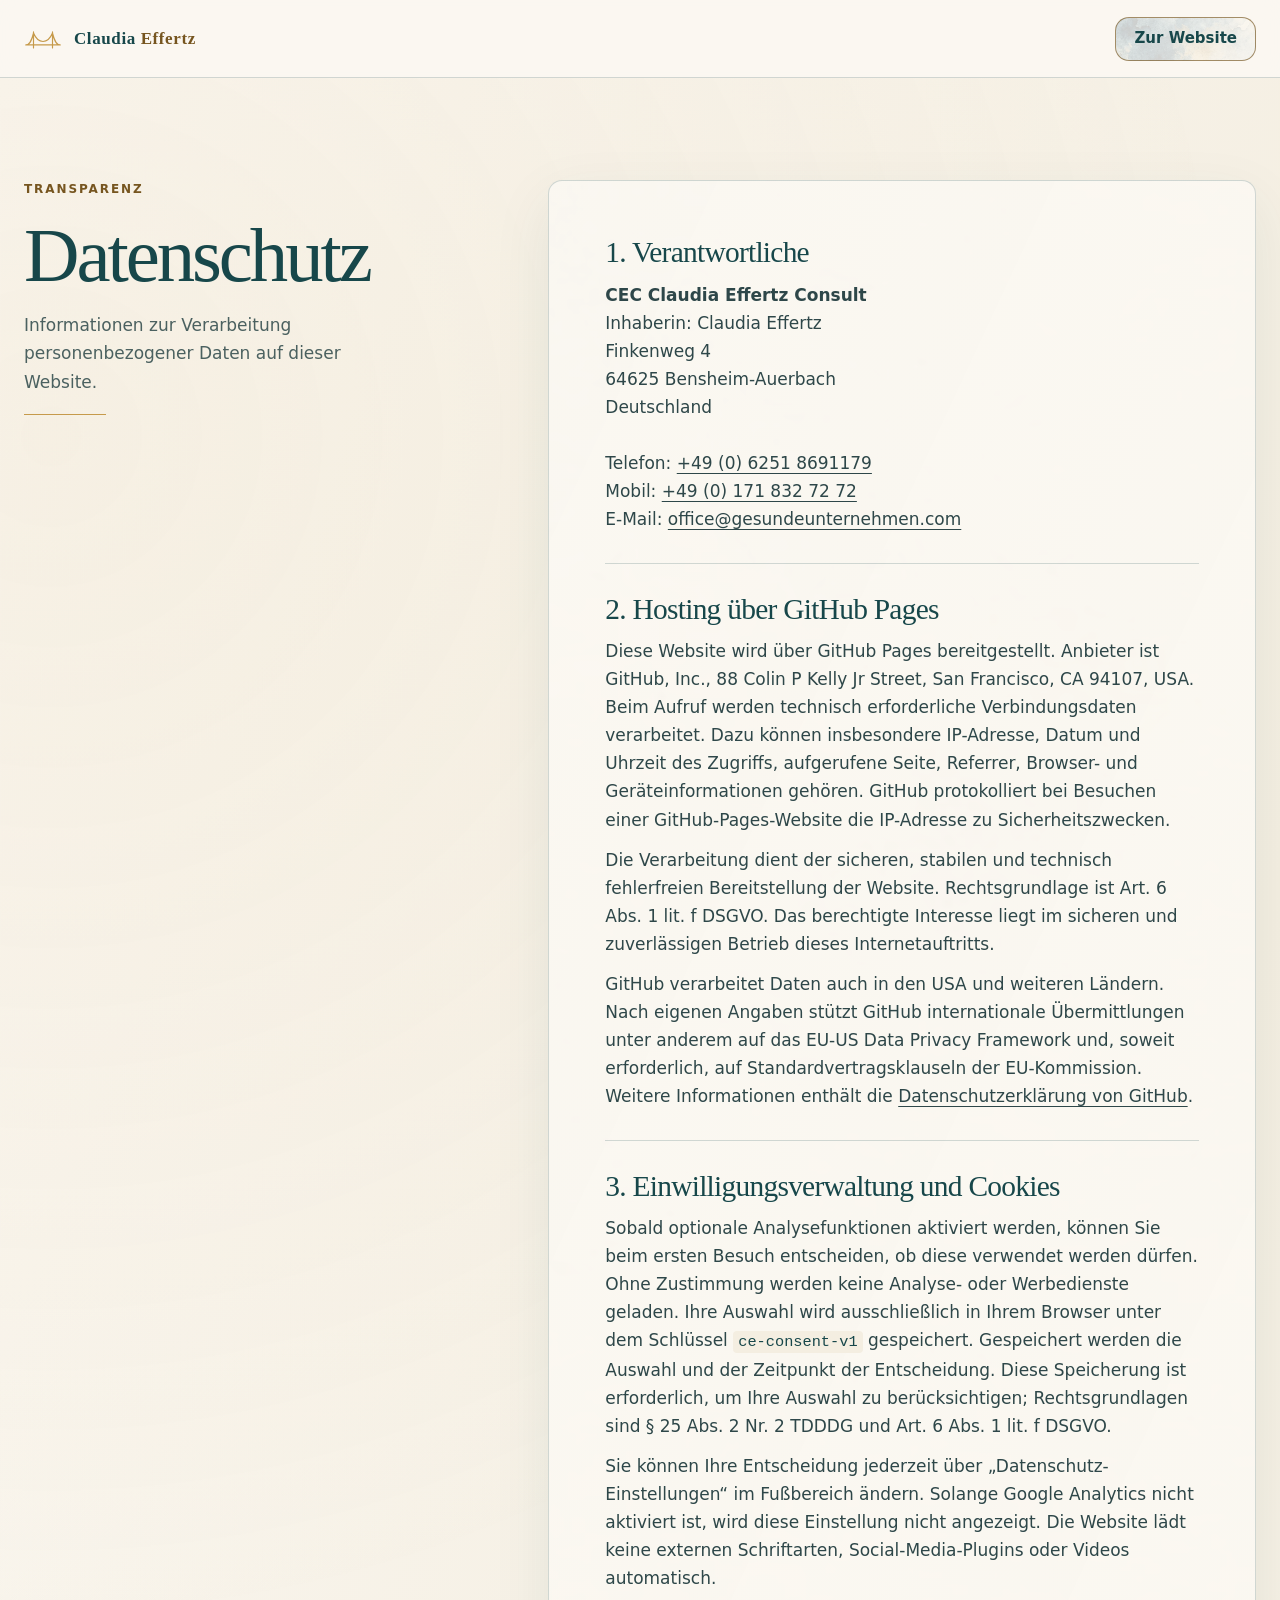
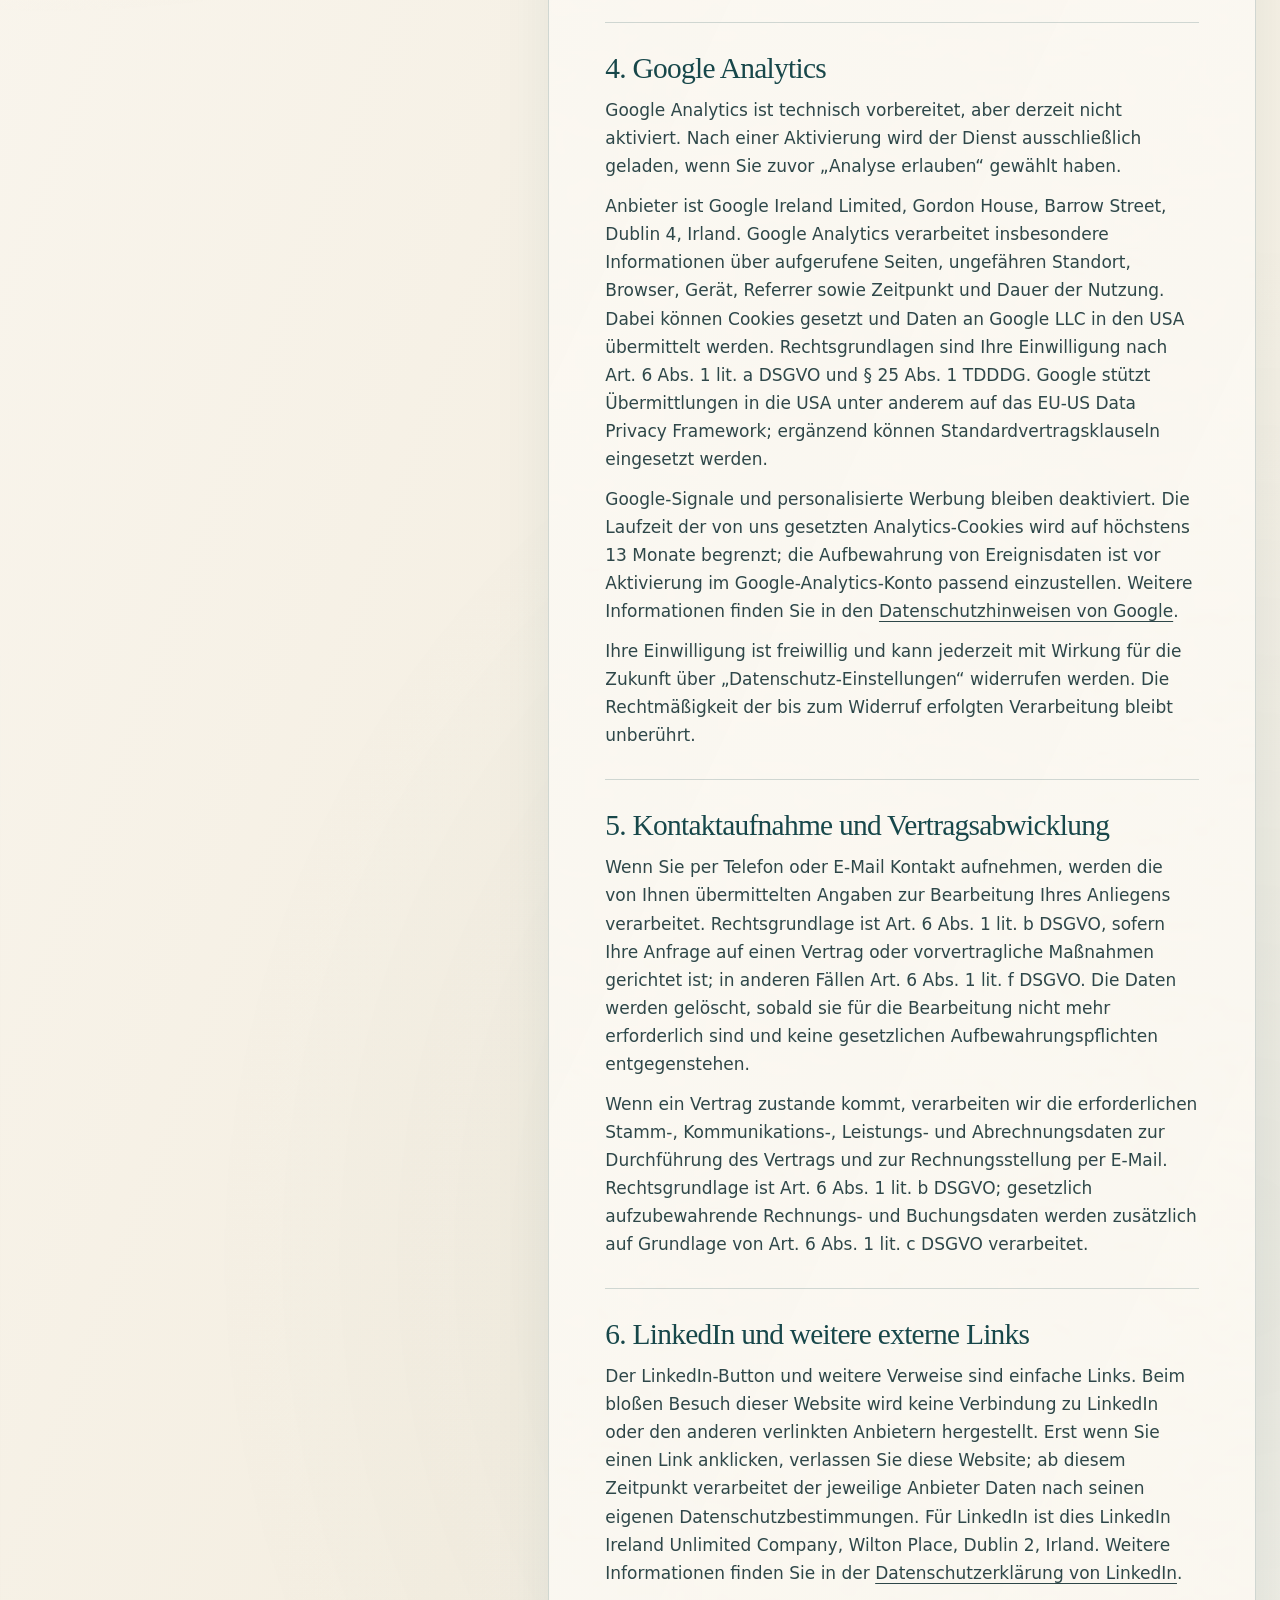
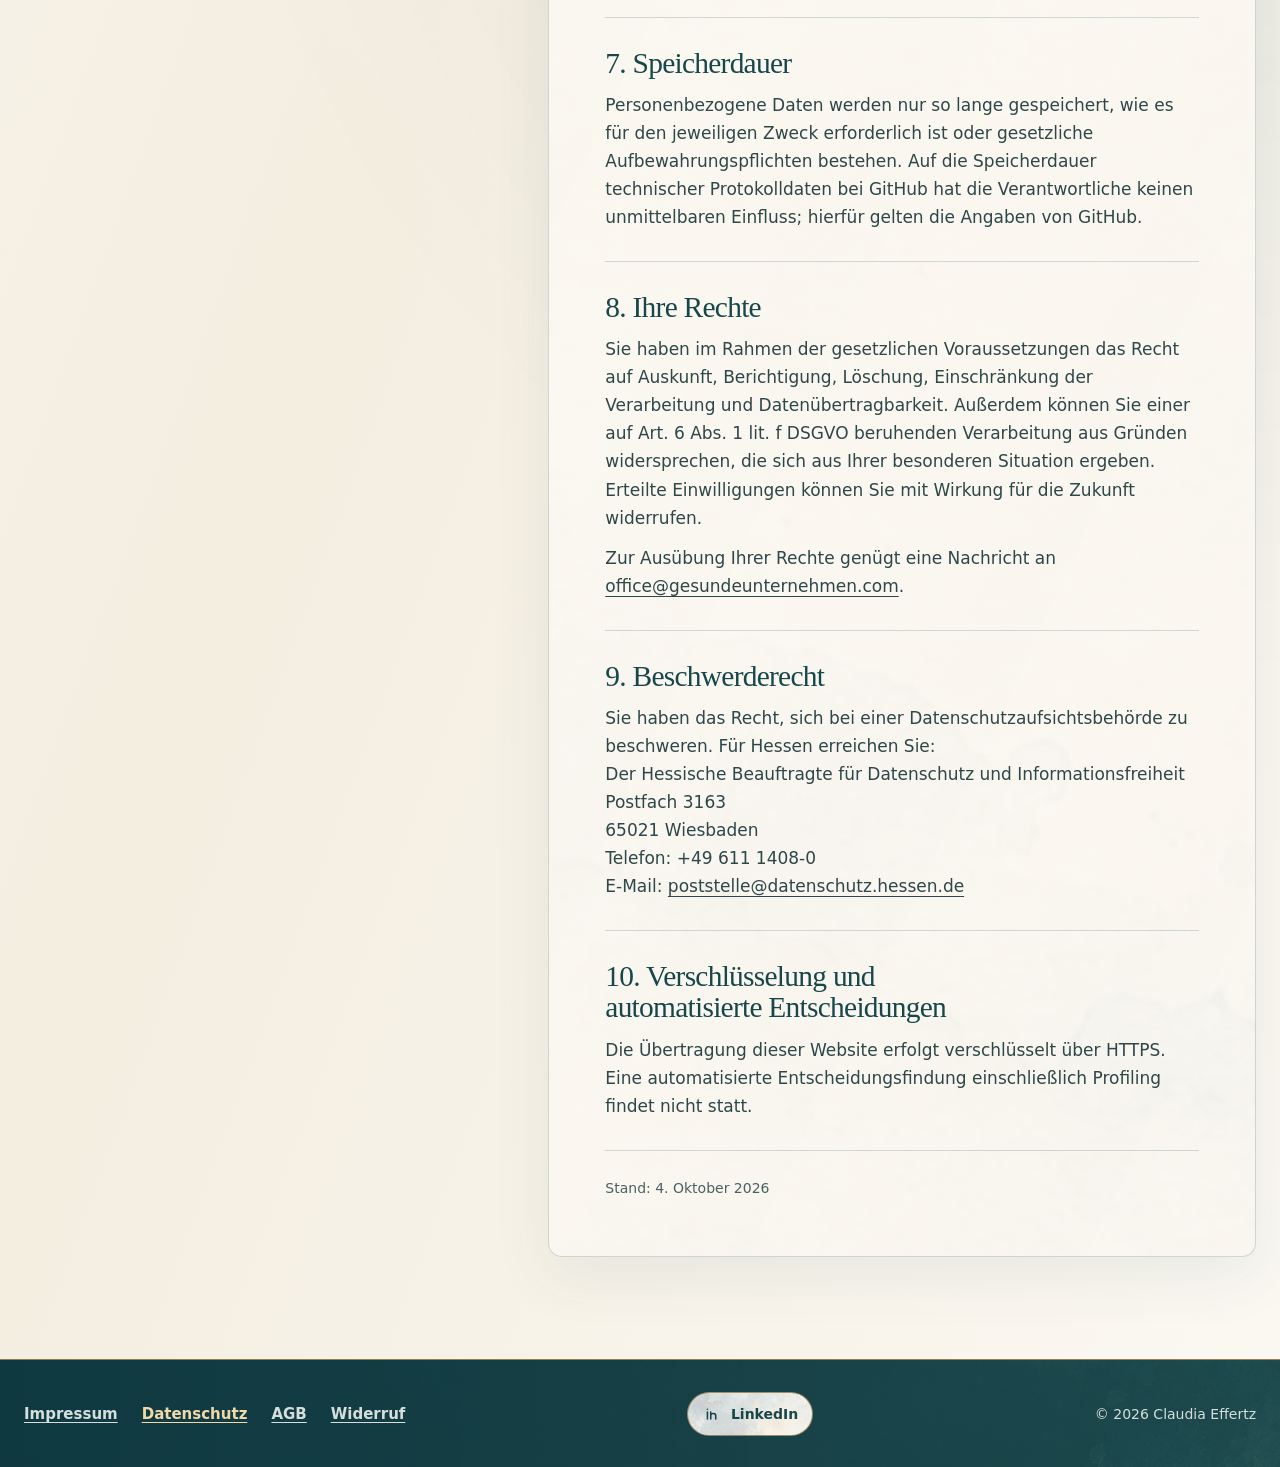
<file: datenschutz.html>
<!doctype html>
<html lang="de">
  <head>
    <meta charset="utf-8">
    <meta name="viewport" content="width=device-width, initial-scale=1">
    <meta name="robots" content="noindex, nofollow">
    <meta name="theme-color" content="#F4EEE1">
    <link rel="icon" href="data:image/svg+xml,%3Csvg xmlns='http://www.w3.org/2000/svg' viewBox='0 0 64 64'%3E%3Crect width='64' height='64' rx='12' fill='%2317474a'/%3E%3Cpath d='M14 39h36M20 39l6-15 6 15 6-15 6 15' fill='none' stroke='%23dfbd7c' stroke-width='4' stroke-linecap='round' stroke-linejoin='round'/%3E%3C/svg%3E">
    <meta name="description" content="Datenschutzerklärung der Website von Claudia Effertz.">
    <title>Datenschutz | Claudia Effertz</title>
    <link rel="stylesheet" href="styles.css?v=main-light-8">
    <script src="script.js?v=main-light-1" defer></script>
  </head>
  <body class="legal-page">
    <a class="skip-link" href="#inhalt">Zum Inhalt</a>

    <header class="site-header legal-header" data-header>
      <a class="brand" href="index.html" aria-label="Claudia Effertz, Startseite">
        <svg class="brand__mark" viewBox="0 0 64 40" aria-hidden="true">
          <path d="M3 30h58M16 8v27M48 8v27M16 10c8 19 24 19 32 0M3 30c7 0 10-8 13-20M48 10c3 12 6 20 13 20"/>
        </svg>
        <span>Claudia <strong>Effertz</strong></span>
      </a>
      <div class="header-actions">
        <a class="button button--secondary legal-header__back" href="index.html">Zur Website</a>
      </div>
      <span class="site-header__progress" aria-hidden="true"></span>
    </header>

    <main class="legal-main" id="inhalt">
      <div class="shell legal-layout">
        <header class="legal-title">
          <p class="eyebrow">Transparenz</p>
          <h1>Datenschutz</h1>
          <p>Informationen zur Verarbeitung personenbezogener Daten auf dieser Website.</p>
        </header>

        <div class="legal-content">
          <section aria-labelledby="verantwortlich">
            <h2 id="verantwortlich">1. Verantwortliche</h2>
            <address>
              <strong>CEC Claudia Effertz Consult</strong><br>
              Inhaberin: Claudia Effertz<br>
              Finkenweg 4<br>
              64625 Bensheim-Auerbach<br>
              Deutschland<br><br>
              Telefon: <a href="tel:+4962518691179">+49 (0) 6251 8691179</a><br>
              Mobil: <a href="tel:+491718327272">+49 (0) 171 832 72 72</a><br>
              E-Mail: <a href="mailto:office@gesundeunternehmen.com">office@gesundeunternehmen.com</a>
            </address>
          </section>

          <section aria-labelledby="hosting">
            <h2 id="hosting">2. Hosting über GitHub Pages</h2>
            <p>Diese Website wird über GitHub Pages bereitgestellt. Anbieter ist GitHub, Inc., 88 Colin P Kelly Jr Street, San Francisco, CA 94107, USA. Beim Aufruf werden technisch erforderliche Verbindungsdaten verarbeitet. Dazu können insbesondere IP-Adresse, Datum und Uhrzeit des Zugriffs, aufgerufene Seite, Referrer, Browser- und Geräteinformationen gehören. GitHub protokolliert bei Besuchen einer GitHub-Pages-Website die IP-Adresse zu Sicherheitszwecken.</p>
            <p>Die Verarbeitung dient der sicheren, stabilen und technisch fehlerfreien Bereitstellung der Website. Rechtsgrundlage ist Art. 6 Abs. 1 lit. f DSGVO. Das berechtigte Interesse liegt im sicheren und zuverlässigen Betrieb dieses Internetauftritts.</p>
            <p>GitHub verarbeitet Daten auch in den USA und weiteren Ländern. Nach eigenen Angaben stützt GitHub internationale Übermittlungen unter anderem auf das EU-US Data Privacy Framework und, soweit erforderlich, auf Standardvertragsklauseln der EU-Kommission. Weitere Informationen enthält die <a href="https://docs.github.com/de/site-policy/privacy-policies/github-general-privacy-statement" target="_blank" rel="noopener noreferrer">Datenschutzerklärung von GitHub</a>.</p>
          </section>

          <section aria-labelledby="cookies">
            <h2 id="cookies">3. Einwilligungsverwaltung und Cookies</h2>
            <p>Sobald optionale Analysefunktionen aktiviert werden, können Sie beim ersten Besuch entscheiden, ob diese verwendet werden dürfen. Ohne Zustimmung werden keine Analyse- oder Werbedienste geladen. Ihre Auswahl wird ausschließlich in Ihrem Browser unter dem Schlüssel <code>ce-consent-v1</code> gespeichert. Gespeichert werden die Auswahl und der Zeitpunkt der Entscheidung. Diese Speicherung ist erforderlich, um Ihre Auswahl zu berücksichtigen; Rechtsgrundlagen sind § 25 Abs. 2 Nr. 2 TDDDG und Art. 6 Abs. 1 lit. f DSGVO.</p>
            <p>Sie können Ihre Entscheidung jederzeit über „Datenschutz-Einstellungen“ im Fußbereich ändern. Solange Google Analytics nicht aktiviert ist, wird diese Einstellung nicht angezeigt. Die Website lädt keine externen Schriftarten, Social-Media-Plugins oder Videos automatisch.</p>
          </section>

          <section id="google-analytics" aria-labelledby="analytics">
            <h2 id="analytics">4. Google Analytics</h2>
            <p>Google Analytics ist technisch vorbereitet, aber derzeit nicht aktiviert. Nach einer Aktivierung wird der Dienst ausschließlich geladen, wenn Sie zuvor „Analyse erlauben“ gewählt haben.</p>
            <p>Anbieter ist Google Ireland Limited, Gordon House, Barrow Street, Dublin 4, Irland. Google Analytics verarbeitet insbesondere Informationen über aufgerufene Seiten, ungefähren Standort, Browser, Gerät, Referrer sowie Zeitpunkt und Dauer der Nutzung. Dabei können Cookies gesetzt und Daten an Google LLC in den USA übermittelt werden. Rechtsgrundlagen sind Ihre Einwilligung nach Art. 6 Abs. 1 lit. a DSGVO und § 25 Abs. 1 TDDDG. Google stützt Übermittlungen in die USA unter anderem auf das EU-US Data Privacy Framework; ergänzend können Standardvertragsklauseln eingesetzt werden.</p>
            <p>Google-Signale und personalisierte Werbung bleiben deaktiviert. Die Laufzeit der von uns gesetzten Analytics-Cookies wird auf höchstens 13 Monate begrenzt; die Aufbewahrung von Ereignisdaten ist vor Aktivierung im Google-Analytics-Konto passend einzustellen. Weitere Informationen finden Sie in den <a href="https://policies.google.com/privacy?hl=de" target="_blank" rel="noopener noreferrer">Datenschutzhinweisen von Google</a>.</p>
            <p>Ihre Einwilligung ist freiwillig und kann jederzeit mit Wirkung für die Zukunft über „Datenschutz-Einstellungen“ widerrufen werden. Die Rechtmäßigkeit der bis zum Widerruf erfolgten Verarbeitung bleibt unberührt.</p>
          </section>

          <section aria-labelledby="kontakt-datenschutz">
            <h2 id="kontakt-datenschutz">5. Kontaktaufnahme und Vertragsabwicklung</h2>
            <p>Wenn Sie per Telefon oder E-Mail Kontakt aufnehmen, werden die von Ihnen übermittelten Angaben zur Bearbeitung Ihres Anliegens verarbeitet. Rechtsgrundlage ist Art. 6 Abs. 1 lit. b DSGVO, sofern Ihre Anfrage auf einen Vertrag oder vorvertragliche Maßnahmen gerichtet ist; in anderen Fällen Art. 6 Abs. 1 lit. f DSGVO. Die Daten werden gelöscht, sobald sie für die Bearbeitung nicht mehr erforderlich sind und keine gesetzlichen Aufbewahrungspflichten entgegenstehen.</p>
            <p>Wenn ein Vertrag zustande kommt, verarbeiten wir die erforderlichen Stamm-, Kommunikations-, Leistungs- und Abrechnungsdaten zur Durchführung des Vertrags und zur Rechnungsstellung per E-Mail. Rechtsgrundlage ist Art. 6 Abs. 1 lit. b DSGVO; gesetzlich aufzubewahrende Rechnungs- und Buchungsdaten werden zusätzlich auf Grundlage von Art. 6 Abs. 1 lit. c DSGVO verarbeitet.</p>
          </section>

          <section aria-labelledby="linkedin">
            <h2 id="linkedin">6. LinkedIn und weitere externe Links</h2>
            <p>Der LinkedIn-Button und weitere Verweise sind einfache Links. Beim bloßen Besuch dieser Website wird keine Verbindung zu LinkedIn oder den anderen verlinkten Anbietern hergestellt. Erst wenn Sie einen Link anklicken, verlassen Sie diese Website; ab diesem Zeitpunkt verarbeitet der jeweilige Anbieter Daten nach seinen eigenen Datenschutzbestimmungen. Für LinkedIn ist dies LinkedIn Ireland Unlimited Company, Wilton Place, Dublin 2, Irland. Weitere Informationen finden Sie in der <a href="https://www.linkedin.com/legal/privacy-policy" target="_blank" rel="noopener noreferrer">Datenschutzerklärung von LinkedIn</a>.</p>
          </section>

          <section aria-labelledby="speicherung">
            <h2 id="speicherung">7. Speicherdauer</h2>
            <p>Personenbezogene Daten werden nur so lange gespeichert, wie es für den jeweiligen Zweck erforderlich ist oder gesetzliche Aufbewahrungspflichten bestehen. Auf die Speicherdauer technischer Protokolldaten bei GitHub hat die Verantwortliche keinen unmittelbaren Einfluss; hierfür gelten die Angaben von GitHub.</p>
          </section>

          <section aria-labelledby="rechte">
            <h2 id="rechte">8. Ihre Rechte</h2>
            <p>Sie haben im Rahmen der gesetzlichen Voraussetzungen das Recht auf Auskunft, Berichtigung, Löschung, Einschränkung der Verarbeitung und Datenübertragbarkeit. Außerdem können Sie einer auf Art. 6 Abs. 1 lit. f DSGVO beruhenden Verarbeitung aus Gründen widersprechen, die sich aus Ihrer besonderen Situation ergeben. Erteilte Einwilligungen können Sie mit Wirkung für die Zukunft widerrufen.</p>
            <p>Zur Ausübung Ihrer Rechte genügt eine Nachricht an <a href="mailto:office@gesundeunternehmen.com">office@gesundeunternehmen.com</a>.</p>
          </section>

          <section aria-labelledby="beschwerde">
            <h2 id="beschwerde">9. Beschwerderecht</h2>
            <p>Sie haben das Recht, sich bei einer Datenschutzaufsichtsbehörde zu beschweren. Für Hessen erreichen Sie:</p>
            <address>
              Der Hessische Beauftragte für Datenschutz und Informationsfreiheit<br>
              Postfach 3163<br>
              65021 Wiesbaden<br>
              Telefon: +49 611 1408-0<br>
              E-Mail: <a href="mailto:poststelle@datenschutz.hessen.de">poststelle@datenschutz.hessen.de</a>
            </address>
          </section>

          <section aria-labelledby="sicherheit">
            <h2 id="sicherheit">10. Verschlüsselung und automatisierte Entscheidungen</h2>
            <p>Die Übertragung dieser Website erfolgt verschlüsselt über HTTPS. Eine automatisierte Entscheidungsfindung einschließlich Profiling findet nicht statt.</p>
          </section>

          <p class="legal-updated">Stand: 4. Oktober 2026</p>
        </div>
      </div>
    </main>

    <footer class="site-footer site-footer--legal">
      <div class="shell legal-footer">
        <nav class="footer-nav" aria-label="Rechtliche Informationen">
          <a href="impressum.html">Impressum</a>
          <a href="datenschutz.html" aria-current="page">Datenschutz</a>
          <a href="agb.html">AGB</a>
          <a href="widerruf.html">Widerruf</a>
          <button type="button" data-consent-settings hidden>Datenschutz-Einstellungen</button>
        </nav>
        <a class="social-link" href="https://de.linkedin.com/in/claudia-effertz-0615822a" target="_blank" rel="noopener noreferrer" aria-label="Claudia Effertz auf LinkedIn (öffnet in neuem Fenster)">
          <svg viewBox="0 0 24 24" aria-hidden="true"><path d="M6.5 9.5V18M6.5 6.2v.1M10.5 18v-8.5M10.5 13.2c.8-2.3 6-2.8 6 1V18"/></svg>
          <span>LinkedIn</span>
        </a>
        <p>© 2026 Claudia Effertz</p>
      </div>
    </footer>
  </body>
</html>
</file>
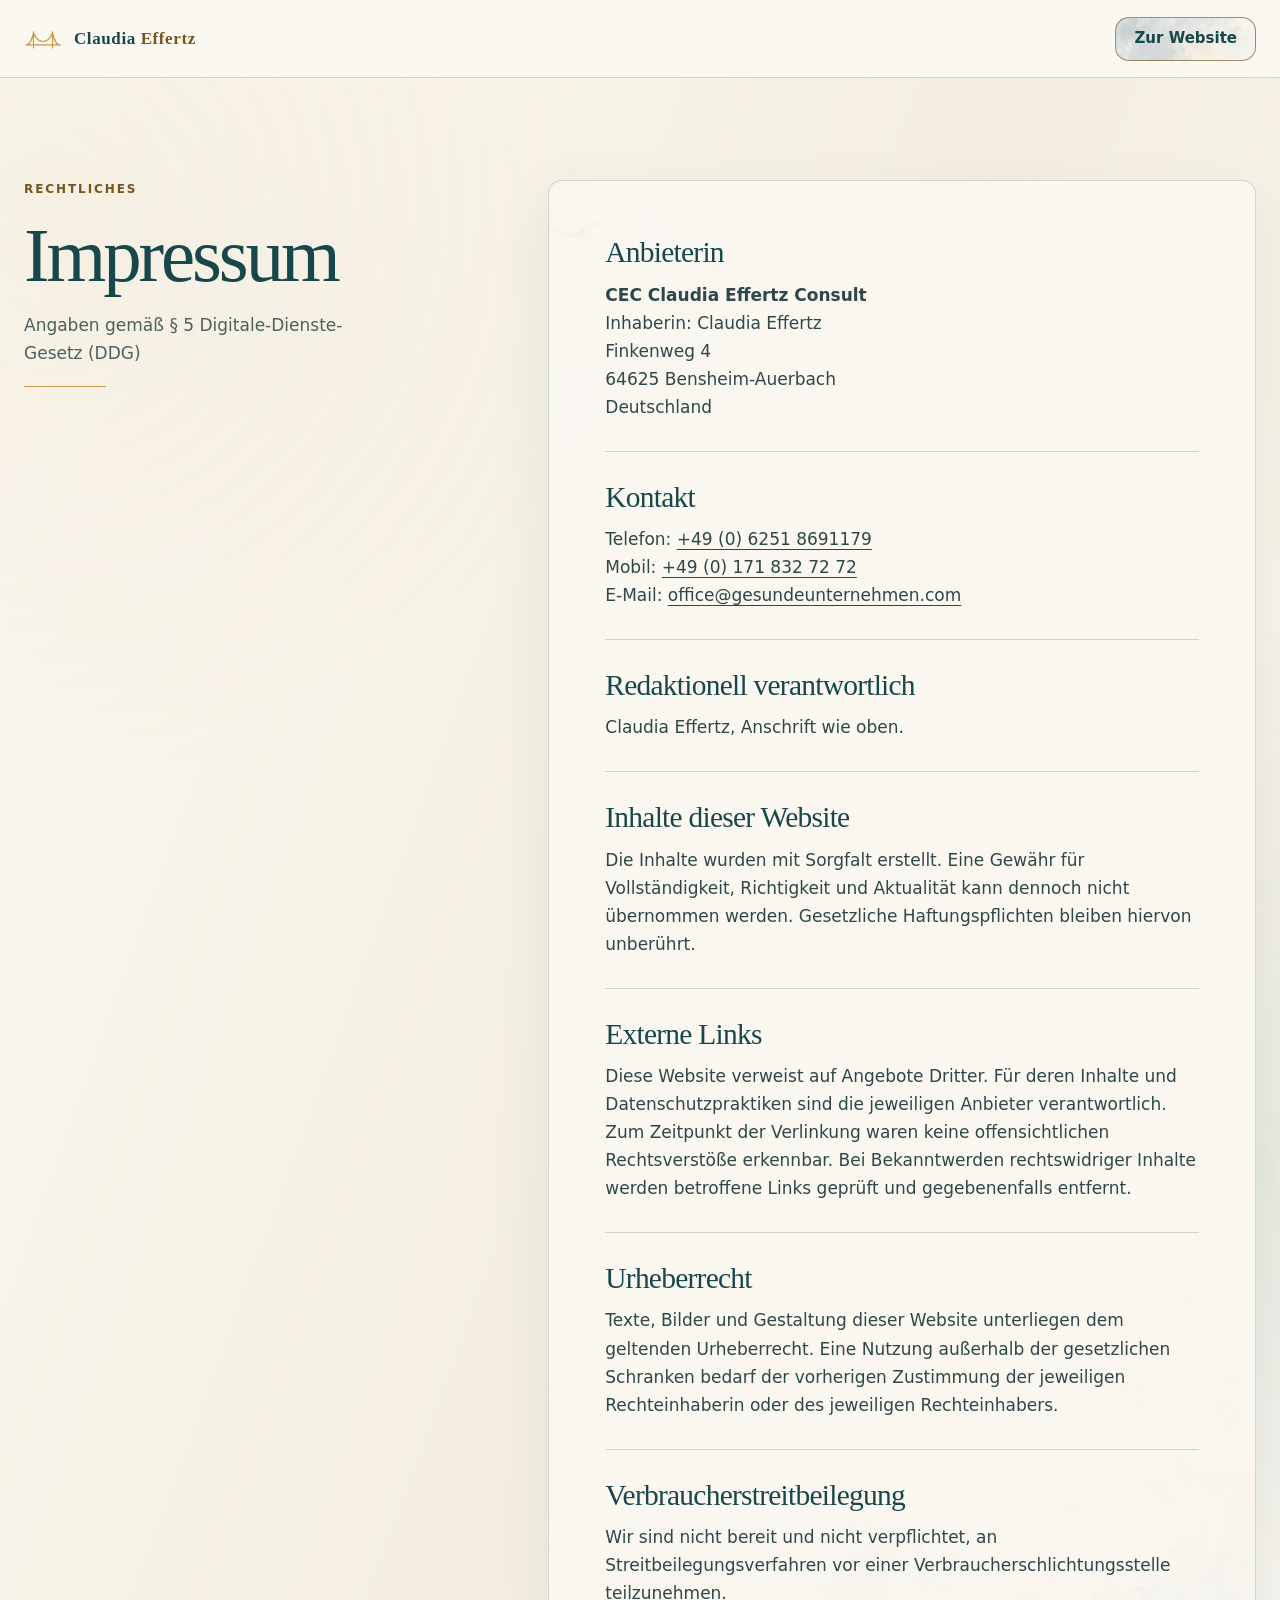
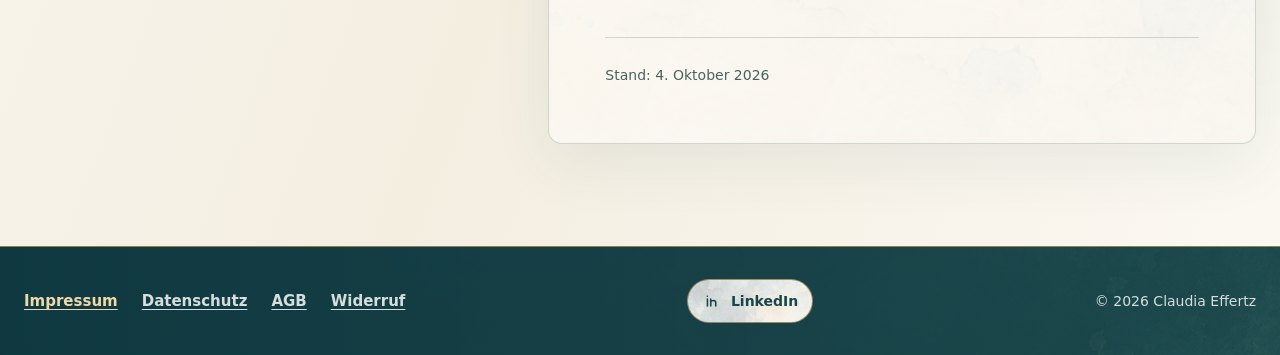
<file: impressum.html>
<!doctype html>
<html lang="de">
  <head>
    <meta charset="utf-8">
    <meta name="viewport" content="width=device-width, initial-scale=1">
    <meta name="robots" content="noindex, nofollow">
    <meta name="theme-color" content="#F4EEE1">
    <link rel="icon" href="data:image/svg+xml,%3Csvg xmlns='http://www.w3.org/2000/svg' viewBox='0 0 64 64'%3E%3Crect width='64' height='64' rx='12' fill='%2317474a'/%3E%3Cpath d='M14 39h36M20 39l6-15 6 15 6-15 6 15' fill='none' stroke='%23dfbd7c' stroke-width='4' stroke-linecap='round' stroke-linejoin='round'/%3E%3C/svg%3E">
    <meta name="description" content="Impressum und rechtliche Hinweise der Website von Claudia Effertz.">
    <title>Impressum | Claudia Effertz</title>
    <link rel="stylesheet" href="styles.css?v=main-light-8">
    <script src="script.js?v=main-light-1" defer></script>
  </head>
  <body class="legal-page">
    <a class="skip-link" href="#inhalt">Zum Inhalt</a>

    <header class="site-header legal-header" data-header>
      <a class="brand" href="index.html" aria-label="Claudia Effertz, Startseite">
        <svg class="brand__mark" viewBox="0 0 64 40" aria-hidden="true">
          <path d="M3 30h58M16 8v27M48 8v27M16 10c8 19 24 19 32 0M3 30c7 0 10-8 13-20M48 10c3 12 6 20 13 20"/>
        </svg>
        <span>Claudia <strong>Effertz</strong></span>
      </a>
      <div class="header-actions">
        <a class="button button--secondary legal-header__back" href="index.html">Zur Website</a>
      </div>
      <span class="site-header__progress" aria-hidden="true"></span>
    </header>

    <main class="legal-main" id="inhalt">
      <div class="shell legal-layout">
        <header class="legal-title">
          <p class="eyebrow">Rechtliches</p>
          <h1>Impressum</h1>
          <p>Angaben gemäß § 5 Digitale-Dienste-Gesetz (DDG)</p>
        </header>

        <div class="legal-content">
          <section aria-labelledby="anbieter">
            <h2 id="anbieter">Anbieterin</h2>
            <address>
              <strong>CEC Claudia Effertz Consult</strong><br>
              Inhaberin: Claudia Effertz<br>
              Finkenweg 4<br>
              64625 Bensheim-Auerbach<br>
              Deutschland
            </address>
          </section>

          <section aria-labelledby="kontakt-impressum">
            <h2 id="kontakt-impressum">Kontakt</h2>
            <p>
              Telefon: <a href="tel:+4962518691179">+49 (0) 6251 8691179</a><br>
              Mobil: <a href="tel:+491718327272">+49 (0) 171 832 72 72</a><br>
              E-Mail: <a href="mailto:office@gesundeunternehmen.com">office@gesundeunternehmen.com</a>
            </p>
          </section>

          <section aria-labelledby="redaktion">
            <h2 id="redaktion">Redaktionell verantwortlich</h2>
            <p>Claudia Effertz, Anschrift wie oben.</p>
          </section>

          <section aria-labelledby="inhalte">
            <h2 id="inhalte">Inhalte dieser Website</h2>
            <p>Die Inhalte wurden mit Sorgfalt erstellt. Eine Gewähr für Vollständigkeit, Richtigkeit und Aktualität kann dennoch nicht übernommen werden. Gesetzliche Haftungspflichten bleiben hiervon unberührt.</p>
          </section>

          <section aria-labelledby="links">
            <h2 id="links">Externe Links</h2>
            <p>Diese Website verweist auf Angebote Dritter. Für deren Inhalte und Datenschutzpraktiken sind die jeweiligen Anbieter verantwortlich. Zum Zeitpunkt der Verlinkung waren keine offensichtlichen Rechtsverstöße erkennbar. Bei Bekanntwerden rechtswidriger Inhalte werden betroffene Links geprüft und gegebenenfalls entfernt.</p>
          </section>

          <section aria-labelledby="urheberrecht">
            <h2 id="urheberrecht">Urheberrecht</h2>
            <p>Texte, Bilder und Gestaltung dieser Website unterliegen dem geltenden Urheberrecht. Eine Nutzung außerhalb der gesetzlichen Schranken bedarf der vorherigen Zustimmung der jeweiligen Rechteinhaberin oder des jeweiligen Rechteinhabers.</p>
          </section>

          <section aria-labelledby="streitbeilegung">
            <h2 id="streitbeilegung">Verbraucherstreitbeilegung</h2>
            <p>Wir sind nicht bereit und nicht verpflichtet, an Streitbeilegungsverfahren vor einer Verbraucherschlichtungsstelle teilzunehmen.</p>
          </section>

          <p class="legal-updated">Stand: 4. Oktober 2026</p>
        </div>
      </div>
    </main>

    <footer class="site-footer site-footer--legal">
      <div class="shell legal-footer">
        <nav class="footer-nav" aria-label="Rechtliche Informationen">
          <a href="impressum.html" aria-current="page">Impressum</a>
          <a href="datenschutz.html">Datenschutz</a>
          <a href="agb.html">AGB</a>
          <a href="widerruf.html">Widerruf</a>
          <button type="button" data-consent-settings hidden>Datenschutz-Einstellungen</button>
        </nav>
        <a class="social-link" href="https://de.linkedin.com/in/claudia-effertz-0615822a" target="_blank" rel="noopener noreferrer" aria-label="Claudia Effertz auf LinkedIn (öffnet in neuem Fenster)">
          <svg viewBox="0 0 24 24" aria-hidden="true"><path d="M6.5 9.5V18M6.5 6.2v.1M10.5 18v-8.5M10.5 13.2c.8-2.3 6-2.8 6 1V18"/></svg>
          <span>LinkedIn</span>
        </a>
        <p>© 2026 Claudia Effertz</p>
      </div>
    </footer>
  </body>
</html>
</file>
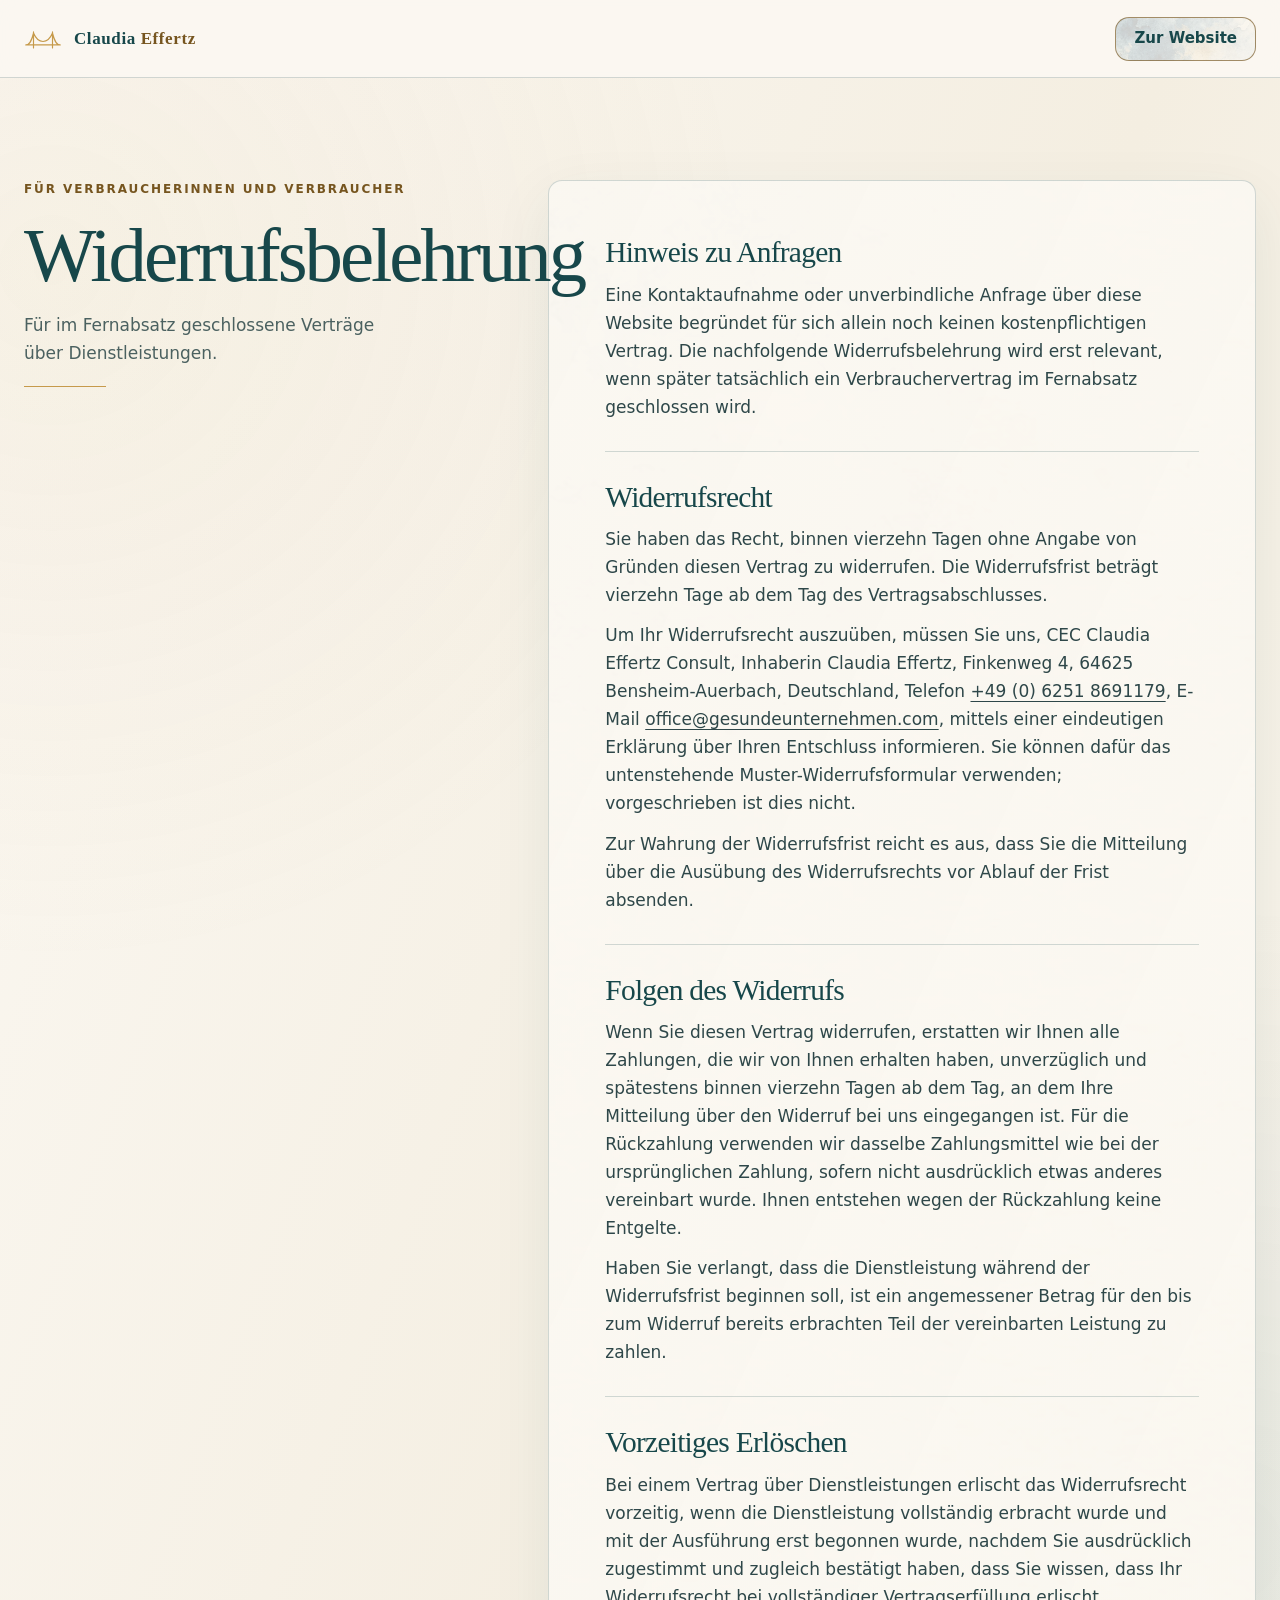
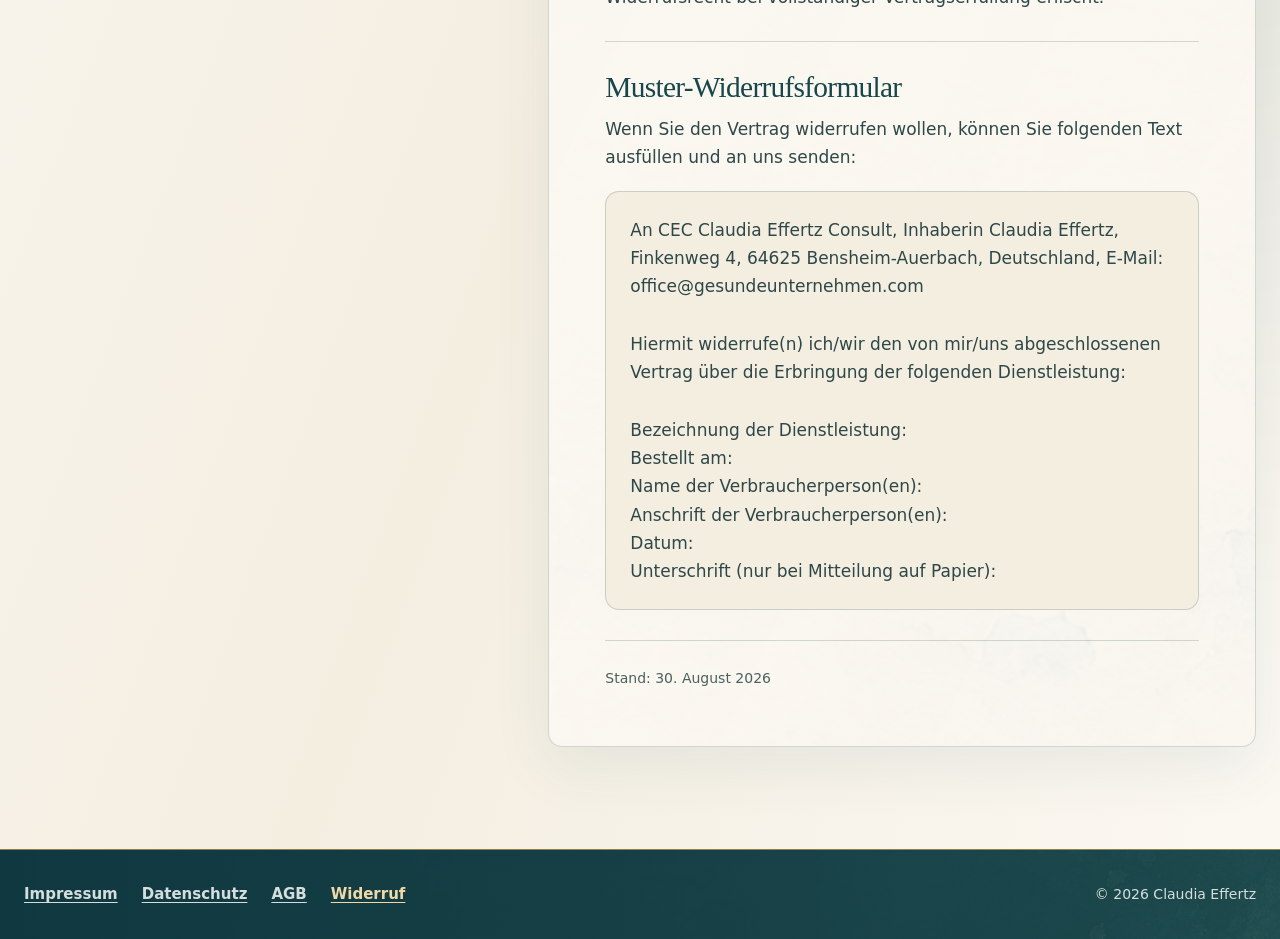
<file: widerruf.html>
<!doctype html>
<html lang="de">
  <head>
    <meta charset="utf-8">
    <meta name="viewport" content="width=device-width, initial-scale=1">
    <meta name="robots" content="noindex, nofollow">
    <meta name="theme-color" content="#F4EEE1">
    <link rel="icon" href="data:image/svg+xml,%3Csvg xmlns='http://www.w3.org/2000/svg' viewBox='0 0 64 64'%3E%3Crect width='64' height='64' rx='12' fill='%2317474a'/%3E%3Cpath d='M14 39h36M20 39l6-15 6 15 6-15 6 15' fill='none' stroke='%23dfbd7c' stroke-width='4' stroke-linecap='round' stroke-linejoin='round'/%3E%3C/svg%3E">
    <meta name="description" content="Widerrufsbelehrung für Dienstleistungen von CEC Claudia Effertz Consult.">
    <title>Widerruf | Claudia Effertz</title>
    <link rel="stylesheet" href="styles.css?v=main-light-8">
    <script src="script.js?v=main-light-1" defer></script>
  </head>
  <body class="legal-page">
    <a class="skip-link" href="#inhalt">Zum Inhalt</a>

    <header class="site-header legal-header" data-header>
      <a class="brand" href="index.html" aria-label="Claudia Effertz, Startseite">
        <svg class="brand__mark" viewBox="0 0 64 40" aria-hidden="true">
          <path d="M3 30h58M16 8v27M48 8v27M16 10c8 19 24 19 32 0M3 30c7 0 10-8 13-20M48 10c3 12 6 20 13 20"/>
        </svg>
        <span>Claudia <strong>Effertz</strong></span>
      </a>
      <div class="header-actions">
        <a class="button button--secondary legal-header__back" href="index.html">Zur Website</a>
      </div>
      <span class="site-header__progress" aria-hidden="true"></span>
    </header>

    <main class="legal-main" id="inhalt">
      <div class="shell legal-layout">
        <header class="legal-title">
          <p class="eyebrow">Für Verbraucherinnen und Verbraucher</p>
          <h1>Widerrufsbelehrung</h1>
          <p>Für im Fernabsatz geschlossene Verträge über Dienstleistungen.</p>
        </header>

        <div class="legal-content">
          <section aria-labelledby="anfrage-hinweis">
            <h2 id="anfrage-hinweis">Hinweis zu Anfragen</h2>
            <p>Eine Kontaktaufnahme oder unverbindliche Anfrage über diese Website begründet für sich allein noch keinen kostenpflichtigen Vertrag. Die nachfolgende Widerrufsbelehrung wird erst relevant, wenn später tatsächlich ein Verbrauchervertrag im Fernabsatz geschlossen wird.</p>
          </section>

          <section aria-labelledby="widerrufsrecht-text">
            <h2 id="widerrufsrecht-text">Widerrufsrecht</h2>
            <p>Sie haben das Recht, binnen vierzehn Tagen ohne Angabe von Gründen diesen Vertrag zu widerrufen. Die Widerrufsfrist beträgt vierzehn Tage ab dem Tag des Vertragsabschlusses.</p>
            <p>Um Ihr Widerrufsrecht auszuüben, müssen Sie uns, CEC Claudia Effertz Consult, Inhaberin Claudia Effertz, Finkenweg 4, 64625 Bensheim-Auerbach, Deutschland, Telefon <a href="tel:+4962518691179">+49 (0) 6251 8691179</a>, E-Mail <a href="mailto:office@gesundeunternehmen.com">office@gesundeunternehmen.com</a>, mittels einer eindeutigen Erklärung über Ihren Entschluss informieren. Sie können dafür das untenstehende Muster-Widerrufsformular verwenden; vorgeschrieben ist dies nicht.</p>
            <p>Zur Wahrung der Widerrufsfrist reicht es aus, dass Sie die Mitteilung über die Ausübung des Widerrufsrechts vor Ablauf der Frist absenden.</p>
          </section>

          <section aria-labelledby="folgen">
            <h2 id="folgen">Folgen des Widerrufs</h2>
            <p>Wenn Sie diesen Vertrag widerrufen, erstatten wir Ihnen alle Zahlungen, die wir von Ihnen erhalten haben, unverzüglich und spätestens binnen vierzehn Tagen ab dem Tag, an dem Ihre Mitteilung über den Widerruf bei uns eingegangen ist. Für die Rückzahlung verwenden wir dasselbe Zahlungsmittel wie bei der ursprünglichen Zahlung, sofern nicht ausdrücklich etwas anderes vereinbart wurde. Ihnen entstehen wegen der Rückzahlung keine Entgelte.</p>
            <p>Haben Sie verlangt, dass die Dienstleistung während der Widerrufsfrist beginnen soll, ist ein angemessener Betrag für den bis zum Widerruf bereits erbrachten Teil der vereinbarten Leistung zu zahlen.</p>
          </section>

          <section aria-labelledby="erloeschen">
            <h2 id="erloeschen">Vorzeitiges Erlöschen</h2>
            <p>Bei einem Vertrag über Dienstleistungen erlischt das Widerrufsrecht vorzeitig, wenn die Dienstleistung vollständig erbracht wurde und mit der Ausführung erst begonnen wurde, nachdem Sie ausdrücklich zugestimmt und zugleich bestätigt haben, dass Sie wissen, dass Ihr Widerrufsrecht bei vollständiger Vertragserfüllung erlischt.</p>
          </section>

          <section aria-labelledby="formular">
            <h2 id="formular">Muster-Widerrufsformular</h2>
            <p>Wenn Sie den Vertrag widerrufen wollen, können Sie folgenden Text ausfüllen und an uns senden:</p>
            <div class="legal-form-copy">
              <p>An CEC Claudia Effertz Consult, Inhaberin Claudia Effertz, Finkenweg 4, 64625 Bensheim-Auerbach, Deutschland, E-Mail: office@gesundeunternehmen.com</p>
              <p>Hiermit widerrufe(n) ich/wir den von mir/uns abgeschlossenen Vertrag über die Erbringung der folgenden Dienstleistung:</p>
              <p>Bezeichnung der Dienstleistung:<br>Bestellt am:<br>Name der Verbraucherperson(en):<br>Anschrift der Verbraucherperson(en):<br>Datum:<br>Unterschrift (nur bei Mitteilung auf Papier):</p>
            </div>
          </section>

          <p class="legal-updated">Stand: 30. August 2026</p>
        </div>
      </div>
    </main>

    <footer class="site-footer site-footer--legal">
      <div class="shell legal-footer">
        <nav class="footer-nav" aria-label="Rechtliche Informationen">
          <a href="impressum.html">Impressum</a>
          <a href="datenschutz.html">Datenschutz</a>
          <a href="agb.html">AGB</a>
          <a href="widerruf.html" aria-current="page">Widerruf</a>
          <button type="button" data-consent-settings hidden>Datenschutz-Einstellungen</button>
        </nav>
        <p>© 2026 Claudia Effertz</p>
      </div>
    </footer>
  </body>
</html>
</file>
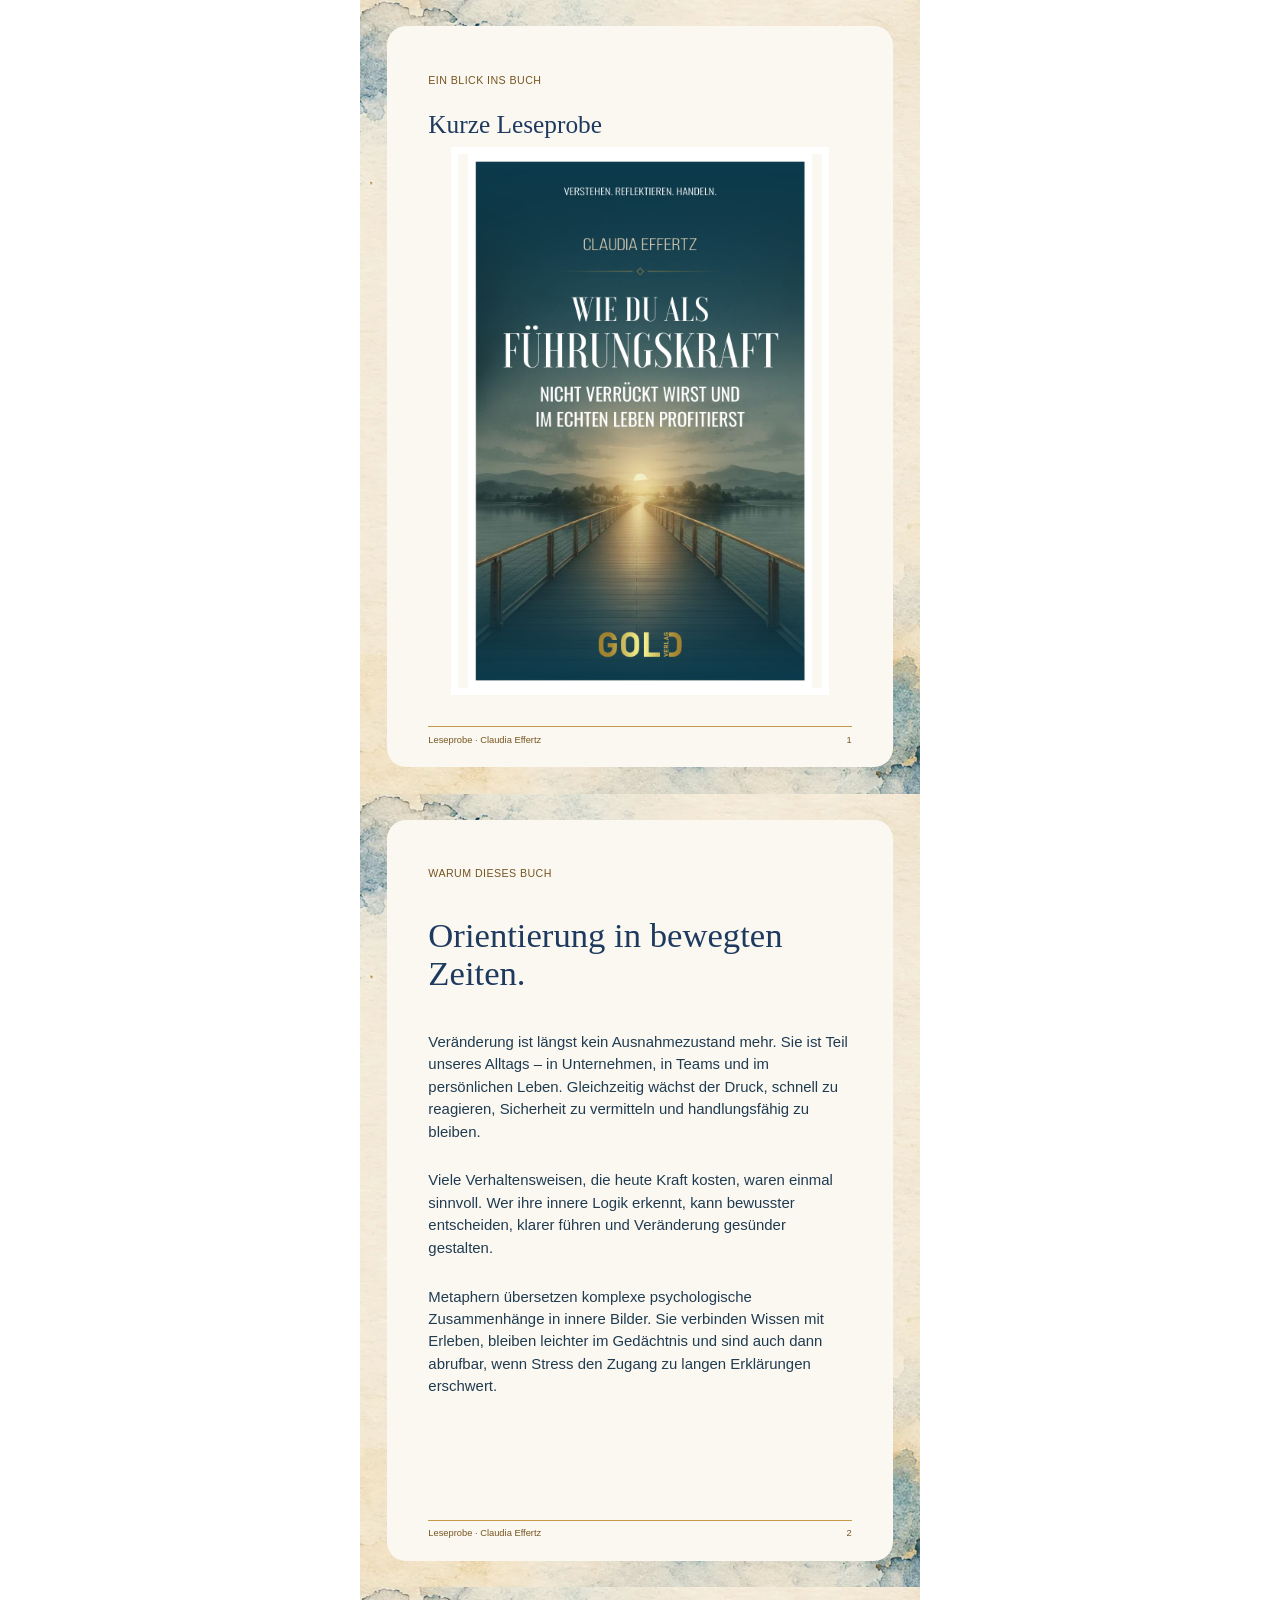
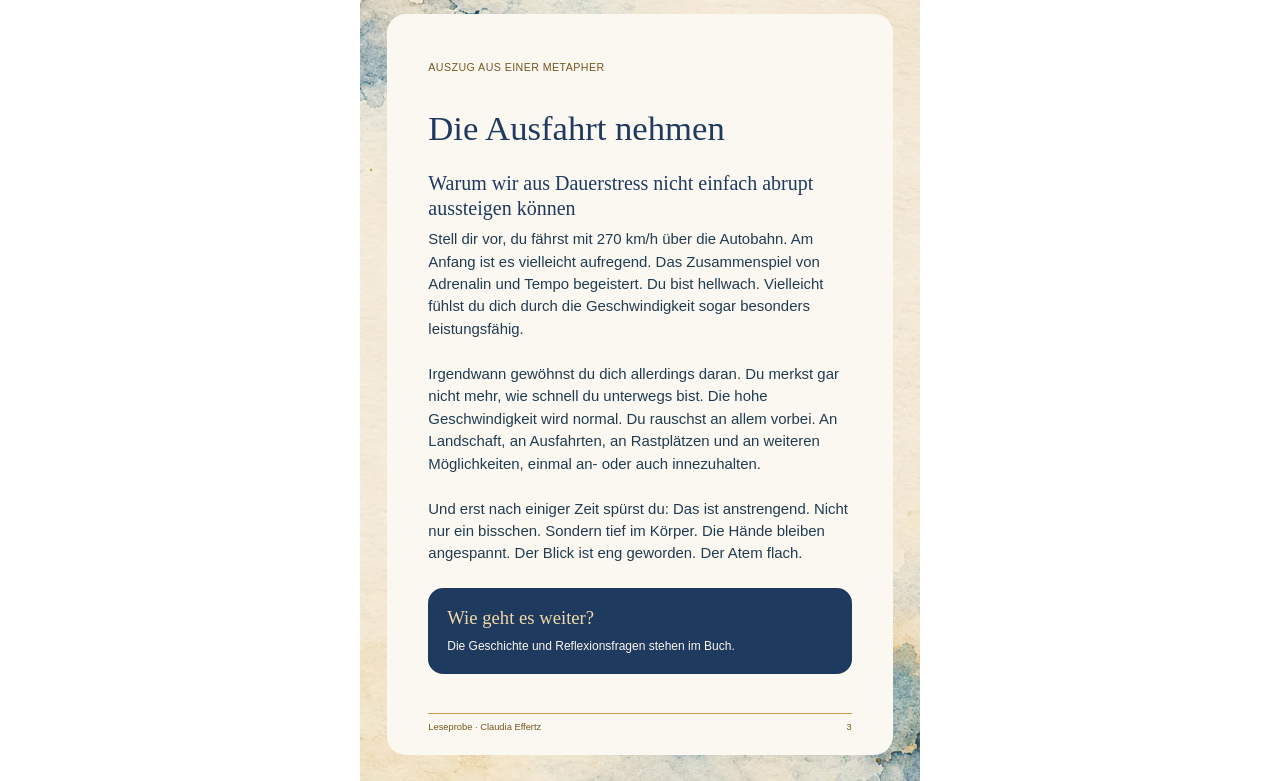
<file: assets/leseprobe-kurz-source.html>
<!doctype html>
<html lang="de">
<head>
  <meta charset="utf-8">
  <meta name="viewport" content="width=device-width, initial-scale=1">
  <meta name="robots" content="noindex, nofollow">
  <title>Kurzer Bucheinblick – Claudia Effertz</title>
  <style>
    @page { size: 148mm 210mm; margin: 0; }
    * { box-sizing: border-box; }
    html, body { margin: 0; padding: 0; }
    body { color: #203c50; font-family: Arial, Helvetica, sans-serif; }
    .page {
      position: relative;
      width: 148mm;
      height: 210mm;
      overflow: hidden;
      break-after: page;
      background: #f4eee1 url('aquarell-pergament.webp') center / cover no-repeat;
    }
    .page:last-child { break-after: auto; }
    .paper {
      position: absolute;
      inset: 7mm;
      padding: 12mm 11mm;
      border-radius: 5mm;
      background: #fbf8f2;
    }
    .eyebrow { margin: 0; color: #76551f; font-size: 8pt; letter-spacing: .04em; text-transform: uppercase; }
    h1, h2, h3 { margin: 0; color: #1e3a5f; font-family: Georgia, 'Times New Roman', serif; font-weight: 400; }
    h1 { margin: 6mm 0 0; font-size: 19pt; }
    h2 { margin: 9mm 0 10mm; font-size: 26pt; line-height: 1.12; }
    h3 { margin: 6mm 0 2mm; font-size: 15pt; line-height: 1.25; }
    p { margin: 0 0 7mm; font-size: 11.2pt; line-height: 1.5; }
    .cover { display: block; width: 100mm; height: 145mm; object-fit: contain; margin: 2mm auto 0; border: 2mm solid #fff; }
    .page--excerpt h2 { margin-bottom: 3mm; }
    .page--excerpt p { margin-bottom: 6mm; }
    .callout { margin-top: 4mm; padding: 5mm; border-radius: 4mm; color: #fbf8f2; background: #1e3a5f; }
    .callout h3 { margin: 0 0 2mm; color: #f0d9a8; font-size: 14pt; }
    .callout p { margin: 0; color: #fbf8f2; font-size: 9pt; }
    .folio {
      position: absolute;
      right: 11mm;
      bottom: 6mm;
      left: 11mm;
      display: flex;
      justify-content: space-between;
      padding-top: 2mm;
      border-top: .3mm solid #c69a4b;
      color: #76551f;
      font-size: 7pt;
    }
    @media screen {
      .page { margin-inline: auto; }
    }
    @media screen and (max-width: 560px) {
      .page { width: 100%; height: auto; min-height: 210mm; overflow: visible; padding: 7mm 0; break-after: auto; }
      .paper { position: relative; inset: auto; width: calc(100% - 14mm); margin: auto; padding-bottom: 15mm; }
      .cover { max-width: 100%; height: auto; }
      .folio { position: static; margin-top: 8mm; }
    }
  </style>
</head>
<body>
  <main>
    <section class="page" aria-labelledby="sample-title">
      <div class="paper">
        <p class="eyebrow">Ein Blick ins Buch</p>
        <h1 id="sample-title">Kurze Leseprobe</h1>
        <img class="cover" src="buchcover.png" alt="Buchcover von Claudia Effertz: Verstehen. Reflektieren. Handeln. Wie Du als Führungskraft nicht verrückt wirst und im echten Leben profitierst. Eine Brücke führt über einen See zum Sonnenaufgang.">
        <div class="folio" aria-hidden="true"><span>Leseprobe · Claudia Effertz</span><span>1</span></div>
      </div>
    </section>
    <section class="page" aria-labelledby="why-title">
      <div class="paper">
        <p class="eyebrow">Warum dieses Buch</p>
        <h2 id="why-title">Orientierung in bewegten Zeiten.</h2>
        <p>Veränderung ist längst kein Ausnahmezustand mehr. Sie ist Teil unseres Alltags – in Unternehmen, in Teams und im persönlichen Leben. Gleichzeitig wächst der Druck, schnell zu reagieren, Sicherheit zu vermitteln und handlungsfähig zu bleiben.</p>
        <p>Viele Verhaltensweisen, die heute Kraft kosten, waren einmal sinnvoll. Wer ihre innere Logik erkennt, kann bewusster entscheiden, klarer führen und Veränderung gesünder gestalten.</p>
        <p>Metaphern übersetzen komplexe psychologische Zusammenhänge in innere Bilder. Sie verbinden Wissen mit Erleben, bleiben leichter im Gedächtnis und sind auch dann abrufbar, wenn Stress den Zugang zu langen Erklärungen erschwert.</p>
        <div class="folio" aria-hidden="true"><span>Leseprobe · Claudia Effertz</span><span>2</span></div>
      </div>
    </section>
    <section class="page page--excerpt" aria-labelledby="exit-title">
      <div class="paper">
        <p class="eyebrow">Auszug aus einer Metapher</p>
        <h2 id="exit-title">Die Ausfahrt nehmen</h2>
        <h3>Warum wir aus Dauerstress nicht einfach abrupt aussteigen können</h3>
        <p>Stell dir vor, du fährst mit 270 km/h über die Autobahn. Am Anfang ist es vielleicht aufregend. Das Zusammenspiel von Adrenalin und Tempo begeistert. Du bist hellwach. Vielleicht fühlst du dich durch die Geschwindigkeit sogar besonders leistungsfähig.</p>
        <p>Irgendwann gewöhnst du dich allerdings daran. Du merkst gar nicht mehr, wie schnell du unterwegs bist. Die hohe Geschwindigkeit wird normal. Du rauschst an allem vorbei. An Landschaft, an Ausfahrten, an Rastplätzen und an weiteren Möglichkeiten, einmal an- oder auch innezuhalten.</p>
        <p>Und erst nach einiger Zeit spürst du: Das ist anstrengend. Nicht nur ein bisschen. Sondern tief im Körper. Die Hände bleiben angespannt. Der Blick ist eng geworden. Der Atem flach.</p>
        <aside class="callout" aria-label="Hinweis zum weiteren Inhalt">
          <h3>Wie geht es weiter?</h3>
          <p>Die Geschichte und Reflexionsfragen stehen im Buch.</p>
        </aside>
        <div class="folio" aria-hidden="true"><span>Leseprobe · Claudia Effertz</span><span>3</span></div>
      </div>
    </section>
  </main>
</body>
</html>
</file>
<file: styles.css>
:root {
  color-scheme: light;
  --bg: #f4eee1;
  --surface: #fbf8f2;
  --surface-alt: #ebe3d5;
  --ink: #17474a;
  --text: #2e4749;
  --muted: #4b6160;
  --accent: #c69a4b;
  --accent-strong: #76551f;
  --secondary: #2e6666;
  --secondary-deep: #1b5054;
  --line: rgb(23 71 74 / 19%);
  --shadow: 0 24px 70px rgb(23 71 74 / 16%);
  --radius: 14px;
  --shell: 1240px;
  --header: 78px;
  --gold-rule: 1px;
  --ease-out: cubic-bezier(.16, 1, .3, 1);
  --serif: "Iowan Old Style", "Baskerville", "Times New Roman", serif;
  --sans: "Avenir Next", "Segoe UI", system-ui, sans-serif;
}

*, *::before, *::after { box-sizing: border-box; }

html { scroll-behavior: smooth; }

::selection { color: var(--surface); background: var(--secondary); }

* { scrollbar-color: var(--accent) var(--bg); }

body {
  margin: 0;
  color: var(--text);
  background: var(--bg);
  font-family: var(--sans);
  font-size: 17px;
  line-height: 1.65;
  text-rendering: optimizeLegibility;
}

body.menu-open { overflow: hidden; }
.site-home { overflow-x: clip; }

img { display: block; max-width: 100%; }
a { color: inherit; text-underline-offset: .22em; }
button, input, select, textarea { font: inherit; }

h1, h2, h3, p, figure, dl, dd { margin: 0; }

h1, h2, h3 {
  color: var(--ink);
  font-family: var(--serif);
  text-wrap: balance;
}

h1 {
  max-width: 12ch;
  font-size: clamp(3.8rem, 6vw, 6.7rem);
  font-weight: 500;
  letter-spacing: -.04em;
  line-height: .98;
}

h1 span { display: block; }

h2 {
  max-width: 14ch;
  font-size: clamp(2.8rem, 4.7vw, 5rem);
  font-weight: 500;
  letter-spacing: -.025em;
  line-height: 1.06;
}

h3 {
  font-size: clamp(1.45rem, 2.2vw, 2rem);
  font-weight: 600;
  line-height: 1.18;
}

.shell { width: min(var(--shell), calc(100% - 48px)); margin-inline: auto; }
.section { padding: clamp(6rem, 10vw, 10rem) 0; scroll-margin-top: calc(var(--header) + 24px); }

.skip-link {
  position: fixed;
  top: 12px;
  left: 12px;
  z-index: 20;
  padding: 10px 14px;
  border-radius: var(--radius);
  color: var(--surface);
  background: var(--ink);
  transform: translateY(-150%);
}

.skip-link:focus { transform: none; }

.site-header {
  --page-progress: 0;
  position: sticky;
  top: 0;
  z-index: 10;
  min-height: var(--header);
  display: flex;
  align-items: center;
  justify-content: space-between;
  gap: 24px;
  padding: 12px max(24px, calc((100vw - var(--shell)) / 2));
  border-bottom: 1px solid var(--line);
  background: color-mix(in srgb, var(--surface) 92%, transparent);
  -webkit-backdrop-filter: blur(14px);
  backdrop-filter: blur(14px);
  transition: background-color .35s ease, box-shadow .35s ease;
}

.site-header.is-scrolled { box-shadow: 0 14px 40px rgb(23 71 74 / 10%); }
.site-header__progress { position: absolute; right: 0; bottom: -1px; left: 0; height: 2px; background: var(--accent); transform: scaleX(var(--page-progress)); transform-origin: left; pointer-events: none; }
.header-actions { display: flex; align-items: center; gap: 8px; }

.brand {
  display: inline-flex;
  align-items: center;
  gap: 12px;
  color: var(--ink);
  font-family: var(--serif);
  font-weight: 700;
  letter-spacing: .035em;
  line-height: 1;
  text-decoration: none;
  white-space: nowrap;
}

.brand strong { color: var(--accent-strong); font-weight: 700; }
.brand__mark { width: 38px; height: 28px; fill: none; stroke: var(--accent); stroke-width: 2; stroke-linecap: round; stroke-linejoin: round; }

.desktop-nav { display: flex; align-items: center; gap: clamp(14px, 1.6vw, 24px); }
.desktop-nav a { position: relative; color: var(--muted); font-size: 14px; font-weight: 650; text-decoration: none; white-space: nowrap; }
.desktop-nav a:hover { color: var(--ink); }
.desktop-nav a:not(.nav-cta)::after { position: absolute; right: 0; bottom: -7px; left: 0; height: var(--gold-rule); background: var(--accent); content: ""; transform: scaleX(0); transform-origin: left; transition: transform .35s var(--ease-out); }
.desktop-nav a:not(.nav-cta):hover::after, .desktop-nav a:not(.nav-cta):focus-visible::after { transform: scaleX(1); }

.desktop-nav .nav-cta {
  padding: 10px 17px;
  border-radius: var(--radius);
  color: var(--surface);
  background: var(--ink);
}

.menu-button {
  display: none;
  min-height: 44px;
  padding: 8px 14px;
  border: 1px solid var(--line);
  border-radius: var(--radius);
  color: var(--ink);
  background: var(--surface);
  font-size: 14px;
  font-weight: 700;
  cursor: pointer;
}

.mobile-nav {
  position: fixed;
  inset: var(--header) 0 auto;
  max-height: calc(100dvh - var(--header));
  overflow-y: auto;
  padding: 20px 24px 32px;
  border-bottom: 1px solid var(--line);
  background: var(--surface);
  box-shadow: var(--shadow);
}

.mobile-nav a { display: block; padding: 14px 0; border-bottom: 1px solid var(--line); color: var(--ink); font-weight: 700; text-decoration: none; }

.hero {
  position: relative;
  isolation: isolate;
  overflow: clip;
  min-height: calc(100dvh - var(--header));
  display: grid;
  align-items: center;
  padding: clamp(3rem, 6vw, 5.5rem) 0;
  background: var(--surface);
}

.hero::before {
  position: absolute;
  inset: 0;
  z-index: -1;
  content: "";
  background:
    linear-gradient(90deg, color-mix(in srgb, var(--surface) 96%, transparent) 0 48%, transparent 70%),
    radial-gradient(circle at 79% 38%, color-mix(in srgb, var(--secondary) 13%, transparent), transparent 32%);
  pointer-events: none;
}

.hero__grid { display: grid; grid-template-columns: minmax(0, .9fr) minmax(440px, 1.1fr); gap: clamp(4rem, 6vw, 6.5rem); align-items: center; }
.hero__copy { display: grid; gap: 1.7rem; }
@media (min-width: 901px) { .hero__copy h1 { font-size: clamp(3.6rem, 5.2vw, 5.4rem); } }
.hero__copy > * { animation: hero-copy-in .85s var(--ease-out) both; }
.hero__copy > :nth-child(2) { animation-delay: .08s; }
.hero__copy > :nth-child(3) { animation-delay: .16s; }
.hero__copy > :nth-child(4) { animation-delay: .24s; }
.hero__lead { max-width: 42ch; color: var(--muted); font-size: clamp(1.08rem, 1.8vw, 1.35rem); line-height: 1.55; }
.hero__values { display: flex; flex-wrap: wrap; gap: 8px 20px; color: var(--accent-strong); font-size: 13px; font-weight: 800; letter-spacing: .08em; text-transform: uppercase; }
.hero__values span + span::before { margin-right: 20px; color: var(--accent); content: "·"; }

/* Reuse the painted paper: broad, feathered washes reveal the original pigment blooms and splashes. */
.hero__stage { position: relative; isolation: isolate; animation: hero-stage-in 1s var(--ease-out) .08s both; }
.hero__stage::before {
  position: absolute;
  inset: -28% -29%;
  z-index: -1;
  content: "";
  background: url('assets/aquarell-pergament.webp') center / 100% 100% no-repeat;
  transform: scaleX(-1);
  opacity: .68;
  mix-blend-mode: multiply;
  -webkit-mask: url('assets/portrait-wash-mask.svg?v=2') center / 100% 100% no-repeat;
  mask: url('assets/portrait-wash-mask.svg?v=2') center / 100% 100% no-repeat;
  pointer-events: none;
}
@media (max-width: 640px) {
  .hero__stage::before { inset: -17% -17%; opacity: .55; }
}
.hero__media { position: relative; height: min(70vh, 660px); min-height: 500px; overflow: hidden; border-radius: var(--radius); box-shadow: var(--shadow); }
.hero__media img { width: 100%; height: 100%; object-fit: cover; object-position: 48% center; transform: scale(1.015); animation: hero-image-settle 1.4s var(--ease-out) .15s both; }
.hero__shade { position: absolute; inset: 38% 0 0; background: linear-gradient(180deg, transparent, rgb(13 52 56 / 72%)); pointer-events: none; }
.hero__connection { position: absolute; inset: auto -1% 2%; width: 102%; height: 38%; overflow: visible; fill: none; stroke-linecap: round; pointer-events: none; -webkit-mask-image: radial-gradient(ellipse 24% 105% at 43% 30%, transparent 0 68%, rgb(0 0 0 / 55%) 78%, #000 90%); mask-image: radial-gradient(ellipse 24% 105% at 43% 30%, transparent 0 68%, rgb(0 0 0 / 55%) 78%, #000 90%); }
.hero__connection path { vector-effect: non-scaling-stroke; transform-box: fill-box; transform-origin: center; will-change: transform, opacity; }
.hero__connection-line { stroke: #dfbd7c; stroke-dasharray: 1; stroke-dashoffset: 1; animation: connection-draw 1.55s var(--ease-out) forwards; }
.hero__connection-line--far { opacity: .28; stroke-width: 1; animation-delay: .22s; }
.hero__connection-line--main { opacity: .7; stroke-width: 1.7; animation-delay: .28s; }
.hero__connection-line--near { opacity: .43; stroke-width: 1.2; animation-delay: .34s; }

.hero__glass {
  position: absolute;
  right: -20px;
  bottom: 30px;
  width: min(300px, 72%);
  display: grid;
  gap: 3px;
  padding: 16px 19px;
  border: 1px solid rgb(223 189 124 / 42%);
  border-radius: var(--radius);
  color: #fbf8f2;
  background: rgb(20 63 69 / 76%);
  box-shadow: 0 18px 45px rgb(3 14 18 / 25%);
  -webkit-backdrop-filter: blur(10px) saturate(115%);
  backdrop-filter: blur(10px) saturate(115%);
}
.hero__glass span { color: #dfbd7c; font-family: var(--serif); font-size: 1.22rem; }
.hero__glass strong { font-size: 12px; letter-spacing: .06em; text-transform: uppercase; }

@keyframes hero-copy-in {
  from { opacity: 0; transform: translate3d(0, 24px, 0); }
  to { opacity: 1; transform: translate3d(0, 0, 0); }
}

@keyframes hero-stage-in {
  from { opacity: 0; transform: translate3d(22px, 0, 0);  }
  to { opacity: 1; transform: translate3d(0, 0, 0);  }
}

@keyframes hero-image-settle {
  from { transform: scale(1.075); }
  to { transform: scale(1.015); }
}

@keyframes connection-draw { to { stroke-dashoffset: 0; } }


.actions { display: flex; flex-wrap: wrap; gap: 12px; }

.button {
  min-height: 50px;
  display: inline-flex;
  align-items: center;
  justify-content: center;
  width: max-content;
  padding: 12px 20px;
  border: 1px solid transparent;
  border-radius: var(--radius);
  font-size: 15px;
  font-weight: 800;
  line-height: 1;
  text-decoration: none;
  white-space: nowrap;
  transition: transform .2s ease, background-color .2s ease, border-color .2s ease;
}

.button:active { transform: translateY(1px) scale(.99); }
.button--primary { color: var(--surface); background: var(--ink); border-color: var(--ink); }
.button--primary:hover { color: var(--surface); background: var(--secondary-deep); border-color: var(--secondary-deep); }
.button--secondary { color: var(--ink); background: transparent; border-color: var(--accent-strong); }
.button--secondary:hover { background: color-mix(in srgb, var(--accent) 14%, transparent); }

.button:focus-visible, a:focus-visible, button:focus-visible {
  outline: 3px solid var(--accent-strong);
  outline-offset: 4px;
}

.section-head { max-width: 720px; display: grid; gap: 18px; margin-bottom: clamp(3rem, 6vw, 5rem); }
.section-head::after { width: clamp(64px, 8vw, 96px); height: 7px; margin-top: 8px; background: linear-gradient(var(--accent), var(--accent)) left center / 100% var(--gold-rule) no-repeat; content: ""; transform-origin: left; }
.reveal-enabled .section-head[data-reveal]::after, .reveal-enabled .offers article[data-reveal]::before { opacity: 0; transform: scaleX(.12); }
.reveal-enabled .section-head[data-reveal].is-visible::after, .reveal-enabled .offers article[data-reveal].is-visible::before { opacity: 1; transform: scaleX(1); transition: opacity .35s var(--ease-out) .28s, transform .9s var(--ease-out) .28s; }
.section-head p { max-width: 58ch; color: var(--muted); font-size: 1.1rem; }

.intro__grid { display: grid; grid-template-columns: minmax(0, .82fr) minmax(0, 1.18fr); gap: clamp(3rem, 8vw, 9rem); }
.prose { display: grid; gap: 20px; color: var(--muted); font-size: clamp(1.08rem, 1.8vw, 1.28rem); }
.shell.connections { width: min(680px, calc(100% - 48px)); margin-top: clamp(3.5rem, 6vw, 5.5rem); padding: 0; display: grid; border-block: 1px solid var(--line); list-style: none; }
.connections li { display: grid; grid-template-columns: minmax(0, 1fr) minmax(56px, .45fr) minmax(0, 1fr); align-items: center; gap: clamp(14px, 2vw, 28px); padding: 16px 0; }
.connections li + li { border-top: 1px solid var(--line); }
.connections span { color: var(--ink); font-family: var(--serif); font-size: clamp(1.28rem, 2vw, 1.8rem); }
.connections span:last-child { text-align: right; }
.connections i { height: var(--gold-rule); background: var(--accent); transform-origin: left; transition: transform 1.65s var(--ease-out) .18s; }
.reveal-enabled .connections [data-reveal] i { transform: scaleX(.08); }
.reveal-enabled .connections [data-reveal].is-visible i { transform: scaleX(1); }
.facts { margin-top: 5rem; display: grid; grid-template-columns: 1.15fr .95fr .95fr 1.15fr; gap: 12px; }
.facts div { min-height: 170px; display: grid; align-content: center; gap: 10px; padding: clamp(24px, 3vw, 36px); border-radius: var(--radius); background: var(--surface); }
.facts div:nth-child(2), .facts div:nth-child(4) { background: var(--surface-alt); }
.facts dt { color: var(--ink); font-family: var(--serif); font-size: clamp(2.4rem, 4vw, 4rem); font-variant-numeric: tabular-nums; line-height: 1; transition: color .25s ease; }
.facts dt.is-counting { color: var(--accent-strong); }
.facts .facts__word { font-size: clamp(2rem, 3.4vw, 3.35rem); }
.facts dd { color: var(--muted); font-size: 14px; }

.credentials__layout { display: grid; grid-template-columns: minmax(0, .85fr) minmax(0, 1.15fr); gap: clamp(3rem, 8vw, 8rem); align-items: start; }
.credentials__intro { display: grid; justify-items: start; gap: 1.25rem; }
.credentials__intro h2 { max-width: 12ch; }
.credentials__intro p { max-width: 42ch; color: var(--muted); font-size: 1.1rem; }
.credentials__image { width: min(100%, 430px); margin-top: 1.5rem; overflow: hidden; aspect-ratio: 4 / 5; border: 1px solid rgb(198 154 75 / 28%); border-radius: var(--radius); box-shadow: var(--shadow); }
.credentials__image img { width: 100%; height: 100%; object-fit: cover; }
.credentials__list { margin: 0; padding: 0; border-top: 1px solid var(--line); list-style: none; }
.credentials__list li { display: grid; grid-template-columns: 2rem minmax(0, 1fr); gap: 1rem; align-items: baseline; padding: 1.15rem 0; border-bottom: 1px solid var(--line); }
.credentials__list li > span { color: var(--accent-strong); font-size: .75rem; font-weight: 800; letter-spacing: .08em; }
.credentials__list p { color: var(--ink); font-family: var(--serif); font-size: clamp(1.25rem, 1.8vw, 1.65rem); line-height: 1.3; }
.credentials__note { max-width: 55ch; margin-top: 1.5rem; color: var(--muted); font-size: .95rem; }

.method { background: var(--surface); }
.method__layout { display: grid; grid-template-columns: minmax(320px, .9fr) minmax(0, 1.1fr); gap: clamp(3rem, 7vw, 7rem); align-items: start; }
.method__media { position: sticky; top: calc(var(--header) + 40px); overflow: hidden; aspect-ratio: 3 / 2; border-radius: var(--radius); box-shadow: var(--shadow); }
.method__media img { width: 100%; height: 100%; object-fit: cover; transition: transform .7s cubic-bezier(.16, 1, .3, 1); }
.method__list { position: relative; margin: 0; padding: 0; display: grid; list-style: none; }
.method__list::before { position: absolute; top: 59px; bottom: 59px; left: 9px; width: var(--gold-rule); background: linear-gradient(180deg, transparent, color-mix(in srgb, var(--accent) 55%, transparent) 8%, color-mix(in srgb, var(--accent) 55%, transparent) 92%, transparent); content: ""; }
@media (min-width: 901px) {
  .method { padding-bottom: 0; }
  .method__list { padding-bottom: clamp(6rem, 10vw, 10rem); }
  .method__list::before { bottom: calc(59px + clamp(6rem, 10vw, 10rem)); }
}
.method__list li { --method-step-delay: 0s; position: relative; min-height: 118px; display: grid; align-content: center; gap: 8px; padding: 24px 0 24px 58px; border-bottom: 1px solid var(--line); }
.method__list li::before { position: absolute; top: 50%; left: 9px; width: 26px; height: var(--gold-rule); background: var(--accent); content: ""; transform: scaleX(1); transform-origin: left; }
.method__list li:nth-child(2) { --method-step-delay: .055s; }
.method__list li:nth-child(3) { --method-step-delay: .11s; }
.method__list li:nth-child(4) { --method-step-delay: .165s; }
.method__list li:nth-child(5) { --method-step-delay: .22s; }
.method__list li:nth-child(6) { --method-step-delay: .275s; }
.reveal-enabled .method__list li::before { opacity: 0; transform: scaleX(.08); }
.reveal-enabled .method__list li.is-visible::before { opacity: 1; transform: scaleX(1); transition: opacity .35s var(--ease-out) calc(var(--method-step-delay) + .18s), transform 1.35s var(--ease-out) calc(var(--method-step-delay) + .18s); }
.method__list strong { color: var(--ink); font-family: var(--serif); font-size: clamp(1.6rem, 2.6vw, 2.4rem); }
.method__list span { max-width: 34ch; color: var(--muted); }

.offers__grid { display: grid; grid-template-columns: repeat(12, minmax(0, 1fr)); gap: 12px; }
.offers article { min-height: 230px; grid-column: span 7; display: grid; align-content: start; gap: 14px; padding: clamp(30px, 4vw, 46px); border: 1px solid var(--line); border-radius: var(--radius); background: var(--bg); transition: transform .35s var(--ease-out), border-color .35s ease, background-color .35s ease, box-shadow .35s ease; }
.offers article:nth-child(2), .offers article:nth-child(3), .offers article:nth-child(6) { grid-column: span 5; }
.offers article:nth-child(4) { grid-column: span 7; }
.offers article:nth-child(5) { grid-column: span 7; }
.offers article::before { width: 44px; height: 7px; margin-bottom: 10px; background: linear-gradient(var(--accent), var(--accent)) left center / 100% var(--gold-rule) no-repeat; content: ""; transform-origin: left; }
.offers article:first-child { color: #fbf8f2; border-color: transparent; background: var(--secondary-deep); box-shadow: var(--shadow); }
.offers article:first-child h3 { color: var(--accent); }
.offers article:first-child p { color: #dce7e8; }
.offers article:nth-child(3), .offers article:nth-child(6) { background: var(--surface-alt); }
.offers article p { max-width: 46ch; color: var(--muted); }

.references__grid { display: grid; grid-template-columns: repeat(3, minmax(0, 1fr)); gap: clamp(1.5rem, 4vw, 4rem); }
.references__group { min-width: 0; padding-top: 1.1rem; border-top: var(--gold-rule) solid var(--accent); }
.references__group h3 { min-height: 2.5rem; margin-bottom: 1rem; color: var(--accent-strong); font-family: var(--sans); font-size: .75rem; font-weight: 800; letter-spacing: .12em; line-height: 1.4; text-transform: uppercase; }
.references__group ul { margin: 0; padding: 0; list-style: none; }
.references__group li { padding: .75rem 0; border-bottom: 1px solid var(--line); color: var(--ink); font-family: var(--serif); font-size: clamp(1.25rem, 1.75vw, 1.6rem); line-height: 1.27; }
.references__note { max-width: 70ch; margin-top: 2rem; color: var(--muted); font-size: .82rem; }

.voices { color: #fbf8f2; background: var(--secondary-deep); }
.voices h2 { color: #f0d9a8; }
.voices__grid { display: grid; grid-template-columns: repeat(3, 1fr); border-block: 1px solid rgb(251 248 242 / 24%); }
.voices article { min-height: 250px; display: grid; align-content: center; padding: clamp(28px, 4vw, 48px); }
.voices article + article { border-left: 1px solid rgb(251 248 242 / 24%); }
.voices article p { margin: 0; color: #fbf8f2; font-family: var(--serif); font-size: clamp(1.55rem, 2.6vw, 2.35rem); line-height: 1.22; }

.book { background: var(--surface); }
.book__grid { display: grid; grid-template-columns: minmax(320px, .78fr) minmax(0, 1.22fr); gap: clamp(4rem, 8vw, 8rem); align-items: center; }
.book__media { width: min(100%, 480px); overflow: hidden; border-radius: var(--radius); box-shadow: var(--shadow); }
.book__media picture { display: block; aspect-ratio: .8; }
.book__media img { width: 100%; height: 100%; object-fit: cover; }
.book__copy { display: grid; gap: 22px; }
.book__copy > p { max-width: 55ch; color: var(--muted); font-size: 1.12rem; }
.book__facts { display: grid; grid-template-columns: repeat(3, 1fr); margin: 12px 0; border-block: 1px solid var(--line); }
.book__facts div { padding: 24px 16px 24px 0; }
.book__facts dt { color: var(--ink); font-family: var(--serif); font-size: 2.5rem; font-variant-numeric: tabular-nums; line-height: 1; transition: color .25s ease; }
.book__facts dt.is-counting { color: var(--accent-strong); }
.book__facts dd { margin-top: 7px; color: var(--muted); font-size: 13px; line-height: 1.4; }
.text-link { width: max-content; color: var(--ink); font-weight: 800; }

.testimonials {
  padding: clamp(4rem, 7vw, 7rem) 0;
  background-color: #f4eee1;
  background-image: linear-gradient(105deg, rgb(244 238 225 / 79%), rgb(251 248 242 / 88%)), url('assets/aquarell-pergament.webp');
  background-position: center;
  background-size: cover;
}
.testimonials__intro { display: grid; gap: .55rem; margin-bottom: clamp(1.5rem, 3vw, 2.5rem); }
.testimonials__intro h2 { max-width: 16ch; }
.testimonials__grid { display: grid; grid-template-columns: repeat(2, minmax(0, 1fr)); gap: clamp(12px, 2vw, 24px); }
.testimonials__featured, .testimonials__compact { min-width: 0; display: grid; gap: 1rem; border-radius: var(--radius); }
.testimonials__featured {
  align-content: space-between;
  padding: clamp(1.7rem, 3.5vw, 3.2rem);
  color: #fbf8f2;
  background-color: #18474b;
  background-image: linear-gradient(105deg, rgb(16 58 66 / 80%), rgb(31 76 78 / 69%)), url('assets/aquarell-nacht.webp');
  background-position: center;
  background-size: cover;
  box-shadow: 0 20px 50px rgb(16 58 66 / 16%);
}
.testimonials__featured--markus {
  background-color: #24565a;
  background-image: linear-gradient(105deg, rgb(31 76 78 / 77%), rgb(27 80 84 / 76%)), url('assets/aquarell-nacht.webp');
}
.testimonials__rating { display: flex; flex-wrap: wrap; align-items: center; gap: .5rem 1rem; color: #e5c17d; font-size: .78rem; font-weight: 800; letter-spacing: .06em; line-height: 1.2; }
.testimonials__stars { font-size: 1.45rem; letter-spacing: .13em; line-height: 1; white-space: nowrap; }
.testimonials__label { font-size: .72rem; font-weight: 800; letter-spacing: .12em; line-height: 1.4; text-transform: uppercase; }
.testimonials__featured .testimonials__label, .testimonials__source { color: #e5c17d; }
.testimonials__featured blockquote, .testimonials__compact blockquote { margin: 0; }
.testimonials__featured blockquote { max-width: 29ch; font-family: var(--serif); font-size: clamp(1.4rem, 2vw, 2rem); line-height: 1.28; }
.testimonials__featured blockquote p + p { margin-top: 1.15rem; }
.testimonials__source { padding-top: .85rem; border-top: 1px solid rgb(251 248 242 / 25%); font-size: .83rem; font-weight: 700; }
.testimonials__compact-grid { display: grid; grid-template-columns: repeat(3, minmax(0, 1fr)); gap: 12px; margin-top: clamp(12px, 2vw, 24px); }
.testimonials__compact {
  align-content: start;
  gap: .75rem;
  padding: clamp(1.35rem, 2.2vw, 2rem);
  border: 1px solid var(--line);
  color: var(--ink);
  background-color: #fbf8f2;
  background-image: linear-gradient(110deg, rgb(251 248 242 / 84%), rgb(251 248 242 / 90%)), url('assets/aquarell-pergament.webp');
  background-position: center;
  background-size: cover;
}
.testimonials__compact .testimonials__rating { color: var(--accent-strong); }
.testimonials__compact .testimonials__label { color: var(--accent-strong); }
.testimonials__compact blockquote { font-family: var(--serif); font-size: clamp(1.15rem, 1.5vw, 1.45rem); line-height: 1.27; }
.testimonials__compact .testimonials__source { color: var(--muted); border-top-color: var(--line); }
.training__grid { display: grid; grid-template-columns: 1.15fr .85fr; gap: 24px; }
.training article { padding: clamp(30px, 5vw, 54px); border: 1px solid var(--line); border-radius: var(--radius); background: var(--surface); }
.training article:nth-child(2) { background: var(--surface-alt); }
.training__meta { margin: 12px 0 24px; color: var(--accent-strong); font-size: 13px; font-weight: 800; letter-spacing: .06em; text-transform: uppercase; }
.training ol, .training ul { margin: 0 0 28px; padding-left: 22px; color: var(--muted); }
.training li + li { margin-top: 12px; }

.podcast { background: var(--surface); }
.podcast__grid { display: grid; grid-template-columns: minmax(0, .78fr) minmax(420px, 1.22fr); gap: clamp(4rem, 8vw, 8rem); align-items: center; }
.podcast__copy { display: grid; gap: 22px; }
.podcast__copy > p:not(.platforms) { max-width: 55ch; color: var(--muted); font-size: 1.12rem; }
.podcast__visual { display: grid; gap: 22px; }
.podcast__media { overflow: hidden; aspect-ratio: 4 / 3; border-radius: var(--radius); box-shadow: var(--shadow); }
.podcast__media img { width: 100%; height: 100%; object-fit: cover; transition: transform .7s cubic-bezier(.16, 1, .3, 1); }
.podcast__statement { max-width: 31ch; margin: 0; }
.podcast__statement p { color: var(--ink); font-family: var(--serif); font-size: clamp(1.55rem, 2.4vw, 2.25rem); line-height: 1.18; }
.platforms { display: flex; flex-wrap: wrap; gap: 8px; }
.platforms span { padding: 8px 12px; border: 1px solid var(--line); border-radius: var(--radius); color: var(--ink); background: var(--bg); font-size: 13px; font-weight: 800; }

.ecosystem__grid { display: grid; grid-template-columns: 1.2fr .8fr; gap: 16px; }
.ecosystem__grid a { min-height: 200px; display: grid; align-content: start; gap: 14px; padding: clamp(28px, 4vw, 44px); border: 1px solid var(--line); border-radius: var(--radius); color: inherit; background: var(--surface); text-decoration: none; transition: transform .2s ease, border-color .2s ease; }
.ecosystem__grid a:hover { transform: translateY(-3px); border-color: var(--accent); }
.ecosystem__grid a:nth-child(2), .ecosystem__grid a:nth-child(3) { background: var(--surface-alt); }
.ecosystem__grid strong { color: var(--ink); font-family: var(--serif); font-size: clamp(1.35rem, 2.2vw, 1.75rem); overflow-wrap: anywhere; }
.ecosystem__grid span { max-width: 44ch; color: var(--muted); }

.engagement { background: var(--surface); }
.engagement__grid { display: grid; grid-template-columns: minmax(340px, .86fr) minmax(0, 1.14fr); gap: clamp(4rem, 8vw, 8rem); align-items: center; }
.engagement__signal { min-height: 480px; display: grid; align-content: center; gap: 8px; padding: clamp(30px, 5vw, 58px); border-radius: var(--radius); color: #fbf8f2; background: var(--secondary-deep); box-shadow: var(--shadow); }
.engagement__signal { position: relative; overflow: hidden; align-content: start; background-image: none; }
.engagement__signal::before { position: absolute; inset: 0; z-index: 1; background: linear-gradient(180deg, rgb(4 25 34 / 30%) 0%, rgb(4 25 34 / 10%) 48%, transparent 75%); content: ""; pointer-events: none; }
.engagement__art { position: absolute; inset: 0; width: 100%; height: 100%; object-fit: cover; }
.engagement__signal span { position: relative; z-index: 2; text-shadow: 0 2px 16px rgb(0 0 0 / 38%); }
.engagement__signal span { font-family: var(--serif); font-size: clamp(2.4rem, 3.4vw, 3.35rem); line-height: 1; }
.engagement__signal span:nth-of-type(2) { padding-left: 12%; color: var(--accent); }
.engagement__signal span:nth-of-type(3) { padding-left: 24%; }
.engagement__copy { display: grid; gap: 20px; }
.engagement__copy > p { color: var(--muted); }
.engagement__links { display: grid; gap: 12px; }
.engagement__links a { display: grid; gap: 5px; padding: 16px 18px; border: 1px solid var(--line); border-radius: var(--radius); color: var(--ink); background: var(--surface-alt); text-decoration: none; }
.engagement__links a:hover, .engagement__links a:focus-visible { border-color: var(--accent); }
.engagement__links strong { font-family: var(--serif); font-size: 1.25rem; }
.engagement__links span { color: var(--muted); font-size: .94rem; line-height: 1.5; }
.note { padding: 18px; border-radius: var(--radius); background: var(--surface-alt); font-size: 14px; }

.values { overflow: clip; background: radial-gradient(circle at 78% 34%, color-mix(in srgb, var(--accent) 8%, transparent), transparent 32%); }
.values__intro { max-width: 76ch; margin: 0 0 clamp(2.5rem, 5vw, 4rem); }
.values__intro h3 { margin-bottom: 1rem; color: var(--ink); font-family: var(--serif); font-size: clamp(1.8rem, 3vw, 2.5rem); }
.values__intro p { color: var(--muted); line-height: 1.65; }
.values__intro p + p { margin-top: 1rem; }
.values__visuals { position: relative; min-height: clamp(500px, 52vw, 680px); display: grid; grid-template-columns: minmax(0, 1.5fr) minmax(260px, .72fr); grid-template-rows: repeat(2, minmax(0, 1fr)); gap: 12px; margin-bottom: clamp(3rem, 6vw, 5rem); }
.values__image { position: relative; overflow: hidden; margin: 0; border-radius: var(--radius); box-shadow: var(--shadow); }
.values__image--main { grid-row: 1 / -1; }
.values__image img { width: 100%; height: 100%; object-fit: cover; transition: transform 1.1s var(--ease-out); }
.values__glass { position: absolute; bottom: 24px; left: 24px; z-index: 3; width: min(290px, calc(100% - 48px)); display: grid; gap: 3px; padding: 15px 18px; border: 1px solid rgb(223 189 124 / 38%); border-radius: var(--radius); color: #fbf8f2; background: rgb(20 63 69 / 76%); box-shadow: 0 18px 45px rgb(3 14 18 / 22%); -webkit-backdrop-filter: blur(8px) saturate(112%); backdrop-filter: blur(8px) saturate(112%); }
.values__glass span { color: var(--accent); font-family: var(--serif); font-size: 1.3rem; }
.values__glass strong { font-size: 12px; letter-spacing: .055em; text-transform: uppercase; }
.values__line { position: absolute; left: 61%; z-index: 4; width: 13%; height: var(--gold-rule); background: var(--accent); opacity: .78; transform: scaleX(1); transform-origin: left; pointer-events: none; }
.values__line--one { top: 28%; }
.values__line--two { top: 72%; }
.reveal-enabled .values__visuals[data-reveal] .values__line { opacity: 0; transform: scaleX(.06); }
.reveal-enabled .values__visuals[data-reveal].is-visible .values__line { opacity: .78; transform: scaleX(1); transition: opacity .4s var(--ease-out) .42s, transform 1s var(--ease-out) .42s; }
.reveal-enabled .values__visuals[data-reveal].is-visible .values__line--two { transition-delay: .56s; }
.values__grid { display: grid; grid-template-columns: 1.15fr .85fr; column-gap: clamp(28px, 5vw, 64px); }
.values article { min-height: 190px; display: grid; align-content: end; gap: 14px; padding: 34px 0 40px; border-bottom: 1px solid var(--line); }
.values article:nth-child(even) { padding-left: 0; }
.values article h3 { color: var(--accent-strong); font-family: var(--sans); font-size: 12px; font-weight: 800; letter-spacing: .095em; text-transform: uppercase; }
.values article p { max-width: 31ch; color: var(--ink); font-family: var(--serif); font-size: clamp(1.45rem, 2.3vw, 2.1rem); line-height: 1.25; }
.values article:last-child { min-height: 240px; grid-column: 1 / -1; grid-template-columns: minmax(170px, .34fr) minmax(0, 1fr); align-items: end; margin-top: clamp(20px, 3vw, 34px); padding: clamp(34px, 5vw, 58px); border: 0; border-radius: var(--radius); color: #fbf8f2; background: var(--secondary-deep); box-shadow: var(--shadow); }
.values article:last-child h3 { color: var(--accent); }
.values article:last-child p { max-width: 27ch; justify-self: end; color: #fbf8f2; font-size: clamp(1.9rem, 3.3vw, 3.2rem); line-height: 1.12; }
.values article:last-child small { display: block; margin-top: 1rem; font-family: var(--sans); font-size: clamp(.95rem, 1.4vw, 1.15rem); font-weight: 400; line-height: 1.5; }

.contact { background: var(--surface); }
.contact__grid { display: grid; grid-template-columns: minmax(0, .95fr) minmax(360px, .65fr); gap: clamp(4rem, 9vw, 9rem); align-items: center; }
.contact__grid > div { display: grid; gap: 20px; }
.contact__grid > div > p { max-width: 52ch; color: var(--muted); font-size: 1.12rem; }
.contact__card { display: grid; gap: 8px; padding: clamp(30px, 5vw, 48px); border-radius: var(--radius); color: var(--muted); background: var(--bg); box-shadow: var(--shadow); font-style: normal; }
.contact__card strong { color: var(--ink); font-family: var(--serif); font-size: 2rem; }
.contact__card .button { margin-top: 18px; }

.site-footer { padding: 48px 0; border-top: 1px solid var(--line); background: var(--bg); }
.site-footer__grid { display: grid; grid-template-columns: minmax(260px, 1.2fr) auto auto; gap: clamp(32px, 6vw, 80px); align-items: start; }
.site-footer__intro, .site-footer__meta { display: grid; gap: 14px; }
.site-footer p { color: var(--muted); font-size: 14px; }
.site-footer__meta p { white-space: nowrap; }
.footer-nav { display: grid; gap: 9px; }
.footer-nav a, .footer-nav button { width: fit-content; padding: 0; border: 0; color: var(--muted); background: transparent; font-size: 15px; font-weight: 600; text-align: left; text-decoration-thickness: 1px; cursor: pointer; }
.footer-nav a:hover, .footer-nav a[aria-current="page"], .footer-nav button:hover { color: var(--ink); }
.social-link { width: fit-content; display: inline-flex; align-items: center; gap: 9px; min-height: 44px; padding: 9px 14px; border: 1px solid var(--line); border-radius: 999px; color: var(--ink); background: color-mix(in srgb, var(--surface) 78%, transparent); font-size: 14px; font-weight: 700; line-height: 1; text-decoration: none; transition: transform .25s var(--ease-out), border-color .25s ease, background-color .25s ease; }
.social-link svg { width: 20px; height: 20px; fill: none; stroke: currentColor; stroke-width: 1.9; stroke-linecap: round; stroke-linejoin: round; }

.legal-page { min-width: 0; min-height: 100vh; overflow-x: clip; }
.legal-header__back { width: auto; min-height: 44px; padding: 10px 18px; }
.legal-main { padding: clamp(4.5rem, 8vw, 8rem) 0; }
.legal-layout { display: grid; grid-template-columns: minmax(260px, .7fr) minmax(0, 1.25fr); gap: clamp(4rem, 10vw, 10rem); align-items: start; }
.legal-layout > *, .legal-content section { min-width: 0; }
.legal-title { position: sticky; top: calc(var(--header) + 48px); display: grid; gap: 18px; }
.legal-title h1 { max-width: none; font-size: clamp(3.4rem, 6vw, 6rem); }
.legal-title > p:last-child { max-width: 34ch; color: var(--muted); }
.legal-content { display: grid; gap: 0; padding: clamp(28px, 5vw, 56px); border: 1px solid var(--line); border-radius: var(--radius); background: var(--surface); box-shadow: 0 20px 60px rgb(23 71 74 / 8%); }
.legal-content section { padding: 30px 0; border-bottom: 1px solid var(--line); }
.legal-content section:first-child { padding-top: 0; }
.legal-content h2 { max-width: none; margin-bottom: 12px; font-size: clamp(1.55rem, 2.3vw, 2rem); }
.legal-content p + p { margin-top: 12px; }
.legal-content address { color: var(--text); font-style: normal; }
.legal-content a { overflow-wrap: anywhere; }
.legal-content code { padding: 2px 5px; border-radius: 4px; color: var(--ink); background: var(--bg); font-size: .9em; }
.legal-form-copy { display: grid; gap: 18px; margin-top: 20px; padding: 24px; border: 1px solid var(--line); border-radius: var(--radius); background: var(--bg); }
.legal-updated { padding-top: 26px; color: var(--muted); font-size: 14px; }
.site-footer--legal { padding: 32px 0; }
.legal-footer { display: flex; align-items: center; justify-content: space-between; gap: 24px; }
.legal-footer .footer-nav { display: flex; flex-wrap: wrap; gap: 10px 24px; }

.consent-banner {
  position: fixed;
  right: 20px;
  bottom: 20px;
  left: 20px;
  z-index: 30;
  width: min(980px, calc(100% - 40px));
  display: grid;
  grid-template-columns: minmax(0, 1fr) auto;
  gap: 28px;
  align-items: center;
  margin-inline: auto;
  padding: 22px;
  border: 1px solid color-mix(in srgb, var(--accent) 55%, var(--line));
  border-radius: var(--radius);
  color: var(--text);
  background: var(--surface);
  box-shadow: 0 24px 80px rgb(3 14 18 / 70%);
}
.consent-banner[hidden] { display: none; }
.consent-banner__copy { display: grid; gap: 7px; }
.consent-banner__copy strong { color: var(--ink); font-family: var(--serif); font-size: 1.35rem; }
.consent-banner__copy p { color: var(--muted); font-size: 14px; line-height: 1.55; overflow-wrap: anywhere; }
.consent-banner__actions { display: flex; gap: 10px; }
.consent-banner .button { min-height: 44px; flex: 1; padding: 10px 16px; white-space: nowrap; }

.reveal-enabled [data-reveal] { opacity: 0; transform: translate3d(0, 26px, 0); }
.reveal-enabled figure[data-reveal] { transform: translate3d(0, 22px, 0) scale(.975); }
.reveal-enabled [data-reveal].is-visible { opacity: 1; transform: translate3d(0, 0, 0) scale(1); transition: opacity .95s cubic-bezier(.23, 1, .32, 1), transform .95s cubic-bezier(.23, 1, .32, 1); }
.facts [data-reveal]:nth-child(2), .method__list [data-reveal]:nth-child(2), .offers__grid [data-reveal]:nth-child(2) { transition-delay: .055s; }
.facts [data-reveal]:nth-child(3), .method__list [data-reveal]:nth-child(3), .offers__grid [data-reveal]:nth-child(3) { transition-delay: .11s; }
.facts [data-reveal]:nth-child(4), .method__list [data-reveal]:nth-child(4), .offers__grid [data-reveal]:nth-child(4) { transition-delay: .165s; }
.method__list [data-reveal]:nth-child(5), .offers__grid [data-reveal]:nth-child(5) { transition-delay: .22s; }
.method__list [data-reveal]:nth-child(6), .offers__grid [data-reveal]:nth-child(6) { transition-delay: .275s; }

@media (hover: hover) {
  .method__media:hover img, .podcast__media:hover img, .values__image:hover img { transform: scale(1.025); }
  .offers article:hover { z-index: 1; border-color: color-mix(in srgb, var(--accent) 72%, var(--line)); background: var(--surface); box-shadow: 0 20px 55px rgb(23 71 74 / 12%); transform: translateY(-4px); }
  .offers article:first-child:hover { border-color: var(--accent); background: var(--secondary-deep); }
  .button:hover { transform: translateY(-2px); }
  .social-link:hover { transform: translateY(-2px); border-color: var(--accent); background: var(--surface); }
}

@media (min-width: 1181px) {
  .site-header > .brand, .site-header > .desktop-nav { transition: transform .35s var(--ease-out); }
  .site-header.is-scrolled { background: color-mix(in srgb, var(--surface) 96%, transparent); }
  .site-header.is-scrolled > .brand, .site-header.is-scrolled > .desktop-nav { transform: scale(.97); }
  .site-header.is-scrolled > .brand { transform-origin: left center; }
  .site-header.is-scrolled > .desktop-nav { transform-origin: right center; }
}

@media (min-width: 901px) and (prefers-reduced-motion: no-preference) {
  @supports (animation-timeline: view()) {
    .book__media, .podcast__media, .values__image--detail { animation: media-drift linear both; animation-timeline: view(); animation-range: entry 10% exit 90%; }
  }
}

@keyframes media-drift {
  from { translate: 0 10px; }
  to { translate: 0 -10px; }
}

@media (max-width: 1180px) {
  .desktop-nav { display: none; }
  .menu-button { display: inline-flex; align-items: center; }
}

@media (max-width: 900px) {
  :root { --header: 72px; }
  .site-header { background: var(--surface); -webkit-backdrop-filter: none; backdrop-filter: none; }
  .shell { width: min(760px, calc(100% - 36px)); }
  .section { padding: 4.75rem 0; }
  .hero { min-height: auto; padding: 4rem 0 5rem; }
  .hero__grid, .intro__grid, .credentials__layout, .method__layout, .book__grid, .podcast__grid, .engagement__grid, .contact__grid { grid-template-columns: 1fr; }
  .hero__grid { gap: 3rem; }
  .hero__stage { width: min(100%, 680px); margin-inline: auto; }
  .hero__media { height: 520px; min-height: 0; }
  .hero__glass { right: 18px; }
  .facts { grid-template-columns: repeat(2, 1fr); }
  .method__media { position: static; }
  .training__grid, .ecosystem__grid, .values__grid { grid-template-columns: 1fr; }
  .references__grid { grid-template-columns: 1fr; gap: 2rem; }
  .references__group h3 { min-height: 0; }
  .values__visuals { min-height: 0; grid-template-columns: repeat(2, minmax(0, 1fr)); grid-template-rows: auto auto; }
  .values__image--main { grid-row: auto; grid-column: 1 / -1; aspect-ratio: 3 / 2; }
  .values__image--detail { aspect-ratio: 4 / 3; }
  .values__line { display: none; }
  .voices__grid { grid-template-columns: 1fr; }
  .voices article { min-height: 180px; }
  .voices article + article { border-top: 1px solid rgb(251 248 242 / 24%); border-left: 0; }
  .values article:nth-child(even) { padding-left: 0; }
  .values article:last-child { grid-column: auto; grid-template-columns: 1fr; align-items: end; gap: 18px; }
  .book__media, .podcast__visual, .engagement__signal { width: min(100%, 560px); margin-inline: auto; }
  .testimonials__grid { grid-template-columns: 1fr; }
  .testimonials__compact-grid { grid-template-columns: 1fr; }
  .site-footer__grid { grid-template-columns: 1fr 1fr; }
  .site-footer__meta { grid-column: 1 / -1; grid-template-columns: auto 1fr; align-items: center; }
  .legal-layout { grid-template-columns: 1fr; gap: 3rem; }
  .legal-title { position: static; }
  .consent-banner { grid-template-columns: 1fr; gap: 18px; }
}

@media (max-width: 640px) {
  body { font-size: 16px; }
  .section { padding: 4.25rem 0; }
  .site-header { padding-inline: 14px; }
  .header-actions { gap: 6px; }
  .brand { gap: 8px; font-size: 15px; }
  .brand__mark { width: 32px; }
  .shell { width: min(calc(100% - 28px), 560px); }
  h1 { max-width: none; font-size: clamp(2.6rem, 11vw, 3.45rem); line-height: 1.01; }
  h2 { font-size: clamp(2.45rem, 11vw, 3.5rem); }
  .hero { padding: 3.4rem 0 4.2rem; }
  .hero__grid { gap: 2.4rem; }
  .hero__copy { gap: 1.35rem; }
  .hero__media { height: clamp(390px, 116vw, 520px); }
  .hero__media img { object-position: 44% center; }
  .hero__connection { inset: auto 0 3%; width: 100%; height: 29%; overflow: hidden; -webkit-mask-image: radial-gradient(ellipse 31% 110% at 39% 28%, transparent 0 68%, rgb(0 0 0 / 55%) 79%, #000 91%); mask-image: radial-gradient(ellipse 31% 110% at 39% 28%, transparent 0 68%, rgb(0 0 0 / 55%) 79%, #000 91%); }
  .hero__glass { position: static; width: 100%; margin-top: 10px; padding: 13px 15px; background: #17464a; -webkit-backdrop-filter: none; backdrop-filter: none; }
  .hero__values { gap: 5px 12px; font-size: 11px; }
  .hero__values span + span::before { margin-right: 12px; }
  .actions { display: grid; }
  .button { width: 100%; }
  .shell.connections { width: min(calc(100% - 28px), 560px); }
  .connections li { grid-template-columns: minmax(0, 1fr) 20px minmax(0, 1fr); gap: 8px; padding: 14px 0; }
  .connections span { font-size: clamp(1rem, 4.6vw, 1.2rem); }
  .connections span:first-child { text-align: right; }
  .connections span:last-child { text-align: left; }
  .facts { grid-template-columns: repeat(2, minmax(0, 1fr)); gap: 10px; margin-top: 3.5rem; }
  .facts div, .facts div:nth-child(2) { min-height: 145px; padding: 18px; }
  .facts dt { font-size: clamp(2.25rem, 11vw, 3rem); }
  .facts .facts__word { font-size: clamp(1.85rem, 8.4vw, 2.35rem); }
  .facts dd { font-size: 13px; line-height: 1.4; }
  .method__list li { grid-template-columns: 1fr; gap: 7px; }
  .values__visuals { gap: 8px; }
  .values__glass { bottom: 14px; left: 14px; width: min(230px, calc(100% - 28px)); padding: 12px 14px; background: #17464a; -webkit-backdrop-filter: none; backdrop-filter: none; }
  .values__glass span { font-size: 1.1rem; }
  .values__glass strong { font-size: 10px; }
  .values article { min-height: 0; gap: 10px; padding: 26px 0 30px; }
  .values article p { font-size: clamp(1.4rem, 6.6vw, 1.8rem); }
  .values article:last-child { min-height: 210px; margin-top: 18px; padding: 28px 24px; }
  .values article:last-child p { justify-self: start; font-size: clamp(1.85rem, 7.2vw, 2.5rem); }
  .offers__grid { grid-template-columns: minmax(0, 1fr); gap: 10px; }
  .offers article, .offers article:nth-child(n) { min-width: 0; min-height: auto; grid-column: auto; padding: 30px 24px; }
  .offers article h3 { overflow-wrap: anywhere; }
  .offers article:hover { transform: none; }
  .book__media picture { aspect-ratio: 900 / 674; }
  .book__facts { grid-template-columns: 1fr; }
  .book__facts div + div { border-top: 1px solid var(--line); }
  .testimonials { padding: 3.5rem 0; }
  .testimonials__featured { padding: 1.5rem; }
  .testimonials__compact { padding: 1.2rem 1.35rem; }
  .contact__card .button { width: 100%; }
  .site-footer__grid { grid-template-columns: 1fr; gap: 28px; }
  .site-footer__meta { grid-column: auto; grid-template-columns: 1fr; }
  .legal-header__back { width: auto; padding-inline: 14px; }
  .legal-main { padding: 3rem 0 3.5rem; }
  .legal-layout { gap: 2.5rem; }
  .legal-title h1 { font-size: clamp(2.35rem, 10.5vw, 3.1rem); line-height: 1.04; overflow-wrap: anywhere; hyphens: auto; text-wrap: wrap; }
  .legal-content { padding: 20px 16px; }
  .legal-content section { padding: 24px 0; }
  .legal-content h2 { font-size: clamp(1.3rem, 6vw, 1.55rem); line-height: 1.2; overflow-wrap: anywhere; hyphens: auto; text-wrap: wrap; }
  .legal-content p, .legal-content address { font-size: .95rem; line-height: 1.6; overflow-wrap: anywhere; hyphens: auto; }
  .legal-footer { align-items: flex-start; flex-direction: column; }
  .consent-banner { right: 12px; bottom: 12px; left: 12px; width: calc(100% - 24px); padding: 18px; }
  .consent-banner__actions { display: grid; }
  .consent-banner .button { width: 100%; }
}

@media (max-width: 380px) {
  .legal-header .brand span { display: none; }
}

@media (prefers-reduced-motion: reduce) {
  html { scroll-behavior: auto; }
  *, *::before, *::after { animation-duration: .01ms !important; animation-iteration-count: 1 !important; transition-duration: .01ms !important; }
  .reveal-enabled [data-reveal] { opacity: 1; transform: none; }
  .hero__connection-line { stroke-dashoffset: 0; }
}

@media (prefers-reduced-transparency: reduce) {
  .site-header, .hero__glass, .values__glass { -webkit-backdrop-filter: none; backdrop-filter: none; }
  .site-header { background: var(--surface); }
  .hero__glass, .values__glass { background: #17464a; }
}

.mobile-nav { top: var(--header); max-height: calc(100dvh - var(--header)); }
.section-kicker { display: block; color: var(--accent-strong); font-size: .75rem; font-weight: 800; letter-spacing: .16em; text-transform: uppercase; }
.keynote-section { background: #103940; }
.keynote-layout { display: grid; grid-template-columns: minmax(0, .9fr) minmax(0, 1.1fr); gap: clamp(2.5rem, 5vw, 5rem); align-items: center; }
.keynote-intro { display: grid; align-content: center; justify-items: start; gap: 1.5rem; }
.keynote-intro h2 { max-width: 12ch; font-size: clamp(3.25rem, 5.1vw, 5.4rem); }
.keynote-intro p { color: var(--muted); max-width: 49ch; }
.keynote-feature { min-width: 0; }
.keynote-feature__screen { position: relative; overflow: hidden; aspect-ratio: 16 / 9; border-radius: var(--radius); box-shadow: 0 28px 60px rgb(0 0 0 / 23%); background: #103940; }
.keynote-feature video { display: block; width: 100%; height: 100%; object-fit: cover; }
.keynote-feature__eyebrow { position: absolute; top: 1.15rem; left: 1.15rem; padding: .48rem .72rem; border: 1px solid rgb(229 193 125 / 65%); border-radius: 4px; color: #fbf8f2; background: rgb(16 58 66 / 88%); font-size: .7rem; font-weight: 800; letter-spacing: .12em; text-transform: uppercase; pointer-events: none; }
.keynote-feature.is-playing .keynote-feature__eyebrow { opacity: 0; }
.keynote-feature__play { position: absolute; bottom: 1.5rem; left: 1.5rem; display: grid; place-items: center; width: 82px; height: 82px; padding: 0; border: 1px solid #e5c17d; border-radius: 50%; color: #fbf8f2; background: rgb(16 58 66 / 90%); box-shadow: 0 10px 28px rgb(0 0 0 / 30%); cursor: pointer; transition: background .2s ease, transform .2s ease; }
.keynote-feature__play:hover { background: #17474a; transform: scale(1.07); }
.keynote-feature__play:focus-visible { outline: 3px solid #e5c17d; outline-offset: 5px; }
.keynote-feature__play[hidden] { display: none; }
.keynote-feature__play svg { width: 30px; height: 30px; margin-left: 4px; fill: currentColor; }
.keynote-feature figcaption { display: flex; justify-content: space-between; gap: 1rem; padding-top: 1rem; color: #f4eee4; font-size: .9rem; }
.keynote-feature figcaption strong { font-weight: 700; }
.keynote-feature figcaption span { color: #e5c17d; white-space: nowrap; }
.keynote-topics { grid-column: 1 / -1; display: grid; grid-template-columns: repeat(5, minmax(0, 1fr)); margin-top: clamp(1rem, 3vw, 2rem); border-top: 1px solid rgb(229 193 125 / 55%); }
.keynote-topics article { min-width: 0; padding: 1.6rem clamp(1rem, 1.7vw, 1.6rem) .25rem; border-right: 1px solid var(--line); }
.keynote-topics article:first-child { padding-left: 0; }
.keynote-topics article:last-child { padding-right: 0; border-right: 0; }
.keynote-topics article::before { content: ''; display: block; width: 2rem; height: 2px; margin-bottom: 1.15rem; background: #e5c17d; }
.keynote-topics h3 { font-family: var(--serif); font-size: clamp(1.22rem, 1.7vw, 1.6rem); line-height: 1.16; }
.keynote-topics p { margin-top: .7rem; color: var(--muted); font-size: .94rem; line-height: 1.55; }
.book__media--real { background: #103b43; width: min(100%, 450px); }
.book__media--real img { display: block; width: 100%; height: auto; object-fit: contain; }
.book__title { color: var(--ink) !important; font-family: var(--serif); font-size: clamp(1.4rem, 2.5vw, 2rem) !important; line-height: 1.25; }
.book__status, .podcast__status { color: var(--accent-strong) !important; font-size: .9rem !important; font-weight: 700; }
.training article > p { color: var(--muted); margin: 1rem 0 2rem; }
.page-head { padding: clamp(5rem, 9vw, 9rem) 0 clamp(3rem, 6vw, 6rem); background: var(--surface); }
.page-head__grid { display: grid; grid-template-columns: minmax(0, 1.2fr) minmax(240px, .65fr); gap: clamp(3rem, 7vw, 8rem); align-items: center; }
.page-head h1 { max-width: 16ch; margin: 1rem 0; }
.page-head p { max-width: 55ch; color: var(--muted); font-size: 1.15rem; }
.page-head__cover img { display: block; width: 100%; max-width: 340px; margin-inline: auto; box-shadow: var(--shadow); }
.editorial-grid { display: grid; grid-template-columns: minmax(0, .5fr) minmax(0, 1fr); gap: clamp(2rem, 6vw, 7rem); }
.editorial-grid > div > p { color: var(--muted); max-width: 60ch; }
.editorial-grid > div > p + p { margin-top: 1rem; }
.topic-list { display: grid; grid-template-columns: repeat(3, 1fr); gap: 1.5rem; margin-top: 2rem; }
.topic-list article { padding: 2rem; background: var(--surface-alt); border: 1px solid var(--line); border-radius: var(--radius); }
.topic-list h3 { margin: .6rem 0; font-family: var(--serif); }
.topic-list p { color: var(--muted); }
.edition-list { display: grid; grid-template-columns: repeat(2, minmax(0, 1fr)); gap: 1.5rem; }
.edition-list__intro, .edition-list__closing { grid-column: 1 / -1; }
.edition-list__intro h3 { font-family: var(--serif); font-size: clamp(1.5rem, 2.4vw, 2.1rem); line-height: 1.2; }
.edition-list__intro p, .edition-list__closing { margin-top: .6rem; color: var(--muted); }
.edition-list article { padding: 1.5rem 0; border-bottom: 1px solid var(--line); }
.edition-list h3 { font-family: var(--serif); }
.edition-list p { color: var(--muted); margin-top: .4rem; }
.page-cta { background: var(--surface-alt); }
.page-cta .shell { display: grid; gap: 1.2rem; justify-items: start; }
.page-cta p { max-width: 60ch; color: var(--muted); }
@media (max-width: 800px) { .keynote-layout, .page-head__grid, .editorial-grid { grid-template-columns: 1fr; } .topic-list { grid-template-columns: 1fr; } .edition-list { grid-template-columns: 1fr; } .page-head__cover { max-width: 340px; } }
/* Keep long editorial copy inside its grid tracks at narrow and tablet widths. */
.offers article { min-width: 0; grid-template-columns: minmax(0, 1fr); }
.offers article h3, .offers article p { min-width: 0; overflow-wrap: anywhere; }
.text-link, .desktop-nav a { display: inline-flex; align-items: center; min-height: 24px; }
.text-link { max-width: 100%; overflow-wrap: anywhere; }
.contact__grid > div, .contact__card { min-width: 0; grid-template-columns: minmax(0, 1fr); }
.contact__grid > div > *, .contact__card > * { min-width: 0; overflow-wrap: anywhere; }
.keynote-layout > *, .keynote-topics article > *, .page-head__grid > * { min-width: 0; }
.keynote-intro, .book-hero__copy { grid-template-columns: minmax(0, 1fr); }
.keynote-topics h3, .keynote-topics p, .page-head__grid h1, .page-head__grid p { overflow-wrap: anywhere; }
.page-head__grid { grid-template-columns: minmax(0, 1.2fr) minmax(240px, .65fr); }
@media (max-width: 800px) { .page-head__grid { grid-template-columns: minmax(0, 1fr); } }
@media (max-width: 640px) {
  .training article { min-width: 0; overflow-wrap: anywhere; }
  .actions { width: 100%; min-width: 0; grid-template-columns: minmax(0, 1fr); }
  .actions .button { min-width: 0; white-space: normal; overflow-wrap: anywhere; text-align: center; }
}

.hero, .intro, .credentials, .method, .offers, .references, .voices, .book, .training, .podcast,
.ecosystem, .values, .contact, .page-head,
.book-page .section:not(.page-cta), .podcast-page .section {
  background-color: var(--bg);
  background-image: linear-gradient(110deg, rgb(244 238 225 / 80%), rgb(251 248 242 / 82%)), url('assets/aquarell-pergament.webp');
  background-position: center;
  background-size: cover;
}
.hero {
  background-image: linear-gradient(90deg, rgb(251 248 242 / 91%) 0 49%, rgb(244 238 225 / 60%) 100%), url('assets/aquarell-pergament.webp');
  background-position: center;
}
.intro, .credentials, .offers, .podcast, .values, .book-page .section:not(.page-cta) {
  background-color: var(--surface);
  background-image: linear-gradient(100deg, rgb(251 248 242 / 76%), rgb(251 248 242 / 86%)), url('assets/aquarell-pergament.webp');
  background-position: right center;
}
.method, .training, .contact { background-position: left center; }
.voices {
  color: var(--text);
  background-image: linear-gradient(100deg, rgb(244 238 225 / 77%), rgb(251 248 242 / 82%)), url('assets/aquarell-pergament.webp');
}
.voices h2, .voices article p { color: var(--ink); }
.voices__grid { border-color: var(--line); }
.voices article + article { border-left-color: var(--line); }
.offers article { background: var(--surface); }
.contact__card { background: var(--surface); }
.book {
  background-image: linear-gradient(90deg, rgb(251 248 242 / 56%), rgb(251 248 242 / 83%) 56%, rgb(251 248 242 / 91%)), url('assets/aquarell-pergament.webp');
}
.book__media--real { background: #103b43; box-shadow: 0 24px 60px rgb(16 58 66 / 24%); }
.values {
  background-image: radial-gradient(circle at 78% 34%, rgb(198 154 75 / 10%), transparent 32%),
    linear-gradient(110deg, rgb(244 238 225 / 80%), rgb(251 248 242 / 86%)),
    url('assets/aquarell-pergament.webp');
}
.page-head {
  background-image: linear-gradient(90deg, rgb(251 248 242 / 89%), rgb(244 238 225 / 64%)), url('assets/aquarell-pergament.webp');
}
.book-page .page-head { background-position: 30% center; }

/* Buchseite: Text und Cover beginnen auf einer Linie statt mittig am hohen Cover. */
.book-page .book-hero { padding: clamp(3rem, 5vw, 5rem) 0; }
.book-page .book-hero .page-head__grid {
  grid-template-columns: minmax(0, 1.15fr) minmax(260px, .72fr);
  gap: clamp(2.5rem, 6vw, 6rem);
  align-items: start;
}
.book-hero__copy { display: grid; justify-items: start; gap: .9rem; padding-top: clamp(.25rem, 1.5vw, 1.25rem); }
.book-page .book-hero h1 { max-width: 12ch; margin: .2rem 0; font-size: clamp(3.25rem, 5vw, 5.5rem); }
.book-page .book-hero .book__title { margin: 0; }
.book-page .book-hero .actions { margin-top: .4rem; }
.book-page .book-hero .page-head__cover { width: min(100%, 340px); justify-self: center; }
.book-page .book-hero .page-head__cover img { width: 100%; height: auto; max-width: none; max-height: 540px; object-fit: contain; }

.book-sample { padding-block: clamp(2.8rem, 5vw, 4.5rem); }
.book-sample__copy { display: grid; justify-items: start; gap: 1.2rem; }
.book-sample__copy p { max-width: 52ch; color: var(--muted); }

.keynote-section, .engagement, .site-footer, .book-page .page-cta {
  --bg: #103a42;
  --surface: #18474b;
  --surface-alt: #24565a;
  --ink: #f0d9a8;
  --text: #f4eee4;
  --muted: #d5dedc;
  --accent-strong: #e5c17d;
  --line: rgb(251 248 242 / 24%);
  color: var(--text);
  background-color: var(--bg);
  background-image: linear-gradient(90deg, rgb(16 58 66 / 91%), rgb(31 76 78 / 78%)), url('assets/aquarell-nacht.webp');
  background-position: center;
  background-size: cover;
}
.keynote-section { background-position: right center; }
.engagement { background-position: left bottom; }
.site-footer { background-image: linear-gradient(90deg, rgb(16 58 66 / 94%), rgb(31 76 78 / 87%)), url('assets/aquarell-nacht.webp'); }
.book-page .page-cta { background-position: right bottom; }

@media (max-width: 900px) {
  .voices article + article { border-left: 0; border-top: 1px solid var(--line); }
}
@media (max-width: 800px) {
  .book-page .book-hero .page-head__grid { grid-template-columns: 1fr; gap: 2.5rem; }
  .book-hero__copy { padding-top: 0; }
  .book-page .book-hero .page-head__cover { width: min(100%, 300px); }
}
@media (max-width: 640px) {
  .hero, .intro, .offers, .podcast, .page-head { background-position: 70% center; }
  .book, .book-page .page-head { background-position: 30% center; }
  .book-page .book-hero h1 { font-size: clamp(2.7rem, 10vw, 3.5rem); }
}

/* Preview controls and content panels use the same paper and ink washes. */
.button--primary,
.desktop-nav .nav-cta {
  color: #fbf8f2;
  border: 1px solid rgb(198 154 75 / 62%);
  background-color: #18474b;
  background-image: linear-gradient(105deg, rgb(16 58 66 / 78%), rgb(31 76 78 / 71%)), url('assets/aquarell-nacht.webp');
  background-position: center, right top;
  background-size: cover, 520px auto;
  box-shadow: 0 8px 22px rgb(16 58 66 / 18%);
  transition: transform .2s ease, border-color .2s ease, box-shadow .2s ease;
}
.button--primary:hover,
.desktop-nav .nav-cta:hover {
  color: #fbf8f2;
  border-color: #c69a4b;
  box-shadow: 0 12px 28px rgb(16 58 66 / 25%);
}
.button--secondary,
.menu-button,
.social-link,
.platforms span {
  color: #17474a;
  border-color: rgb(118 85 31 / 65%);
  background-color: #fbf8f2;
  background-image: linear-gradient(100deg, rgb(251 248 242 / 79%), rgb(251 248 242 / 91%)), url('assets/aquarell-pergament.webp');
  background-position: center, left top;
  background-size: cover, 500px auto;
}
.button--secondary:hover,
.menu-button:hover,
.menu-button[aria-expanded="true"],
.social-link:hover {
  color: #17474a;
  border-color: #76551f;
  box-shadow: 0 8px 20px rgb(23 71 74 / 12%);
}
.keynote-section .button--primary,
.book-page .page-cta .button--primary {
  color: #17474a;
  border-color: #c69a4b;
  background-color: #fbf8f2;
  background-image: linear-gradient(100deg, rgb(251 248 242 / 82%), rgb(251 248 242 / 92%)), url('assets/aquarell-pergament.webp');
  background-position: center, left top;
  background-size: cover, 520px auto;
}
.keynote-section .button--primary:hover,
.book-page .page-cta .button--primary:hover { color: #17474a; border-color: #e5c17d; }

.offers article:not(:first-child),
.ecosystem__grid a,
.topic-list article,
.contact__card,
.note,
.consent-banner {
  background-image: linear-gradient(110deg, rgb(251 248 242 / 86%), rgb(251 248 242 / 82%)), url('assets/aquarell-pergament.webp');
  background-position: center;
  background-size: cover;
}
.offers article:first-child,
.engagement__signal,
.values article:last-child {
  background-image: linear-gradient(105deg, rgb(16 58 66 / 78%), rgb(31 76 78 / 69%)), url('assets/aquarell-nacht.webp');
  background-position: center;
  background-size: cover;
}
.offers article:not(:first-child):hover { background-color: #fbf8f2; }
.contact__card { border: 1px solid var(--line); }
.note { border: 1px solid var(--line); }
.engagement .note { color: #2e4749; }
.mobile-nav { background-image: linear-gradient(rgb(251 248 242 / 90%), rgb(251 248 242 / 90%)), url('assets/aquarell-pergament.webp'); background-size: cover; }

/* The home preview's independent watercolor panels meet on one soft paper wash. */
.site-home main > section,
.site-home .site-footer { position: relative; isolation: isolate; }
.site-home main > section + section::before,
.site-home main > section:not(:last-child)::after,
.site-home .site-footer::before {
  position: absolute;
  right: 0;
  left: 0;
  z-index: 1;
  height: clamp(48px, 6vw, 90px);
  pointer-events: none;
  content: "";
}
.site-home main > section + section::before,
.site-home .site-footer::before {
  top: 0;
  background: linear-gradient(#f4eee1, rgb(244 238 225 / 0));
}
.site-home main > section:not(:last-child)::after {
  bottom: 0;
  background: linear-gradient(rgb(244 238 225 / 0), #f4eee1);
}
.site-home main > section > .shell,
.site-home .site-footer > .shell { position: relative; z-index: 2; }
.site-home .site-footer { border-top: 0; }
.site-home .site-footer::before { height: 48px; }

/* Keep dark paper panels clean at their light edges. The cream fades above
   and below them mixed the two colors into a wide grey stripe. */
.site-home main > section.references::after,
.site-home main > section.keynote-section::before,
.site-home main > section.keynote-section::after,
.site-home main > section.keynote-section + section::before,
.site-home main > section.ecosystem::after,
.site-home main > section.engagement::before,
.site-home main > section.engagement::after,
.site-home main > section.engagement + section::before,
.site-home .site-footer::before { content: none; }

@media (max-width: 640px) {
  .site-home main > section + section::before,
  .site-home main > section:not(:last-child)::after,
  .site-home .site-footer::before { height: 24px; }
  .site-home .ecosystem { padding-bottom: 2.25rem; }
  .site-home .engagement { padding-top: 2.25rem; }
  .site-home .engagement__signal { min-height: 320px; }
}

input:not([type="checkbox"]):not([type="radio"]),
textarea,
select {
  border: 1px solid rgb(118 85 31 / 52%);
  border-radius: var(--radius);
  min-height: 48px;
  padding: .7rem .9rem;
  color: #17474a;
  background-color: #fbf8f2;
  background-image: linear-gradient(rgb(251 248 242 / 89%), rgb(251 248 242 / 89%)), url('assets/aquarell-pergament.webp');
  background-size: cover;
}
textarea { min-height: 120px; resize: vertical; }
input::placeholder, textarea::placeholder { color: #4b6160; opacity: 1; }
input:not([type="checkbox"]):not([type="radio"]):focus-visible,
textarea:focus-visible,
select:focus-visible { outline: 3px solid #76551f; outline-offset: 3px; }

/* Subpages share one uninterrupted paper field instead of restarting the
   watercolor photograph at every section boundary. */
.book-page main,
.podcast-page main,
.legal-page .legal-main {
  background: radial-gradient(circle at 4% 8%, rgb(198 154 75 / 8%), transparent 28%),
    radial-gradient(circle at 96% 62%, rgb(23 71 74 / 7%), transparent 34%),
    linear-gradient(110deg, #fbf8f2, #f4eee1 54%, #fbf8f2);
}
.book-page main > section.page-head,
.book-page main > section.section:not(.page-cta),
.podcast-page main > section.page-head,
.podcast-page main > section.section { background: transparent; }
.book-page .page-cta,
.book-page .site-footer,
.podcast-page .site-footer,
.legal-page .site-footer { border-top: var(--gold-rule) solid rgb(198 154 75 / 70%); }

.book-metaphors__image {
  overflow: hidden;
  aspect-ratio: 16 / 9;
  margin: 0 0 clamp(2rem, 4vw, 3rem);
  border: 1px solid rgb(198 154 75 / 28%);
  border-radius: var(--radius);
  box-shadow: var(--shadow);
}
.book-metaphors__image img,
.book-edition__image img { width: 100%; height: 100%; object-fit: cover; }
.book-edition__image {
  overflow: hidden;
  aspect-ratio: 4 / 3;
  margin-top: clamp(1.5rem, 3vw, 2.5rem);
  border: 1px solid rgb(198 154 75 / 28%);
  border-radius: var(--radius);
  box-shadow: var(--shadow);
}
.book-edition__image figcaption { position: absolute; right: 12px; bottom: 12px; padding: 5px 9px; border-radius: 6px; color: #fbf8f2; background: rgb(14 55 60 / 85%); font-size: .75rem; }
.book-edition__image { position: relative; }
.book-edition__image--visual { aspect-ratio: 16 / 9; }
.book-edition__image--visual img { width: 100%; height: 100%; object-fit: cover; }

.legal-title .eyebrow {
  color: var(--accent-strong);
  font-size: .75rem;
  font-weight: 800;
  letter-spacing: .16em;
  text-transform: uppercase;
}
.legal-title::after { width: 82px; height: var(--gold-rule); background: var(--accent); content: ""; }
.legal-content {
  background: linear-gradient(115deg, rgb(251 248 242 / 96%), rgb(251 248 242 / 93%)),
    url('assets/aquarell-pergament.webp') center / cover;
}

.podcast-page .podcast-hero { padding-block: clamp(4rem, 7vw, 6.5rem) clamp(2.5rem, 4vw, 4rem); }
.podcast-page .podcast-hero .page-head__grid { grid-template-columns: minmax(0, 1.12fr) minmax(0, .88fr); gap: clamp(3rem, 6vw, 6rem); }
.podcast-hero__copy { display: grid; justify-items: start; gap: 1rem; }
.podcast-hero__copy h1 { max-width: 100%; margin: 0; font-size: clamp(3.4rem, 5.9vw, 5.8rem); }
.podcast-hero__copy .book__title { margin: 0; }
.podcast-hero__copy .podcast__status { margin-top: .2rem; }
.podcast-hero__media { width: 100%; border: 1px solid rgb(198 154 75 / 30%); }
.podcast-page .podcast-feature { padding-block: clamp(2.5rem, 4vw, 4rem) clamp(4rem, 7vw, 7rem); }
.podcast-feature__grid { display: grid; grid-template-columns: minmax(0, .72fr) minmax(0, 1.28fr); gap: clamp(2.5rem, 6vw, 6rem); align-items: center; }
.podcast-feature__copy h2 { max-width: 12ch; margin: .6rem 0 1rem; font-size: clamp(2.8rem, 4.2vw, 4.4rem); }
.podcast-feature__copy p { max-width: 40ch; color: var(--muted); }
.podcast-player { position: relative; min-width: 0; overflow: hidden; padding: clamp(2rem, 4vw, 3rem); border-radius: var(--radius); color: #f4eee4; background: linear-gradient(115deg, rgb(16 58 66 / 94%), rgb(30 76 78 / 86%)), url('assets/aquarell-nacht.webp') center / cover; box-shadow: 0 24px 55px rgb(16 58 66 / 20%); }
.podcast-player__overline { color: #e5c17d; font-size: .75rem; font-weight: 800; letter-spacing: .14em; text-transform: uppercase; }
.podcast-player h3 { margin-top: .65rem; color: #fbf8f2; font-family: var(--serif); font-size: clamp(2.25rem, 3.3vw, 3.5rem); font-weight: 500; }
.podcast-player audio { display: block; width: 100%; margin-top: 2rem; }
.podcast-player audio:not([controls]) { display: none; }
.podcast-player__controls { display: flex; align-items: center; gap: clamp(.65rem, 2vw, 1.25rem); margin-top: 2.1rem; }
.podcast-player__controls[hidden] { display: none; }
.podcast-player__toggle, .podcast-player__mute { flex: none; display: grid; place-items: center; padding: 0; color: #fbf8f2; cursor: pointer; }
.podcast-player__toggle { width: 60px; height: 60px; border: 1px solid #e5c17d; border-radius: 50%; background: #c69a4b; color: #103a42; }
.podcast-player__toggle:hover { background: #e5c17d; }
.podcast-player__mute { width: 44px; height: 44px; border: 1px solid rgb(251 248 242 / 38%); border-radius: 50%; background: transparent; }
.podcast-player__mute:hover, .podcast-player__mute[aria-pressed="true"] { border-color: #e5c17d; color: #e5c17d; }
.podcast-player__toggle:focus-visible, .podcast-player__mute:focus-visible, .podcast-player__timeline input:focus-visible { outline: 3px solid #e5c17d; outline-offset: 4px; }
.podcast-player__toggle svg { width: 25px; height: 25px; fill: currentColor; }
.podcast-player__icon-pause, .podcast-player.is-playing .podcast-player__icon-play { display: none; }
.podcast-player.is-playing .podcast-player__icon-pause { display: block; }
.podcast-player__mute svg { width: 20px; height: 20px; fill: none; stroke: currentColor; stroke-width: 1.8; stroke-linecap: round; stroke-linejoin: round; }
.podcast-player__mute-slash { display: none; }
.podcast-player__mute[aria-pressed="true"] .podcast-player__mute-slash { display: block; }
.podcast-player__timeline { flex: 1; min-width: 0; }
.podcast-player input[type="range"] { display: block; width: 100%; height: 44px; min-height: 0; margin: 0; padding: 0; border: 0; appearance: none; background: linear-gradient(to right, #e5c17d 0 var(--audio-progress, 0%), rgb(251 248 242 / 32%) var(--audio-progress, 0%) 100%) center / 100% 6px no-repeat; cursor: pointer; }
.podcast-player input[type="range"]:disabled { cursor: default; opacity: .6; }
.podcast-player input[type="range"]::-webkit-slider-thumb { width: 16px; height: 16px; border: 3px solid #103a42; border-radius: 50%; appearance: none; background: #e5c17d; box-shadow: 0 0 0 1px #e5c17d; }
.podcast-player input[type="range"]::-moz-range-thumb { width: 11px; height: 11px; border: 2px solid #103a42; border-radius: 50%; background: #e5c17d; box-shadow: 0 0 0 1px #e5c17d; }
.podcast-player__times { display: flex; justify-content: space-between; color: #d5dedc; font-size: .8rem; font-variant-numeric: tabular-nums; }
.podcast-page .podcast-themes { padding-top: clamp(3rem, 5vw, 5rem); border-top: 1px solid rgb(198 154 75 / 22%); }

@media (max-width: 1050px) {
  .keynote-topics { grid-template-columns: repeat(2, minmax(0, 1fr)); }
  .keynote-topics article { padding: 1.5rem 1.25rem 1.5rem 0; border-right: 0; border-bottom: 1px solid var(--line); }
  .keynote-topics article:nth-child(even) { padding-left: 1.25rem; }
  .keynote-topics article:last-child { border-bottom: 0; }
}
@media (max-width: 800px) {
  .keynote-layout, .podcast-feature__grid, .podcast-page .podcast-hero .page-head__grid { grid-template-columns: minmax(0, 1fr); }
  .keynote-layout { gap: 2.5rem; }
  .keynote-topics { margin-top: 0; }
  .podcast-page .podcast-hero { padding-top: 3.5rem; }
  .podcast-hero__media { max-width: 620px; }
}
@media (max-width: 600px) {
  .keynote-intro h2 { font-size: clamp(2.85rem, 11vw, 4rem); }
  .keynote-feature figcaption { display: grid; gap: .1rem; }
  .keynote-topics { grid-template-columns: minmax(0, 1fr); }
  .keynote-topics article, .keynote-topics article:nth-child(even) { padding: 1.35rem 0; }
  .podcast-hero__copy h1 { font-size: clamp(3.2rem, 11vw, 4.2rem); }
  .podcast-feature__copy h2 { font-size: clamp(2.6rem, 10vw, 3.5rem); }
  .podcast-player { padding: 1.6rem 1.35rem; }
  .podcast-player h3 { font-size: 2.3rem; }
  .podcast-player__controls { gap: .7rem; }
  .podcast-player__toggle { width: 54px; height: 54px; }
}
</file>
<file: preview-scroll/bridge-scroll.css>
.preview-ribbon {
  display: flex;
  justify-content: space-between;
  gap: 1rem;
  padding: .45rem max(24px, calc((100vw - var(--shell)) / 2));
  color: #fbf8f2;
  background: #17474a;
  font-size: .78rem;
  font-weight: 700;
  letter-spacing: .02em;
}

.preview-ribbon a { color: inherit; text-underline-offset: .18em; }

.site-home main > .bridge-journey {
  --journey-height: 100vh;
  --journey-height: 100dvh;
  padding: 0;
  background: #17474a;
}

.site-home main > .bridge-journey::before,
.site-home main > .bridge-journey::after { content: none; }

.site-home main > .bridge-journey.is-scroll-enabled {
  height: calc(var(--journey-height) + 175vh);
  height: calc(var(--journey-height) + 175dvh);
  padding: 0;
}

.site-home main > .bridge-journey.is-static-fallback {
  height: auto;
  padding: 0;
}

.is-static-fallback .bridge-journey__stage { position: relative; top: auto; }

.bridge-journey__stage {
  position: relative;
  width: 100%;
  height: var(--journey-height);
  overflow: hidden;
  background: #17474a;
}

.is-scroll-enabled .bridge-journey__stage {
  position: sticky;
  top: 0;
}

.bridge-journey__poster,
.bridge-journey__poster img,
.bridge-journey__video,
.bridge-journey__shade {
  position: absolute;
  inset: 0;
  width: 100%;
  height: 100%;
}

.bridge-journey__poster img,
.bridge-journey__video { object-fit: cover; object-position: center; }
.bridge-journey__video { opacity: 0; transition: opacity .55s ease; }
.bridge-journey.is-video-ready .bridge-journey__video { opacity: 1; }

.bridge-journey__shade {
  background:
    linear-gradient(180deg, rgb(244 238 225 / 24%), transparent 15%, transparent 55%, rgb(10 47 52 / 76%) 100%),
    linear-gradient(90deg, rgb(10 47 52 / 22%), transparent 70%);
  pointer-events: none;
}

.bridge-journey__copy {
  position: absolute !important;
  inset: auto 0 clamp(44px, 7vh, 88px);
  inset: auto 0 clamp(44px, 7dvh, 88px);
  z-index: 2;
  display: grid;
  justify-items: start;
  color: #fbf8f2;
  text-shadow: 0 2px 18px rgb(8 37 42 / 65%);
  pointer-events: none;
}

.bridge-journey__copy p {
  max-width: 16ch;
  color: inherit;
  font-family: var(--serif);
  font-size: clamp(2.1rem, 4.5vw, 4.5rem);
  line-height: 1.08;
  text-wrap: balance;
}

.bridge-journey__copy p::after {
  display: block;
  width: clamp(110px, 12vw, 170px);
  height: 2px;
  margin-top: 1.25rem;
  background: #e6c583;
  content: "";
}

@media (max-width: 700px) {
  .preview-ribbon { align-items: center; font-size: .69rem; line-height: 1.25; }
  .preview-ribbon span { max-width: 13ch; }
  .preview-ribbon a { max-width: 17ch; text-align: right; }

  .bridge-journey__copy { bottom: max(48px, calc(env(safe-area-inset-bottom) + 24px)); width: calc(100% - 48px); }
  .bridge-journey__copy p { max-width: 14ch; font-size: clamp(2rem, 8vw, 3.15rem); }
  .bridge-journey__shade {
    background: linear-gradient(180deg, rgb(244 238 225 / 15%), transparent 16%, transparent 48%, rgb(9 41 47 / 82%) 100%);
  }
}

@media (prefers-reduced-motion: reduce) {
  .site-home main > .bridge-journey.is-scroll-enabled { height: auto; padding: 0; }
  .bridge-journey__stage,
  .is-scroll-enabled .bridge-journey__stage { position: relative; top: auto; }
  .bridge-journey__video { display: none; }
}
</file>
<file: brueckenreise/bridge.css>
:root { --journey-header: 72px; --journey-strip: 30px; }

.journey-page { overflow-x: clip; background: #f4eee1; }
.journey-header {
  position: sticky;
  top: var(--journey-strip);
  z-index: 20;
  min-height: var(--journey-header);
  display: flex;
  align-items: center;
  justify-content: space-between;
  gap: 2rem;
  padding: 12px max(24px, calc((100vw - 1240px) / 2));
  border-bottom: 1px solid rgb(23 71 74 / 16%);
  background: rgb(251 248 242 / 95%);
  -webkit-backdrop-filter: blur(10px);
  backdrop-filter: blur(10px);
}
.journey-nav { display: flex; align-items: center; gap: clamp(1rem, 2vw, 2rem); }
.journey-nav a { display: inline-flex; align-items: center; min-height: 24px; color: #17474a; font-size: .87rem; font-weight: 750; text-decoration: none; white-space: nowrap; }
.journey-nav a:hover { color: #76551f; text-decoration: underline; }

.bridge-run {
  --landscape-from: 1.02;
  --landscape-to: 1.11;
  --deck-from: 1;
  --deck-to: 1.24;
  --rails-from: 1;
  --rails-to: 1.28;
  --pan: 2%;
  --pan-far: .5%;
  position: relative;
  height: 190svh;
  view-timeline-name: --bridge-progress;
  view-timeline-axis: block;
}
.bridge-run--podcast {
  --landscape-from: 1.11;
  --landscape-to: 1.18;
  --deck-from: 1.24;
  --deck-to: 1.45;
  --rails-from: 1.28;
  --rails-to: 1.48;
  --pan: -2%;
  --pan-far: -.5%;
}
.bridge-run__sticky {
  position: sticky;
  top: calc(var(--journey-strip) + var(--journey-header));
  height: calc(100svh - var(--journey-strip) - var(--journey-header));
  overflow: hidden;
  background: #18474b;
}
.bridge-scene, .bridge-scene__landscape, .bridge-scene__deck, .bridge-scene__rails, .bridge-scene__light { position: absolute; inset: 0; width: 100%; height: 100%; }
.bridge-scene { overflow: hidden; pointer-events: none; }
.bridge-scene__landscape {
  background-color: #17474a;
  background-image: linear-gradient(180deg, rgb(23 71 74 / 4%), rgb(23 71 74 / 8%) 48%, rgb(16 58 66 / 24%)), url('../assets/brueckenreise-see.webp');
  background-position: center, center 43%;
  background-size: cover;
  background-repeat: no-repeat;
  transform: scale(var(--landscape-from));
  transform-origin: 50% 40%;
}
.bridge-scene__deck, .bridge-scene__rails { display: block; object-fit: fill; transform-origin: 50% 40.556%; }
.bridge-scene__deck { transform: scale(var(--deck-from)); }
.bridge-scene__rails { transform: scale(var(--rails-from)); }
.bridge-scene__light { background: radial-gradient(circle at 50% 40%, rgb(249 216 133 / 30%), transparent 20%), linear-gradient(0deg, rgb(12 48 53 / 25%), transparent 38%); opacity: .55; }
.bridge-run__caption {
  position: absolute;
  bottom: clamp(2rem, 7vh, 5rem);
  z-index: 2;
  width: min(420px, calc(100% - 48px));
  display: grid;
  justify-items: start;
  gap: .8rem;
  padding: clamp(1.6rem, 3vw, 2.5rem);
  border: 1px solid rgb(118 85 31 / 38%);
  border-radius: var(--radius);
  color: #2e4749;
  background: linear-gradient(110deg, rgb(251 248 242 / 92%), rgb(251 248 242 / 86%)), url('../assets/aquarell-pergament.webp') center / cover;
  box-shadow: 0 20px 50px rgb(12 48 53 / 23%);
}
.bridge-run__caption--left { left: max(24px, calc((100vw - 1240px) / 2)); }
.bridge-run__caption--right { right: max(24px, calc((100vw - 1240px) / 2)); }
.bridge-run__caption h1, .bridge-run__caption h2 { max-width: 12ch; margin: 0; font-size: clamp(2.3rem, 3.5vw, 3.6rem); line-height: 1.04; }
.bridge-run__caption p { max-width: 38ch; font-size: .98rem; line-height: 1.5; }
.bridge-run__caption a { color: #17474a; font-size: .9rem; font-weight: 800; text-underline-offset: .25em; }
.bridge-run__caption a:hover { color: #76551f; }
.bridge-run__edge {
  position: absolute;
  top: 1.5rem;
  z-index: 2;
  padding: .45rem .75rem;
  border: 1px solid rgb(229 193 125 / 70%);
  border-radius: var(--radius);
  color: #fbf8f2;
  background: rgb(16 58 66 / 79%);
  font-size: .72rem;
  font-weight: 800;
  letter-spacing: .11em;
  text-transform: uppercase;
}
.bridge-run__edge--left { left: max(24px, calc((100vw - 1240px) / 2)); }
.bridge-run__edge--right { right: max(24px, calc((100vw - 1240px) / 2)); }

.journey-stop { position: relative; z-index: 3; padding: clamp(5rem, 9vw, 9rem) 0; border-block: 1px solid rgb(198 154 75 / 70%); scroll-margin-top: calc(var(--journey-strip) + var(--journey-header) + 12px); }
.journey-stop--book { background: linear-gradient(100deg, rgb(251 248 242 / 87%), rgb(251 248 242 / 79%)), url('../assets/aquarell-pergament.webp') center / cover; }
.journey-stop--podcast { background: linear-gradient(100deg, rgb(244 238 225 / 84%), rgb(251 248 242 / 83%)), url('../assets/aquarell-pergament.webp') right center / cover; }
.journey-stop__grid { display: grid; grid-template-columns: minmax(260px, .8fr) minmax(0, 1.2fr); gap: clamp(3rem, 7vw, 7rem); align-items: center; }
.journey-stop--podcast .journey-stop__grid { grid-template-columns: minmax(0, .9fr) minmax(300px, 1.1fr); }
.journey-stop__book, .journey-stop__podcast { justify-self: center; width: min(100%, 350px); }
.journey-stop__book img { width: 100%; height: auto; box-shadow: 0 25px 55px rgb(16 58 66 / 19%); }
.journey-stop__podcast { width: 100%; }
.journey-stop__podcast img { width: 100%; aspect-ratio: 4 / 3; object-fit: cover; border-radius: var(--radius); box-shadow: 0 25px 55px rgb(16 58 66 / 17%); }
.journey-stop__copy { display: grid; justify-items: start; gap: 1.2rem; }
.journey-stop__copy h2 { max-width: 13ch; font-size: clamp(3rem, 5vw, 5rem); }
.journey-stop__copy p { max-width: 54ch; color: #4b6160; }
.journey-stop__copy .journey-stop__lead { color: #17474a; font-family: var(--serif); font-size: clamp(1.4rem, 2.3vw, 2rem); line-height: 1.25; }
.journey-stop__copy .journey-stop__status { color: #76551f; font-size: .85rem; font-weight: 800; }
.journey-stop__actions { display: flex; flex-wrap: wrap; gap: .75rem; margin-top: .5rem; }

.journey-end { padding: clamp(5rem, 9vw, 9rem) 0; border-top: 1px solid rgb(198 154 75 / 70%); color: #fbf8f2; background: linear-gradient(90deg, rgb(16 58 66 / 87%), rgb(31 76 78 / 72%)), url('../assets/aquarell-nacht.webp') center / cover; }
.journey-end .shell { display: grid; justify-items: start; gap: 1.2rem; }
.journey-end .section-kicker { color: #f0d9a8; }
.journey-end h2 { color: #f0d9a8; }
.journey-end p { max-width: 55ch; color: #eef0e8; }
.journey-end .button--secondary { margin-top: .5rem; }
.journey-footer { padding: 1.7rem 0; color: #f4eee1; background: #103a42; font-size: .85rem; }
.journey-footer .shell, .journey-footer nav { display: flex; justify-content: space-between; gap: 1rem 2rem; flex-wrap: wrap; }
.journey-footer a { display: inline-flex; align-items: center; min-height: 24px; color: #f4eee1; }

@keyframes landscape-glide { from { transform: translate3d(0, 0, 0) scale(var(--landscape-from)); } to { transform: translate3d(var(--pan-far), -1.5%, 0) scale(var(--landscape-to)); } }
@keyframes deck-glide { from { transform: translate3d(0, 0, 0) scale(var(--deck-from)); } to { transform: translate3d(var(--pan), 0, 0) scale(var(--deck-to)); } }
@keyframes rails-glide { from { transform: translate3d(0, 0, 0) scale(var(--rails-from)); } to { transform: translate3d(var(--pan), 0, 0) scale(var(--rails-to)); } }
@keyframes light-bloom { from { opacity: .42; } to { opacity: .88; } }

@supports (animation-timeline: view()) {
  .bridge-scene__landscape, .bridge-scene__deck, .bridge-scene__rails, .bridge-scene__light { animation-duration: 1s; animation-timing-function: linear; animation-fill-mode: both; animation-timeline: --bridge-progress; animation-range: contain 0% contain 100%; }
  .bridge-scene__landscape { animation-name: landscape-glide; }
  .bridge-scene__deck { animation-name: deck-glide; }
  .bridge-scene__rails { animation-name: rails-glide; }
  .bridge-scene__light { animation-name: light-bloom; }
}

@media (max-width: 760px) {
  :root { --journey-header: 68px; }
  .journey-header { padding-inline: 14px; }
  .journey-nav { gap: .85rem; }
  .journey-nav a { font-size: .78rem; }
  .journey-nav a:last-child { display: none; }
  .bridge-run { height: 165svh; --deck-to: 1.14; --rails-to: 1.16; --pan: 0%; --pan-far: 0%; }
  .bridge-run--podcast { --deck-from: 1.14; --deck-to: 1.26; --rails-from: 1.16; --rails-to: 1.3; }
  .bridge-run__caption { bottom: 1.2rem; width: calc(100% - 28px); padding: 1.3rem; }
  .bridge-run__caption--left { left: 14px; }
  .bridge-run__caption--right { right: 14px; }
  .bridge-run__caption h1, .bridge-run__caption h2 { font-size: clamp(2rem, 8vw, 3rem); }
  .bridge-run__caption p { font-size: .88rem; }
  .bridge-run__edge { top: 1rem; }
  .bridge-run__edge--left { left: 14px; }
  .bridge-run__edge--right { right: 14px; }
  .journey-stop__grid, .journey-stop--podcast .journey-stop__grid { grid-template-columns: 1fr; gap: 2.5rem; }
  .journey-stop__book { width: min(70%, 300px); }
  .journey-stop__copy h2 { font-size: clamp(2.65rem, 10vw, 3.8rem); }
  .journey-stop__actions { width: 100%; }
  .journey-stop__actions .button { width: 100%; }
}

@media (max-width: 400px) {
  .journey-header .brand { font-size: .84rem; }
  .journey-header .brand__mark { width: 28px; }
  .journey-nav { gap: .65rem; }
  .bridge-run__caption p { display: none; }
}
@media (max-width: 640px) {
  :root { --journey-strip: 46px; }
}

@supports not (animation-timeline: view()) {
  .bridge-run { height: auto; }
  .bridge-run__sticky { position: relative; top: auto; height: min(80svh, 720px); }
}
@media (prefers-reduced-motion: reduce) {
  .bridge-run { height: auto; }
  .bridge-run__sticky { position: relative; top: auto; height: min(80svh, 720px); }
  .bridge-scene__landscape, .bridge-scene__deck, .bridge-scene__rails, .bridge-scene__light { animation: none !important; transform: none !important; }
}
</file>
